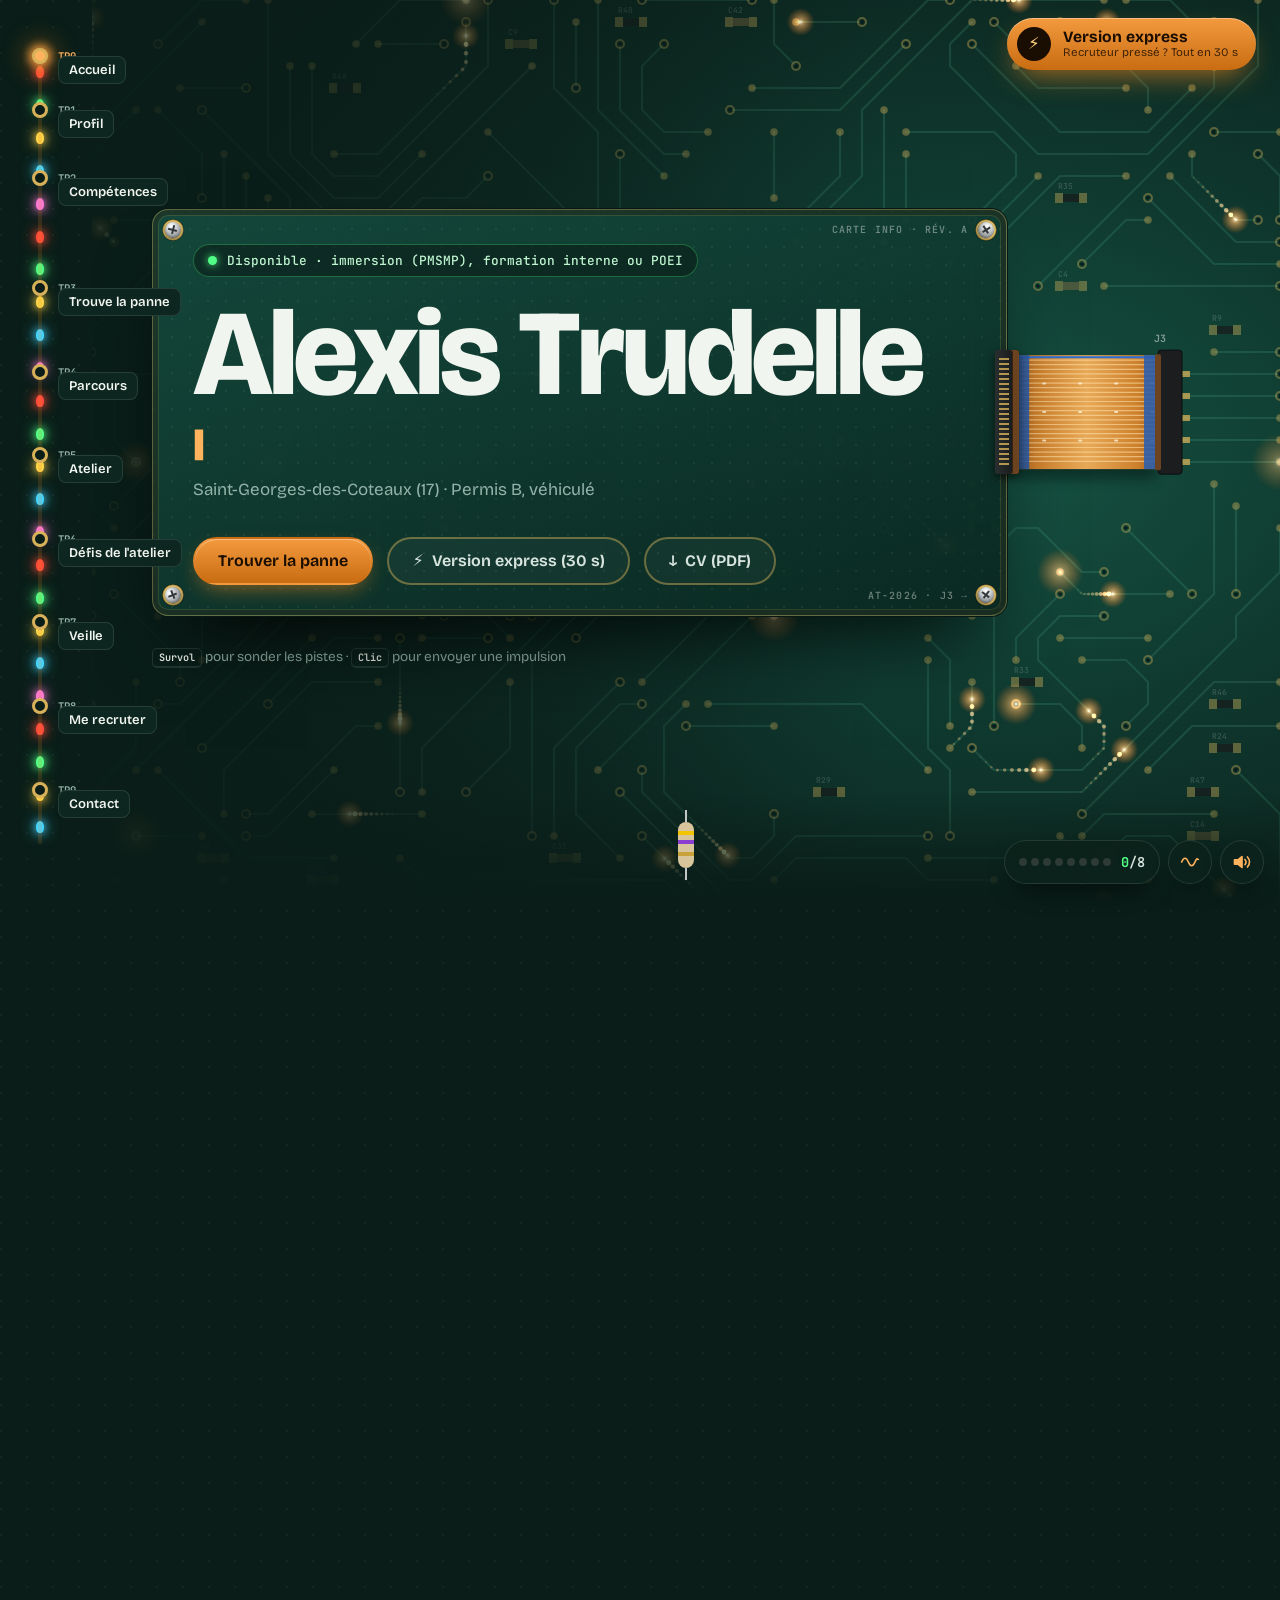
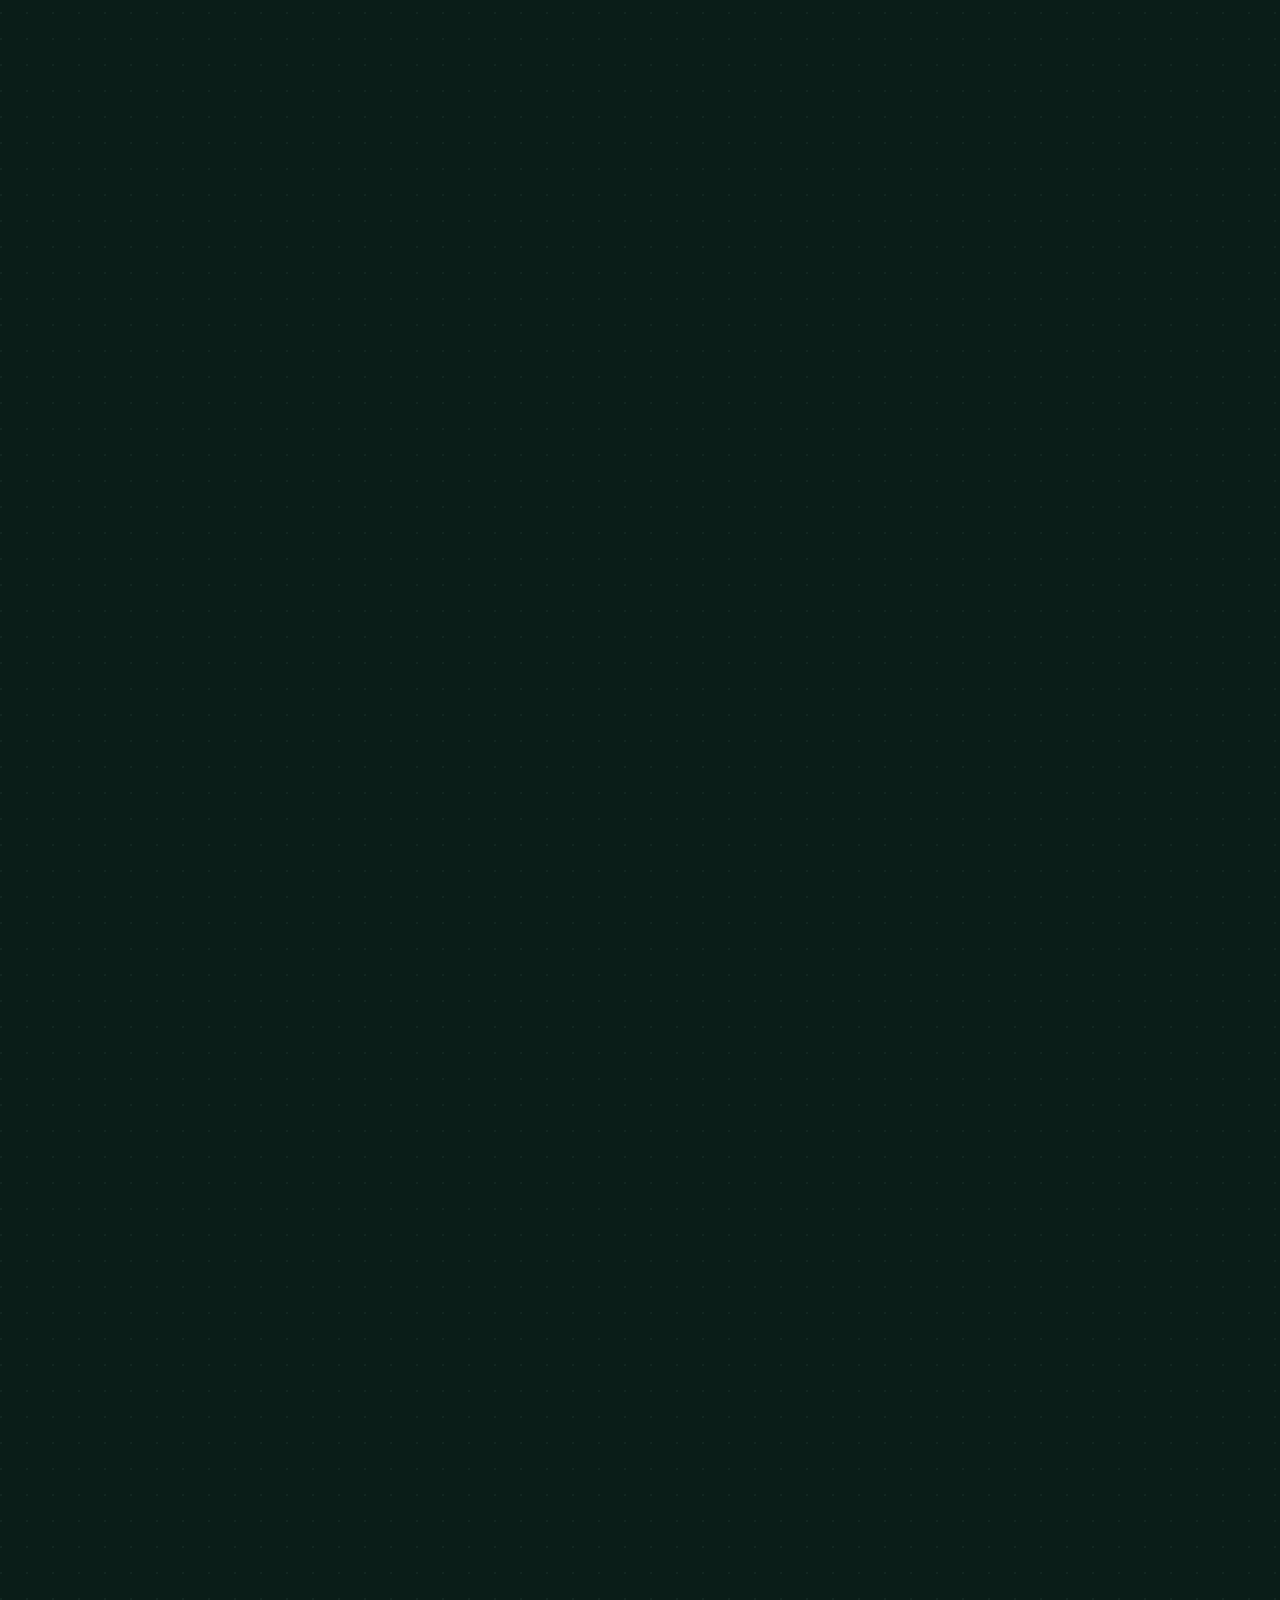
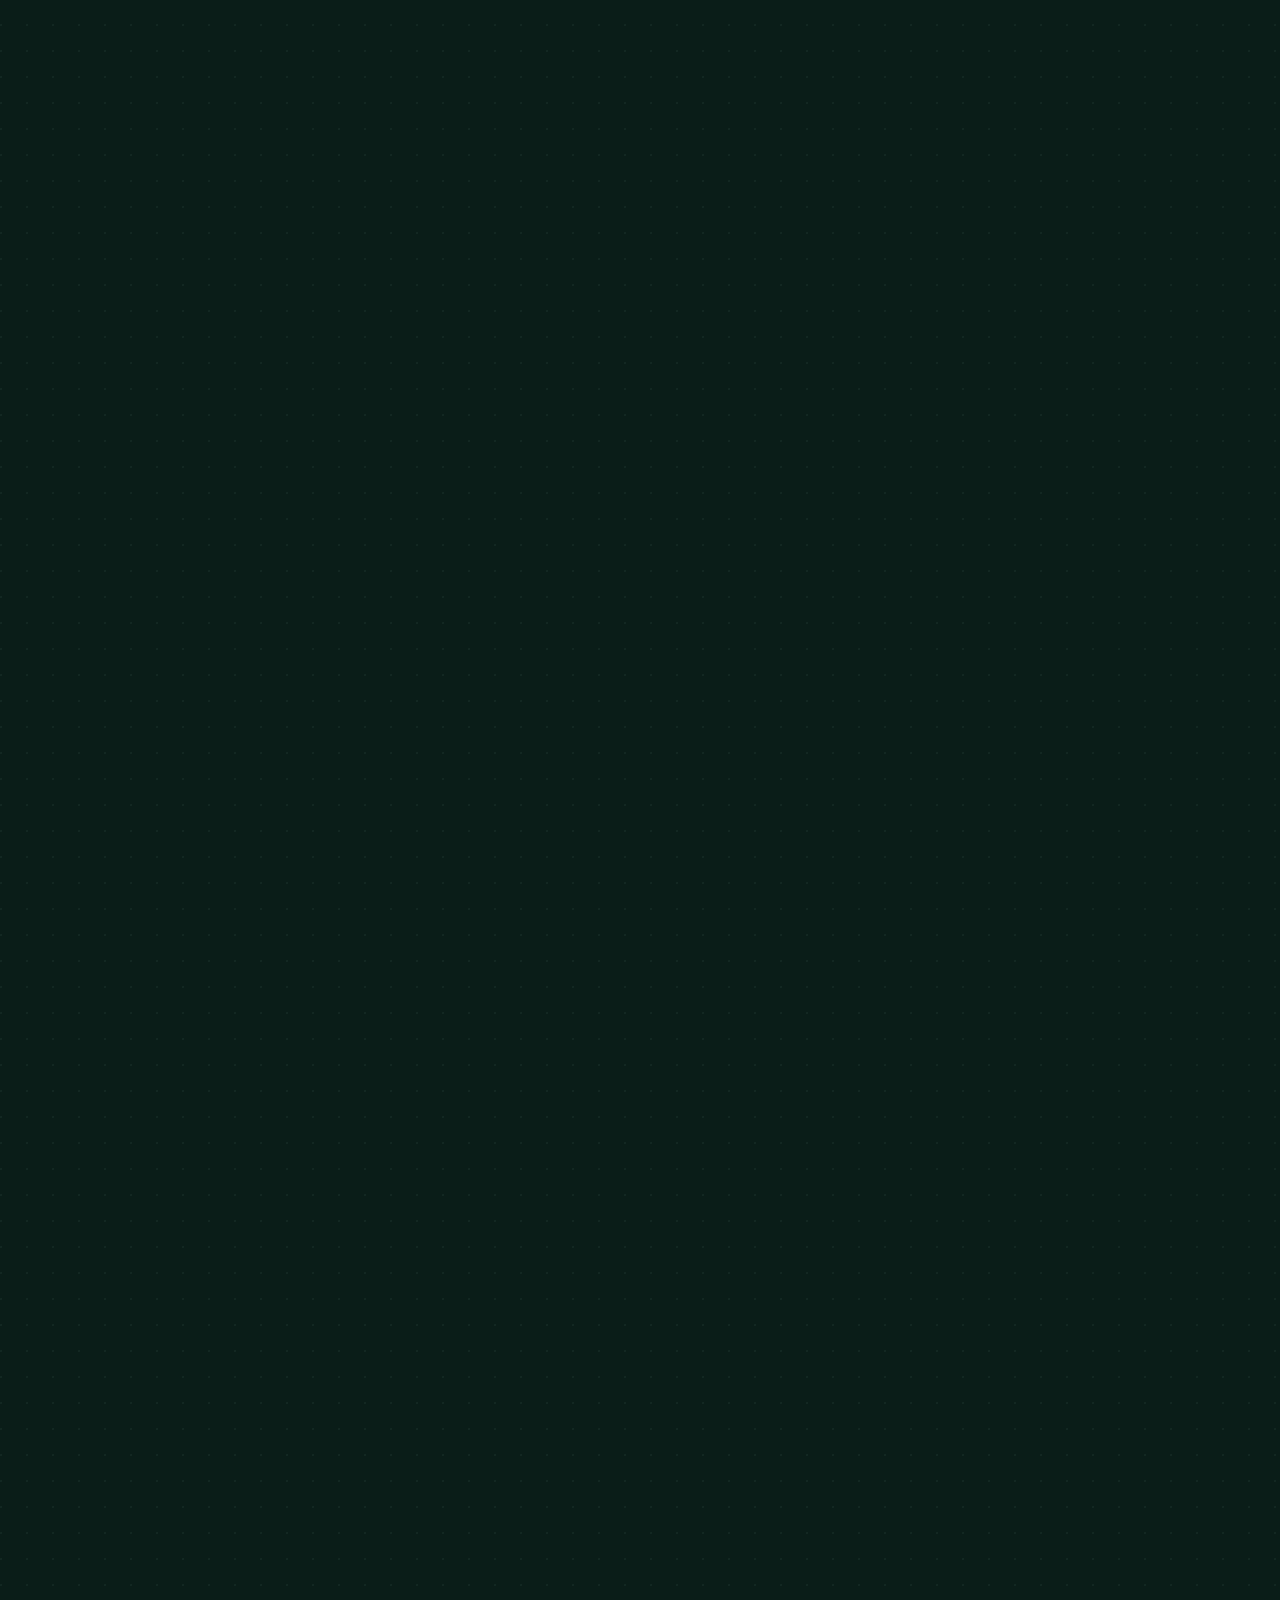
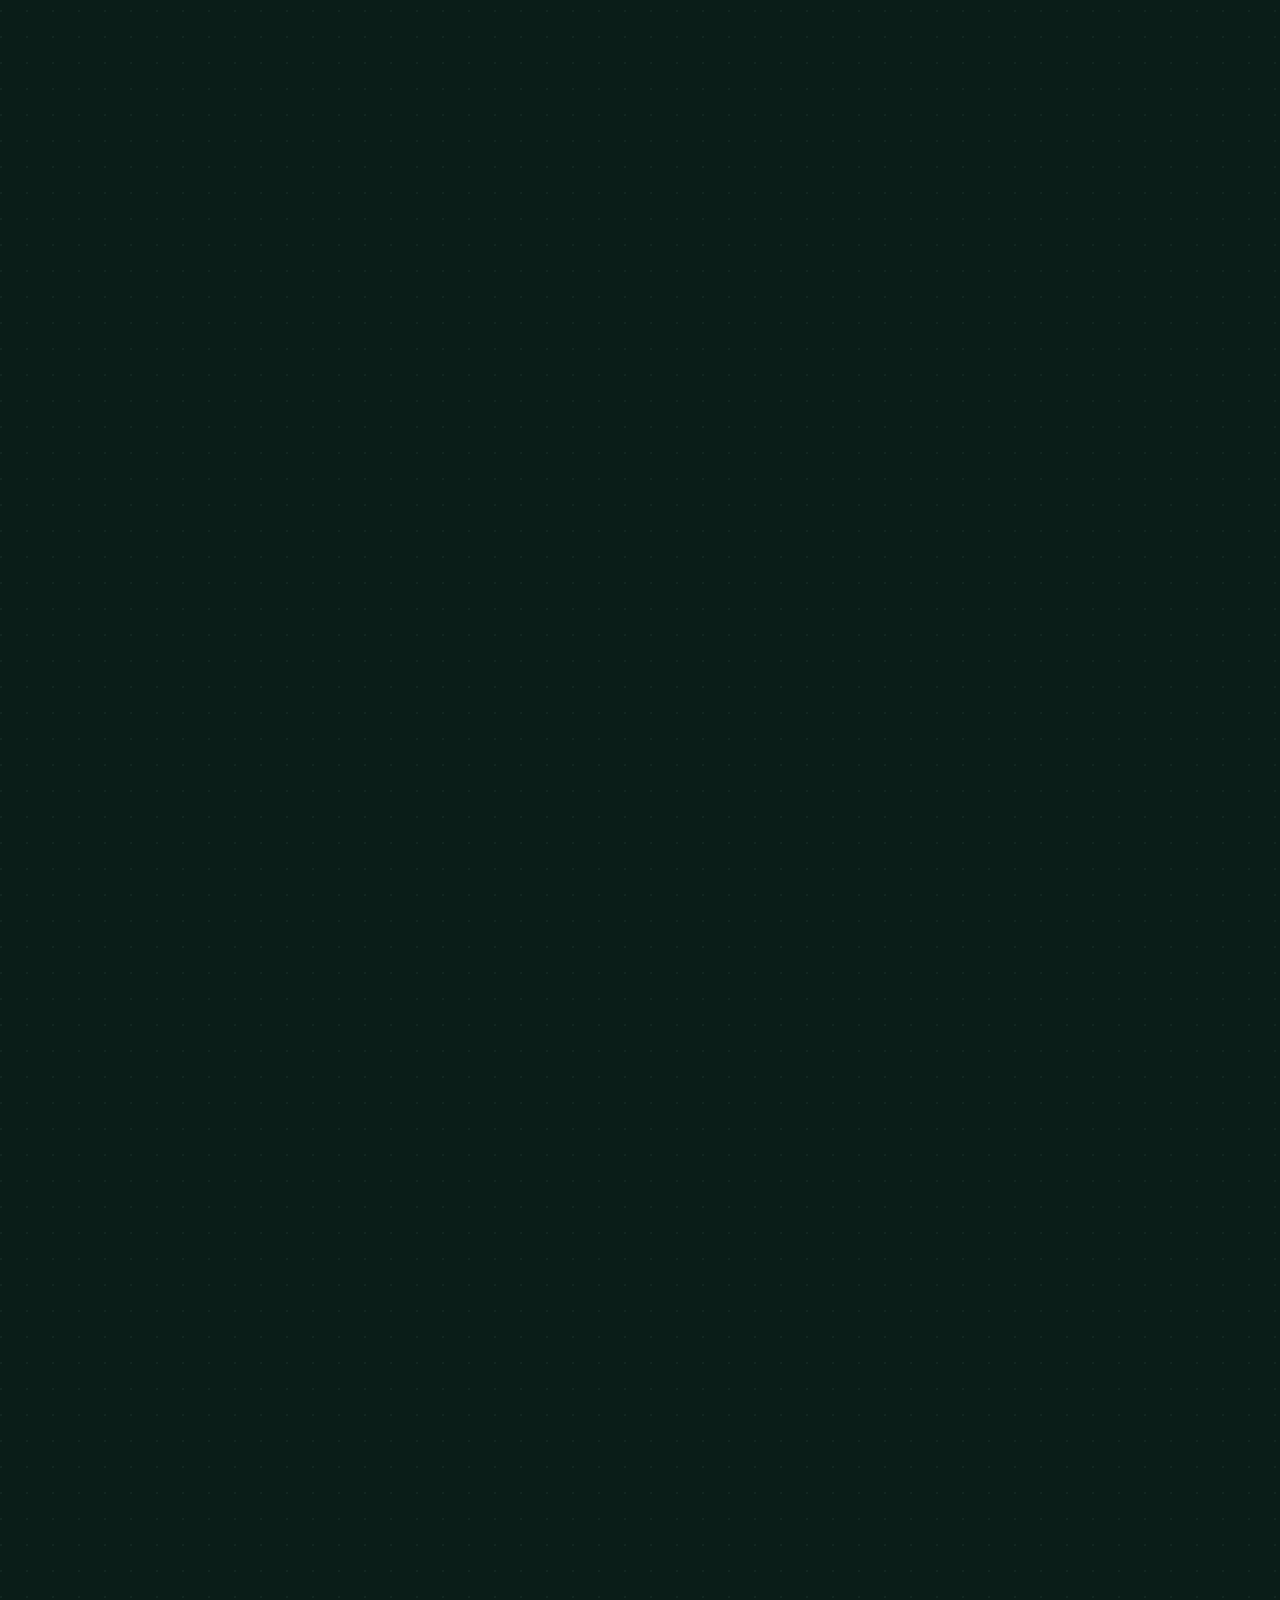
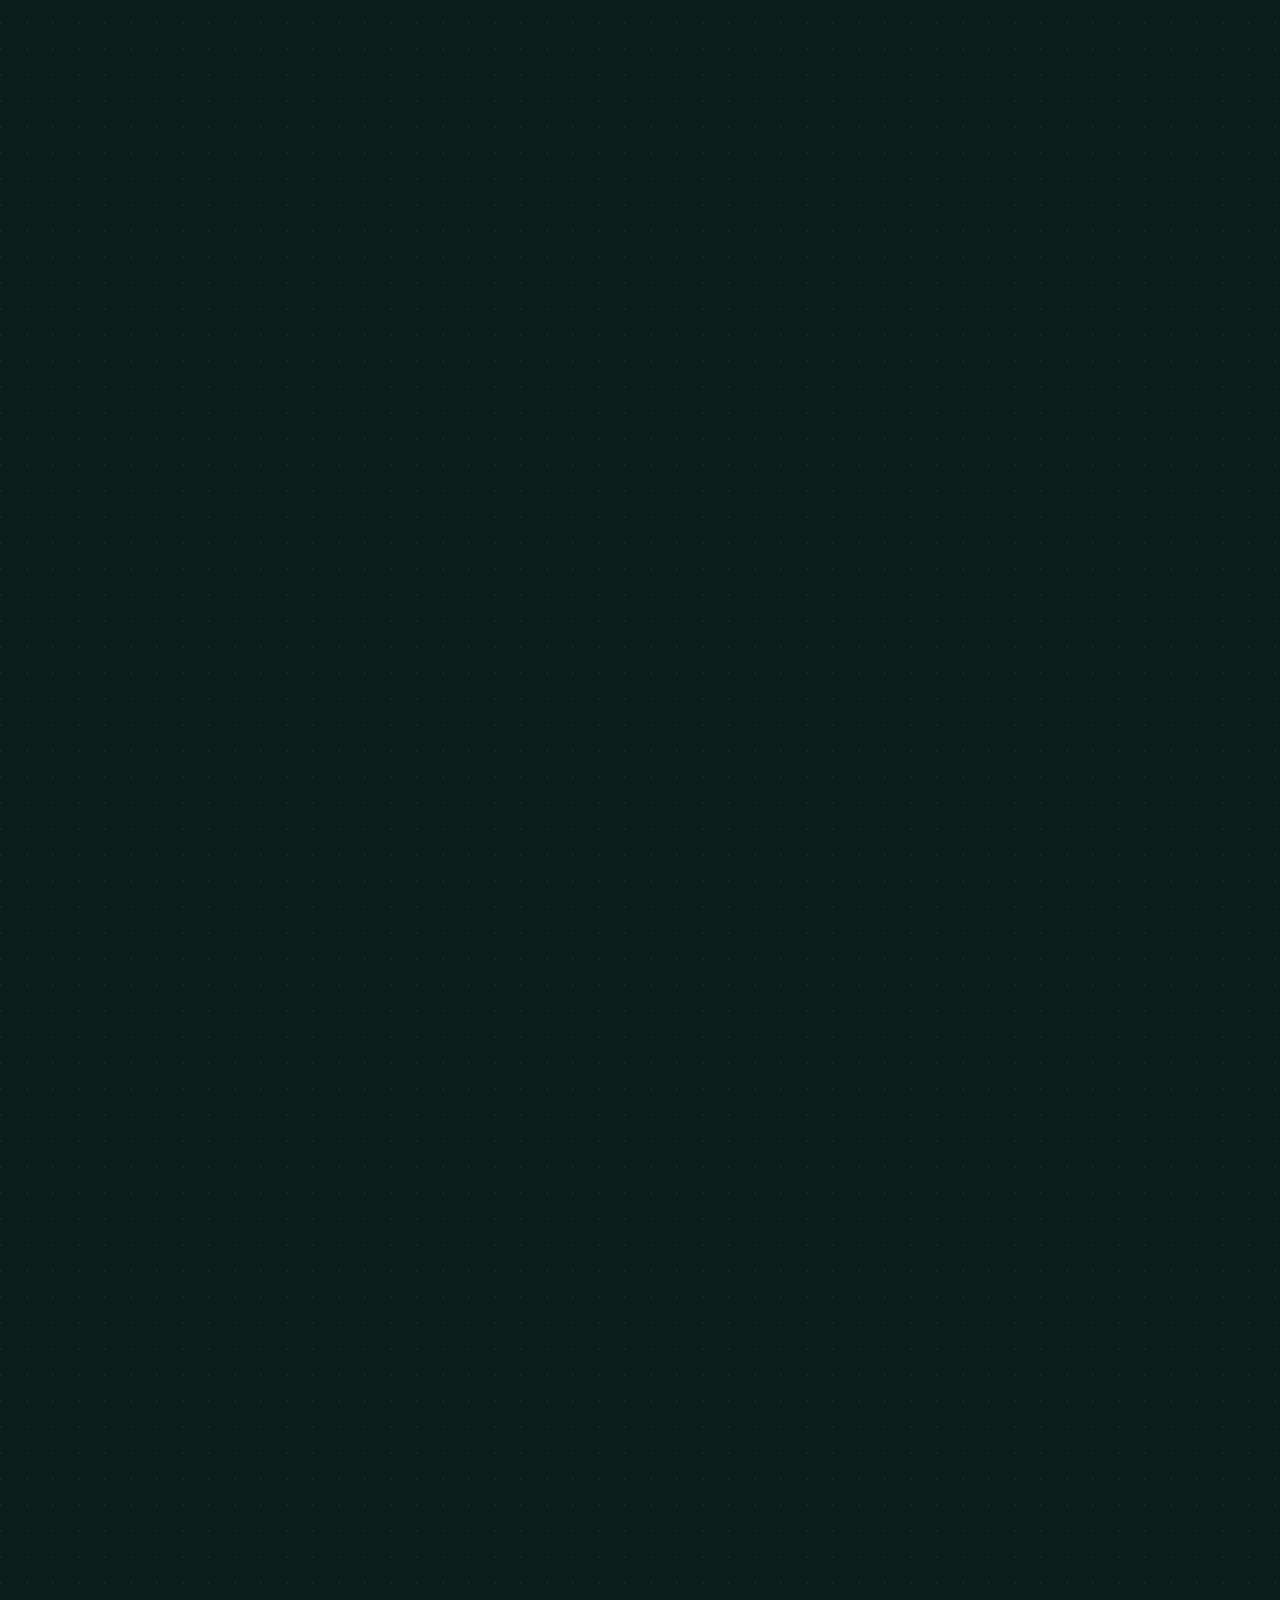
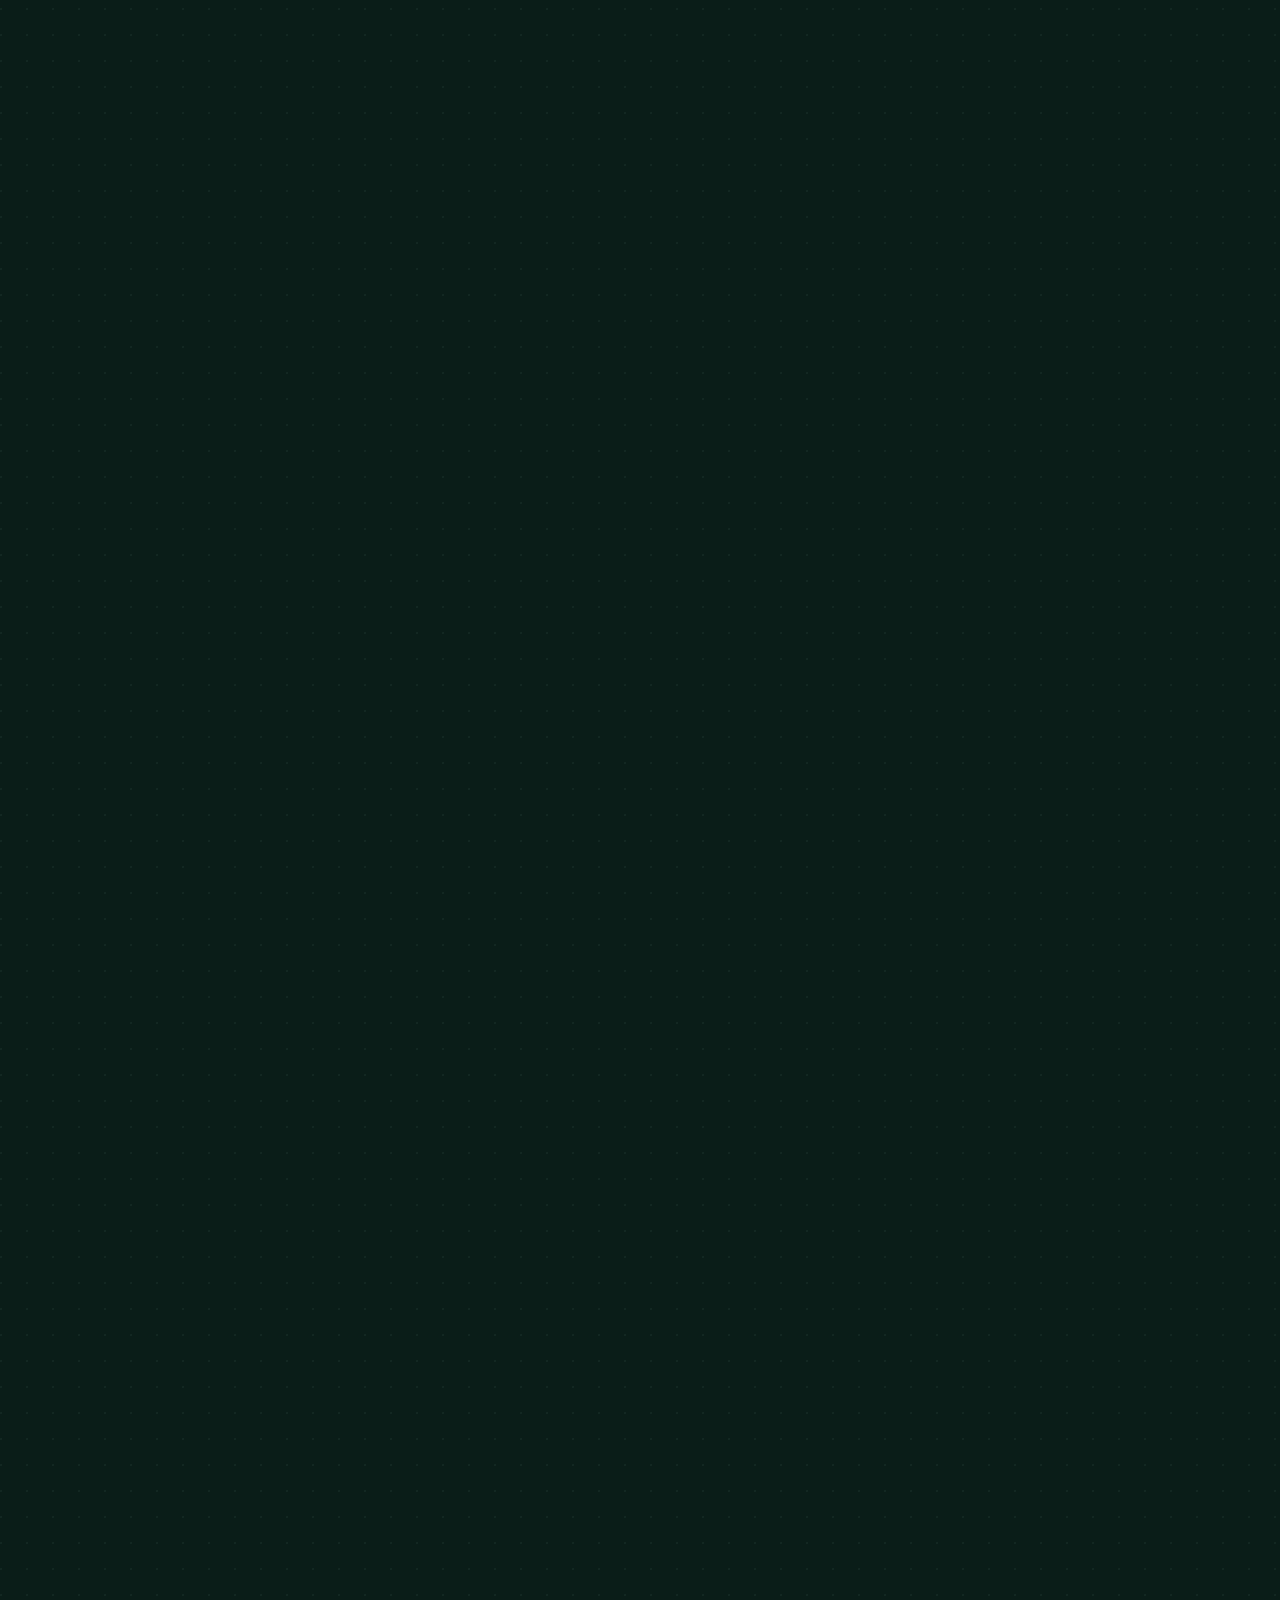
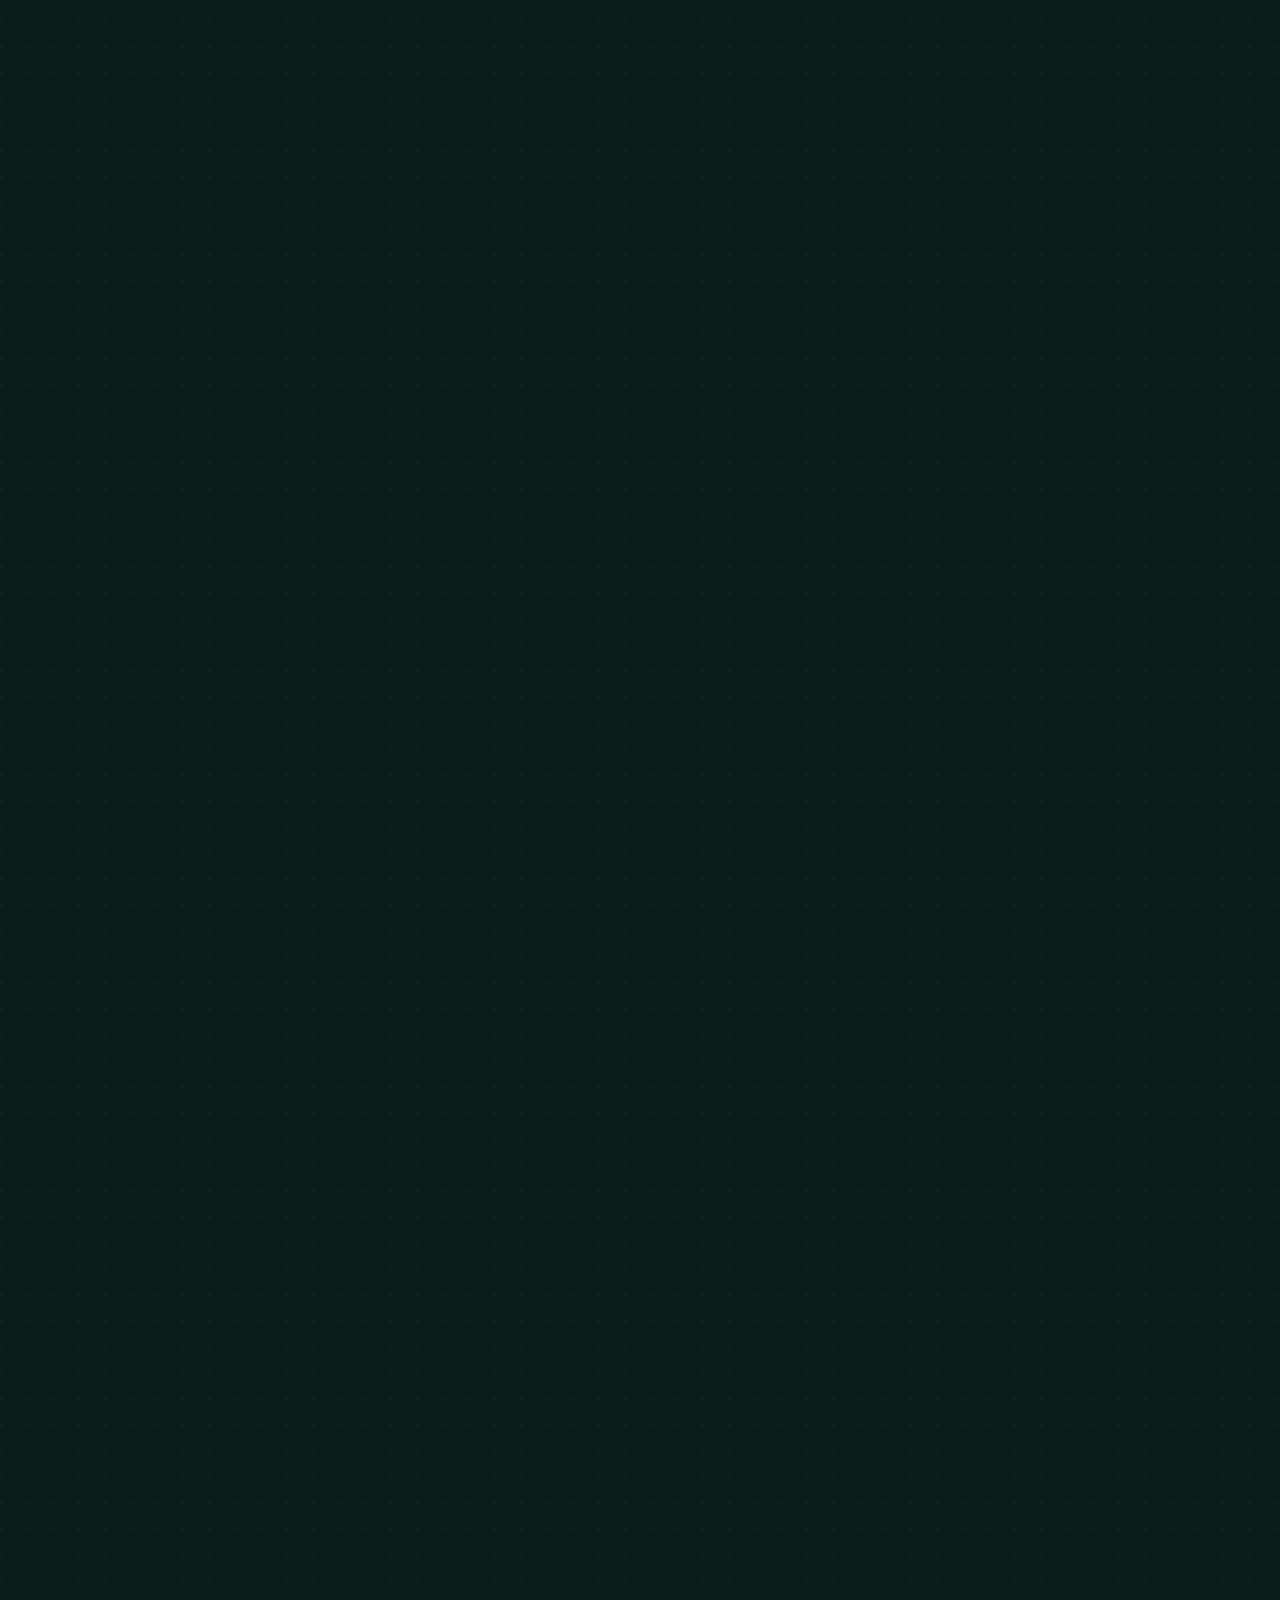
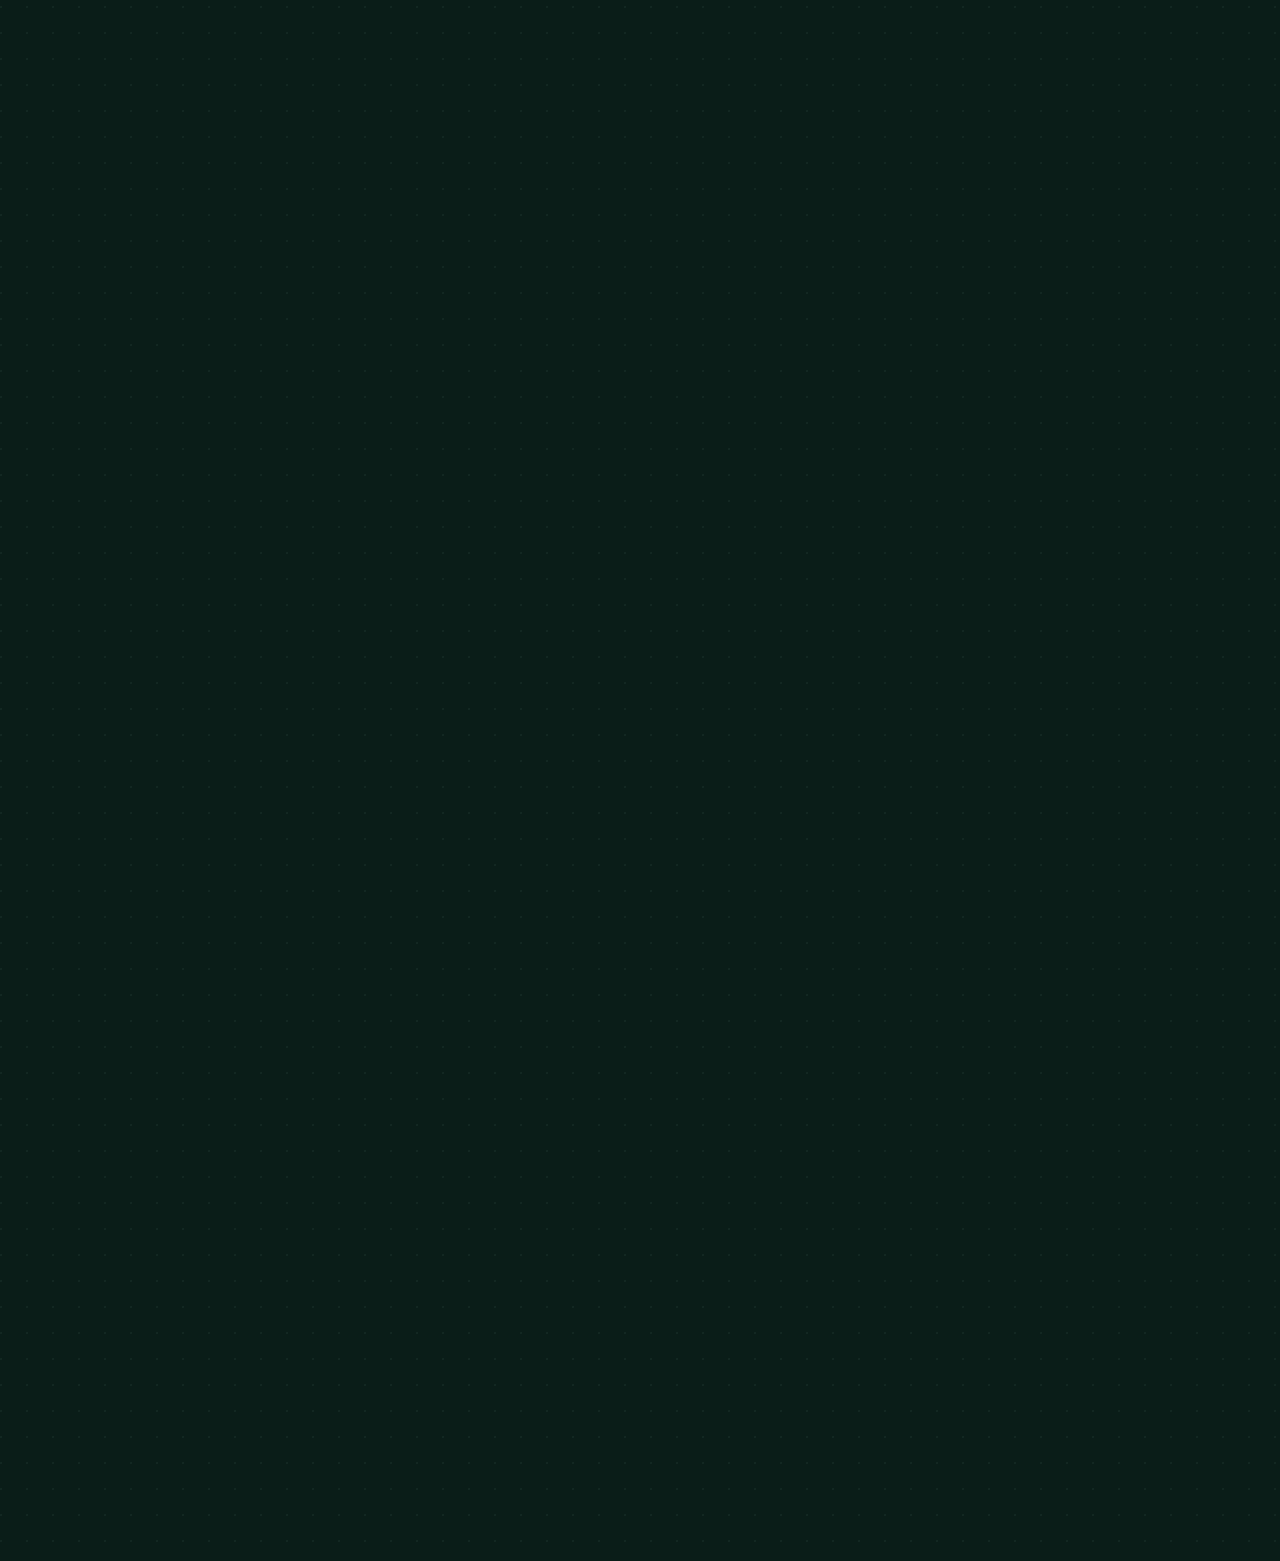
<file: site/index.html>
<!doctype html>
<html lang="fr">
<head>
  <meta charset="utf-8">
  <meta name="viewport" content="width=device-width, initial-scale=1">
  <!-- Politique de sécurité : seules les ressources de ce site peuvent être chargées. -->
  <meta http-equiv="Content-Security-Policy" content="default-src 'none'; script-src 'self'; style-src 'self'; img-src 'self' data:; font-src 'self'; connect-src 'self'; manifest-src 'self'; base-uri 'none'; form-action 'none'; upgrade-insecure-requests">
  <meta name="referrer" content="strict-origin-when-cross-origin">
  <title>Alexis Trudelle — Technicien réparateur en électronique</title>
  <meta name="description" content="Portfolio d'Alexis Trudelle, technicien réparateur en électronique en reconversion : diagnostic de pannes, mesures au multimètre, montage et reconditionnement de PC. Charente-Maritime (17).">
  <meta name="author" content="Alexis Trudelle">
  <meta name="theme-color" content="#0a1d18">
  <meta property="og:type" content="website">
  <meta property="og:locale" content="fr_FR">
  <meta property="og:title" content="Portfolio de Alexis Trudelle">
  <meta property="og:description" content="Un portfolio à dépanner : trouvez la panne au multimètre, ouvrez le boîtier, soudez pour obtenir mes coordonnées.">
  <meta property="og:url" content="https://nameho.github.io/">
  <meta property="og:image" content="https://nameho.github.io/assets/og-image.png">
  <meta property="og:image:width" content="1200">
  <meta property="og:image:height" content="630">
  <meta property="og:image:alt" content="Portfolio d'Alexis Trudelle, technicien réparateur en électronique : une carte électronique avec une LED allumée">
  <meta name="twitter:card" content="summary_large_image">
  <link rel="canonical" href="https://nameho.github.io/">
  <link rel="icon" href="assets/favicon.svg" type="image/svg+xml">
  <link rel="preload" href="assets/fonts/bricolage-grotesque-latin.woff2" as="font" type="font/woff2" crossorigin>
  <link rel="preload" href="assets/fonts/jetbrains-mono-latin.woff2" as="font" type="font/woff2" crossorigin>
  <link rel="stylesheet" href="assets/css/style.css">
  <script src="assets/js/boot.js"></script>
  <script type="module" src="assets/js/main.js"></script>
  <!-- Préchargement : le navigateur télécharge tous les modules en parallèle au lieu de les découvrir en cascade -->
  <link rel="modulepreload" href="assets/js/util.js">
  <link rel="modulepreload" href="assets/js/audio.js">
  <link rel="modulepreload" href="assets/js/hud.js">
  <link rel="modulepreload" href="assets/js/info.js">
  <link rel="modulepreload" href="assets/js/info-data.js">
  <link rel="modulepreload" href="assets/js/nav.js">
  <link rel="modulepreload" href="assets/js/express.js">
  <link rel="modulepreload" href="assets/js/contact-data.js">
  <link rel="modulepreload" href="assets/js/cv.js">
  <link rel="modulepreload" href="assets/js/cv-key.js">
  <link rel="modulepreload" href="assets/js/hero.js">
  <link rel="modulepreload" href="assets/js/profile.js">
  <link rel="modulepreload" href="assets/js/skills.js">
  <link rel="modulepreload" href="assets/js/diag.js">
  <link rel="modulepreload" href="assets/js/rework.js">
  <link rel="modulepreload" href="assets/js/scope.js">
  <link rel="modulepreload" href="assets/js/workshop.js">
  <link rel="modulepreload" href="assets/js/defis.js">
  <link rel="modulepreload" href="assets/js/bios.js">
  <link rel="modulepreload" href="assets/js/colors.js">
  <link rel="modulepreload" href="assets/js/teardown.js">
  <link rel="modulepreload" href="assets/js/veille.js">
  <link rel="modulepreload" href="assets/js/recruit.js">
  <link rel="modulepreload" href="assets/js/contact.js">
  <link rel="modulepreload" href="assets/js/secrets.js">
  <link rel="modulepreload" href="assets/js/console.js">
  <link rel="modulepreload" href="assets/js/seasons.js">
  <!-- Données structurées : aident Google à comprendre qui vous êtes (sans e-mail ni téléphone) -->
  <!-- Données structurées pour les moteurs de recherche : nom du site + fiche « Personne » -->
  <script type="application/ld+json">
  {
    "@context": "https://schema.org",
    "@type": "WebSite",
    "name": "Portfolio de Alexis Trudelle",
    "alternateName": ["Alexis Trudelle", "nameho.github.io"],
    "url": "https://nameho.github.io/"
  }
  </script>
  <script type="application/ld+json">
  {
    "@context": "https://schema.org",
    "@type": "ProfilePage",
    "url": "https://nameho.github.io/",
    "inLanguage": "fr-FR",
    "dateModified": "2026-10-06",
    "mainEntity": {
      "@type": "Person",
      "name": "Alexis Trudelle",
      "jobTitle": "Technicien réparateur en électronique (en reconversion)",
      "description": "Technicien en reconversion vers la réparation électronique : diagnostic de pannes, mesures au multimètre, montage et reconditionnement de PC. Ouvert à une immersion (PMSMP), une formation interne ou une POEI.",
      "url": "https://nameho.github.io/",
      "address": {
        "@type": "PostalAddress",
        "addressLocality": "Saint-Georges-des-Coteaux",
        "addressRegion": "Charente-Maritime",
        "addressCountry": "FR"
      },
      "knowsLanguage": ["fr", "en"],
      "knowsAbout": ["Réparation électronique", "Diagnostic de pannes", "Multimètre", "Soudure", "Montage de PC", "Reconditionnement informatique", "Réparation de PC portables", "Remplacement d'écran de PC portable", "Protection antistatique (ESD)", "Dépannage informatique"],
      "hasCredential": [
        { "@type": "EducationalOccupationalCredential", "name": "Titre professionnel Concepteur Développeur d'Applications", "credentialCategory": "Titre professionnel" },
        { "@type": "EducationalOccupationalCredential", "name": "Titre professionnel Développeur Web et Web Mobile", "credentialCategory": "Titre professionnel" },
        { "@type": "EducationalOccupationalCredential", "name": "Titre professionnel Technicien d'assistance en informatique", "credentialCategory": "Titre professionnel" },
        { "@type": "EducationalOccupationalCredential", "name": "Titre professionnel Conducteur de pelle hydraulique et de chargeuse pelleteuse", "credentialCategory": "Titre professionnel" },
        { "@type": "EducationalOccupationalCredential", "name": "Bac Pro Maintenance des véhicules et matériels", "credentialCategory": "Diplôme" }
      ],
      "sameAs": ["https://github.com/Nameho"]
    }
  }
  </script>
</head>
<body>
  <a class="skip" href="#profil">Aller au contenu</a>

  <!-- ============ Barre du haut (mobile / tablette) ============ -->
  <header class="topbar">
    <a class="topbar-logo" href="#accueil" aria-label="AT, retour en haut de page">
      <span class="chip-logo" aria-hidden="true">AT</span>
    </a>
    <p class="topbar-current" aria-hidden="true">Accueil</p>
    <button class="topbar-express" type="button" data-express><span aria-hidden="true">⚡</span> Express</button>
    <button class="topbar-menu" type="button" aria-expanded="false" aria-controls="menu-panel">
      <span class="sr-only">Menu</span><span class="burger" aria-hidden="true"><i></i><i></i><i></i></span>
    </button>
    <span class="topbar-progress" aria-hidden="true"></span>
  </header>

  <!-- ============ Navigation : une piste avec des points de test ============ -->
  <nav class="trace-nav" id="menu-panel" aria-label="Sections du portfolio">
    <span class="trace-rail" aria-hidden="true"><span class="trace-fill"></span><span class="trace-spark"></span></span>
    <ol>
      <li><a href="#accueil"><span class="tp" aria-hidden="true"></span><span class="tp-code" aria-hidden="true">TP0</span><span class="tp-label">Accueil</span></a></li>
      <li><a href="#profil"><span class="tp" aria-hidden="true"></span><span class="tp-code" aria-hidden="true">TP1</span><span class="tp-label">Profil</span></a></li>
      <li><a href="#competences"><span class="tp" aria-hidden="true"></span><span class="tp-code" aria-hidden="true">TP2</span><span class="tp-label">Compétences</span></a></li>
      <li><a href="#diagnostic"><span class="tp" aria-hidden="true"></span><span class="tp-code" aria-hidden="true">TP3</span><span class="tp-label">Trouve la panne</span></a></li>
      <li><a href="#parcours"><span class="tp" aria-hidden="true"></span><span class="tp-code" aria-hidden="true">TP4</span><span class="tp-label">Parcours</span></a></li>
      <li><a href="#atelier"><span class="tp" aria-hidden="true"></span><span class="tp-code" aria-hidden="true">TP5</span><span class="tp-label">Atelier</span></a></li>
      <li><a href="#defis"><span class="tp" aria-hidden="true"></span><span class="tp-code" aria-hidden="true">TP6</span><span class="tp-label">Défis de l'atelier</span></a></li>
      <li><a href="#veille"><span class="tp" aria-hidden="true"></span><span class="tp-code" aria-hidden="true">TP7</span><span class="tp-label">Veille</span></a></li>
      <li><a href="#recruter"><span class="tp" aria-hidden="true"></span><span class="tp-code" aria-hidden="true">TP8</span><span class="tp-label">Me recruter</span></a></li>
      <li><a href="#contact"><span class="tp" aria-hidden="true"></span><span class="tp-code" aria-hidden="true">TP9</span><span class="tp-label">Contact</span></a></li>
    </ol>
  </nav>

  <!-- Accès rapide pour les recruteurs pressés (grand écran ; sur mobile, il est dans la barre du haut) -->
  <button class="express-fab" type="button" data-express>
    <span class="xf-bolt" aria-hidden="true">⚡</span>
    <span class="xf-text"><b>Version express</b><small>Recruteur pressé ? Tout en 30 s</small></span>
  </button>

  <main>
    <!-- ============ TP0 · Accueil ============ -->
    <section id="accueil" class="hero">
      <canvas class="hero-canvas" aria-hidden="true"></canvas>
      <div class="hero-veil" aria-hidden="true"></div>
      <svg class="hero-ribbon" aria-hidden="true"></svg>
      <div class="wrap hero-inner">
        <!-- Carte fille : le bloc d'infos, vissé sur entretoises et relié au circuit du fond par une nappe -->
        <div class="info-board">
          <span class="ib-hole ib-tl" aria-hidden="true"></span>
          <span class="ib-hole ib-tr" aria-hidden="true"></span>
          <span class="ib-hole ib-bl" aria-hidden="true"></span>
          <span class="ib-hole ib-br" aria-hidden="true"></span>
          <span class="ib-silk ib-silk-top" aria-hidden="true">CARTE INFO · RÉV. A</span>
          <span class="ib-silk ib-silk-bottom" aria-hidden="true">AT-2026 · J3 →</span>
          <span class="ib-conn" aria-hidden="true"><i></i></span>
        <p class="hero-status"><span class="led led-green" aria-hidden="true"></span>Disponible · immersion (PMSMP), formation interne ou POEI</p>
        <h1 class="hero-name">
          <span class="sr-only">Alexis Trudelle</span>
          <span class="hero-name-fx" aria-hidden="true">Alexis Trudelle</span>
        </h1>
        <p class="hero-role">
          <span class="sr-only">Technicien réparateur en électronique, en reconversion</span>
          <span class="hero-role-fx" aria-hidden="true">Technicien réparateur en électronique</span>
          <span class="role-tag" aria-hidden="true">en reconversion</span>
        </p>
        <p class="hero-meta">Saint-Georges-des-Coteaux (17) · Permis B, véhiculé</p>
        <div class="hero-cta">
          <a class="btn btn-copper" href="#diagnostic">Trouver la panne</a>
          <button class="btn btn-ghost" type="button" data-express><span aria-hidden="true">⚡</span> Version express (30 s)</button>
          <button class="btn btn-ghost" type="button" data-cv><span aria-hidden="true">↓</span> CV (PDF)</button>
        </div>
        </div>
        <p class="hero-hint" aria-hidden="true"><span class="kbd">Survol</span> pour sonder les pistes · <span class="kbd">Clic</span> pour envoyer une impulsion</p>
      </div>
      <a class="hero-scroll" href="#profil"><span class="sr-only">Descendre vers le profil</span><span class="scroll-res" aria-hidden="true"><i></i><i></i><i></i></span></a>
    </section>

    <!-- ============ TP1 · Profil ============ -->
    <section id="profil" class="section">
      <div class="wrap">
        <header class="sec-head" data-reveal>
          <span class="sec-tp">TP1</span>
          <h2>Profil</h2>
          <span class="sec-trace" aria-hidden="true"></span>
        </header>

        <article class="datasheet" data-reveal>
          <header class="ds-head">
            <p class="ds-ref">AT-2026</p>
            <p class="ds-title">Technicien réparateur en électronique<br><span>Fiche technique · Rév. 10/2026</span></p>
            <p class="ds-state"><span class="led led-green" aria-hidden="true"></span>En recherche active</p>
          </header>

          <div class="ds-grid">
            <div class="ds-desc">
              <h3>Description générale</h3>
              <p>Bac Pro mécanique, puis trois titres professionnels en informatique (assistance et développement)&nbsp;: mon parcours a un fil conducteur, comprendre comment fonctionne un appareil pour le remettre en état. En septembre 2026, une semaine en atelier de reconditionnement a été le déclic&nbsp;: démonter, diagnostiquer, remplacer la pièce fautive et voir le PC redémarrer. C'est ce métier que je veux exercer.</p>
              <p>Minutieux, calme et rigoureux, je cherche un poste en atelier pour diagnostiquer et réparer tout type d'appareil électronique. Ouvert à une immersion (PMSMP), une formation interne ou une POEI.</p>

              <h3>Caractéristiques</h3>
              <table class="ds-table">
                <thead>
                  <tr><th scope="col">Paramètre</th><th scope="col">Valeur</th><th scope="col">Conditions</th></tr>
                </thead>
                <tbody>
                  <tr><th scope="row">Formation</th><td>4 titres pro + Bac Pro</td><td>Informatique, engins, mécanique</td></tr>
                  <tr><th scope="row">Méthode</th><td>Mesurer → isoler → réparer</td><td>Multimètre en main</td></tr>
                  <tr><th scope="row">Mobilité</th><td>Permis B, véhiculé</td><td>Charente-Maritime (17)</td></tr>
                  <tr><th scope="row">Langues</th><td>Français · Anglais</td><td>Langue maternelle · niveau B1</td></tr>
                  <tr><th scope="row">Centres d'intérêt</th><td>Électronique, dépannage</td><td>Assemblage de PC, bricolage de précision</td></tr>
                </tbody>
              </table>
            </div>

            <figure class="ds-pinout">
              <figcaption>Brochage <span>(vue de dessus)</span></figcaption>
              <div class="dip8">
                <div class="dip8-col dip8-left">
                  <button class="pin" type="button" data-desc="Minutie : chaque vis, chaque nappe, chaque soudure à sa place."><span class="pin-num">1</span><span class="pin-name">MIN</span></button>
                  <button class="pin" type="button" data-desc="Calme : une panne se règle à tête reposée, pas dans la précipitation."><span class="pin-num">2</span><span class="pin-name">CLM</span></button>
                  <button class="pin" type="button" data-desc="Rigueur : procédures et consignes de sécurité respectées à la lettre."><span class="pin-num">3</span><span class="pin-name">RIG</span></button>
                  <button class="pin" type="button" data-desc="GND : les pieds sur terre. Je mesure avant de conclure."><span class="pin-num">4</span><span class="pin-name">GND</span></button>
                </div>
                <div class="dip8-body" aria-hidden="true">
                  <span class="dip8-notch"></span>
                  <span class="dip8-text">AT-2026<br><small>REPAIR</small></span>
                  <span class="dip8-dot"></span>
                </div>
                <div class="dip8-col dip8-right">
                  <button class="pin" type="button" data-desc="VCC : la motivation qui alimente toute la reconversion."><span class="pin-num">8</span><span class="pin-name">VCC</span></button>
                  <button class="pin" type="button" data-desc="CLK : ponctualité. L'horloge interne ne dérive pas."><span class="pin-num">7</span><span class="pin-name">CLK</span></button>
                  <button class="pin" type="button" data-desc="Travail en équipe : de jour comme de nuit, j'ai appris à compter sur les autres et à être fiable."><span class="pin-num">6</span><span class="pin-name">EQP</span></button>
                  <button class="pin" type="button" data-desc="Autonomie : je sais avancer seul sur un diagnostic, et demander quand il le faut."><span class="pin-num">5</span><span class="pin-name">AUT</span></button>
                </div>
              </div>
              <p class="pin-caption" aria-live="polite">Survolez ou touchez une broche.</p>
            </figure>
          </div>
        </article>
      </div>
    </section>

    <!-- ============ TP2 · Compétences ============ -->
    <section id="competences" class="section">
      <div class="wrap">
        <header class="sec-head" data-reveal>
          <span class="sec-tp">TP2</span>
          <h2>Compétences</h2>
          <span class="sec-trace" aria-hidden="true"></span>
        </header>
        <p class="sec-intro" data-reveal>Mes compétences sont rangées dans ce boîtier. Dévissez-le pour inspecter la carte&nbsp;: chaque composant correspond à une compétence.</p>

        <div class="skills" data-reveal>
          <div class="skills-stage">
            <div class="case" data-state="closed">
              <div class="case-board">
                  <svg class="board-svg" viewBox="0 0 900 520" role="img" aria-labelledby="board-title">
                    <title id="board-title">Carte électronique : chaque composant représente une compétence</title>
                    <defs>
                      <linearGradient id="g-chip" x1="0" y1="0" x2="1" y2="1"><stop offset="0" stop-color="#3a3f42"/><stop offset=".5" stop-color="#1c1f21"/><stop offset="1" stop-color="#0e1011"/></linearGradient>
                      <linearGradient id="g-can" x1="0" y1="0" x2="0" y2="1"><stop offset="0" stop-color="#f3f4f0"/><stop offset=".45" stop-color="#b7bab5"/><stop offset="1" stop-color="#6d716e"/></linearGradient>
                      <radialGradient id="g-cap" cx=".4" cy=".35" r=".75"><stop offset="0" stop-color="#4f80e8"/><stop offset=".7" stop-color="#2a4fb0"/><stop offset="1" stop-color="#132a63"/></radialGradient>
                      <radialGradient id="g-captop" cx=".38" cy=".32" r=".8"><stop offset="0" stop-color="#fafbfb"/><stop offset=".55" stop-color="#c5cbcf"/><stop offset="1" stop-color="#858d92"/></radialGradient>
                      <linearGradient id="g-smd" x1="0" y1="0" x2="0" y2="1"><stop offset="0" stop-color="#3a3d3f"/><stop offset="1" stop-color="#0d0e0f"/></linearGradient>
                      <linearGradient id="g-mlcc" x1="0" y1="0" x2="0" y2="1"><stop offset="0" stop-color="#d4b083"/><stop offset="1" stop-color="#8a6a43"/></linearGradient>
                    </defs>
                  
                    <!-- Carte : vernis épargne, trame de la fibre de verre, pistes, reflet -->
                    <rect x="6" y="6" width="888" height="508" rx="18" fill="url(#hd-mask)" stroke="#0a2a20" stroke-width="2"/>
                    <rect x="6" y="6" width="888" height="508" rx="18" fill="url(#hd-weave)"/>
                    <g class="b-traces-edge" fill="none" stroke-linecap="round" stroke-linejoin="round" aria-hidden="true">
                      <path class="trc-edge trc-edge-power" d="M64 90 H80"/>
                      <path class="trc-edge trc-edge-power" d="M220 90 H262 L300 128 V204 H326"/>
                      <path class="trc-edge" d="M180 190 H326"/>
                      <path class="trc-edge" d="M172 290 H326"/>
                      <path class="trc-edge" d="M250 228 H326"/>
                      <path class="trc-edge" d="M250 240 H326"/>
                      <path class="trc-edge" d="M250 252 H326"/>
                      <path class="trc-edge" d="M504 192 H528 L548 172 H600"/>
                      <path class="trc-edge" d="M504 204 H528 L548 184 H600"/>
                      <path class="trc-edge" d="M504 216 H528 L548 196 H600"/>
                      <path class="trc-edge" d="M504 228 H528 L548 208 H600"/>
                      <path class="trc-edge" d="M504 240 H528 L548 220 H600"/>
                      <path class="trc-edge" d="M504 252 H528 L548 232 H600"/>
                      <path class="trc-edge" d="M504 276 H520 L540 296 H650"/>
                      <path class="trc-edge" d="M504 288 H520 L540 308 H650"/>
                      <path class="trc-edge" d="M504 300 H520 L540 320 H650"/>
                      <path class="trc-edge" d="M400 166 V104"/>
                      <path class="trc-edge" d="M436 166 V104"/>
                      <path class="trc-edge" d="M472 166 V104"/>
                      <path class="trc-edge" d="M376 344 V395"/>
                      <path class="trc-edge" d="M424 344 V395"/>
                      <path class="trc-edge" d="M484 344 V364 L525 405 H700"/>
                      <path class="trc-edge" d="M472 344 V366 L521 415 H700"/>
                      <path class="trc-edge" d="M460 344 V368 L517 425 H700"/>
                    </g>
                    <g class="b-traces" fill="none" stroke-linecap="round" stroke-linejoin="round">
                      <path class="trc trc-power" pathLength="1" d="M64 90 H80"/>
                      <path class="trc trc-power" pathLength="1" d="M220 90 H262 L300 128 V204 H326"/>
                      <path class="trc" pathLength="1" d="M180 190 H326"/>
                      <path class="trc" pathLength="1" d="M172 290 H326"/>
                      <path class="trc" pathLength="1" d="M250 228 H326"/>
                      <path class="trc" pathLength="1" d="M250 240 H326"/>
                      <path class="trc" pathLength="1" d="M250 252 H326"/>
                      <path class="trc" pathLength="1" d="M504 192 H528 L548 172 H600"/>
                      <path class="trc" pathLength="1" d="M504 204 H528 L548 184 H600"/>
                      <path class="trc" pathLength="1" d="M504 216 H528 L548 196 H600"/>
                      <path class="trc" pathLength="1" d="M504 228 H528 L548 208 H600"/>
                      <path class="trc" pathLength="1" d="M504 240 H528 L548 220 H600"/>
                      <path class="trc" pathLength="1" d="M504 252 H528 L548 232 H600"/>
                      <path class="trc" pathLength="1" d="M504 276 H520 L540 296 H650"/>
                      <path class="trc" pathLength="1" d="M504 288 H520 L540 308 H650"/>
                      <path class="trc" pathLength="1" d="M504 300 H520 L540 320 H650"/>
                      <path class="trc" pathLength="1" d="M400 166 V104"/>
                      <path class="trc" pathLength="1" d="M436 166 V104"/>
                      <path class="trc" pathLength="1" d="M472 166 V104"/>
                      <path class="trc" pathLength="1" d="M376 344 V395"/>
                      <path class="trc" pathLength="1" d="M424 344 V395"/>
                      <path class="trc" pathLength="1" d="M484 344 V364 L525 405 H700"/>
                      <path class="trc" pathLength="1" d="M472 344 V366 L521 415 H700"/>
                      <path class="trc" pathLength="1" d="M460 344 V368 L517 425 H700"/>
                    </g>
                    <g class="b-flow" fill="none" stroke-linecap="round">
                      <path class="trc-flow" pathLength="1" d="M64 90 H80 M220 90 H262 L300 128 V204 H326"/>
                      <path class="trc-flow" pathLength="1" d="M504 204 H528 L548 184 H600"/>
                      <path class="trc-flow" pathLength="1" d="M504 288 H520 L540 308 H650"/>
                      <path class="trc-flow" pathLength="1" d="M472 344 V366 L521 415 H700"/>
                    </g>
                    <rect x="6" y="6" width="888" height="508" rx="18" fill="url(#hd-sheen)"/>
                    <rect x="9.5" y="9.5" width="881" height="501" rx="15" fill="none" stroke="#6fe0b0" stroke-opacity=".12"/>
                  
                    <!-- Trous de fixation, vias, mires -->
                    <g class="b-holes" aria-hidden="true">
                      <circle cx="40" cy="40" r="16" fill="url(#hd-gold)"/><circle cx="40" cy="40" r="9.5" fill="#04100c"/>
                      <circle cx="860" cy="40" r="16" fill="url(#hd-gold)"/><circle cx="860" cy="40" r="9.5" fill="#04100c"/>
                      <circle cx="40" cy="480" r="16" fill="url(#hd-gold)"/><circle cx="40" cy="480" r="9.5" fill="#04100c"/>
                      <circle cx="860" cy="480" r="16" fill="url(#hd-gold)"/><circle cx="860" cy="480" r="9.5" fill="#04100c"/>
                      <circle cx="300" cy="128" r="4.2" fill="url(#hd-gold)"/><circle cx="300" cy="128" r="1.8" fill="#04100c"/>
                      <circle cx="548" cy="172" r="4.2" fill="url(#hd-gold)"/><circle cx="548" cy="172" r="1.8" fill="#04100c"/>
                      <circle cx="540" cy="296" r="4.2" fill="url(#hd-gold)"/><circle cx="540" cy="296" r="1.8" fill="#04100c"/>
                      <circle cx="525" cy="405" r="4.2" fill="url(#hd-gold)"/><circle cx="525" cy="405" r="1.8" fill="#04100c"/>
                      <circle cx="262" cy="90" r="4.2" fill="url(#hd-gold)"/><circle cx="262" cy="90" r="1.8" fill="#04100c"/>
                      <circle cx="528" cy="192" r="4.2" fill="url(#hd-gold)"/><circle cx="528" cy="192" r="1.8" fill="#04100c"/>
                      <circle cx="84" cy="40" r="7" fill="#0c3427"/><circle cx="84" cy="40" r="3" fill="url(#hd-gold-r)"/>
                      <circle cx="816" cy="480" r="7" fill="#0c3427"/><circle cx="816" cy="480" r="3" fill="url(#hd-gold-r)"/>
                    </g>
                  
                    <!-- Passifs décoratifs -->
                    <g class="b-passives">
                      <g filter="url(#hd-shadow)"><rect x="12" y="72" width="52" height="36" rx="4" fill="url(#hd-plastic)"/></g>
                      <circle cx="35" cy="90" r="11" fill="#050707" stroke="url(#hd-metal-x)" stroke-width="3"/>
                      <circle cx="35" cy="90" r="3.2" fill="url(#hd-alu)"/>
                      <text class="silk silk-sm" x="16" y="126">J0 · 12V</text>
                      <g filter="url(#hd-shadow-lg)"><circle cx="150" cy="190" r="30" fill="url(#g-cap)" stroke="#0d1f45" stroke-width="1.5"/></g>
                      <path d="M150 163 A27 27 0 0 1 150 217" fill="none" stroke="#dbe4f4" stroke-width="6" opacity=".85"/>
                      <circle cx="150" cy="190" r="24" fill="url(#g-captop)" stroke="#6d757a" stroke-width="1"/>
                      <path d="M136.8 190 H163.2 M150 176.8 V203.2" stroke="#7b8388" stroke-width="1.6" stroke-linecap="round"/>
                      <circle cx="150" cy="190" r="24" fill="url(#hd-sheen)"/>
                      <text class="silk silk-sm" x="118" y="238">C1</text>
                      <g filter="url(#hd-shadow-lg)"><circle cx="150" cy="290" r="22" fill="url(#g-cap)" stroke="#0d1f45" stroke-width="1.5"/></g>
                      <path d="M150 271 A19 19 0 0 1 150 309" fill="none" stroke="#dbe4f4" stroke-width="4.5" opacity=".85"/>
                      <circle cx="150" cy="290" r="16" fill="url(#g-captop)" stroke="#6d757a" stroke-width="1"/>
                      <path d="M141.2 290 H158.8 M150 281.2 V298.8" stroke="#7b8388" stroke-width="1.6" stroke-linecap="round"/>
                      <circle cx="150" cy="290" r="16" fill="url(#hd-sheen)"/>
                      <text class="silk silk-sm" x="124" y="330">C2</text>
                      <rect x="215" y="223" width="10" height="10" fill="url(#hd-gold)"/><rect x="241" y="223" width="10" height="10" fill="url(#hd-gold)"/>
                      <rect x="219" y="224" width="28" height="8" rx="1" fill="url(#hd-metal-x)"/>
                      <rect x="224" y="224" width="18" height="8" fill="url(#g-smd)"/>
                      <text class="smd-txt" x="233" y="230" text-anchor="middle">471</text>
                      <rect x="215" y="235" width="10" height="10" fill="url(#hd-gold)"/><rect x="241" y="235" width="10" height="10" fill="url(#hd-gold)"/>
                      <rect x="219" y="236" width="28" height="8" rx="1" fill="url(#hd-metal-x)"/>
                      <rect x="224" y="236" width="18" height="8" fill="url(#g-smd)"/>
                      <text class="smd-txt" x="233" y="242" text-anchor="middle">471</text>
                      <rect x="215" y="247" width="10" height="10" fill="url(#hd-gold)"/><rect x="241" y="247" width="10" height="10" fill="url(#hd-gold)"/>
                      <rect x="219" y="248" width="28" height="8" rx="1" fill="url(#hd-metal-x)"/>
                      <rect x="224" y="248" width="18" height="8" fill="url(#g-smd)"/>
                      <text class="smd-txt" x="233" y="254" text-anchor="middle">471</text>
                      <text class="silk silk-sm" x="214" y="214">R1–R3</text>
                      <rect x="366" y="434" width="8" height="10" fill="url(#hd-gold)"/><rect x="382" y="434" width="8" height="10" fill="url(#hd-gold)"/>
                      <rect x="369" y="435" width="18" height="8" rx="1" fill="url(#hd-metal-x)"/>
                      <rect x="373" y="435" width="10" height="8" fill="url(#g-mlcc)"/>
                      <rect x="414" y="434" width="8" height="10" fill="url(#hd-gold)"/><rect x="430" y="434" width="8" height="10" fill="url(#hd-gold)"/>
                      <rect x="417" y="435" width="18" height="8" rx="1" fill="url(#hd-metal-x)"/>
                      <rect x="421" y="435" width="10" height="8" fill="url(#g-mlcc)"/>
                      <text class="silk silk-sm" x="370" y="462">C7  C8</text>
                      <g class="b-leds">
                        <rect class="bled-case" x="389" y="89" width="22" height="16" rx="2"/>
                        <rect class="bled bled-1" x="392" y="92" width="16" height="10" rx="2"/>
                        <rect class="bled-case" x="425" y="89" width="22" height="16" rx="2"/>
                        <rect class="bled bled-2" x="428" y="92" width="16" height="10" rx="2"/>
                        <rect class="bled-case" x="461" y="89" width="22" height="16" rx="2"/>
                        <rect class="bled bled-3" x="464" y="92" width="16" height="10" rx="2"/>
                        <text class="silk silk-sm" x="388" y="82">PWR</text>
                        <text class="silk silk-sm" x="422" y="82">DIAG</text>
                        <text class="silk silk-sm" x="466" y="82">OK</text>
                      </g>
                      <text class="silk" x="60" y="478">AT-2026 · CARTE COMPÉTENCES · RÉV. A</text>
                      <text class="silk silk-sm" x="60" y="496">Assemblée à la main en Charente-Maritime</text>
                    </g>
                  
                    <!-- TH1 : petite thermistance… (secret) -->
                    <g class="th1" data-secret="thermal" aria-hidden="true">
                      <title>TH1 · thermistance NTC : elle sent la chaleur… et si on regardait la carte en infrarouge ?</title>
                      <!-- Repères en sérigraphie : symbole normalisé de la thermistance (−t°) et thermomètre -->
                      <g class="th1-silk">
                        <rect x="574" y="446" width="20" height="8" rx="1"/>
                        <path d="M568 450 H574 M594 450 H600 M572 461 L577 461 L593 440"/>
                        <text x="597" y="466">−t°</text>
                        <circle cx="616" cy="468" r="4.2"/>
                        <path d="M613.8 465 V444 a2.2 2.2 0 0 1 4.4 0 V465 M619.5 449 h3 M619.5 454 h3 M619.5 459 h3"/>
                        <text x="572" y="482">NTC 10k</text>
                      </g>
                      <circle class="th1-heat" cx="540" cy="450" r="16"/>
                      <rect class="comp-hit" x="512" y="430" width="56" height="48" rx="8"/>
                      <rect x="521" y="460" width="10" height="11" fill="url(#hd-gold)"/><rect x="549" y="460" width="10" height="11" fill="url(#hd-gold)"/>
                      <path d="M526 464 L536 452 M554 464 L544 452" stroke="#c3c6c2" stroke-width="2" stroke-linecap="round"/>
                      <circle cx="526" cy="465" r="3.2" fill="url(#hd-solder)"/><circle cx="554" cy="465" r="3.2" fill="url(#hd-solder)"/>
                      <g filter="url(#hd-shadow)"><ellipse class="th1-bead" cx="540" cy="450" rx="9" ry="7"/></g>
                      <ellipse cx="537" cy="447" rx="3.5" ry="2" fill="#ffffff" opacity=".45" pointer-events="none"/>
                      <text class="silk silk-sm" x="527" y="441">TH1</text>
                    </g>
                  
                    <!-- Composants = compétences -->
                    <g class="comp" data-skill="qualite" tabindex="-1" aria-hidden="true">
                      <rect class="comp-hit" x="72" y="56" width="160" height="70" rx="8"/>
                      <g filter="url(#hd-shadow)">
                        <rect x="78" y="72" width="26" height="36" rx="3" fill="url(#hd-metal-x)"/>
                        <rect x="196" y="72" width="26" height="36" rx="3" fill="url(#hd-metal-x)"/>
                        <rect x="94" y="77" width="18" height="26" rx="3" fill="url(#hd-metal-x)"/>
                        <rect x="188" y="77" width="18" height="26" rx="3" fill="url(#hd-metal-x)"/>
                        <rect x="111" y="79" width="78" height="22" fill="#cfeef3" fill-opacity=".16"/>
                        <path d="M111 90 C133 81, 167 99, 189 90" fill="none" stroke="#f3e2c0" stroke-width="1.8"/>
                        <rect x="111" y="79" width="78" height="22" fill="url(#hd-glass)"/>
                        <path d="M114 83.5 H186" stroke="#ffffff" stroke-opacity=".75" stroke-width="1.6" stroke-linecap="round"/>
                      </g>
                      <text class="silk" x="80" y="68">F1 · FUSIBLE</text>
                    </g>
                  
                    <g class="comp" data-skill="diagnostic" tabindex="-1" aria-hidden="true">
                      <rect class="comp-hit" x="316" y="156" width="198" height="198" rx="10"/>
                      <path d="M348.5 163 h7 v20 h-7z M348.5 327 h7 v20 h-7z M360.5 163 h7 v20 h-7z M360.5 327 h7 v20 h-7z M372.5 163 h7 v20 h-7z M372.5 327 h7 v20 h-7z M384.5 163 h7 v20 h-7z M384.5 327 h7 v20 h-7z M396.5 163 h7 v20 h-7z M396.5 327 h7 v20 h-7z M408.5 163 h7 v20 h-7z M408.5 327 h7 v20 h-7z M420.5 163 h7 v20 h-7z M420.5 327 h7 v20 h-7z M432.5 163 h7 v20 h-7z M432.5 327 h7 v20 h-7z M444.5 163 h7 v20 h-7z M444.5 327 h7 v20 h-7z M456.5 163 h7 v20 h-7z M456.5 327 h7 v20 h-7z M468.5 163 h7 v20 h-7z M468.5 327 h7 v20 h-7z M480.5 163 h7 v20 h-7z M480.5 327 h7 v20 h-7z M323 188.5 h20 v7 h-20z M487 188.5 h20 v7 h-20z M323 200.5 h20 v7 h-20z M487 200.5 h20 v7 h-20z M323 212.5 h20 v7 h-20z M487 212.5 h20 v7 h-20z M323 224.5 h20 v7 h-20z M487 224.5 h20 v7 h-20z M323 236.5 h20 v7 h-20z M487 236.5 h20 v7 h-20z M323 248.5 h20 v7 h-20z M487 248.5 h20 v7 h-20z M323 260.5 h20 v7 h-20z M487 260.5 h20 v7 h-20z M323 272.5 h20 v7 h-20z M487 272.5 h20 v7 h-20z M323 284.5 h20 v7 h-20z M487 284.5 h20 v7 h-20z M323 296.5 h20 v7 h-20z M487 296.5 h20 v7 h-20z M323 308.5 h20 v7 h-20z M487 308.5 h20 v7 h-20z M323 320.5 h20 v7 h-20z M487 320.5 h20 v7 h-20z" fill="url(#hd-gold)"/>
                      <g class="qfp-pins">
                        <path d="M349.5 166 h5 v14 h-5z M349.5 330 h5 v14 h-5z M361.5 166 h5 v14 h-5z M361.5 330 h5 v14 h-5z M373.5 166 h5 v14 h-5z M373.5 330 h5 v14 h-5z M385.5 166 h5 v14 h-5z M385.5 330 h5 v14 h-5z M397.5 166 h5 v14 h-5z M397.5 330 h5 v14 h-5z M409.5 166 h5 v14 h-5z M409.5 330 h5 v14 h-5z M421.5 166 h5 v14 h-5z M421.5 330 h5 v14 h-5z M433.5 166 h5 v14 h-5z M433.5 330 h5 v14 h-5z M445.5 166 h5 v14 h-5z M445.5 330 h5 v14 h-5z M457.5 166 h5 v14 h-5z M457.5 330 h5 v14 h-5z M469.5 166 h5 v14 h-5z M469.5 330 h5 v14 h-5z M481.5 166 h5 v14 h-5z M481.5 330 h5 v14 h-5z M326 189.5 h14 v5 h-14z M490 189.5 h14 v5 h-14z M326 201.5 h14 v5 h-14z M490 201.5 h14 v5 h-14z M326 213.5 h14 v5 h-14z M490 213.5 h14 v5 h-14z M326 225.5 h14 v5 h-14z M490 225.5 h14 v5 h-14z M326 237.5 h14 v5 h-14z M490 237.5 h14 v5 h-14z M326 249.5 h14 v5 h-14z M490 249.5 h14 v5 h-14z M326 261.5 h14 v5 h-14z M490 261.5 h14 v5 h-14z M326 273.5 h14 v5 h-14z M490 273.5 h14 v5 h-14z M326 285.5 h14 v5 h-14z M490 285.5 h14 v5 h-14z M326 297.5 h14 v5 h-14z M490 297.5 h14 v5 h-14z M326 309.5 h14 v5 h-14z M490 309.5 h14 v5 h-14z M326 321.5 h14 v5 h-14z M490 321.5 h14 v5 h-14z" fill="#b9c0c4"/>
                        <path d="M350.5 167 h1.4 v12 h-1.4z M350.5 331 h1.4 v12 h-1.4z M362.5 167 h1.4 v12 h-1.4z M362.5 331 h1.4 v12 h-1.4z M374.5 167 h1.4 v12 h-1.4z M374.5 331 h1.4 v12 h-1.4z M386.5 167 h1.4 v12 h-1.4z M386.5 331 h1.4 v12 h-1.4z M398.5 167 h1.4 v12 h-1.4z M398.5 331 h1.4 v12 h-1.4z M410.5 167 h1.4 v12 h-1.4z M410.5 331 h1.4 v12 h-1.4z M422.5 167 h1.4 v12 h-1.4z M422.5 331 h1.4 v12 h-1.4z M434.5 167 h1.4 v12 h-1.4z M434.5 331 h1.4 v12 h-1.4z M446.5 167 h1.4 v12 h-1.4z M446.5 331 h1.4 v12 h-1.4z M458.5 167 h1.4 v12 h-1.4z M458.5 331 h1.4 v12 h-1.4z M470.5 167 h1.4 v12 h-1.4z M470.5 331 h1.4 v12 h-1.4z M482.5 167 h1.4 v12 h-1.4z M482.5 331 h1.4 v12 h-1.4z M327 190.5 h12 v1.4 h-12z M491 190.5 h12 v1.4 h-12z M327 202.5 h12 v1.4 h-12z M491 202.5 h12 v1.4 h-12z M327 214.5 h12 v1.4 h-12z M491 214.5 h12 v1.4 h-12z M327 226.5 h12 v1.4 h-12z M491 226.5 h12 v1.4 h-12z M327 238.5 h12 v1.4 h-12z M491 238.5 h12 v1.4 h-12z M327 250.5 h12 v1.4 h-12z M491 250.5 h12 v1.4 h-12z M327 262.5 h12 v1.4 h-12z M491 262.5 h12 v1.4 h-12z M327 274.5 h12 v1.4 h-12z M491 274.5 h12 v1.4 h-12z M327 286.5 h12 v1.4 h-12z M491 286.5 h12 v1.4 h-12z M327 298.5 h12 v1.4 h-12z M491 298.5 h12 v1.4 h-12z M327 310.5 h12 v1.4 h-12z M491 310.5 h12 v1.4 h-12z M327 322.5 h12 v1.4 h-12z M491 322.5 h12 v1.4 h-12z" fill="#f4f6f7"/>
                      </g>
                      <g filter="url(#hd-shadow-lg)">
                        <rect class="u1-body" x="340" y="180" width="150" height="150" rx="6" fill="url(#g-chip)"/>
                      </g>
                      <rect x="343" y="183" width="144" height="144" rx="5" fill="none" stroke="#ffffff" stroke-opacity=".07" stroke-width="2"/>
                      <circle cx="356" cy="196" r="5" fill="#0a0b0c" stroke="#3a3f3f"/>
                      <text class="chip-txt" x="415" y="248" text-anchor="middle">DIAG-01</text>
                      <text class="chip-txt chip-txt-sm" x="415" y="268" text-anchor="middle">MESURER · ISOLER</text>
                      <text class="chip-txt chip-txt-sm" x="415" y="284" text-anchor="middle">RÉPARER</text>
                      <text class="chip-txt chip-txt-sm" x="415" y="314" text-anchor="middle">AT · 2617 · FR</text>
                      <text class="silk" x="316" y="150">U1</text>
                    </g>
                  
                    <g class="comp" data-skill="materiel" tabindex="-1" aria-hidden="true">
                      <rect class="comp-hit" x="588" y="40" width="102" height="322" rx="8"/>
                      <rect x="600" y="50" width="26" height="300" rx="3" fill="url(#hd-plastic-y)"/>
                      <rect x="650" y="50" width="26" height="300" rx="3" fill="url(#hd-plastic-y)"/>
                      <g filter="url(#hd-shadow)"><rect x="604" y="60" width="18" height="280" rx="2" fill="url(#hd-mask)"/></g>
                      <rect x="604" y="60" width="18" height="280" rx="2" fill="url(#hd-weave)"/>
                      <path d="M605 68 V332" stroke="#d9a441" stroke-width="2" stroke-dasharray="1.4 1.6"/>
                      <g fill="url(#g-chip)"><rect x="607" y="72" width="14" height="26" rx="1"/><rect x="607" y="106" width="14" height="26" rx="1"/><rect x="607" y="140" width="14" height="26" rx="1"/><rect x="607" y="174" width="14" height="26" rx="1"/><rect x="607" y="234" width="14" height="26" rx="1"/><rect x="607" y="268" width="14" height="26" rx="1"/><rect x="607" y="302" width="14" height="26" rx="1"/></g>
                      <rect x="607" y="204" width="14" height="24" rx="1" fill="#eceee9"/>
                      <g filter="url(#hd-shadow)"><rect x="654" y="60" width="18" height="280" rx="2" fill="url(#hd-mask)"/></g>
                      <rect x="654" y="60" width="18" height="280" rx="2" fill="url(#hd-weave)"/>
                      <path d="M655 68 V332" stroke="#d9a441" stroke-width="2" stroke-dasharray="1.4 1.6"/>
                      <g fill="url(#g-chip)"><rect x="657" y="72" width="14" height="26" rx="1"/><rect x="657" y="106" width="14" height="26" rx="1"/><rect x="657" y="140" width="14" height="26" rx="1"/><rect x="657" y="174" width="14" height="26" rx="1"/><rect x="657" y="234" width="14" height="26" rx="1"/><rect x="657" y="268" width="14" height="26" rx="1"/><rect x="657" y="302" width="14" height="26" rx="1"/></g>
                      <rect x="657" y="204" width="14" height="24" rx="1" fill="#eceee9"/>
                      <g fill="url(#hd-ivory)"><rect x="598" y="44" width="30" height="8" rx="2"/><rect x="598" y="348" width="30" height="8" rx="2"/><rect x="648" y="44" width="30" height="8" rx="2"/><rect x="648" y="348" width="30" height="8" rx="2"/></g>
                      <text class="silk" x="700" y="200">J2 · DIMM</text>
                    </g>
                  
                    <g class="comp" data-skill="outillage" tabindex="-1" aria-hidden="true">
                      <rect class="comp-hit" x="690" y="372" width="150" height="76" rx="8"/>
                      <g filter="url(#hd-shadow)"><rect x="700" y="393" width="128" height="44" rx="3" fill="url(#hd-plastic)"/></g>
                      <rect x="705" y="398" width="118" height="34" rx="2" fill="#070808"/>
                      <rect x="752" y="432" width="24" height="5" fill="#070808"/>
                      <g fill="url(#hd-gold)"><rect x="709" y="401" width="8" height="8" rx="1"/><rect x="729" y="401" width="8" height="8" rx="1"/><rect x="749" y="401" width="8" height="8" rx="1"/><rect x="769" y="401" width="8" height="8" rx="1"/><rect x="789" y="401" width="8" height="8" rx="1"/><rect x="809" y="401" width="8" height="8" rx="1"/><rect x="709" y="421" width="8" height="8" rx="1"/><rect x="729" y="421" width="8" height="8" rx="1"/><rect x="749" y="421" width="8" height="8" rx="1"/><rect x="769" y="421" width="8" height="8" rx="1"/><rect x="789" y="421" width="8" height="8" rx="1"/><rect x="809" y="421" width="8" height="8" rx="1"/></g>
                      <path d="M710 402 h2.5 v6 h-2.5z M730 402 h2.5 v6 h-2.5z M750 402 h2.5 v6 h-2.5z M770 402 h2.5 v6 h-2.5z M790 402 h2.5 v6 h-2.5z M810 402 h2.5 v6 h-2.5z M710 422 h2.5 v6 h-2.5z M730 422 h2.5 v6 h-2.5z M750 422 h2.5 v6 h-2.5z M770 422 h2.5 v6 h-2.5z M790 422 h2.5 v6 h-2.5z M810 422 h2.5 v6 h-2.5z" fill="#fff6d0" opacity=".7"/>
                      <path d="M703 396 l6 0 l-6 6 z" fill="#e8efe9" opacity=".8"/>
                      <text class="silk" x="700" y="388">J1 · OUTILS</text>
                    </g>
                  
                    <g class="comp" data-skill="savoir" tabindex="-1" aria-hidden="true">
                      <rect class="comp-hit" x="350" y="380" width="100" height="56" rx="8"/>
                      <g filter="url(#hd-shadow)"><rect x="360" y="395" width="80" height="28" rx="14" fill="url(#g-can)" stroke="#5c605d"/></g>
                      <rect x="368" y="400" width="64" height="18" rx="9" fill="none" stroke="#ffffff" stroke-opacity=".45"/>
                      <rect x="360" y="395" width="80" height="28" rx="14" fill="url(#hd-cyl-x)" opacity=".6"/>
                      <text class="can-txt" x="400" y="413" text-anchor="middle">32.768</text>
                      <text class="silk" x="300" y="414">X1</text>
                    </g>
                  </svg>
              </div>

              <div class="case-cover">
                <span class="cover-vents" aria-hidden="true"></span>
                <div class="cover-label" aria-hidden="true">
                  <p class="cl-brand">AT-2026</p>
                  <p class="cl-model">Technicien réparateur · Modèle 17</p>
                  <p class="cl-barcode"></p>
                  <p class="cl-sn">S/N 17-2026-FR · Fabriqué en Charente-Maritime</p>
                </div>
                <p class="cover-warn" aria-hidden="true">⚠ Aucune pièce réparable par l'utilisateur à l'intérieur.<br>Confier l'ouverture à un technicien… ou à vous.</p>
                <p class="cover-hint">↺ Tournez autour d'une vis (sens inverse des aiguilles d'une montre) ou cliquez dessus.</p>
                <span class="screw-hole" data-hole="0" aria-hidden="true"></span>
                <span class="screw-hole" data-hole="1" aria-hidden="true"></span>
                <span class="screw-hole" data-hole="2" aria-hidden="true"></span>
                <span class="screw-hole" data-hole="3" aria-hidden="true"></span>
                <button class="screw" type="button" data-screw="0" aria-label="Dévisser la vis en haut à gauche"><span class="screw-head"></span></button>
                <button class="screw" type="button" data-screw="1" aria-label="Dévisser la vis en haut à droite"><span class="screw-head"></span></button>
                <button class="screw" type="button" data-screw="2" aria-label="Dévisser la vis en bas à gauche"><span class="screw-head"></span></button>
                <button class="screw" type="button" data-screw="3" aria-label="Dévisser la vis en bas à droite"><span class="screw-head"></span></button>
              </div>
            </div>

            <div class="case-tools">
              <div class="tray" aria-hidden="true">
                <span class="tray-label">Bac magnétique</span>
                <span class="tray-slot"></span><span class="tray-slot"></span><span class="tray-slot"></span><span class="tray-slot"></span>
              </div>
              <button class="btn btn-ghost btn-sm" type="button" data-case-open>Ouvrir sans tournevis</button>
              <button class="btn btn-ghost btn-sm" type="button" data-case-close hidden>Refermer le boîtier</button>
            </div>
          </div>

          <div class="inspector">
            <p class="insp-head"><span class="insp-lens" aria-hidden="true"></span>Inspection des composants</p>
            <div class="insp-tabs" role="tablist" aria-label="Composants de la carte">
              <button type="button" role="tab" id="tab-diagnostic" aria-controls="skill-diagnostic" data-skill="diagnostic">U1</button>
              <button type="button" role="tab" id="tab-materiel" aria-controls="skill-materiel" data-skill="materiel">J2</button>
              <button type="button" role="tab" id="tab-outillage" aria-controls="skill-outillage" data-skill="outillage">J1</button>
              <button type="button" role="tab" id="tab-qualite" aria-controls="skill-qualite" data-skill="qualite">F1</button>
              <button type="button" role="tab" id="tab-savoir" aria-controls="skill-savoir" data-skill="savoir">X1</button>
            </div>

            <div class="skill" id="skill-diagnostic" role="tabpanel" aria-labelledby="tab-diagnostic">
              <p class="skill-ref">U1 · Processeur</p>
              <h3>Diagnostic</h3>
              <p class="skill-why">Le cerveau de la carte : mesurer, comparer, isoler la panne.</p>
              <ul>
                <li>Recherche de panne méthodique</li>
                <li>Mesures au multimètre</li>
                <li>Dépannage logiciel</li>
              </ul>
              <p class="skill-fact"><b>Le saviez-vous ?</b> Un processeur actuel contient des milliards de transistors, gravés à l'échelle de quelques nanomètres.</p>
            </div>
            <div class="skill" id="skill-materiel" role="tabpanel" aria-labelledby="tab-materiel">
              <p class="skill-ref">J2 · Barrettes mémoire</p>
              <h3>Matériel informatique</h3>
              <p class="skill-why">Une barrette, ça se démonte et se remonte. Le reste du PC aussi.</p>
              <ul>
                <li>Démontage et montage de PC fixes et portables</li>
                <li>Remplacement de dalle d'écran, clavier, carte fille</li>
                <li>Récupération et tri de pièces détachées</li>
              </ul>
              <p class="skill-fact"><b>Le saviez-vous ?</b> DIMM signifie « Dual Inline Memory Module » : les contacts des deux faces de la barrette sont indépendants, contrairement aux anciennes barrettes SIMM.</p>
            </div>
            <div class="skill" id="skill-outillage" role="tabpanel" aria-labelledby="tab-outillage">
              <p class="skill-ref">J1 · Connecteur de test</p>
              <h3>Outillage</h3>
              <p class="skill-why">Le connecteur où viennent se brancher les outils de l'atelier.</p>
              <ul>
                <li>Multimètre (continuité, tension)</li>
                <li>Fer à souder (bases)</li>
                <li>Tournevis de précision, spudger (ouverture des coques)</li>
              </ul>
              <p class="skill-fact"><b>Le saviez-vous ?</b> Beaucoup de cartes ont un connecteur de test (souvent JTAG) qui permet aux techniciens de dialoguer directement avec les puces.</p>
            </div>
            <div class="skill" id="skill-qualite" role="tabpanel" aria-labelledby="tab-qualite">
              <p class="skill-ref">F1 · Fusible</p>
              <h3>Qualité et sécurité</h3>
              <p class="skill-why">Il protège tout le circuit : la sécurité passe avant tout.</p>
              <ul>
                <li>Gestes précis</li>
                <li>Protection antistatique (bracelet ESD)</li>
                <li>Contrôle visuel</li>
                <li>Respect des procédures et des consignes</li>
              </ul>
              <p class="skill-fact"><b>Le saviez-vous ?</b> Un fusible est un point faible volontaire : un fil calibré qui fond en cas de surintensité, pour protéger tout le reste.</p>
            </div>
            <div class="skill" id="skill-savoir" role="tabpanel" aria-labelledby="tab-savoir">
              <p class="skill-ref">X1 · Quartz</p>
              <h3>Savoir-être</h3>
              <p class="skill-why">Le quartz donne le rythme : régulier, fiable, ponctuel.</p>
              <ul>
                <li>Patience et concentration</li>
                <li>Autonomie</li>
                <li>Travail en équipe</li>
                <li>Ponctualité</li>
              </ul>
              <p class="skill-fact"><b>Le saviez-vous ?</b> Pourquoi 32 768 Hz ? C'est 2<sup>15</sup> : en divisant 15 fois par deux, on obtient exactement une impulsion par seconde. C'est le cœur de presque toutes les montres.</p>
            </div>
          </div>
        </div>
      </div>
    </section>

    <!-- ============ TP3 · Trouve la panne ============ -->
    <section id="diagnostic" class="section section-bench">
      <div class="wrap">
        <header class="sec-head" data-reveal>
          <span class="sec-tp">TP3</span>
          <h2>Trouve la panne</h2>
          <span class="sec-trace" aria-hidden="true"></span>
        </header>
        <p class="sec-intro" data-reveal>Ma méthode de dépannage, en version jeu. La LED <strong>D1</strong> devrait s'allumer… mais elle reste éteinte. Branche les pointes du multimètre, mesure, trouve le composant défectueux… puis remplace-le au poste de soudure&nbsp;: flux, tresse, fer, étain, comme en atelier. C'est comme ça que j'ai trouvé la pompe HS d'un spa&nbsp;: mesurer, isoler, remplacer.</p>
        <p class="learn" data-reveal><button class="info-btn" type="button" data-info="multimetre"><span aria-hidden="true">ⓘ</span> Le saviez-vous&nbsp;? Le multimètre et la loi d'Ohm</button> <button class="info-btn" type="button" data-info="rework"><span aria-hidden="true">ⓘ</span> Souder et dessouder comme un pro</button></p>

        <div class="bench" data-reveal>
          <div class="bench-board">
            <svg class="diag-svg" viewBox="0 0 620 390" role="group" aria-label="Circuit à dépanner : pile, condensateur, interrupteur, fusible, résistance, LED et strap">
              <defs>
                <radialGradient id="g-led" cx=".5" cy=".5" r=".5">
                  <stop offset="0" stop-color="#ff5a3c" stop-opacity=".95"/><stop offset=".4" stop-color="#ff3a22" stop-opacity=".45"/><stop offset="1" stop-color="#ff2a10" stop-opacity="0"/>
                </radialGradient>
                <!-- Pistes (dessinées deux fois : bord sombre puis cuivre sous le vernis) -->
                <g id="d-tr">
                  <path d="M75 122 V80 H150"/><path d="M112 80 V54"/>
                  <path d="M210 80 H270"/><path d="M240 80 V54"/>
                  <path d="M350 80 H400"/><path d="M375 80 V54"/>
                  <path d="M480 80 H545 V170"/><path d="M545 120 H570"/>
                  <path d="M545 230 V320 H360"/><path d="M455 320 V346"/>
                  <path d="M300 320 H75 V278"/><path d="M190 320 V346"/>
                  <path d="M135 80 V150"/><path d="M135 250 V320"/>
                </g>
                <clipPath id="d-r1-clip"><path d="M420 70 C415 70 413 74 413 80 C413 86 415 90 420 90 C424 90 425 88 428 88 H452 C455 88 456 90 460 90 C465 90 467 86 467 80 C467 74 465 70 460 70 C456 70 455 72 452 72 H428 C425 72 424 70 420 70 Z"/></clipPath>
              </defs>

              <!-- Carte : vernis épargne, trame de la fibre de verre, pistes, reflet -->
              <rect x="4" y="4" width="612" height="382" rx="16" fill="url(#hd-mask)" stroke="#0a2a20" stroke-width="2"/>
              <rect x="4" y="4" width="612" height="382" rx="16" fill="url(#hd-weave)"/>
              <use href="#d-tr" class="d-tr-edge"/>
              <use href="#d-tr" class="d-tr"/>
              <path class="d-flow" d="M75 122 V80 H150 M210 80 H270 M350 80 H400 M480 80 H545 V170 M545 230 V320 H360 M300 320 H75 V278" fill="none"/>
              <rect x="4" y="4" width="612" height="382" rx="16" fill="url(#hd-sheen)"/>
              <rect x="7.5" y="7.5" width="605" height="375" rx="13" fill="none" stroke="#6fe0b0" stroke-opacity=".12"/>
              <g class="hd-holes" aria-hidden="true">
                <circle cx="22" cy="22" r="8.5" fill="url(#hd-gold)"/><circle cx="22" cy="22" r="5" fill="#04100c"/>
                <circle cx="598" cy="22" r="8.5" fill="url(#hd-gold)"/><circle cx="598" cy="22" r="5" fill="#04100c"/>
                <circle cx="22" cy="368" r="8.5" fill="url(#hd-gold)"/><circle cx="22" cy="368" r="5" fill="#04100c"/>
                <circle cx="598" cy="368" r="8.5" fill="url(#hd-gold)"/><circle cx="598" cy="368" r="5" fill="#04100c"/>
                <circle cx="50" cy="22" r="5.5" fill="#0c3427"/><circle cx="50" cy="22" r="2.3" fill="url(#hd-gold-r)"/>
                <circle cx="570" cy="368" r="5.5" fill="#0c3427"/><circle cx="570" cy="368" r="2.3" fill="url(#hd-gold-r)"/>
              </g>
              <text class="silk silk-sm" x="246" y="378">BANC DE TEST AT-17 · RÉV. B</text>

              <!-- BAT1 : pile 9 V et son coupleur à pression (fil rouge vers +, noir vers −) -->
              <g class="part" data-part="BAT1" tabindex="0" role="button" aria-label="BAT1, pile 9 volts">
                <rect class="part-hit" x="30" y="108" width="90" height="184" rx="10"/>
                <path class="wire wire-black" d="M86 135 C88 128, 100 128, 108 134 C113 138, 113 146, 113 156 V258 C113 270, 100 276, 81 276"/>
                <path class="wire-hi" d="M86 134 C88 127, 100 127, 107.5 133 C112 137, 112 146, 112 156 V258"/>
                <path class="wire wire-red" d="M64 135 C64 129, 69 126, 73 125"/>
                <g filter="url(#hd-shadow)">
                  <rect x="44" y="150" width="62" height="118" rx="5" fill="url(#hd-plastic-y)"/>
                  <rect x="44" y="180" width="62" height="58" fill="url(#hd-orange)"/>
                  <rect x="46" y="263" width="58" height="7" rx="2.5" fill="url(#hd-metal-y)"/>
                  <rect x="46" y="147" width="58" height="7" rx="2.5" fill="url(#hd-metal-y)"/>
                  <rect x="50" y="133" width="50" height="17" rx="4" fill="url(#hd-plastic)"/>
                  <rect x="55" y="138" width="40" height="2.5" rx="1.2" fill="#000000" opacity=".45"/>
                </g>
                <text class="bat-txt" x="75" y="214" text-anchor="middle">9V</text>
                <text class="bat-sub" x="75" y="229" text-anchor="middle">ALKALINE</text>
                <text class="silk silk-plus" x="86" y="120">+</text>
                <text class="silk silk-plus" x="88" y="296">−</text>
                <text class="silk" x="28" y="306">BAT1</text>
              </g>

              <!-- C1 : condensateur chimique axial (les flèches de la bande montrent la patte −) -->
              <g class="part part-cap" data-part="C1" tabindex="0" role="button" aria-label="C1, condensateur 470 microfarads">
                <rect class="part-hit" x="118" y="140" width="66" height="122" rx="8"/>
                <rect class="silk-line" x="117" y="155" width="36" height="88" rx="4"/>
                <rect x="133.6" y="150" width="2.8" height="12" fill="url(#hd-metal-y)"/>
                <rect x="133.6" y="236" width="2.8" height="14" fill="url(#hd-metal-y)"/>
                <g filter="url(#hd-shadow)">
                  <rect x="121" y="160" width="28" height="78" rx="6" fill="url(#hd-cap-blue)"/>
                  <rect x="140.5" y="160" width="7.5" height="78" fill="#dbe4f4" opacity=".92"/>
                  <path d="M144.3 179 l-2.4 -3.6 h4.8 z M144.3 201 l-2.4 -3.6 h4.8 z M144.3 223 l-2.4 -3.6 h4.8 z" fill="#2a4fb0"/>
                  <path d="M122 169 H148" stroke="#0c1b40" stroke-width="1.6" opacity=".75"/>
                  <rect x="121" y="160" width="28" height="78" rx="6" fill="url(#hd-cyl-y)"/>
                  <rect x="123.5" y="233" width="23" height="5" rx="2" fill="url(#hd-alu)"/>
                </g>
                <path class="cap-top-ok" d="M124.5 161.6 H145.5" stroke="#8d969e" stroke-width="3" stroke-linecap="round"/>
                <path class="cap-top-bulged" d="M121 166 Q135 140 149 166 Z" fill="url(#hd-alu)" stroke="#6f7780"/>
                <path class="cap-top-bulged" d="M128 158 q2 6 0 10 M141 156 q-1 5 1 9" stroke="#7a4a1f" stroke-width="2.5" fill="none" stroke-linecap="round"/>
                <text class="silk silk-sm" x="145" y="152">+</text>
                <text class="silk" x="158" y="198">C1</text>
                <text class="silk silk-sm" x="158" y="212">470 µF</text>
              </g>

              <!-- SW1 : interrupteur à glissière (boîtier métal, curseur en plastique) -->
              <g class="part part-switch is-on" data-part="SW1" tabindex="0" role="switch" aria-checked="true" aria-label="SW1, interrupteur d'alimentation">
                <rect class="part-hit" x="146" y="58" width="68" height="46" rx="8"/>
                <rect class="silk-line" x="152" y="62" width="56" height="36" rx="3"/>
                <rect x="150" y="78.6" width="8" height="2.8" fill="url(#hd-metal-x)"/>
                <rect x="202" y="78.6" width="8" height="2.8" fill="url(#hd-metal-x)"/>
                <g filter="url(#hd-shadow)">
                  <rect x="156" y="66" width="48" height="28" rx="3" fill="url(#hd-metal-x)"/>
                  <rect x="159" y="69" width="42" height="22" rx="2" fill="#121516" stroke="#000000" stroke-opacity=".5"/>
                </g>
                <g class="sw-knob">
                  <rect x="161" y="71" width="16" height="18" rx="2.5" fill="url(#hd-ivory)"/>
                  <path d="M165 74 V86 M169 74 V86 M173 74 V86" stroke="#9a9d97" stroke-width="1"/>
                </g>
                <text class="silk" x="160" y="118">SW1</text>
                <text class="silk silk-sm sw-state" x="188" y="118">ON</text>
              </g>

              <!-- F1 : fusible en verre 5×20 dans son porte-fusible à clips -->
              <g class="part" data-part="F1" tabindex="0" role="button" aria-label="F1, fusible 500 milliampères">
                <rect class="part-hit" x="258" y="60" width="104" height="40" rx="8"/>
                <g filter="url(#hd-shadow)">
                  <rect x="262" y="67" width="16" height="26" rx="2" fill="url(#hd-metal-x)"/>
                  <rect x="342" y="67" width="16" height="26" rx="2" fill="url(#hd-metal-x)"/>
                  <rect x="274" y="71" width="15" height="18" rx="2" fill="url(#hd-metal-x)"/>
                  <rect x="331" y="71" width="15" height="18" rx="2" fill="url(#hd-metal-x)"/>
                  <rect x="288" y="72.5" width="44" height="15" fill="#cfeef3" fill-opacity=".16"/>
                  <path class="fuse-wire" d="M288 80 C300 74, 320 86, 332 80" fill="none" stroke="#efdcb5" stroke-width="1.3"/>
                  <rect x="288" y="72.5" width="44" height="15" fill="url(#hd-glass)"/>
                  <path d="M290 75.6 H330" stroke="#ffffff" stroke-opacity=".75" stroke-width="1.2" stroke-linecap="round"/>
                </g>
                <text class="silk" x="276" y="118">F1 · 500 mA</text>
              </g>

              <!-- R1 : résistance carbone 470 Ω (jaune, violet, marron, or) -->
              <g class="part" data-part="R1" tabindex="0" role="button" aria-label="R1, résistance 470 ohms">
                <rect class="part-hit" x="394" y="60" width="92" height="40" rx="8"/>
                <rect class="silk-line" x="408" y="65" width="64" height="30" rx="4"/>
                <rect x="400" y="78.6" width="15" height="2.8" fill="url(#hd-metal-x)"/>
                <rect x="465" y="78.6" width="15" height="2.8" fill="url(#hd-metal-x)"/>
                <g filter="url(#hd-shadow)">
                  <path d="M420 70 C415 70 413 74 413 80 C413 86 415 90 420 90 C424 90 425 88 428 88 H452 C455 88 456 90 460 90 C465 90 467 86 467 80 C467 74 465 70 460 70 C456 70 455 72 452 72 H428 C425 72 424 70 420 70 Z" fill="url(#hd-res)"/>
                  <g clip-path="url(#d-r1-clip)">
                    <rect x="420" y="68" width="5" height="24" fill="#f2c400"/>
                    <rect x="432" y="68" width="4.5" height="24" fill="#8b3fd1"/>
                    <rect x="442" y="68" width="4.5" height="24" fill="#7a4a1f"/>
                    <rect x="456" y="68" width="4.5" height="24" fill="url(#hd-gold)"/>
                    <rect x="410" y="68" width="60" height="24" fill="url(#hd-cyl-x)"/>
                  </g>
                </g>
                <text class="silk" x="408" y="118">R1 · 470 Ω</text>
              </g>

              <!-- D1 : LED rouge 5 mm vue de dessus (méplat = cathode, la grosse « enclume » interne aussi) -->
              <g class="part part-led" data-part="D1" tabindex="0" role="button" aria-label="D1, LED rouge">
                <rect class="part-hit" x="515" y="164" width="60" height="72" rx="8"/>
                <circle class="led-glow" cx="545" cy="200" r="46" fill="url(#g-led)"/>
                <rect x="543.6" y="170" width="2.8" height="14" fill="url(#hd-metal-y)"/>
                <rect x="543.6" y="216" width="2.8" height="14" fill="url(#hd-metal-y)"/>
                <path class="silk-line led-flat-ok" d="M528 213.6 A21.5 21.5 0 1 1 562 213.6 Z"/>
                <path class="silk-line led-flat-rev" d="M528 186.4 A21.5 21.5 0 1 0 562 186.4 Z"/>
                <g filter="url(#hd-shadow)">
                  <path class="led-rim led-flat-ok" d="M530.27 212 A19 19 0 1 1 559.73 212 Z"/>
                  <path class="led-rim led-flat-rev" d="M530.27 188 A19 19 0 1 0 559.73 188 Z"/>
                  <circle class="led-body" cx="545" cy="200" r="15.5"/>
                </g>
                <path class="led-inner led-flat-ok" d="M537.5 203.5 h15 v4.5 h-15 z M543 191 h4 v5.5 h-4 z"/>
                <path class="led-inner led-flat-rev" d="M537.5 192 h15 v4.5 h-15 z M543 203.5 h4 v5.5 h-4 z"/>
                <ellipse class="led-spec" cx="539" cy="193" rx="5" ry="3" transform="rotate(-35 539 193)"/>
                <text class="silk" x="490" y="196">D1</text>
                <text class="silk silk-sm" x="555" y="166">+</text>
              </g>

              <!-- W1 : strap (fil étamé) -->
              <g class="part" data-part="W1" tabindex="0" role="button" aria-label="W1, strap soudé">
                <rect class="part-hit" x="290" y="282" width="80" height="54" rx="8"/>
                <g filter="url(#hd-shadow)">
                  <path d="M300 320 C310 294, 350 294, 360 320" fill="none" stroke="#7b8388" stroke-width="4.6" stroke-linecap="round"/>
                  <path d="M301 318 C311 293.5, 349 293.5, 359 318" fill="none" stroke="#f3f5f6" stroke-width="1.4" stroke-linecap="round" opacity=".85"/>
                </g>
                <text class="silk" x="318" y="286">W1</text>
              </g>

              <!-- Soudures et points de test (là où se posent les pointes) -->
              <g class="pads">
                <circle class="pad" data-snap="bat+" data-node="A" cx="75" cy="124" r="6"/>
                <circle class="pad" data-snap="sw1-1" data-node="A" cx="150" cy="80" r="6"/>
                <circle class="pad" data-snap="sw1-2" data-node="B" cx="210" cy="80" r="6"/>
                <circle class="pad" data-snap="f1-1" data-node="B" cx="270" cy="80" r="6"/>
                <circle class="pad" data-snap="f1-2" data-node="C" cx="350" cy="80" r="6"/>
                <circle class="pad" data-snap="r1-1" data-node="C" cx="400" cy="80" r="6"/>
                <circle class="pad" data-snap="r1-2" data-node="D" cx="480" cy="80" r="6"/>
                <circle class="pad" data-snap="d1-a" data-node="D" cx="545" cy="170" r="6"/>
                <circle class="pad" data-snap="d1-k" data-node="E" cx="545" cy="230" r="6"/>
                <circle class="pad" data-snap="w1-2" data-node="E" cx="360" cy="320" r="6"/>
                <circle class="pad" data-snap="w1-1" data-node="F" cx="300" cy="320" r="6"/>
                <circle class="pad" data-snap="bat-" data-node="F" cx="75" cy="276" r="6"/>
                <circle class="pad" data-snap="c1+" data-node="A" cx="135" cy="150" r="6"/>
                <circle class="pad" data-snap="c1-" data-node="F" cx="135" cy="250" r="6"/>
              </g>
              <g class="tps">
                <circle class="tp-pad" data-snap="tp1" data-node="A" cx="112" cy="46" r="9"/>
                <circle class="tp-pad" data-snap="tp2" data-node="B" cx="240" cy="46" r="9"/>
                <circle class="tp-pad" data-snap="tp3" data-node="C" cx="375" cy="46" r="9"/>
                <circle class="tp-pad" data-snap="tp4" data-node="D" cx="578" cy="120" r="9"/>
                <circle class="tp-pad" data-snap="tp5" data-node="E" cx="455" cy="354" r="9"/>
                <circle class="tp-pad" data-snap="tp6" data-node="F" cx="190" cy="354" r="9"/>
                <text class="silk silk-sm" x="126" y="40">TP1</text>
                <text class="silk silk-sm" x="254" y="40">TP2</text>
                <text class="silk silk-sm" x="389" y="40">TP3</text>
                <text class="silk silk-sm" x="566" y="146">TP4</text>
                <text class="silk silk-sm" x="469" y="372">TP5</text>
                <text class="silk silk-sm" x="204" y="372">TP6</text>
              </g>
            </svg>

            <div class="replace-pop" role="dialog" aria-modal="false" aria-labelledby="replace-title" hidden>
              <p class="rp-title" id="replace-title"></p>
              <p class="rp-text"></p>
              <div class="rp-actions">
                <button class="btn btn-copper btn-sm" type="button" data-rp="ok">Remplacer</button>
                <button class="btn btn-ghost btn-sm" type="button" data-rp="cancel">Annuler</button>
              </div>
            </div>
          </div>

          <div class="meter">
            <div class="meter-body">
              <div class="meter-top">
                <span class="meter-brand">AT-17</span>
                <span class="meter-model">Multimètre · True RMS</span>
                <button class="meter-light" type="button" aria-pressed="false" aria-label="Rétroéclairage de l'écran">✺</button>
              </div>
              <div class="lcd">
                <svg class="lcd-svg" viewBox="0 0 230 88" aria-hidden="true"></svg>
              </div>
              <div class="dial">
                <div class="dial-knob" aria-hidden="true"><span class="dial-grip"></span><span class="dial-pointer"></span></div>
                <fieldset class="dial-modes">
                  <legend class="sr-only">Calibre du multimètre</legend>
                  <label class="mode m-off"><input type="radio" name="meter-mode" value="off"><span>OFF</span></label>
                  <label class="mode m-v"><input type="radio" name="meter-mode" value="v" checked><span>V<small>DC</small></span></label>
                  <label class="mode m-ohm"><input type="radio" name="meter-mode" value="ohm"><span>Ω</span></label>
                  <label class="mode m-cont"><input type="radio" name="meter-mode" value="cont"><span aria-hidden="true">•)))</span><span class="sr-only">Continuité</span></label>
                  <label class="mode m-diode"><input type="radio" name="meter-mode" value="diode"><span aria-hidden="true">▶|</span><span class="sr-only">Test diode</span></label>
                </fieldset>
              </div>
              <div class="jacks" aria-hidden="true">
                <span class="jack jack-com"><i></i>COM</span>
                <span class="jack jack-v"><i></i>VΩ</span>
              </div>
              <div class="probe-dock" aria-hidden="true"><span class="dock dock-black"></span><span class="dock dock-red"></span></div>
            </div>
            <div class="probe-select">
              <label>Pointe rouge
                <select data-probe="red">
                  <option value="">Au repos</option>
                  <option value="tp1">TP1</option><option value="tp2">TP2</option><option value="tp3">TP3</option>
                  <option value="tp4">TP4</option><option value="tp5">TP5</option><option value="tp6">TP6</option>
                </select>
              </label>
              <label>Pointe noire
                <select data-probe="black">
                  <option value="">Au repos</option>
                  <option value="tp1">TP1</option><option value="tp2">TP2</option><option value="tp3">TP3</option>
                  <option value="tp4">TP4</option><option value="tp5">TP5</option><option value="tp6">TP6</option>
                </select>
              </label>
            </div>
            <p class="sr-only" aria-live="polite" data-meter-live></p>
          </div>

          <svg class="bench-overlay" aria-hidden="true"></svg>

          <div class="bench-success" role="status" hidden>
            <p class="bs-badge">Réparé ✔</p>
            <p class="bs-title"></p>
            <p class="bs-stats"></p>
            <p class="bs-tip"></p>
            <button class="btn btn-copper btn-sm" type="button" data-new>Nouvelle panne</button>
          </div>
        </div>

        <div class="bench-bar">
          <p class="bench-stats">
            <span>Mesures <b data-stat="measures">0</b></span>
            <span>Chrono <b data-stat="time">0:00</b></span>
            <span>Pièces gaspillées <b data-stat="wasted">0</b></span>
          </p>
          <p class="bench-msg" aria-live="polite">Glisse les pointes rouge et noire sur les pastilles dorées.</p>
          <div class="bench-actions">
            <button class="btn btn-ghost btn-sm" type="button" data-hint>Indice</button>
            <button class="btn btn-ghost btn-sm" type="button" data-new>Nouvelle panne</button>
          </div>
        </div>

        <details class="bench-help">
          <summary>Comment jouer&nbsp;?</summary>
          <ol>
            <li>Le multimètre est sur <strong>V</strong> (tension). Pose la pointe <strong>rouge</strong> côté + et la <strong>noire</strong> côté − d'un composant.</li>
            <li>Dans un circuit en série coupé quelque part, presque toute la tension se retrouve aux bornes de l'élément ouvert.</li>
            <li>Pour vérifier un composant sans tension, coupe l'alimentation avec <strong>SW1</strong> puis passe en <strong>Ω</strong>, <strong>continuité</strong> ou <strong>test diode</strong>.</li>
            <li>Clique sur un composant pour le remplacer (alimentation coupée&nbsp;!)&nbsp;: les pièces soudées passent au poste de soudure. Dessoude (flux, tresse et fer), pose la pièce neuve dans le bon sens, soude-la (le fer d'abord, puis l'étain), coupe les pattes, nettoie le flux.</li>
            <li>Remets sous tension pour vérifier. Une soudure ratée ou une pièce à l'envers&nbsp;? Le multimètre te le dira.</li>
          </ol>
        </details>
      </div>
    </section>

    <!-- ============ TP4 · Parcours ============ -->
    <section id="parcours" class="section">
      <div class="wrap">
        <header class="sec-head" data-reveal>
          <span class="sec-tp">TP4</span>
          <h2>Parcours</h2>
          <span class="sec-trace" aria-hidden="true"></span>
        </header>
        <p class="sec-intro" data-reveal>Mon parcours sur deux voies, comme sur un oscilloscope&nbsp;: <span class="ch1-txt">CH1</span> pour l'expérience, <span class="ch2-txt">CH2</span> pour la formation. Cliquez sur une impulsion pour la mesurer, tournez le bouton TIME/DIV pour zoomer.</p>
        <p class="learn" data-reveal><button class="info-btn" type="button" data-info="oscilloscope"><span aria-hidden="true">ⓘ</span> Le saviez-vous&nbsp;? À quoi sert un oscilloscope</button></p>

        <div class="scope" data-reveal>
          <div class="scope-screen">
            <svg class="scope-svg" aria-hidden="true"></svg>
            <div class="scope-readout" aria-live="polite"></div>
          </div>
          <div class="scope-controls">
            <p class="scope-brand">AT-SCOPE <span>2 CH · 100 MHz</span></p>
            <div class="scope-ch">
              <button class="ch-btn" type="button" data-ch="1" aria-pressed="true"><span class="ch-led"></span>CH1 · Expériences</button>
              <button class="ch-btn" type="button" data-ch="2" aria-pressed="true"><span class="ch-led"></span>CH2 · Formations</button>
            </div>
            <div class="scope-time">
              <button class="knob" type="button" data-knob><span class="knob-mark"></span><span class="sr-only">Changer la base de temps</span></button>
              <p class="knob-label">TIME/DIV<b data-timediv>2 ans</b></p>
            </div>
            <div class="scope-nav">
              <button class="btn btn-ghost btn-sm" type="button" data-step="-1" aria-label="Mesure précédente">◀</button>
              <button class="btn btn-ghost btn-sm" type="button" data-step="1" aria-label="Mesure suivante">▶</button>
            </div>
          </div>
        </div>

        <div class="tl" data-reveal>
          <div class="tl-col">
            <h3 class="tl-head" data-ch="1">CH1 · Expériences</h3>
            <ol class="tl-list">
              <li class="tl-item" data-ch="1" data-span="2026.67-2026.69" data-label="Sept. 2026 · 1 semaine">
                <p class="tl-date">Sept. 2026 · 1 semaine</p>
                <h4><button class="tl-btn" type="button">Immersion professionnelle – Pôle informatique</button></h4>
                <p class="tl-org">Les Ateliers du Bocage, La Boujalière (Le Pin)</p>
                <ul>
                  <li>Démontage de 7 à 8 PC portables professionnels (Dell Latitude, HP EliteBook) pour récupérer les pièces réutilisables</li>
                  <li>Réparations par échange de pièces : dalle d'écran hors service, carte fille et clavier défectueux remplacés par des pièces saines</li>
                  <li>Ouverture des coques au spudger, bracelet antistatique au démontage comme au remontage</li>
                  <li>Retour positif des responsables de l'atelier</li>
                </ul>
              </li>
              <li class="tl-item" data-ch="1" data-continuous="true" data-label="En continu">
                <p class="tl-date">En continu</p>
                <h4><button class="tl-btn" type="button">Projets personnels – dépannage et informatique</button></h4>
                <ul>
                  <li>Dépannage d'un spa au multimètre (continuité, tension) : pompe hors service identifiée et remplacée</li>
                  <li>Montage de PC personnels et dépannage logiciel</li>
                </ul>
              </li>
              <li class="tl-item" data-ch="1" data-start="2022-10" data-end="2022-12" data-label="Oct. – déc. 2022">
                <p class="tl-date">Oct. – déc. 2022</p>
                <h4><button class="tl-btn" type="button">Développeur web (stage)</button></h4>
                <p class="tl-org">Code-Expérience</p>
                <ul><li>Mise à jour d'un site vitrine, participation à un site communautaire</li></ul>
              </li>
              <li class="tl-item" data-ch="1" data-start="2012-04" data-end="2016-08" data-label="Avr. 2012 – août 2016">
                <p class="tl-date">Avr. 2012 – août 2016</p>
                <h4><button class="tl-btn" type="button">Porteur funéraire</button></h4>
                <p class="tl-org">Entreprise Lotte-Baudouin</p>
                <ul><li>Travail en équipe, de jour comme de nuit : rigueur, discrétion, respect strict des procédures</li></ul>
              </li>
            </ol>
          </div>
          <div class="tl-col">
            <h3 class="tl-head" data-ch="2">CH2 · Formations</h3>
            <ol class="tl-list">
              <li class="tl-item" data-ch="2" data-span="2023.3-2023.95" data-label="AFPA · 2023">
                <p class="tl-date">AFPA · 2023</p>
                <h4><button class="tl-btn" type="button">Titre pro Concepteur Développeur d'Applications</button></h4>
              </li>
              <li class="tl-item" data-ch="2" data-span="2022.4-2023.25" data-label="AFPA · 2022-2023">
                <p class="tl-date">AFPA · 2022-2023</p>
                <h4><button class="tl-btn" type="button">Titre pro Développeur Web et Web Mobile</button></h4>
              </li>
              <li class="tl-item" data-ch="2" data-span="2020.2-2020.7" data-label="AFPA · 2020">
                <p class="tl-date">AFPA · 2020</p>
                <h4><button class="tl-btn" type="button">Titre pro Technicien d'assistance en informatique (Helpdesk)</button></h4>
                <ul><li>Recherche de pannes simulées</li></ul>
              </li>
              <li class="tl-item" data-ch="2" data-span="2018.2-2018.6" data-label="AFPA · 2018">
                <p class="tl-date">AFPA · 2018</p>
                <h4><button class="tl-btn" type="button">Titre pro Conducteur de pelle hydraulique et de chargeuse pelleteuse</button></h4>
              </li>
              <li class="tl-item" data-ch="2" data-span="2011.2-2011.6" data-label="Pons · 2011">
                <p class="tl-date">Pons · 2011</p>
                <h4><button class="tl-btn" type="button">Bac Pro Maintenance des véhicules et matériels</button></h4>
              </li>
            </ol>
          </div>
        </div>
      </div>
    </section>

    <!-- ============ TP5 · Atelier ============ -->
    <section id="atelier" class="section">
      <div class="wrap">
        <header class="sec-head" data-reveal>
          <span class="sec-tp">TP5</span>
          <h2>Atelier</h2>
          <span class="sec-trace" aria-hidden="true"></span>
        </header>
        <p class="sec-intro" data-reveal>Quelques bons d'intervention, pour du concret.</p>
        <p class="learn" data-reveal><button class="info-btn" type="button" data-info="esd"><span aria-hidden="true">ⓘ</span> Le saviez-vous&nbsp;? Démonter un portable sans l'abîmer</button></p>

        <div class="tickets">
          <article class="ticket" data-reveal>
            <header class="t-head"><span class="t-no">Bon n° 0001</span><span class="t-tag">Électrique</span></header>
            <h3>Dépannage d'un spa</h3>
            <dl class="t-fields">
              <div><dt>Outil</dt><dd>Multimètre : continuité et tension</dd></div>
              <div><dt>Diagnostic</dt><dd>Pompe hors service, identifiée par les mesures</dd></div>
              <div><dt>Intervention</dt><dd>Remplacement de la pompe</dd></div>
            </dl>
            <p class="t-stamp"><span class="sr-only">Statut : </span>Réparé</p>
          </article>
          <article class="ticket" data-reveal>
            <header class="t-head"><span class="t-no">Bon n° 0002</span><span class="t-tag">Reconditionnement</span></header>
            <h3>PC portables reconditionnés&nbsp;· Les Ateliers du Bocage</h3>
            <dl class="t-fields">
              <div><dt>Démontage</dt><dd>7 à 8 PC portables pro (Dell Latitude, HP EliteBook), tri des pièces réutilisables</dd></div>
              <div><dt>Réparations</dt><dd>Dalle d'écran HS, carte fille et clavier défectueux remplacés par des pièces saines</dd></div>
              <div><dt>Méthode</dt><dd>Ouverture au spudger, bracelet antistatique, remontage puis test</dd></div>
            </dl>
            <p class="t-stamp"><span class="sr-only">Statut : </span>Validé</p>
          </article>
          <article class="ticket" data-reveal>
            <header class="t-head"><span class="t-no">Bon n° 0003</span><span class="t-tag">Informatique</span></header>
            <h3>Montage &amp; dépannage de PC</h3>
            <dl class="t-fields">
              <div><dt>Matériel</dt><dd>Montage de PC personnels, remplacement de composants</dd></div>
              <div><dt>Logiciel</dt><dd>Dépannage et remise en état</dd></div>
              <div><dt>Base</dt><dd>Titre pro Technicien d'assistance en informatique (Helpdesk) : recherche de pannes simulées</dd></div>
            </dl>
            <p class="t-stamp"><span class="sr-only">Statut : terminé</span><span aria-hidden="true">OK</span></p>
          </article>
        </div>

        <div class="report" data-reveal>
          <header class="rp-head">
            <p class="rp-tag">Rapport d'évaluation · Immersion 2026</p>
            <p class="rp-org">Les Ateliers du Bocage · Pôle informatique</p>
          </header>
          <blockquote class="rp-quote">
            <p>« Nous avons pu constater une personne <mark>très motivée</mark> par cette immersion, il a de <mark>vraies compétences</mark> et une <mark>réelle appétence</mark> pour cette activité. Nous avons pu lui proposer des activités diverses dans le contenu et aussi dans la complexité sans aucun souci bloquant. Il est <mark>sérieux, ordonné et rigoureux</mark>. Aucun souci de communication, globalement son immersion s'est très bien passée pour lui et pour nous. »</p>
          </blockquote>
          <p class="rp-from">Les responsables de l'atelier · Les Ateliers du Bocage, La Boujalière (Le Pin)</p>
          <ul class="rp-checks" aria-label="Points relevés">
            <li>Motivation</li>
            <li>Compétences</li>
            <li>Rigueur</li>
            <li>Communication</li>
          </ul>
          <p class="rp-stamp" aria-hidden="true">Conforme</p>
        </div>
      </div>
    </section>

    <!-- ============ TP6 · Défis de l'atelier ============ -->
    <section id="defis" class="section">
      <div class="wrap">
        <header class="sec-head" data-reveal>
          <span class="sec-tp">TP6</span>
          <h2>Défis de l'atelier</h2>
          <span class="sec-trace" aria-hidden="true"></span>
        </header>
        <p class="sec-intro" data-reveal>Trois défis&nbsp;: diagnostiquer un PC qui refuse de démarrer, lire le code couleur des résistances contre la montre, puis démonter un PC portable en toute sécurité, comme pendant mon immersion en atelier.</p>

        <div class="defis" data-reveal>
          <div class="defis-tabs" role="tablist" aria-label="Choisir un défi">
            <button type="button" role="tab" id="tab-bios" aria-controls="panel-bios" aria-selected="true"><span aria-hidden="true">🖥</span> Bips du BIOS</button>
            <button type="button" role="tab" id="tab-colors" aria-controls="panel-colors" aria-selected="false" tabindex="-1"><span aria-hidden="true">🎨</span> Code couleur</button>
            <button type="button" role="tab" id="tab-laptop" aria-controls="panel-laptop" aria-selected="false" tabindex="-1"><span aria-hidden="true">💻</span> Démontage portable</button>
          </div>

          <!-- Défi 1 : PC qui ne démarre pas -->
          <div class="defi defi-bios" id="panel-bios" role="tabpanel" aria-labelledby="tab-bios">
            <div class="pc-board">
              <svg class="pc-svg" viewBox="0 0 520 400" role="group" aria-label="Carte mère sur banc de test : cliquez sur le composant à remplacer">
                <defs>
                  <linearGradient id="g-ihs" x1="0" y1="0" x2="1" y2="1"><stop offset="0" stop-color="#eef1f2"/><stop offset=".45" stop-color="#c3c8cb"/><stop offset=".55" stop-color="#d7dbdd"/><stop offset="1" stop-color="#9aa1a5"/></linearGradient>
                  <linearGradient id="g-choke" x1="0" y1="0" x2="0" y2="1"><stop offset="0" stop-color="#727a7e"/><stop offset="1" stop-color="#3b4145"/></linearGradient>
                  <linearGradient id="g-blade" x1="0" y1="0" x2="1" y2="1"><stop offset="0" stop-color="#7d868a"/><stop offset="1" stop-color="#3f4649"/></linearGradient>
                  <linearGradient id="g-shroud" x1="0" y1="0" x2="0" y2="1"><stop offset="0" stop-color="#3b4246"/><stop offset=".5" stop-color="#22272a"/><stop offset="1" stop-color="#15181a"/></linearGradient>
                  <linearGradient id="pc-chip" x1="0" y1="0" x2="1" y2="1"><stop offset="0" stop-color="#2e3336"/><stop offset="1" stop-color="#0f1112"/></linearGradient>
                  <!-- Pale de ventilateur (réutilisée avec rotation) -->
                  <path id="pc-blade" d="M350 110 C351 99 357 86 368 78 C373 88 371 100 360 108 Z"/>
                  <path id="gpu-blade" d="M0 0 C1 -8 5 -17 13 -21 C16 -14 14 -6 6 -1 Z"/>
                </defs>

                <!-- Carte mère : vernis noir mat, trame, reflet, trous de fixation -->
                <rect x="6" y="6" width="508" height="388" rx="12" fill="url(#hd-mask-black)" stroke="#0a0d0e" stroke-width="2"/>
                <rect x="6" y="6" width="508" height="388" rx="12" fill="url(#hd-weave)"/>
                <rect x="6" y="6" width="508" height="388" rx="12" fill="url(#hd-sheen)"/>
                <g aria-hidden="true">
                  <circle cx="22" cy="22" r="7.5" fill="url(#hd-gold)"/><circle cx="22" cy="22" r="4.2" fill="#050607"/>
                  <circle cx="500" cy="22" r="7.5" fill="url(#hd-gold)"/><circle cx="500" cy="22" r="4.2" fill="#050607"/>
                  <circle cx="22" cy="378" r="7.5" fill="url(#hd-gold)"/><circle cx="22" cy="378" r="4.2" fill="#050607"/>
                  <circle cx="394" cy="382" r="7.5" fill="url(#hd-gold)"/><circle cx="394" cy="382" r="4.2" fill="#050607"/>
                </g>
                <text class="silk silk-sm" x="150" y="30">AT-17 PRO · ATX · RÉV. 1.02</text>

                <!-- Pistes : chaque ligne relie deux composants -->
                <g class="pc-traces" fill="none">
                  <!-- Bus mémoire : processeur → slots DIMM (avec méandres d'égalisation de longueur) -->
                  <path d="M266 166 H424"/>
                  <path d="M266 171 H330 v-3 h4 v6 h4 v-6 h4 v6 h4 v-3 H424"/>
                  <path d="M266 176 H424"/>
                  <path d="M266 181 H360 v-3 h4 v6 h4 v-6 h4 v6 h4 v-3 H424"/>
                  <path d="M266 186 H424"/>
                  <!-- Lignes PCIe : processeur → slot de la carte graphique -->
                  <path d="M190 188 V244 L172 262 V292"/>
                  <path d="M196 188 V246 L178 264 V292"/>
                  <path d="M202 188 V248 L184 266 V292"/>
                  <path d="M208 188 V250 L190 268 V292"/>
                  <path d="M214 188 V252 L196 270 V292"/>
                  <!-- Liaison processeur → chipset -->
                  <path d="M244 188 V198 L262 216 H300"/>
                  <path d="M250 188 V196 L264 210 H300"/>
                  <path d="M256 188 V194 L266 204 H300"/>
                  <!-- Alimentation du processeur (étage VRM) -->
                  <path d="M137 78 H146 M137 102 H146 M137 126 H146 M137 150 H146 M137 174 H146"/>
                  <!-- Voyants de diagnostic → chipset -->
                  <path d="M56 164 H96 V234 L118 256 H292 L300 248"/>
                </g>

                <!-- Étage d'alimentation du processeur : condensateurs, bobines, transistors -->
                <g aria-hidden="true">
                  <g filter="url(#hd-shadow)">
                    <rect x="106" y="69" width="18" height="18" rx="2" fill="url(#g-choke)"/>
                    <rect x="106" y="93" width="18" height="18" rx="2" fill="url(#g-choke)"/>
                    <rect x="106" y="117" width="18" height="18" rx="2" fill="url(#g-choke)"/>
                    <rect x="106" y="141" width="18" height="18" rx="2" fill="url(#g-choke)"/>
                    <rect x="106" y="165" width="18" height="18" rx="2" fill="url(#g-choke)"/>
                  </g>
                  <g fill="none" stroke="#262b2e" stroke-width="1"><rect x="110" y="73" width="10" height="10"/><rect x="110" y="97" width="10" height="10"/><rect x="110" y="121" width="10" height="10"/><rect x="110" y="145" width="10" height="10"/><rect x="110" y="169" width="10" height="10"/></g>
                  <g fill="url(#pc-chip)"><rect x="127" y="74" width="10" height="8" rx="1"/><rect x="127" y="98" width="10" height="8" rx="1"/><rect x="127" y="122" width="10" height="8" rx="1"/><rect x="127" y="146" width="10" height="8" rx="1"/><rect x="127" y="170" width="10" height="8" rx="1"/></g>
                  <g filter="url(#hd-shadow)">
                    <circle cx="94" cy="132" r="6.5" fill="url(#hd-alu)"/><circle cx="94" cy="156" r="6.5" fill="url(#hd-alu)"/><circle cx="94" cy="180" r="6.5" fill="url(#hd-alu)"/>
                  </g>
                  <g fill="#3b2a5c"><circle cx="94" cy="132" r="4.6"/><circle cx="94" cy="156" r="4.6"/><circle cx="94" cy="180" r="4.6"/></g>
                  <path d="M91 132 h6 M94 129 v6 M91 156 h6 M94 153 v6 M91 180 h6 M94 177 v6" stroke="#9c8fc0" stroke-width=".8"/>
                </g>

                <!-- Pile du BIOS (CMOS) et chipset sous son radiateur -->
                <g aria-hidden="true">
                  <circle cx="132" cy="236" r="16" fill="url(#hd-plastic)"/>
                  <circle cx="132" cy="236" r="12.5" fill="url(#g-coin)" stroke="#5b5f5c"/>
                  <text class="pc-tiny" x="132" y="238" text-anchor="middle">CR2032</text>
                  <text class="silk silk-sm" x="114" y="266">BAT</text>
                  <g filter="url(#hd-shadow)"><rect x="300" y="200" width="74" height="60" rx="4" fill="url(#hd-metal-x)"/></g>
                  <path d="M306 204 V256 M313 204 V256 M320 204 V256 M327 204 V256 M334 204 V256 M341 204 V256 M348 204 V256 M355 204 V256 M362 204 V256 M369 204 V256" stroke="#5e6468" stroke-width="2" opacity=".7"/>
                  <rect x="324" y="220" width="26" height="20" rx="2" fill="#1c2023"/>
                  <text class="pc-tiny pc-tiny-light" x="337" y="233" text-anchor="middle">AT-17</text>
                  <text class="silk silk-sm" x="352" y="276">PCH</text>
                </g>

                <g class="pc-part" data-pc="CPU" tabindex="0" role="button" aria-label="Processeur (CPU)">
                  <rect class="part-hit" x="140" y="62" width="132" height="132" rx="10"/>
                  <g filter="url(#hd-shadow)">
                    <rect x="146" y="68" width="120" height="120" rx="5" fill="#16191b" stroke="#40474b"/>
                  </g>
                  <rect x="151" y="73" width="110" height="110" rx="3" fill="none" stroke="url(#hd-metal-x)" stroke-width="3"/>
                  <path d="M266 80 V178 M266 80 h5 v6" stroke="url(#hd-metal-y)" stroke-width="3" fill="none" stroke-linecap="round"/>
                  <g filter="url(#hd-shadow)">
                    <rect x="162" y="84" width="88" height="88" rx="5" fill="url(#g-ihs)"/>
                  </g>
                  <path d="M165 88 l7 0 l-7 7 z" fill="url(#hd-gold)"/>
                  <text class="pc-chip-txt" x="206" y="124" text-anchor="middle">AT-17</text>
                  <text class="pc-chip-txt pc-chip-sm" x="206" y="140" text-anchor="middle">4 GHz</text>
                  <text class="pc-tiny" x="206" y="160" text-anchor="middle">LOT 2026-17 · 65 W</text>
                  <text class="silk" x="150" y="58">CPU</text>
                </g>

                <g class="pc-part" data-pc="FAN" tabindex="0" role="button" aria-label="Ventilateur du processeur">
                  <rect class="part-hit" x="296" y="56" width="108" height="108" rx="10"/>
                  <!-- câble du ventilateur vers son connecteur CPU_FAN (entre le socket et le ventilateur) -->
                  <path d="M303 128 C296 130, 294 138, 290 141" stroke="#111314" stroke-width="2.4" fill="none"/>
                  <path d="M303 131 C297 134, 295 141, 290 144" stroke="#c8231b" stroke-width="1.4" fill="none"/>
                  <path d="M303 125 C295 126, 293 134, 290 138" stroke="#e6c229" stroke-width="1.4" fill="none"/>
                  <rect x="276" y="134" width="14" height="16" rx="1.5" fill="url(#hd-ivory)"/>
                  <g filter="url(#hd-shadow-lg)">
                    <rect x="302" y="62" width="96" height="96" rx="9" fill="url(#hd-plastic)"/>
                  </g>
                  <circle cx="350" cy="110" r="44" fill="#08090a"/>
                  <g fill="#050607"><circle cx="311" cy="71" r="3.5"/><circle cx="389" cy="71" r="3.5"/><circle cx="311" cy="149" r="3.5"/><circle cx="389" cy="149" r="3.5"/></g>
                  <g class="fan-rotor">
                    <circle cx="350" cy="110" r="41" fill="none"/>
                    <use href="#pc-blade" fill="url(#g-blade)"/>
                    <use href="#pc-blade" fill="url(#g-blade)" transform="rotate(51.43 350 110)"/>
                    <use href="#pc-blade" fill="url(#g-blade)" transform="rotate(102.86 350 110)"/>
                    <use href="#pc-blade" fill="url(#g-blade)" transform="rotate(154.29 350 110)"/>
                    <use href="#pc-blade" fill="url(#g-blade)" transform="rotate(205.71 350 110)"/>
                    <use href="#pc-blade" fill="url(#g-blade)" transform="rotate(257.14 350 110)"/>
                    <use href="#pc-blade" fill="url(#g-blade)" transform="rotate(308.57 350 110)"/>
                    <circle cx="350" cy="110" r="12" fill="#e0821f"/>
                    <circle cx="350" cy="110" r="12" fill="url(#hd-sheen)"/>
                    <text class="pc-tiny" x="350" y="112.5" text-anchor="middle">AT</text>
                  </g>
                  <path d="M350 66 V76 M350 144 V154 M306 110 H316 M384 110 H394" stroke="#2a2f32" stroke-width="3"/>
                  <text class="silk silk-sm" x="330" y="55">CPU_FAN</text>
                </g>

                <g class="pc-part" data-pc="RAM" tabindex="0" role="button" aria-label="Barrettes de mémoire (RAM)">
                  <rect class="part-hit" x="416" y="34" width="66" height="226" rx="8"/>
                  <!-- deux slots DIMM avec leurs loquets ; une barrette dans A1, B1 vide -->
                  <rect x="424" y="42" width="20" height="210" rx="2" fill="url(#hd-plastic-y)"/>
                  <rect x="454" y="42" width="20" height="210" rx="2" fill="url(#hd-plastic-y)"/>
                  <rect x="461" y="50" width="6" height="194" rx="1" fill="#050607"/>
                  <path d="M464 52 V242" stroke="#d9a441" stroke-width="2" stroke-dasharray="1.2 2.2"/>
                  <g fill="url(#hd-ivory)"><rect x="421" y="36" width="26" height="9" rx="2"/><rect x="421" y="249" width="26" height="9" rx="2"/><rect x="451" y="36" width="26" height="9" rx="2"/><rect x="451" y="249" width="26" height="9" rx="2"/></g>
                  <g filter="url(#hd-shadow)">
                    <rect x="426.5" y="47" width="15" height="200" rx="1.5" fill="url(#hd-mask)"/>
                  </g>
                  <g fill="url(#pc-chip)">
                    <rect x="428.5" y="56" width="11" height="22" rx="1"/><rect x="428.5" y="86" width="11" height="22" rx="1"/><rect x="428.5" y="116" width="11" height="22" rx="1"/><rect x="428.5" y="156" width="11" height="22" rx="1"/><rect x="428.5" y="186" width="11" height="22" rx="1"/><rect x="428.5" y="216" width="11" height="22" rx="1"/>
                  </g>
                  <rect x="429" y="141" width="10" height="11" rx="1" fill="#e9ebe6"/>
                  <text class="silk silk-sm" x="420" y="272">DIMM_A1 · B1</text>
                </g>

                <!-- Slot PCIe x16 (sur la carte mère) -->
                <rect x="56" y="345" width="250" height="8" rx="1.5" fill="#0c0e0f" aria-hidden="true"/>
                <rect x="306" y="343" width="12" height="12" rx="2" fill="url(#hd-ivory)" aria-hidden="true"/>

                <g class="pc-part" data-pc="GPU" tabindex="0" role="button" aria-label="Carte graphique (GPU)">
                  <rect class="part-hit" x="40" y="280" width="350" height="74" rx="10"/>
                  <rect x="64" y="344" width="200" height="5" fill="url(#hd-gold)"/>
                  <rect x="40" y="284" width="8" height="66" rx="1" fill="url(#hd-metal-y)"/>
                  <g filter="url(#hd-shadow-lg)">
                    <path d="M56 290 H370 L382 302 V336 L372 346 H56 L48 338 V298 Z" fill="url(#g-shroud)" stroke="#475055"/>
                  </g>
                  <path d="M60 296 H180 L188 302 M250 302 L258 296 H366" stroke="#e0821f" stroke-width="1.6" fill="none" opacity=".8"/>
                  <circle cx="140" cy="318" r="24" fill="#08090a" stroke="#3a4246"/>
                  <circle cx="230" cy="318" r="24" fill="#08090a" stroke="#3a4246"/>
                  <g fill="url(#g-blade)">
                    <use href="#gpu-blade" transform="translate(140 318)"/><use href="#gpu-blade" transform="translate(140 318) rotate(40)"/><use href="#gpu-blade" transform="translate(140 318) rotate(80)"/><use href="#gpu-blade" transform="translate(140 318) rotate(120)"/><use href="#gpu-blade" transform="translate(140 318) rotate(160)"/><use href="#gpu-blade" transform="translate(140 318) rotate(200)"/><use href="#gpu-blade" transform="translate(140 318) rotate(240)"/><use href="#gpu-blade" transform="translate(140 318) rotate(280)"/><use href="#gpu-blade" transform="translate(140 318) rotate(320)"/>
                    <use href="#gpu-blade" transform="translate(230 318)"/><use href="#gpu-blade" transform="translate(230 318) rotate(40)"/><use href="#gpu-blade" transform="translate(230 318) rotate(80)"/><use href="#gpu-blade" transform="translate(230 318) rotate(120)"/><use href="#gpu-blade" transform="translate(230 318) rotate(160)"/><use href="#gpu-blade" transform="translate(230 318) rotate(200)"/><use href="#gpu-blade" transform="translate(230 318) rotate(240)"/><use href="#gpu-blade" transform="translate(230 318) rotate(280)"/><use href="#gpu-blade" transform="translate(230 318) rotate(320)"/>
                  </g>
                  <circle cx="140" cy="318" r="6" fill="#e0821f"/><circle cx="230" cy="318" r="6" fill="#e0821f"/>
                  <rect x="290" y="306" width="74" height="24" rx="3" fill="#0b0d0e" stroke="#3a4246"/>
                  <text class="pc-chip-txt pc-chip-sm" x="327" y="322" text-anchor="middle">GPU</text>
                  <rect x="352" y="291" width="16" height="7" rx="1" fill="#0b0d0e" stroke="#555d61" stroke-width=".8"/>
                  <text class="silk silk-sm" x="48" y="372">PCIE_1 · CARTE GRAPHIQUE</text>
                </g>

                <g class="pc-part" data-pc="PSU" tabindex="0" role="button" aria-label="Alimentation (ATX 24 broches)">
                  <rect class="part-hit" x="404" y="276" width="104" height="100" rx="8"/>
                  <!-- faisceau de fils de l'alimentation vers le connecteur ATX 24 broches -->
                  <g fill="none" stroke-width="2.2" stroke-linecap="round">
                    <path d="M434 302 C434 318, 452 322, 452 340" stroke="#e6c229"/>
                    <path d="M441 302 C441 318, 455 322, 455 340" stroke="#111314"/>
                    <path d="M448 302 C448 318, 458 322, 458 340" stroke="#c8231b"/>
                    <path d="M455 302 C455 318, 461 322, 461 340" stroke="#111314"/>
                    <path d="M462 302 C462 318, 464 322, 464 340" stroke="#e08a1f"/>
                    <path d="M469 302 C469 318, 467 322, 467 340" stroke="#111314"/>
                    <path d="M476 302 C476 318, 470 322, 470 340" stroke="#e6c229"/>
                    <path d="M483 302 C483 318, 473 322, 473 340" stroke="#2f9d4a"/>
                  </g>
                  <g filter="url(#hd-shadow)"><rect x="428" y="280" width="60" height="22" rx="2" fill="url(#hd-ivory)"/></g>
                  <path d="M431.5 285 H485 M431.5 293 H485" stroke="#5d625e" stroke-width="4.5" stroke-dasharray="3.2 1.8"/>
                  <g filter="url(#hd-shadow-lg)"><rect x="418" y="338" width="88" height="36" rx="4" fill="url(#hd-metal-x)"/></g>
                  <rect x="418" y="338" width="88" height="36" rx="4" fill="#20262a" opacity=".55"/>
                  <rect x="424" y="344" width="76" height="24" rx="3" fill="#15191b" stroke="#4d5558"/>
                  <text class="pc-chip-txt pc-chip-sm" x="462" y="360" text-anchor="middle">ALIM 550 W</text>
                </g>

                <!-- Buzzer et voyants de diagnostic (comme sur les cartes mères récentes) -->
                <g class="pc-spk">
                  <g filter="url(#hd-shadow)"><circle cx="58" cy="74" r="17" fill="url(#hd-plastic)"/></g>
                  <circle cx="58" cy="74" r="10" fill="#0b0d0e"/>
                  <circle cx="58" cy="74" r="3" fill="#2c3235"/>
                  <text class="pc-tiny pc-tiny-light" x="68" y="62">+</text>
                  <circle class="spk-wave" cx="58" cy="74" r="24"/>
                  <text class="silk silk-sm" x="44" y="106">SPK1</text>
                </g>
                <g class="qled">
                  <text class="silk silk-sm" x="40" y="150">DEBUG</text>
                  <g><rect class="ql-case" x="38" y="158" width="18" height="12" rx="1.5"/><rect class="ql" data-ql="CPU" x="40" y="160" width="14" height="8" rx="2"/><text class="silk silk-sm" x="62" y="168">CPU</text></g>
                  <g><rect class="ql-case" x="38" y="176" width="18" height="12" rx="1.5"/><rect class="ql" data-ql="DRAM" x="40" y="178" width="14" height="8" rx="2"/><text class="silk silk-sm" x="62" y="186">DRAM</text></g>
                  <g><rect class="ql-case" x="38" y="194" width="18" height="12" rx="1.5"/><rect class="ql" data-ql="VGA" x="40" y="196" width="14" height="8" rx="2"/><text class="silk silk-sm" x="62" y="204">VGA</text></g>
                  <g><rect class="ql-case" x="38" y="212" width="18" height="12" rx="1.5"/><rect class="ql" data-ql="BOOT" x="40" y="214" width="14" height="8" rx="2"/><text class="silk silk-sm" x="62" y="222">BOOT</text></g>
                  <g><rect class="ql-case" x="38" y="238" width="18" height="12" rx="1.5"/><rect class="ql ql-pwr" x="40" y="240" width="14" height="8" rx="2"/><text class="silk silk-sm" x="62" y="248">PWR</text></g>
                </g>
              </svg>
              <div class="pc-pop" role="dialog" aria-labelledby="pc-pop-title" hidden>
                <p class="rp-title" id="pc-pop-title"></p>
                <div class="rp-actions">
                  <button class="btn btn-copper btn-sm" type="button" data-pc-ok>Remplacer</button>
                  <button class="btn btn-ghost btn-sm" type="button" data-pc-cancel>Annuler</button>
                </div>
              </div>
            </div>

            <div class="pc-side">
              <div class="monitor" aria-live="polite">
                <div class="monitor-screen"><pre class="monitor-text"></pre></div>
                <span class="monitor-led" aria-hidden="true"></span>
              </div>
              <div class="pc-controls">
                <button class="btn btn-copper" type="button" data-pc-power><span aria-hidden="true">⏻</span> Allumer le PC</button>
                <button class="btn btn-ghost btn-sm" type="button" data-pc-replay disabled>Réécouter</button>
              </div>
              <p class="beep-tape" aria-live="polite"><span class="bt-label">Signal&nbsp;:</span> <span class="bt-signal">—</span></p>
              <details class="manual" open>
                <summary>Manuel de la carte mère AT-17 · codes de démarrage</summary>
                <table>
                  <thead><tr><th scope="col">Signal</th><th scope="col">Voyant</th><th scope="col">Signification</th></tr></thead>
                  <tbody>
                    <tr><td>1 bip court</td><td>—</td><td>Démarrage normal</td></tr>
                    <tr><td>Bips longs répétés</td><td>DRAM</td><td>Mémoire vive absente ou défectueuse</td></tr>
                    <tr><td>1 long + 2 courts</td><td>VGA</td><td>Carte graphique non détectée</td></tr>
                    <tr><td>Aucun bip</td><td>CPU</td><td>Processeur défectueux</td></tr>
                    <tr><td>Sirène + « CPU Fan Error »</td><td>—</td><td>Ventilateur du processeur à l'arrêt</td></tr>
                    <tr><td>Rien du tout (ni voyant ni ventilateur)</td><td>—</td><td>Pas d'alimentation</td></tr>
                  </tbody>
                </table>
                <p class="manual-note">Les codes varient selon les fabricants : on vérifie toujours le manuel de la carte.</p>
              </details>
              <p class="learn"><button class="info-btn" type="button" data-info="post"><span aria-hidden="true">ⓘ</span> Le saviez-vous&nbsp;? Le POST, l'autotest du démarrage</button></p>
              <p class="pc-msg" aria-live="polite">Appuie sur le bouton d'alimentation, écoute… et observe.</p>
              <p class="pc-stats">Pannes trouvées <b data-pc-stat="ok">0</b> · Pièces gaspillées <b data-pc-stat="wasted">0</b> <button class="btn btn-ghost btn-sm" type="button" data-pc-new>Nouvelle panne</button></p>
            </div>
          </div>

          <!-- Défi 2 : code couleur des résistances -->
          <div class="defi defi-colors" id="panel-colors" role="tabpanel" aria-labelledby="tab-colors" hidden>
            <div class="cq">
              <div class="cq-head">
                <p class="cq-round">Question <b data-cq="round">1</b>/10</p>
                <p class="cq-score">Score <b data-cq="score">0</b></p>
                <p class="cq-time"><span aria-hidden="true">⏱</span> <b data-cq="time">0,0</b> s</p>
              </div>
              <div class="cq-timer" aria-hidden="true"><span></span></div>
              <svg class="cq-res" viewBox="0 0 420 120" role="img" aria-labelledby="cq-res-desc">
                <desc id="cq-res-desc">Résistance</desc>
                <path d="M10 60 H110 M310 60 H410" stroke="#c3c6c2" stroke-width="6" stroke-linecap="round"/>
                <path d="M110 30 Q110 18 128 18 H150 Q160 30 175 30 H245 Q260 30 270 18 H292 Q310 18 310 30 V90 Q310 102 292 102 H270 Q260 90 245 90 H175 Q160 90 150 102 H128 Q110 102 110 90 Z" fill="#d8c59c" stroke="#b9a476" stroke-width="2"/>
                <rect class="cq-band" x="132" y="18" width="16" height="84"/>
                <rect class="cq-band" x="172" y="30" width="14" height="60"/>
                <rect class="cq-band" x="204" y="30" width="14" height="60"/>
                <rect class="cq-band" x="272" y="18" width="14" height="84"/>
                <path d="M118 36 Q200 26 300 36" stroke="#fff" stroke-opacity=".35" stroke-width="4" fill="none"/>
              </svg>
              <p class="cq-question">Quelle est la valeur de cette résistance&nbsp;?</p>
              <div class="cq-answers"></div>
              <p class="cq-feedback" aria-live="polite"></p>
              <div class="cq-end" hidden>
                <p class="cq-end-title"></p>
                <p class="cq-end-best"></p>
                <button class="btn btn-copper" type="button" data-cq-restart>Rejouer</button>
              </div>
              <button class="btn btn-copper cq-start" type="button" data-cq-start>Lancer le quiz (10 questions)</button>
              <div class="cq-pause" hidden>
                <p class="cq-pause-title">⏸ Quiz en pause</p>
                <p class="cq-pause-text">Le chrono est arrêté.</p>
                <button class="btn btn-copper" type="button" data-cq-resume>▶ Reprendre</button>
              </div>
            </div>

            <aside class="memo" aria-labelledby="memo-title">
              <h3 id="memo-title">Mémo · code couleur</h3>
              <p class="memo-mnemo">« <b>N</b>e <b>M</b>angez <b>R</b>ien <b>O</b>u <b>J</b>e <b>V</b>ous <b>B</b>rûle <b>V</b>otre <b>G</b>rande <b>B</b>arbe »</p>
              <table class="memo-table">
                <thead><tr><th scope="col">Couleur</th><th scope="col">Chiffre</th><th scope="col">Multiplicateur</th></tr></thead>
                <tbody>
                  <tr><td><i class="sw-c c-noir"></i>Noir</td><td>0</td><td>× 1</td></tr>
                  <tr><td><i class="sw-c c-marron"></i>Marron</td><td>1</td><td>× 10</td></tr>
                  <tr><td><i class="sw-c c-rouge"></i>Rouge</td><td>2</td><td>× 100</td></tr>
                  <tr><td><i class="sw-c c-orange"></i>Orange</td><td>3</td><td>× 1 k</td></tr>
                  <tr><td><i class="sw-c c-jaune"></i>Jaune</td><td>4</td><td>× 10 k</td></tr>
                  <tr><td><i class="sw-c c-vert"></i>Vert</td><td>5</td><td>× 100 k</td></tr>
                  <tr><td><i class="sw-c c-bleu"></i>Bleu</td><td>6</td><td>× 1 M</td></tr>
                  <tr><td><i class="sw-c c-violet"></i>Violet</td><td>7</td><td>—</td></tr>
                  <tr><td><i class="sw-c c-gris"></i>Gris</td><td>8</td><td>—</td></tr>
                  <tr><td><i class="sw-c c-blanc"></i>Blanc</td><td>9</td><td>—</td></tr>
                </tbody>
              </table>
              <p class="memo-how"><b>Lecture :</b> 1<sup>er</sup> anneau = 1<sup>er</sup> chiffre, 2<sup>e</sup> = 2<sup>e</sup> chiffre, 3<sup>e</sup> = multiplicateur. Le 4<sup>e</sup> anneau, souvent <span class="t-or">or</span> (±5 %) ou <span class="t-argent">argent</span> (±10 %), indique la tolérance et se place à droite.</p>
              <p class="memo-ex"><b>Exemple :</b> jaune · violet · marron · or = 47 × 10 = <b>470 Ω</b> ±5 %</p>
              <p class="learn"><button class="info-btn info-btn-light" type="button" data-info="couleurs"><span aria-hidden="true">ⓘ</span> Pourquoi des couleurs&nbsp;?</button></p>
            </aside>
          </div>

          <!-- Défi 3 : démonter un PC portable, comme en atelier de reconditionnement -->
          <div class="defi defi-laptop" id="panel-laptop" role="tabpanel" aria-labelledby="tab-laptop" hidden>
            <div class="lt-bench" role="group" aria-label="Établi">
              <button class="lt-wrist" type="button" data-lt-wrist aria-pressed="false">Bracelet antistatique</button>
              <div class="lt-tools" role="group" aria-label="Outils"></div>
            </div>

            <div class="lt-main">
              <div class="lt-scene">
                <div class="lt-view">
                  <div class="lt-flip">
                    <svg class="lt-face lt-top" viewBox="-48 0 736 420" role="group" aria-label="PC portable fermé, vu de dessus, chargeur branché"></svg>
                    <svg class="lt-face lt-bottom" viewBox="-48 0 736 420" role="group" aria-label="PC portable retourné, vu de dessous"></svg>
                  </div>
                </div>
                <p class="lt-esd-badge" aria-hidden="true">⏚ Bracelet relié à la terre</p>
                <div class="lt-end" role="status" hidden>
                  <p class="lt-end-title">PC démonté jusqu’au repose-poignets&nbsp;!</p>
                  <p class="lt-end-stats"></p>
                  <p class="lt-end-tip">Au remontage&nbsp;: ordre inverse, chaque vis à sa place (merci le bac), nappes enfoncées bien droites avant de rabattre les loquets, câble blanc sur MAIN, pâte thermique neuve.</p>
                  <button class="btn btn-copper btn-sm" type="button" data-lt-reset>Recommencer</button>
                </div>
              </div>
              <p class="lt-msg" aria-live="polite"></p>
              <div class="lt-bar">
                <button class="btn btn-copper btn-sm" type="button" data-lt-flip>↻ Retourner le PC</button>
                <button class="btn btn-ghost btn-sm" type="button" data-lt-hint>Indice</button>
                <button class="btn btn-ghost btn-sm" type="button" data-lt-zoom aria-pressed="false"><span aria-hidden="true">🔍</span> Loupe ×2</button>
                <button class="btn btn-ghost btn-sm" type="button" data-lt-reset>Recommencer</button>
                <p class="lt-stats"><span aria-hidden="true">⏱</span> <b data-lt="time">0:00</b> · Erreurs <b data-lt="errors">0</b> · Vis <b data-lt="screws">0</b></p>
              </div>
            </div>

            <!-- Fiche de la dernière pièce déposée (les pièces de la liste la rouvrent) -->
            <section class="lt-card" aria-labelledby="lt-card-title">
              <div class="lt-card-pic" aria-hidden="true"></div>
              <div class="lt-card-body">
                <p class="lt-card-kicker">Fiche pièce</p>
                <h3 class="lt-card-title" id="lt-card-title">Chaque pièce a son rôle</h3>
                <p class="lt-card-intro">À chaque pièce déposée, sa fiche s’affiche ici&nbsp;: à quoi elle sert, ce qu’on vérifie en atelier, et un détail à retenir. Les pièces de la liste «&nbsp;Pièces déposées&nbsp;» rouvrent leur fiche.</p>
                <dl class="lt-card-facts" hidden></dl>
              </div>
            </section>

            <aside class="lt-side" aria-label="Bac à vis et pièces déposées">
              <p class="lt-side-title">Bac magnétique <small>(rangement automatique)</small></p>
              <ul class="lt-tray"></ul>
              <p class="lt-side-title">Pièces déposées <b data-lt="parts">0</b>/<span data-lt="total">14</span></p>
              <ol class="lt-parts"></ol>
              <p class="learn"><button class="info-btn" type="button" data-info="teardown"><span aria-hidden="true">ⓘ</span> Démonter un portable en sécurité</button></p>
            </aside>
          </div>
        </div>
      </div>
    </section>

    <!-- ============ TP7 · Veille ============ -->
    <section id="veille" class="section">
      <div class="wrap">
        <header class="sec-head" data-reveal>
          <span class="sec-tp">TP7</span>
          <h2>Veille technologique</h2>
          <span class="sec-trace" aria-hidden="true"></span>
        </header>
        <p class="sec-intro" data-reveal>Ce que je lis et regarde pour progresser&nbsp;: réparation, droit à la réparation et électronique. Mise à jour automatique chaque matin.</p>
        <p class="learn" data-reveal><button class="info-btn" type="button" data-info="reparation"><span aria-hidden="true">ⓘ</span> Le saviez-vous&nbsp;? Le droit à la réparation</button></p>

        <div class="ticker" data-reveal aria-hidden="true"><canvas class="ticker-canvas"></canvas></div>

        <div class="veille-bar" data-reveal>
          <fieldset class="dip" hidden>
            <legend>Sources <span>(interrupteurs DIP)</span></legend>
            <div class="dip-body">
              <span class="dip-on" aria-hidden="true">ON ▲</span>
              <div class="dip-switches"></div>
            </div>
          </fieldset>
          <p class="veille-meta" aria-live="polite">Chargement du flux…</p>
        </div>

        <ul class="veille-grid"></ul>
        <p class="veille-more-wrap"><button class="btn btn-ghost" type="button" data-more hidden>Afficher plus d'articles</button></p>

        <noscript>
          <p class="noscript">Activez JavaScript pour voir les derniers articles. Mes sources&nbsp;:
            <a href="https://www.ifixit.com/News" rel="noopener noreferrer">iFixit</a>,
            <a href="https://www.halteobsolescence.org/" rel="noopener noreferrer">HOP</a>,
            <a href="https://www.youtube.com/@LearnElectronicsRepair" rel="noopener noreferrer">Learn Electronics Repair</a>,
            <a href="https://www.youtube.com/@Electro-Bidouilleur" rel="noopener noreferrer">Électro-Bidouilleur</a>,
            <a href="https://hackaday.com/" rel="noopener noreferrer">Hackaday</a>,
            <a href="https://www.framboise314.fr/" rel="noopener noreferrer">Framboise314</a>.
          </p>
        </noscript>
      </div>
    </section>

    <!-- ============ TP8 · Me recruter ============ -->
    <section id="recruter" class="section">
      <div class="wrap">
        <header class="sec-head" data-reveal>
          <span class="sec-tp">TP8</span>
          <h2>Me recruter</h2>
          <span class="sec-trace" aria-hidden="true"></span>
        </header>
        <p class="sec-intro" data-reveal>PMSMP, POEI… des sigles qui font peur, mais qui simplifient beaucoup une embauche. Choisissez une formule&nbsp;: voici le devis.</p>

        <div class="hire" data-reveal>
          <div class="hire-plans" role="tablist" aria-label="Formules de recrutement">
            <button type="button" role="tab" id="plan-pmsmp" aria-controls="devis" aria-selected="true" data-plan="pmsmp"><b>Immersion</b><small>PMSMP · 0 €</small></button>
            <button type="button" role="tab" id="plan-poei" aria-controls="devis" aria-selected="false" tabindex="-1" data-plan="poei"><b>Formation avant embauche</b><small>POEI · formation financée</small></button>
            <button type="button" role="tab" id="plan-interne" aria-controls="devis" aria-selected="false" tabindex="-1" data-plan="interne"><b>Embauche directe</b><small>+ formation interne</small></button>
          </div>

          <div class="printer">
            <div class="printer-head" aria-hidden="true"><span class="printer-led"></span><span class="printer-slot"></span></div>
            <div class="printer-out">
          <div class="devis" id="devis" role="tabpanel" aria-labelledby="plan-pmsmp" aria-live="polite">
            <header class="dv-head"><span>Devis n° 2026-17</span><span>Recrutement · technicien réparateur</span></header>
            <h3 class="dv-title">Immersion professionnelle (PMSMP)</h3>
            <p class="dv-desc">Vous me prenez à l'essai dans votre atelier, sans engagement.</p>
            <table class="dv-lines">
              <tbody>
                <tr><th scope="row">Durée</th><td>Jusqu'à 1 mois (renouvelable sous conditions)</td></tr>
                <tr><th scope="row">Rémunération</th><td>Aucune : je garde mon statut et mes allocations</td></tr>
                <tr><th scope="row">Accident du travail</th><td>Je reste couvert</td></tr>
                <tr><th scope="row">Formalités</th><td>Convention en ligne avec France Travail (« Immersion facilitée »)</td></tr>
              </tbody>
            </table>
            <p class="dv-total"><span>Coût pour vous</span><b class="dv-amount">0 €</b></p>
            <p class="dv-ideal"><b>Idéal pour :</b> me voir à l'œuvre avant de décider.</p>
          </div>
            </div>
          </div>

          <aside class="hire-steps">
            <h3>Comment faire&nbsp;?</h3>
            <ol>
              <li>Contactez-moi, ou votre conseiller entreprise France Travail.</li>
              <li>On choisit ensemble la formule la plus simple pour vous.</li>
              <li>France Travail prépare la convention&nbsp;: il ne reste qu'à signer.</li>
            </ol>
            <a class="btn btn-copper" href="#contact">Me contacter</a>
            <p class="hire-src">Informations indicatives, d'après France Travail (2026)&nbsp;: <a href="https://www.francetravail.fr/employeur/solution-recrutement/immersion-professionnelle.html" target="_blank" rel="noopener noreferrer external">immersion professionnelle</a> · <a href="https://www.francetravail.fr/employeur/aides-aux-recrutements/les-aides-a-la-formation/la-preparation-operationnelle-a.html" target="_blank" rel="noopener noreferrer external">POEI</a>.</p>
          </aside>
        </div>
      </div>
    </section>

    <!-- ============ TP9 · Contact ============ -->
    <section id="contact" class="section">
      <div class="wrap">
        <header class="sec-head" data-reveal>
          <span class="sec-tp">TP9</span>
          <h2>Contact</h2>
          <span class="sec-trace" aria-hidden="true"></span>
        </header>
        <p class="sec-intro" data-reveal>Mes coordonnées sont protégées contre les robots. Il manque une soudure sur chacun des 3 composants&nbsp;: soudez-les pour fermer le circuit et allumer l'écran. Maintenez le fer sur la pastille, relâchez quand la jauge est dans le <span class="good-txt">vert</span>.</p>

        <div class="solder" data-reveal>
          <div class="solder-board">
            <svg class="solder-svg" viewBox="0 0 760 270" role="group" aria-label="Circuit de contact à souder">
              <defs>
                <radialGradient id="g-coin" cx=".38" cy=".32" r=".8">
                  <stop offset="0" stop-color="#fbfbf8"/><stop offset=".5" stop-color="#b9bcb8"/><stop offset="1" stop-color="#70746f"/>
                </radialGradient>
                <radialGradient id="g-solder" cx=".35" cy=".3" r=".75">
                  <stop offset="0" stop-color="#ffffff"/><stop offset=".35" stop-color="#d7dbd8"/><stop offset="1" stop-color="#7d8380"/>
                </radialGradient>
                <linearGradient id="g-1n4148" x1="0" y1="0" x2="0" y2="1">
                  <stop offset="0" stop-color="#ffc58a"/><stop offset=".3" stop-color="#f08a3a"/><stop offset=".7" stop-color="#c4501a"/><stop offset="1" stop-color="#8a300c"/>
                </linearGradient>
                <linearGradient id="g-oled-glass" x1="0" y1="0" x2="1" y2="1">
                  <stop offset="0" stop-color="#ffffff" stop-opacity=".1"/><stop offset=".28" stop-color="#ffffff" stop-opacity=".04"/><stop offset=".3" stop-color="#ffffff" stop-opacity="0"/><stop offset="1" stop-color="#ffffff" stop-opacity="0"/>
                </linearGradient>
                <g id="s-tr">
                  <path d="M126 120 H160"/><path d="M250 120 H290"/><path d="M380 120 H420"/><path d="M490 120 H522"/>
                  <path d="M522 196 H476 V236 H80 V170"/>
                </g>
                <clipPath id="s-r1-clip"><path d="M187 109 C183 109 181 113 181 120 C181 127 183 131 187 131 C190 131 191 129 194 129 H216 C219 129 220 131 223 131 C227 131 229 127 229 120 C229 113 227 109 223 109 C220 109 219 111 216 111 H194 C191 111 190 109 187 109 Z"/></clipPath>
              </defs>

              <!-- Carte : vernis épargne, pistes, reflet, trous de fixation -->
              <rect x="4" y="4" width="752" height="262" rx="16" fill="url(#hd-mask)" stroke="#0a2a20" stroke-width="2"/>
              <rect x="4" y="4" width="752" height="262" rx="16" fill="url(#hd-weave)"/>
              <use href="#s-tr" class="d-tr-edge"/>
              <use href="#s-tr" class="d-tr"/>
              <path class="s-flow" d="M126 120 H160 M250 120 H290 M380 120 H420 M490 120 H522 M522 196 H476 V236 H80 V170" fill="none"/>
              <rect x="4" y="4" width="752" height="262" rx="16" fill="url(#hd-sheen)"/>
              <rect x="7.5" y="7.5" width="745" height="255" rx="13" fill="none" stroke="#6fe0b0" stroke-opacity=".12"/>
              <g aria-hidden="true">
                <circle cx="22" cy="22" r="8.5" fill="url(#hd-gold)"/><circle cx="22" cy="22" r="5" fill="#04100c"/>
                <circle cx="22" cy="248" r="8.5" fill="url(#hd-gold)"/><circle cx="22" cy="248" r="5" fill="#04100c"/>
                <circle cx="496" cy="250" r="5.5" fill="#0c3427"/><circle cx="496" cy="250" r="2.3" fill="url(#hd-gold-r)"/>
              </g>
              <text class="silk silk-sm" x="180" y="258">MODULE CONTACT · AT-17 · RÉV. A</text>

              <!-- Pile bouton CR2032 dans son support (la languette touche le +) -->
              <g class="coin">
                <g filter="url(#hd-shadow)">
                  <circle cx="80" cy="120" r="54" fill="url(#hd-plastic)"/>
                  <circle cx="80" cy="120" r="47" fill="url(#g-coin)" stroke="#5b5f5c" stroke-width="1.5"/>
                </g>
                <circle cx="80" cy="120" r="41" fill="none" stroke="#ffffff" stroke-opacity=".35"/>
                <circle cx="80" cy="120" r="43.5" fill="none" stroke="#000000" stroke-opacity=".12"/>
                <text class="coin-txt" x="72" y="116" text-anchor="middle">CR2032</text>
                <text class="coin-txt coin-txt-sm" x="72" y="134" text-anchor="middle">3V +</text>
                <g filter="url(#hd-shadow)">
                  <path d="M100 109 H124 Q132 109 132 116 V124 Q132 131 124 131 H100 Q95 131 95 126 V114 Q95 109 100 109 Z" fill="url(#hd-metal-x)"/>
                </g>
                <path d="M101 112.5 H125" stroke="#ffffff" stroke-opacity=".7" stroke-width="1.2" stroke-linecap="round"/>
              </g>

              <!-- Composants traversants : une patte déjà soudée, l'autre à souder -->
              <g class="th-part">
                <rect x="160" y="118.6" width="23" height="2.8" fill="url(#hd-metal-x)"/>
                <rect x="227" y="118.6" width="23" height="2.8" fill="url(#hd-metal-x)"/>
                <g filter="url(#hd-shadow)">
                  <path d="M187 109 C183 109 181 113 181 120 C181 127 183 131 187 131 C190 131 191 129 194 129 H216 C219 129 220 131 223 131 C227 131 229 127 229 120 C229 113 227 109 223 109 C220 109 219 111 216 111 H194 C191 111 190 109 187 109 Z" fill="url(#hd-res)"/>
                  <g clip-path="url(#s-r1-clip)">
                    <rect x="188" y="107" width="5" height="26" fill="#d9342b"/>
                    <rect x="198" y="107" width="4.5" height="26" fill="#d9342b"/>
                    <rect x="207" y="107" width="4.5" height="26" fill="#7a4a1f"/>
                    <rect x="220" y="107" width="4.5" height="26" fill="url(#hd-gold)"/>
                    <rect x="178" y="107" width="56" height="26" fill="url(#hd-cyl-x)"/>
                  </g>
                </g>
                <circle cx="160" cy="120" r="12" fill="url(#hd-gold)"/>
                <circle class="solder-done" cx="160" cy="120" r="9.5"/>
                <text class="silk" x="182" y="98">R1</text>
                <text class="silk silk-sm" x="204" y="98">220 Ω</text>
              </g>
              <!-- D1 : diode 1N4148 en verre ambré, bague noire = cathode -->
              <g class="th-part">
                <rect x="290" y="118.6" width="24" height="2.8" fill="url(#hd-metal-x)"/>
                <rect x="356" y="118.6" width="24" height="2.8" fill="url(#hd-metal-x)"/>
                <g filter="url(#hd-shadow)">
                  <rect x="312" y="111" width="46" height="18" rx="7" fill="url(#g-1n4148)" opacity=".95"/>
                  <rect x="318" y="119" width="34" height="2" fill="#7a4a1f" opacity=".7"/>
                  <rect x="331" y="116.5" width="7" height="7" rx="1" fill="#2b1a10" opacity=".8"/>
                  <rect x="346" y="111" width="6" height="18" fill="#151617"/>
                  <rect x="312" y="111" width="46" height="18" rx="7" fill="url(#hd-cyl-x)" opacity=".8"/>
                </g>
                <circle cx="290" cy="120" r="12" fill="url(#hd-gold)"/>
                <circle class="solder-done" cx="290" cy="120" r="9.5"/>
                <text class="silk" x="312" y="98">D1</text>
                <text class="silk silk-sm" x="334" y="98">1N4148</text>
              </g>
              <!-- D2 : LED rouge vue de dessus (méplat à droite = cathode) -->
              <g class="th-part s-led">
                <circle class="led-glow" cx="455" cy="120" r="46" fill="url(#g-led)"/>
                <rect x="420" y="118.6" width="18" height="2.8" fill="url(#hd-metal-x)"/>
                <rect x="472" y="118.6" width="18" height="2.8" fill="url(#hd-metal-x)"/>
                <g filter="url(#hd-shadow)">
                  <path class="led-rim" d="M467 105.27 A19 19 0 1 0 467 134.73 Z"/>
                  <circle class="led-body" cx="455" cy="120" r="15.5"/>
                </g>
                <path class="led-inner" d="M458 112.5 h4.5 v15 h-4.5 z M446 118 h5.5 v4 h-5.5 z"/>
                <ellipse class="led-spec" cx="449" cy="113" rx="5" ry="3" transform="rotate(-35 449 113)"/>
                <circle cx="420" cy="120" r="12" fill="url(#hd-gold)"/>
                <circle class="solder-done" cx="420" cy="120" r="9.5"/>
                <text class="silk" x="430" y="94">D2</text>
                <text class="silk silk-sm" x="452" y="94">LED</text>
              </g>

              <g class="joint" data-joint="0" data-name="la patte de R1" tabindex="0" role="button" aria-label="Patte droite de la résistance R1 : maintenir pour souder">
                <rect class="joint-hit" x="216" y="86" width="68" height="68" rx="12"/>
                <circle class="pad-ring" cx="250" cy="120" r="10"/>
                <circle class="pad-hole" cx="250" cy="120" r="4.5"/>
                <circle class="lead" cx="250" cy="120" r="2.6"/>
                <circle class="blob" cx="250" cy="120" r="11"/>
                <path class="gauge-bg" pathLength="100" d="M278 120 A28 28 0 1 1 222 120 A28 28 0 1 1 278 120"/>
                <path class="gauge-cold" pathLength="100" d="M278 120 A28 28 0 1 1 222 120 A28 28 0 1 1 278 120"/>
                <path class="gauge-good" pathLength="100" d="M278 120 A28 28 0 1 1 222 120 A28 28 0 1 1 278 120"/>
                <path class="gauge-hot" pathLength="100" d="M278 120 A28 28 0 1 1 222 120 A28 28 0 1 1 278 120"/>
                <path class="gauge-val" pathLength="100" d="M273 120 A23 23 0 1 1 227 120 A23 23 0 1 1 273 120"/>
              </g>
              <g class="joint" data-joint="1" data-name="la patte de D1" tabindex="0" role="button" aria-label="Patte droite de la diode D1 : maintenir pour souder">
                <rect class="joint-hit" x="346" y="86" width="68" height="68" rx="12"/>
                <circle class="pad-ring" cx="380" cy="120" r="10"/>
                <circle class="pad-hole" cx="380" cy="120" r="4.5"/>
                <circle class="lead" cx="380" cy="120" r="2.6"/>
                <circle class="blob" cx="380" cy="120" r="11"/>
                <path class="gauge-bg" pathLength="100" d="M408 120 A28 28 0 1 1 352 120 A28 28 0 1 1 408 120"/>
                <path class="gauge-cold" pathLength="100" d="M408 120 A28 28 0 1 1 352 120 A28 28 0 1 1 408 120"/>
                <path class="gauge-good" pathLength="100" d="M408 120 A28 28 0 1 1 352 120 A28 28 0 1 1 408 120"/>
                <path class="gauge-hot" pathLength="100" d="M408 120 A28 28 0 1 1 352 120 A28 28 0 1 1 408 120"/>
                <path class="gauge-val" pathLength="100" d="M403 120 A23 23 0 1 1 357 120 A23 23 0 1 1 403 120"/>
              </g>
              <g class="joint" data-joint="2" data-name="la patte de la LED D2" tabindex="0" role="button" aria-label="Patte droite de la LED D2 : maintenir pour souder">
                <rect class="joint-hit" x="456" y="86" width="68" height="68" rx="12"/>
                <circle class="pad-ring" cx="490" cy="120" r="10"/>
                <circle class="pad-hole" cx="490" cy="120" r="4.5"/>
                <circle class="lead" cx="490" cy="120" r="2.6"/>
                <circle class="blob" cx="490" cy="120" r="11"/>
                <path class="gauge-bg" pathLength="100" d="M518 120 A28 28 0 1 1 462 120 A28 28 0 1 1 518 120"/>
                <path class="gauge-cold" pathLength="100" d="M518 120 A28 28 0 1 1 462 120 A28 28 0 1 1 518 120"/>
                <path class="gauge-good" pathLength="100" d="M518 120 A28 28 0 1 1 462 120 A28 28 0 1 1 518 120"/>
                <path class="gauge-hot" pathLength="100" d="M518 120 A28 28 0 1 1 462 120 A28 28 0 1 1 518 120"/>
                <path class="gauge-val" pathLength="100" d="M513 120 A23 23 0 1 1 467 120 A23 23 0 1 1 513 120"/>
              </g>

              <!-- Module OLED 128×64 : circuit bleu, dalle de verre, connecteur 4 broches, nappe souple -->
              <g class="oled">
                <g filter="url(#hd-shadow-lg)">
                  <rect x="516" y="28" width="220" height="214" rx="8" fill="url(#hd-mask-blue)" stroke="#0a2550" stroke-width="1.5"/>
                </g>
                <rect x="516" y="28" width="220" height="214" rx="8" fill="url(#hd-weave)"/>
                <circle cx="530" cy="42" r="5.5" fill="url(#hd-gold)"/><circle cx="530" cy="42" r="3" fill="#06142c"/>
                <circle cx="722" cy="42" r="5.5" fill="url(#hd-gold)"/><circle cx="722" cy="42" r="3" fill="#06142c"/>
                <circle cx="530" cy="228" r="5.5" fill="url(#hd-gold)"/><circle cx="530" cy="228" r="3" fill="#06142c"/>
                <circle cx="722" cy="228" r="5.5" fill="url(#hd-gold)"/><circle cx="722" cy="228" r="3" fill="#06142c"/>
                <!-- Connecteur : broches GND, VCC, SCL, SDA -->
                <g aria-hidden="true">
                  <rect x="518" y="114" width="9" height="12" rx="1.5" fill="url(#hd-gold)"/><circle cx="522.5" cy="120" r="3" fill="url(#hd-solder)"/>
                  <rect x="518" y="139" width="9" height="12" rx="1.5" fill="url(#hd-gold)"/><circle cx="522.5" cy="145" r="3" fill="url(#hd-solder)"/>
                  <rect x="518" y="164" width="9" height="12" rx="1.5" fill="url(#hd-gold)"/><circle cx="522.5" cy="170" r="3" fill="url(#hd-solder)"/>
                  <rect x="518" y="190" width="9" height="12" rx="1.5" fill="url(#hd-gold)"/><circle cx="522.5" cy="196" r="3" fill="url(#hd-solder)"/>
                </g>
                <g filter="url(#hd-shadow)">
                  <rect x="526" y="52" width="200" height="162" rx="5" fill="#07090c" stroke="#2a3346" stroke-width="1"/>
                </g>
                <rect class="oled-glass" x="530" y="58" width="192" height="150" rx="4"/>
                <g class="oled-text"></g>
                <rect x="526" y="52" width="200" height="162" rx="5" fill="url(#g-oled-glass)" pointer-events="none"/>
                <rect x="662" y="214" width="44" height="12" fill="#c98a2b" opacity=".9"/>
                <path d="M666 214 V226 M672 214 V226 M678 214 V226 M684 214 V226 M690 214 V226 M696 214 V226 M702 214 V226" stroke="#7a4a12" stroke-width=".8" opacity=".8"/>
                <text class="silk silk-sm" x="546" y="227">OLED · 128×64</text>
              </g>
              <g class="smoke"></g>
            </svg>
            <div class="iron" aria-hidden="true">
              <svg viewBox="0 0 120 120" width="120" height="120">
                <path class="iron-tip" d="M4 116 L18 96 L26 104 Z"/>
                <path d="M18 96 L40 74 L48 82 L26 104 Z" fill="#b8bcb8"/>
                <path d="M40 74 L52 62 L60 70 L48 82 Z" fill="#6c706d"/>
                <path d="M52 62 L92 22 Q100 16 106 22 Q112 28 104 36 L60 70 Z" fill="#e0821f"/>
                <path d="M62 56 L90 28 M68 62 L96 34" stroke="#9c5510" stroke-width="3"/>
                <path d="M104 22 L118 8" stroke="#2a2d2d" stroke-width="7" stroke-linecap="round"/>
              </svg>
            </div>
          </div>

          <div class="solder-side">
            <p class="solder-status" aria-live="polite">Soudures : <b data-solder-count>0</b> / 3</p>
            <p class="solder-temp" aria-hidden="true"><span>Pastille</span><b data-solder-temp>25 °C</b></p>
            <ul class="solder-legend">
              <li><span class="sw sw-cold"></span><span><b>Trop tôt · sous 250 °C</b>Soudure froide : l'étain n'a pas bien « mouillé » la pastille. Aspect mat et granuleux, contact fragile.</span></li>
              <li><span class="sw sw-good"></span><span><b>Parfait · 250 à 320 °C</b>2 à 3 secondes : l'étain coule autour de la patte. Aspect brillant, en petit cône.</span></li>
              <li><span class="sw sw-hot"></span><span><b>Trop chaud · au-delà de 320 °C</b>Le flux brûle, la pastille peut se décoller et le composant chauffer.</span></li>
            </ul>
            <p class="solder-memo"><b>Mémo :</b> fer réglé vers 330-350 °C. L'étain sans plomb fond vers 217 °C, l'étain-plomb vers 183 °C.</p>
            <p class="learn"><button class="info-btn" type="button" data-info="soudure"><span aria-hidden="true">ⓘ</span> Souder avec ou sans plomb&nbsp;?</button></p>
            <p class="solder-msg" aria-live="polite"></p>
            <button class="btn btn-ghost btn-sm" type="button" data-solder-skip>Pas de fer à souder&nbsp;? Afficher directement</button>
          </div>
        </div>

        <div class="contact-card" hidden>
          <p class="cc-title"><span class="led led-green" aria-hidden="true"></span>Circuit fermé : coordonnées déverrouillées</p>
          <ul class="cc-list">
            <li>
              <span class="cc-label">E-mail</span>
              <button class="cc-value" type="button" data-copy="email" title="Cliquer pour copier l'adresse">…</button>
              <a class="btn btn-ghost btn-sm" data-contact="email" href="#contact">Écrire</a>
            </li>
            <li>
              <span class="cc-label">Téléphone</span>
              <button class="cc-value" type="button" data-copy="phone" title="Cliquer pour copier le numéro">…</button>
              <a class="btn btn-ghost btn-sm" data-contact="phone" href="#contact">Appeler</a>
            </li>
          </ul>
          <p class="cc-hint">Astuce : cliquez sur l'adresse ou sur le numéro (ici ou sur l'écran) pour les copier.</p>
        </div>

        <ul class="contact-facts" data-reveal>
          <li><span class="cf-k">Secteur</span>Saint-Georges-des-Coteaux (17) et alentours</li>
          <li><span class="cf-k">Mobilité</span>Permis B, véhiculé</li>
          <li><span class="cf-k">Recherche</span>Poste en atelier · PMSMP · formation interne · POEI</li>
          <li><span class="cf-k">CV</span><button class="link-btn" type="button" data-cv>Télécharger mon CV (PDF)</button></li>
          <li><span class="cf-k">GitHub</span><a href="https://github.com/Nameho" rel="noopener noreferrer me">github.com/Nameho</a></li>
        </ul>
        <noscript><p class="noscript">Mes coordonnées s'affichent avec JavaScript (protection contre les robots). Vous pouvez aussi me retrouver sur <a href="https://github.com/Nameho">GitHub</a>.</p></noscript>
      </div>
    </section>
  </main>

  <footer class="footer">
    <div class="wrap">
      <div class="colophon">
        <p class="colophon-title"><span class="led" aria-hidden="true"></span>Coulisses du site</p>
        <p>Ce portfolio a été codé par <strong>Claude</strong>, une intelligence artificielle d’Anthropic, à partir de mes idées et de mes demandes. De mon côté, j’ai imaginé l’univers «&nbsp;atelier&nbsp;», choisi les mini-jeux et les secrets, fourni tout le contenu (parcours, compétences, témoignage), puis testé et fait retoucher chaque détail, comme un montage qu’on peaufine le week-end.</p>
        <p>Je l’ai fait pour le plaisir, et je préfère être transparent là-dessus.</p>
      </div>
    </div>
    <div class="wrap footer-inner">
      <p>© 2026 Alexis Trudelle · Codé avec l’IA Claude</p>
      <p class="footer-sec"><span class="led led-green" aria-hidden="true"></span>Aucun cookie, aucun traceur, aucune ressource externe.</p>
      <p class="footer-links"><button class="link-btn" type="button" data-express>Version express</button> · <button class="link-btn" type="button" data-cv>CV (PDF)</button> · <a href="mentions-legales.html">Mentions légales</a> · <a href="https://github.com/Nameho/nameho.github.io" rel="noopener noreferrer">Code source</a> · <span class="silk-txt rev-tag">RÉV. 2026.10</span></p>
    </div>
  </footer>

  <!-- ============ Banc de test (succès + secrets) + réglages ============ -->
  <aside class="hud" aria-label="Banc de test">
    <div class="hud-panel" id="hud-panel" hidden>
      <p class="hud-title">Banc de test · contrôle qualité</p>
      <ol class="hud-list">
        <li data-ach="case"><span class="led"></span><a href="#competences">Ouvrir le boîtier</a></li>
        <li data-ach="repair"><span class="led"></span><a href="#diagnostic">Réparer la panne</a></li>
        <li data-ach="scope"><span class="led"></span><a href="#parcours">Mesurer 3 impulsions</a></li>
        <li data-ach="bios"><span class="led"></span><a href="#defis">Faire redémarrer le PC</a></li>
        <li data-ach="colors"><span class="led"></span><a href="#defis">7/10 au code couleur</a></li>
        <li data-ach="teardown"><span class="led"></span><a href="#defis">Démonter le PC portable</a></li>
        <li data-ach="dip"><span class="led"></span><a href="#veille">Basculer un interrupteur DIP</a></li>
        <li data-ach="solder"><span class="led"></span><a href="#contact">Réussir les 3 soudures</a></li>
      </ol>
      <p class="hud-title hud-secrets-title">Secrets <b data-secret-count>0</b>/7</p>
      <ol class="hud-list hud-secrets">
        <li data-secret="trace"><span class="led"></span><span>Une piste est coupée sur l'accueil… seule la sonde la révèle.</span></li>
        <li data-secret="thermal"><span class="led"></span><span>Un capteur de température dort sur une carte ouverte.</span></li>
        <li data-secret="blueprint"><span class="led"></span><span>Les vieux joueurs connaissent un code… ↑ ↑ ↓ ↓</span></li>
        <li data-secret="cordons"><span class="led"></span><span>Avant de mesurer, un bon technicien vérifie ses cordons.</span></li>
        <li data-secret="fuse"><span class="led"></span><span>Un fusible n'aime pas qu'on s'acharne sur lui.</span></li>
        <li data-secret="console"><span class="led"></span><span>Les développeurs curieux ouvrent la console (F12).</span></li>
        <li data-secret="page404"><span class="led"></span><span>Même une page introuvable peut se réparer.</span></li>
      </ol>
    </div>
    <div class="hud-row">
      <button class="hud-toggle" type="button" aria-expanded="false" aria-controls="hud-panel">
        <span class="hud-leds" aria-hidden="true"><i></i><i></i><i></i><i></i><i></i><i></i><i></i><i></i></span>
        <span class="hud-count"><b>0</b>/8<span class="sr-only"> tests réussis, afficher la liste</span></span>
      </button>
      <button class="motion-toggle" type="button" aria-pressed="true"><span class="sr-only">Animations complètes</span><span class="snd-icon" aria-hidden="true"><svg viewBox="0 0 24 24"><path d="M2 12c2.5-6 5.5-6 8 0s5.5 6 8 0 3-3 4-3"/><path class="snd-off" d="M4 4l16 16"/></svg></span></button>
      <button class="sound-toggle" type="button" aria-pressed="true"><span class="sr-only">Son</span><span class="snd-icon" aria-hidden="true"><svg viewBox="0 0 24 24"><path class="snd-body" d="M3 9.5h4l5-4v13l-5-4H3z"/><path class="snd-on" d="M15.5 9a4 4 0 0 1 0 6M18.5 6a8.5 8.5 0 0 1 0 12"/><path class="snd-off" d="M16 9.5l5 5M21 9.5l-5 5"/></svg></span></button>
    </div>
  </aside>
  <div class="toasts" aria-live="polite"></div>

  <!-- ============ Version express (recruteurs pressés) ============ -->
  <!-- ============ Poste de soudure (rework), ouvert depuis « Trouve la panne » ============ -->
  <dialog class="rework" id="rework" aria-labelledby="rw-title">
    <div class="rw-sheet">
      <header class="rw-head">
        <div>
          <p class="rw-kicker">Poste de soudure · vue en coupe</p>
          <h3 id="rw-title">Remplacer un composant</h3>
        </div>
        <button class="dlg-close" type="button" data-rw-close aria-label="Fermer le poste de soudure (le remplacement est annulé)">×</button>
      </header>
      <div class="rw-main">
        <div class="rw-view">
          <svg class="rw-svg" viewBox="140 46 360 236" role="group" aria-label="Vue en coupe : le composant au-dessus de la carte, ses deux soudures en dessous"></svg>
          <p class="rw-temp" aria-hidden="true" hidden></p>
        </div>
        <div class="rw-side">
          <p class="rw-side-title">Étapes</p>
          <ol class="rw-steps"></ol>
          <div class="rw-part" hidden>
            <p class="rw-side-title">Pièce neuve</p>
            <svg class="rw-part-svg" viewBox="236 40 168 172" aria-hidden="true"></svg>
            <p class="rw-part-help"></p>
            <div class="rw-part-actions">
              <button class="btn btn-ghost btn-sm" type="button" data-rw-rotate>↻ Tourner</button>
              <button class="btn btn-copper btn-sm" type="button" data-rw-insert>Insérer</button>
            </div>
          </div>
        </div>
      </div>
      <div class="rw-tools" role="group" aria-label="Outils du poste de soudure"></div>
      <p class="rw-msg" aria-live="polite"></p>
      <div class="rw-report" hidden>
        <p class="rw-side-title">Contrôle qualité</p>
        <ul class="rw-checks"></ul>
        <div class="rw-part-actions">
          <button class="btn btn-copper btn-sm" type="button" data-rw-bench>Remettre la carte sur le banc</button>
          <button class="btn btn-ghost btn-sm" type="button" data-rw-back>Reprendre le travail</button>
          <button class="btn btn-copper btn-sm" type="button" data-rw-restart hidden>Recommencer</button>
        </div>
      </div>
      <div class="rw-foot">
        <button class="link-btn" type="button" data-rw-quick>Remplacement rapide (sans le geste)</button>
        <button class="btn btn-copper btn-sm" type="button" data-rw-finish>Terminer : contrôle qualité</button>
      </div>
    </div>
  </dialog>

  <dialog class="express" id="express" aria-labelledby="xp-title">
    <div class="xp-sheet">
      <header class="xp-head">
        <div>
          <p class="xp-kicker">Version express · lecture 30 s</p>
          <h2 id="xp-title">Alexis Trudelle</h2>
          <p class="xp-role">Technicien réparateur en électronique · en reconversion</p>
          <p class="xp-meta">Saint-Georges-des-Coteaux (17) · Permis B, véhiculé · Français, anglais B1</p>
        </div>
        <button class="dlg-close" type="button" data-dlg-close aria-label="Fermer la version express">×</button>
      </header>

      <p class="xp-avail"><span class="led led-green" aria-hidden="true"></span><b>Disponible</b> pour un poste en atelier, une immersion (PMSMP), une POEI ou une formation interne.</p>

      <div class="xp-grid">
        <section class="xp-block">
          <h3>En bref</h3>
          <ul>
            <li>4 titres pro AFPA (dont 3 en informatique) + Bac Pro maintenance</li>
            <li>Immersion réussie en atelier de reconditionnement (sept. 2026) : 7 à 8 PC portables démontés, écran, clavier et carte fille remplacés</li>
            <li>Méthode : mesurer → isoler → réparer (multimètre, soudure : bases)</li>
            <li>Minutieux, calme, rigoureux, ponctuel</li>
          </ul>
        </section>
        <section class="xp-block">
          <h3>Compétences</h3>
          <ul>
            <li><b>Diagnostic :</b> recherche de panne méthodique, mesures au multimètre, dépannage logiciel</li>
            <li><b>Matériel :</b> démontage et montage de PC fixes et portables, remplacement de dalle d'écran, clavier, carte fille</li>
            <li><b>Outillage :</b> multimètre, fer à souder (bases), tournevis de précision, spudger</li>
            <li><b>Qualité :</b> gestes précis, protection antistatique (bracelet ESD), contrôle visuel, respect des procédures</li>
          </ul>
        </section>
        <section class="xp-block">
          <h3>Expériences</h3>
          <ul class="xp-dated">
            <li><span>2026</span>Immersion · pôle informatique, Les Ateliers du Bocage</li>
            <li><span>En continu</span>Projets perso : dépannage d'un spa, montage de PC</li>
            <li><span>2022</span>Développeur web (stage), Code-Expérience</li>
            <li><span>2012-2016</span>Porteur funéraire, Lotte-Baudouin</li>
          </ul>
        </section>
        <section class="xp-block">
          <h3>Formations</h3>
          <ul class="xp-dated">
            <li><span>2023</span>Titre pro Concepteur Développeur d'Applications</li>
            <li><span>2022-23</span>Titre pro Développeur Web et Web Mobile</li>
            <li><span>2020</span>Titre pro Technicien d'assistance en informatique (Helpdesk)</li>
            <li><span>2018</span>Titre pro Conducteur de pelle hydraulique et de chargeuse pelleteuse</li>
            <li><span>2011</span>Bac Pro Maintenance des véhicules et matériels</li>
          </ul>
        </section>
      </div>

      <blockquote class="xp-quote">
        <p>« Il est sérieux, ordonné et rigoureux. […] Son immersion s'est très bien passée pour lui et pour nous. »</p>
        <footer>Les responsables de l'atelier, Les Ateliers du Bocage</footer>
      </blockquote>

      <section class="xp-block xp-hire">
        <h3>Me recruter simplement</h3>
        <ul>
          <li><b>PMSMP :</b> immersion jusqu'à 1 mois, 0 € pour vous.</li>
          <li><b>POEI :</b> formation avant embauche financée par France Travail.</li>
          <li><b>Formation interne :</b> je me forme à vos méthodes et à vos appareils.</li>
        </ul>
      </section>

      <div class="xp-contact">
        <h3 class="xp-print">Contact</h3>
        <div class="xp-coords" hidden>
          <button class="cc-value" type="button" data-xp-copy="email"></button>
          <button class="cc-value" type="button" data-xp-copy="phone"></button>
        </div>
        <p class="xp-print-only">Coordonnées : sur le CV ou via le site</p>
        <!-- Version imprimée : lien et QR code vers le portfolio interactif -->
        <p class="xp-print xp-site">nameho.github.io</p>
        <figure class="xp-print xp-qr">
          <svg viewBox="0 0 25 25" shape-rendering="crispEdges" aria-hidden="true" focusable="false"><path stroke="#0f3a30" d="M0 0.5h7m4 0h2m1 0h1m1 0h1m1 0h7M0 1.5h1m5 0h1m7 0h3m1 0h1m5 0h1M0 2.5h1m1 0h3m1 0h1m1 0h1m2 0h1m3 0h1m2 0h1m1 0h3m1 0h1M0 3.5h1m1 0h3m1 0h1m1 0h4m1 0h2m3 0h1m1 0h3m1 0h1M0 4.5h1m1 0h3m1 0h1m1 0h3m1 0h2m2 0h1m1 0h1m1 0h3m1 0h1M0 5.5h1m5 0h1m1 0h4m3 0h2m1 0h1m5 0h1M0 6.5h7m1 0h1m1 0h1m1 0h1m1 0h1m1 0h1m1 0h7M8 7.5h2m1 0h1m4 0h1M0 8.5h1m1 0h5m4 0h5m2 0h5M0 9.5h2m1 0h2m2 0h2m1 0h1m3 0h1m1 0h1m2 0h1m3 0h1M0 10.5h1m4 0h2m1 0h3m3 0h2m2 0h1m1 0h2m1 0h2M0 11.5h2m1 0h3m2 0h2m2 0h1m1 0h1m1 0h5m3 0h1M0 12.5h2m4 0h1m4 0h1m1 0h2m2 0h2m1 0h1m1 0h3M0 13.5h2m2 0h1m3 0h2m2 0h1m6 0h1m1 0h1m1 0h1M0 14.5h1m2 0h1m2 0h2m2 0h1m2 0h1m1 0h3m1 0h3m1 0h2M0 15.5h1m1 0h1m2 0h1m2 0h1m1 0h1m1 0h1m3 0h5m3 0h1M0 16.5h1m2 0h1m2 0h1m3 0h1m1 0h2m2 0h5m1 0h1M8 17.5h3m2 0h1m1 0h2m3 0h2M0 18.5h7m3 0h5m1 0h1m1 0h1m1 0h1m1 0h3M0 19.5h1m5 0h1m1 0h4m4 0h1m3 0h2m2 0h1M0 20.5h1m1 0h3m1 0h1m1 0h1m2 0h10m1 0h1M0 21.5h1m1 0h3m1 0h1m1 0h1m3 0h2m1 0h1m1 0h2m1 0h5M0 22.5h1m1 0h3m1 0h1m1 0h2m5 0h2m4 0h2m1 0h1M0 23.5h1m5 0h1m2 0h3m2 0h8m2 0h1M0 24.5h7m1 0h7m2 0h8"/></svg>
          <figcaption>Le portfolio interactif : diagnostics, soudure, démontage de PC portable</figcaption>
        </figure>
        <div class="xp-actions">
          <button class="btn btn-copper" type="button" data-xp-reveal>Afficher mes coordonnées</button>
          <button class="btn btn-ghost" type="button" data-cv><span aria-hidden="true">↓</span> CV (PDF)</button>
          <button class="btn btn-ghost" type="button" data-xp-print><span aria-hidden="true">⎙</span> Imprimer</button>
          <button class="btn btn-ghost" type="button" data-dlg-close>Voir le site complet</button>
        </div>
      </div>
      <p class="xp-print xp-foot">Alexis Trudelle · Technicien réparateur en électronique · nameho.github.io</p>
    </div>
  </dialog>

  <!-- ============ CV : test anti-robot ============ -->
  <dialog class="cv-gate" aria-labelledby="cvg-title">
    <button class="dlg-close" type="button" data-dlg-close aria-label="Fermer">×</button>
    <h2 id="cvg-title">Télécharger mon CV</h2>
    <p class="cvg-intro">Petit contrôle anti-robot&nbsp;: <b>branchez la fiche dans la prise</b> pour alimenter le téléchargement.</p>
    <div class="plug-track">
      <span class="plug-cable" aria-hidden="true"></span>
      <span class="plug" role="slider" tabindex="0" aria-label="Fiche électrique : faites-la glisser vers la prise (ou flèche droite)" aria-valuemin="0" aria-valuemax="100" aria-valuenow="0">
        <i></i><i></i>
      </span>
      <!-- Prise murale vue de côté : les broches s'enfoncent dans la cavité -->
      <span class="socket" aria-hidden="true"><span class="socket-hole"></span><span class="socket-led"></span></span>
    </div>
    <p class="cvg-status" aria-live="polite"></p>
    <div class="cvg-after" hidden>
      <a class="btn btn-ghost btn-sm" data-cv-open href="#" target="_blank" rel="noopener">Ouvrir le PDF</a>
      <button class="btn btn-ghost btn-sm" type="button" data-cv-retry>Retélécharger</button>
    </div>
    <p class="cvg-note">Le fichier est chiffré sur le serveur&nbsp;: les robots et les moteurs de recherche ne peuvent pas le lire.</p>
  </dialog>

  <!-- ============ Caméra thermique (secret) ============ -->
  <div class="thermal-ui" hidden>
    <div class="th-frame" aria-hidden="true"><i></i><i></i><i></i><i></i></div>
    <div class="th-reticle" aria-hidden="true"><span class="th-temp">--,- °C</span></div>
    <div class="th-bar">
      <span class="th-brand">AT-IR17 · Caméra thermique</span>
      <span class="th-scale" aria-hidden="true"><b>20 °C</b><i></i><b>90 °C</b></span>
      <button class="btn btn-ghost btn-sm" type="button" data-thermal-off>Quitter (Échap)</button>
    </div>
  </div>
  <div class="blueprint-grid" aria-hidden="true"></div>

  <!-- Filtres graphiques (caméra thermique, mode schéma) -->
  <svg class="fx-defs" aria-hidden="true" focusable="false">
    <!-- Matières « HD » partagées par toutes les cartes électroniques du site -->
    <linearGradient id="hd-mask" x1="0" y1="0" x2="1" y2="1"><stop offset="0" stop-color="#1e6c50"/><stop offset=".55" stop-color="#175a42"/><stop offset="1" stop-color="#104533"/></linearGradient>
    <linearGradient id="hd-mask-black" x1="0" y1="0" x2="1" y2="1"><stop offset="0" stop-color="#2a3134"/><stop offset=".6" stop-color="#1c2124"/><stop offset="1" stop-color="#141819"/></linearGradient>
    <linearGradient id="hd-mask-blue" x1="0" y1="0" x2="1" y2="1"><stop offset="0" stop-color="#1d4f9c"/><stop offset="1" stop-color="#123a78"/></linearGradient>
    <pattern id="hd-weave" width="5" height="5" patternUnits="userSpaceOnUse"><path d="M0 2.5 H5 M2.5 0 V5" stroke="#ffffff" stroke-opacity=".03" stroke-width=".8"/></pattern>
    <radialGradient id="hd-sheen" cx=".22" cy=".12" r=".95"><stop offset="0" stop-color="#ffffff" stop-opacity=".1"/><stop offset=".5" stop-color="#ffffff" stop-opacity=".02"/><stop offset="1" stop-color="#000000" stop-opacity=".12"/></radialGradient>
    <linearGradient id="hd-gold" x1="0" y1="0" x2="1" y2="1"><stop offset="0" stop-color="#fff0b8"/><stop offset=".35" stop-color="#e2b34f"/><stop offset=".7" stop-color="#b07d22"/><stop offset="1" stop-color="#e9c66a"/></linearGradient>
    <radialGradient id="hd-gold-r" cx=".35" cy=".3" r=".8"><stop offset="0" stop-color="#fff3c4"/><stop offset=".45" stop-color="#e0ad48"/><stop offset="1" stop-color="#9c6b1f"/></radialGradient>
    <radialGradient id="hd-solder" cx=".36" cy=".3" r=".75"><stop offset="0" stop-color="#ffffff"/><stop offset=".3" stop-color="#e1e5e7"/><stop offset=".75" stop-color="#9aa3a8"/><stop offset="1" stop-color="#6d767b"/></radialGradient>
    <linearGradient id="hd-metal-x" x1="0" y1="0" x2="0" y2="1"><stop offset="0" stop-color="#6f7579"/><stop offset=".3" stop-color="#f2f4f4"/><stop offset=".55" stop-color="#b9bfc2"/><stop offset="1" stop-color="#5e6468"/></linearGradient>
    <linearGradient id="hd-metal-y" x1="0" y1="0" x2="1" y2="0"><stop offset="0" stop-color="#6f7579"/><stop offset=".3" stop-color="#f2f4f4"/><stop offset=".55" stop-color="#b9bfc2"/><stop offset="1" stop-color="#5e6468"/></linearGradient>
    <linearGradient id="hd-cyl-x" x1="0" y1="0" x2="0" y2="1"><stop offset="0" stop-color="#000000" stop-opacity=".35"/><stop offset=".26" stop-color="#ffffff" stop-opacity=".45"/><stop offset=".5" stop-color="#ffffff" stop-opacity="0"/><stop offset="1" stop-color="#000000" stop-opacity=".45"/></linearGradient>
    <linearGradient id="hd-cyl-y" x1="0" y1="0" x2="1" y2="0"><stop offset="0" stop-color="#000000" stop-opacity=".35"/><stop offset=".26" stop-color="#ffffff" stop-opacity=".45"/><stop offset=".5" stop-color="#ffffff" stop-opacity="0"/><stop offset="1" stop-color="#000000" stop-opacity=".45"/></linearGradient>
    <linearGradient id="hd-res" x1="0" y1="0" x2="0" y2="1"><stop offset="0" stop-color="#9c8a63"/><stop offset=".32" stop-color="#f3e6c4"/><stop offset=".6" stop-color="#d9c59a"/><stop offset="1" stop-color="#8b7853"/></linearGradient>
    <linearGradient id="hd-cap-blue" x1="0" y1="0" x2="1" y2="0"><stop offset="0" stop-color="#132a63"/><stop offset=".3" stop-color="#4170e6"/><stop offset=".62" stop-color="#2a4fb0"/><stop offset="1" stop-color="#0f214c"/></linearGradient>
    <radialGradient id="hd-alu" cx=".4" cy=".35" r=".7"><stop offset="0" stop-color="#f4f6f7"/><stop offset=".6" stop-color="#b5bcc1"/><stop offset="1" stop-color="#7f878c"/></radialGradient>
    <linearGradient id="hd-glass" x1="0" y1="0" x2="0" y2="1"><stop offset="0" stop-color="#e8fbff" stop-opacity=".6"/><stop offset=".35" stop-color="#bfe9f0" stop-opacity=".16"/><stop offset=".7" stop-color="#8fcad6" stop-opacity=".22"/><stop offset="1" stop-color="#e8fbff" stop-opacity=".45"/></linearGradient>
    <radialGradient id="hd-led-red" cx=".38" cy=".32" r=".78"><stop offset="0" stop-color="#ff9c88"/><stop offset=".35" stop-color="#d8352a"/><stop offset=".8" stop-color="#8e160f"/><stop offset="1" stop-color="#4d0805"/></radialGradient>
    <radialGradient id="hd-led-red-on" cx=".4" cy=".35" r=".75"><stop offset="0" stop-color="#fff3e0"/><stop offset=".3" stop-color="#ff7a5a"/><stop offset=".72" stop-color="#ec3420"/><stop offset="1" stop-color="#a51b10"/></radialGradient>
    <linearGradient id="hd-plastic" x1="0" y1="0" x2="0" y2="1"><stop offset="0" stop-color="#454b4e"/><stop offset=".45" stop-color="#202426"/><stop offset="1" stop-color="#0e1011"/></linearGradient>
    <linearGradient id="hd-plastic-y" x1="0" y1="0" x2="1" y2="0"><stop offset="0" stop-color="#0e1011"/><stop offset=".3" stop-color="#3f4548"/><stop offset=".6" stop-color="#202426"/><stop offset="1" stop-color="#0b0c0d"/></linearGradient>
    <linearGradient id="hd-ivory" x1="0" y1="0" x2="0" y2="1"><stop offset="0" stop-color="#ffffff"/><stop offset=".5" stop-color="#e6e7e2"/><stop offset="1" stop-color="#a9aca6"/></linearGradient>
    <linearGradient id="hd-orange" x1="0" y1="0" x2="1" y2="0"><stop offset="0" stop-color="#8a470b"/><stop offset=".3" stop-color="#f6a447"/><stop offset=".62" stop-color="#e0821f"/><stop offset="1" stop-color="#7c3f09"/></linearGradient>
    <filter id="hd-shadow" x="-25%" y="-25%" width="150%" height="170%"><feDropShadow dx="0" dy="2" stdDeviation="1.6" flood-color="#000000" flood-opacity=".55"/></filter>
    <filter id="hd-shadow-lg" x="-20%" y="-20%" width="140%" height="160%"><feDropShadow dx="1" dy="5" stdDeviation="4" flood-color="#000000" flood-opacity=".5"/></filter>
    <!-- Contour vert / rouge qui épouse la silhouette (démontage du portable) -->
    <filter id="hd-glow-ok" x="-50%" y="-50%" width="200%" height="200%"><feMorphology in="SourceAlpha" operator="dilate" radius="2.2" result="d"/><feFlood flood-color="#52ff86"/><feComposite in2="d" operator="in" result="o"/><feGaussianBlur in="o" stdDeviation="2.4" result="g"/><feMerge><feMergeNode in="g"/><feMergeNode in="o"/><feMergeNode in="SourceGraphic"/></feMerge></filter>
    <filter id="hd-glow-no" x="-50%" y="-50%" width="200%" height="200%"><feMorphology in="SourceAlpha" operator="dilate" radius="2.2" result="d"/><feFlood flood-color="#ff4b3e"/><feComposite in2="d" operator="in" result="o"/><feGaussianBlur in="o" stdDeviation="2.4" result="g"/><feMerge><feMergeNode in="g"/><feMergeNode in="o"/><feMergeNode in="SourceGraphic"/></feMerge></filter>
    <filter id="f-thermal" color-interpolation-filters="sRGB">
      <feColorMatrix type="matrix" values="0.30 0.55 0.15 0 0  0.30 0.55 0.15 0 0  0.30 0.55 0.15 0 0  0 0 0 1 0"/>
      <feComponentTransfer>
        <feFuncR type="table" tableValues="0.02 0.22 0.55 0.88 1 1 1"/>
        <feFuncG type="table" tableValues="0 0 0.04 0.22 0.55 0.85 1"/>
        <feFuncB type="table" tableValues="0.12 0.42 0.55 0.32 0.08 0.25 0.92"/>
      </feComponentTransfer>
    </filter>
  </svg>
</body>
</html>
</file>
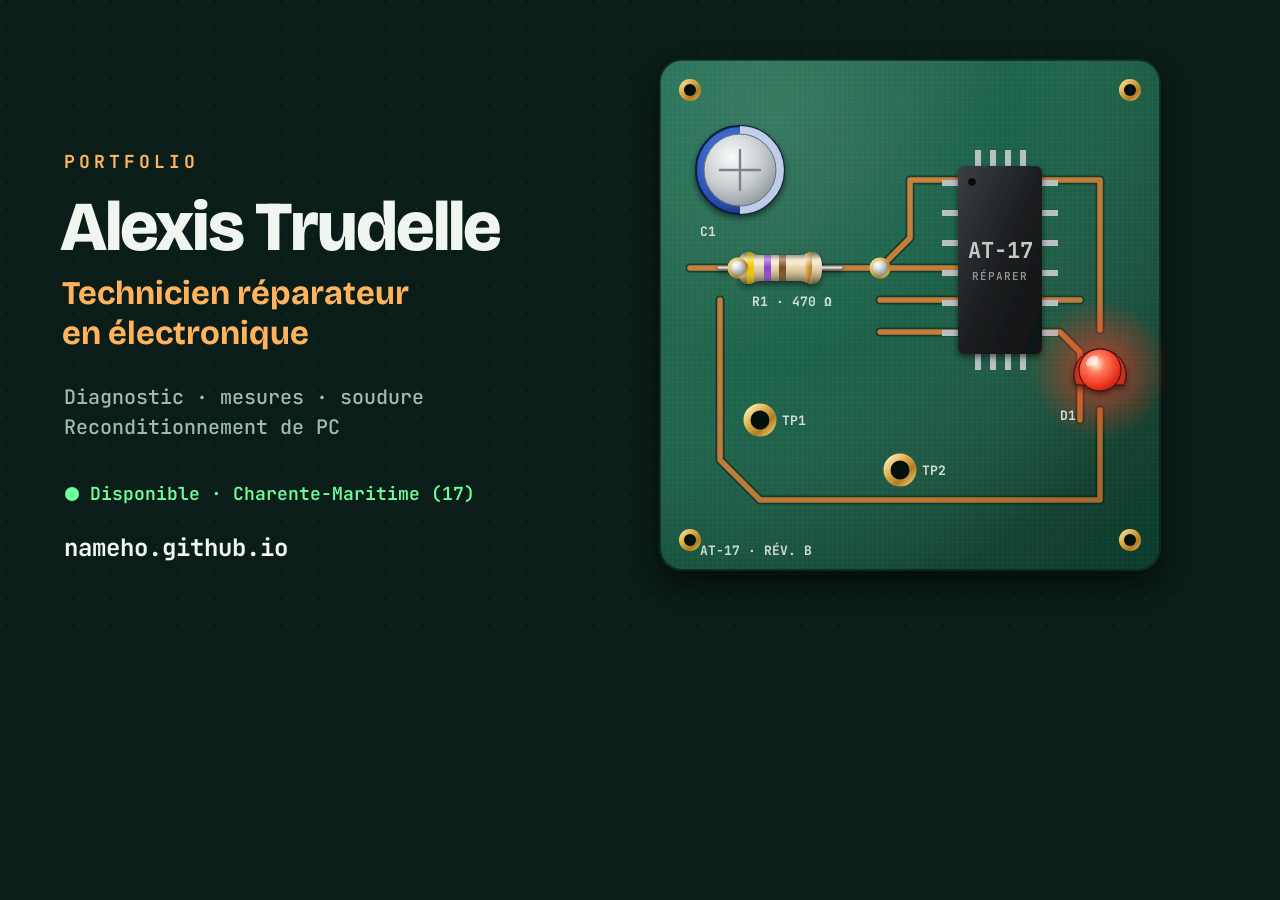
<file: scripts/og-image.html>
<!doctype html>
<!-- Image d'aperçu des liens (Open Graph, 1200×630).
     Pour la régénérer : node scripts/og-image.mjs  (→ site/assets/og-image.png) -->
<html lang="fr">
<head>
<meta charset="utf-8">
<title>Image d'aperçu</title>
<style>
  @font-face { font-family: "Bricolage"; src: url("../site/assets/fonts/bricolage-grotesque-latin.woff2") format("woff2"); font-weight: 200 800; }
  @font-face { font-family: "JBMono"; src: url("../site/assets/fonts/jetbrains-mono-latin.woff2") format("woff2"); font-weight: 100 800; }
  html, body { margin: 0; width: 1200px; height: 630px; overflow: hidden; background: #0a1d18; }
  svg { display: block; }
  .name { font: 800 70px "Bricolage", sans-serif; fill: #f1f5ef; letter-spacing: -0.03em; }
  .role { font: 700 33px "Bricolage", sans-serif; fill: #ffb35c; }
  .kick { font: 700 18px "JBMono", monospace; fill: #ffb35c; letter-spacing: 0.22em; }
  .tag { font: 500 20px "JBMono", monospace; fill: #9fbcb0; }
  .url { font: 700 24px "JBMono", monospace; fill: #f1f5ef; }
  .avail { font: 600 18px "JBMono", monospace; fill: #6dff9b; }
  .silk { font: 700 13px "JBMono", monospace; fill: rgba(241, 245, 239, 0.85); }
  .chip { font: 700 22px "JBMono", monospace; fill: #c5cac6; }
  .chip-sm { font: 600 11px "JBMono", monospace; fill: #8f9692; letter-spacing: 0.1em; }
</style>
</head>
<body>
<svg width="1200" height="630" viewBox="0 0 1200 630" xmlns="http://www.w3.org/2000/svg">
  <defs>
    <pattern id="dots" width="26" height="26" patternUnits="userSpaceOnUse"><circle cx="1" cy="1" r="1" fill="#bee6d6" fill-opacity=".07"/></pattern>
    <linearGradient id="mask" x1="0" y1="0" x2="1" y2="1"><stop offset="0" stop-color="#1e6c50"/><stop offset=".55" stop-color="#175a42"/><stop offset="1" stop-color="#104533"/></linearGradient>
    <pattern id="weave" width="5" height="5" patternUnits="userSpaceOnUse"><path d="M0 2.5 H5 M2.5 0 V5" stroke="#fff" stroke-opacity=".035" stroke-width=".8"/></pattern>
    <radialGradient id="sheen" cx=".22" cy=".12" r=".95"><stop offset="0" stop-color="#fff" stop-opacity=".12"/><stop offset=".5" stop-color="#fff" stop-opacity=".02"/><stop offset="1" stop-color="#000" stop-opacity=".15"/></radialGradient>
    <linearGradient id="gold" x1="0" y1="0" x2="1" y2="1"><stop offset="0" stop-color="#fff0b8"/><stop offset=".35" stop-color="#e2b34f"/><stop offset=".7" stop-color="#b07d22"/><stop offset="1" stop-color="#e9c66a"/></linearGradient>
    <radialGradient id="solder" cx=".36" cy=".3" r=".75"><stop offset="0" stop-color="#fff"/><stop offset=".3" stop-color="#e1e5e7"/><stop offset=".75" stop-color="#9aa3a8"/><stop offset="1" stop-color="#6d767b"/></radialGradient>
    <linearGradient id="metal" x1="0" y1="0" x2="0" y2="1"><stop offset="0" stop-color="#6f7579"/><stop offset=".3" stop-color="#f2f4f4"/><stop offset=".55" stop-color="#b9bfc2"/><stop offset="1" stop-color="#5e6468"/></linearGradient>
    <linearGradient id="cylx" x1="0" y1="0" x2="0" y2="1"><stop offset="0" stop-color="#000" stop-opacity=".35"/><stop offset=".26" stop-color="#fff" stop-opacity=".45"/><stop offset=".5" stop-color="#fff" stop-opacity="0"/><stop offset="1" stop-color="#000" stop-opacity=".45"/></linearGradient>
    <linearGradient id="res" x1="0" y1="0" x2="0" y2="1"><stop offset="0" stop-color="#9c8a63"/><stop offset=".32" stop-color="#f3e6c4"/><stop offset=".6" stop-color="#d9c59a"/><stop offset="1" stop-color="#8b7853"/></linearGradient>
    <linearGradient id="chipg" x1="0" y1="0" x2="1" y2="1"><stop offset="0" stop-color="#3a3f42"/><stop offset=".5" stop-color="#1c1f21"/><stop offset="1" stop-color="#0e1011"/></linearGradient>
    <radialGradient id="ledon" cx=".4" cy=".35" r=".75"><stop offset="0" stop-color="#fff3e0"/><stop offset=".3" stop-color="#ff7a5a"/><stop offset=".72" stop-color="#ec3420"/><stop offset="1" stop-color="#a51b10"/></radialGradient>
    <radialGradient id="glow" cx=".5" cy=".5" r=".5"><stop offset="0" stop-color="#ff5a3c" stop-opacity=".9"/><stop offset=".4" stop-color="#ff3a22" stop-opacity=".4"/><stop offset="1" stop-color="#ff2a10" stop-opacity="0"/></radialGradient>
    <radialGradient id="capblue" cx=".4" cy=".35" r=".75"><stop offset="0" stop-color="#4f80e8"/><stop offset=".7" stop-color="#2a4fb0"/><stop offset="1" stop-color="#132a63"/></radialGradient>
    <radialGradient id="captop" cx=".38" cy=".32" r=".8"><stop offset="0" stop-color="#fafbfb"/><stop offset=".55" stop-color="#c5cbcf"/><stop offset="1" stop-color="#858d92"/></radialGradient>
    <filter id="sh" x="-30%" y="-30%" width="160%" height="180%"><feDropShadow dx="0" dy="3" stdDeviation="3" flood-opacity=".55"/></filter>
    <filter id="shlg" x="-10%" y="-10%" width="120%" height="130%"><feDropShadow dx="0" dy="14" stdDeviation="16" flood-opacity=".6"/></filter>
    <clipPath id="rclip"><path d="M748 252 C741 252 738 258 738 268 C738 278 741 284 748 284 C753 284 754 281 759 281 H801 C806 281 807 284 812 284 C819 284 822 278 822 268 C822 258 819 252 812 252 C807 252 806 255 801 255 H759 C754 255 753 252 748 252 Z"/></clipPath>
  </defs>

  <rect width="1200" height="630" fill="#0a1d18"/>
  <rect width="1200" height="630" fill="url(#dots)"/>

  <!-- Carte électronique -->
  <g filter="url(#shlg)"><rect x="660" y="60" width="500" height="510" rx="22" fill="url(#mask)" stroke="#0a2a20" stroke-width="2"/></g>
  <rect x="660" y="60" width="500" height="510" rx="22" fill="url(#weave)"/>
  <g fill="none" stroke-linecap="round" stroke-linejoin="round">
    <g stroke="#0b3527" stroke-width="9">
      <path d="M690 268 H738 M822 268 H880 L910 238 V180 H960"/><path d="M1040 180 H1100 V330"/><path d="M1100 410 V500 H760 L720 460 V300"/>
      <path d="M880 268 H960 M880 300 H960 M880 332 H960"/><path d="M1040 300 H1080 M1040 332 H1060 L1080 352 V420"/>
    </g>
    <g stroke="#c27a32" stroke-width="5.5">
      <path d="M690 268 H738 M822 268 H880 L910 238 V180 H960"/><path d="M1040 180 H1100 V330"/><path d="M1100 410 V500 H760 L720 460 V300"/>
      <path d="M880 268 H960 M880 300 H960 M880 332 H960"/><path d="M1040 300 H1080 M1040 332 H1060 L1080 352 V420"/>
    </g>
  </g>
  <rect x="660" y="60" width="500" height="510" rx="22" fill="url(#sheen)"/>
  <g><circle cx="690" cy="90" r="11" fill="url(#gold)"/><circle cx="690" cy="90" r="6" fill="#04100c"/>
     <circle cx="1130" cy="90" r="11" fill="url(#gold)"/><circle cx="1130" cy="90" r="6" fill="#04100c"/>
     <circle cx="690" cy="540" r="11" fill="url(#gold)"/><circle cx="690" cy="540" r="6" fill="#04100c"/>
     <circle cx="1130" cy="540" r="11" fill="url(#gold)"/><circle cx="1130" cy="540" r="6" fill="#04100c"/></g>

  <!-- Condensateur vu de dessus -->
  <g filter="url(#sh)"><circle cx="740" cy="170" r="44" fill="url(#capblue)" stroke="#0d1f45" stroke-width="2"/></g>
  <path d="M740 130 A40 40 0 0 1 740 210" fill="none" stroke="#dbe4f4" stroke-width="8" opacity=".85"/>
  <circle cx="740" cy="170" r="36" fill="url(#captop)" stroke="#6d757a"/>
  <path d="M720 170 H760 M740 150 V190" stroke="#7b8388" stroke-width="2.4" stroke-linecap="round"/>
  <text class="silk" x="700" y="236">C1</text>

  <!-- Résistance 470 Ω -->
  <g filter="url(#sh)">
    <rect x="718" y="266" width="24" height="4" fill="url(#metal)"/><rect x="818" y="266" width="24" height="4" fill="url(#metal)"/>
    <path d="M748 252 C741 252 738 258 738 268 C738 278 741 284 748 284 C753 284 754 281 759 281 H801 C806 281 807 284 812 284 C819 284 822 278 822 268 C822 258 819 252 812 252 C807 252 806 255 801 255 H759 C754 255 753 252 748 252 Z" fill="url(#res)"/>
  </g>
  <g clip-path="url(#rclip)">
    <rect x="747" y="250" width="7" height="36" fill="#f2c400"/><rect x="764" y="250" width="7" height="36" fill="#8b3fd1"/>
    <rect x="779" y="250" width="7" height="36" fill="#7a4a1f"/><rect x="805" y="250" width="7" height="36" fill="url(#gold)"/>
    <rect x="735" y="250" width="90" height="36" fill="url(#cylx)"/>
  </g>
  <circle cx="738" cy="268" r="9" fill="url(#solder)" stroke="url(#gold)" stroke-width="3"/>
  <circle cx="880" cy="268" r="9" fill="url(#solder)" stroke="url(#gold)" stroke-width="3"/>
  <text class="silk" x="752" y="306">R1 · 470 Ω</text>

  <!-- Puce QFP -->
  <g fill="#b9c0c4">
    <rect x="975" y="150" width="6" height="18"/><rect x="990" y="150" width="6" height="18"/><rect x="1005" y="150" width="6" height="18"/><rect x="1020" y="150" width="6" height="18"/>
    <rect x="975" y="352" width="6" height="18"/><rect x="990" y="352" width="6" height="18"/><rect x="1005" y="352" width="6" height="18"/><rect x="1020" y="352" width="6" height="18"/>
    <rect x="942" y="180" width="18" height="6"/><rect x="942" y="210" width="18" height="6"/><rect x="942" y="240" width="18" height="6"/><rect x="942" y="270" width="18" height="6"/><rect x="942" y="300" width="18" height="6"/><rect x="942" y="330" width="18" height="6"/>
    <rect x="1040" y="180" width="18" height="6"/><rect x="1040" y="210" width="18" height="6"/><rect x="1040" y="240" width="18" height="6"/><rect x="1040" y="270" width="18" height="6"/><rect x="1040" y="300" width="18" height="6"/><rect x="1040" y="330" width="18" height="6"/>
  </g>
  <g filter="url(#sh)"><rect x="958" y="166" width="84" height="188" rx="6" fill="url(#chipg)"/></g>
  <circle cx="972" cy="182" r="4.5" fill="#0a0b0c" stroke="#3a3f3f"/>
  <text class="chip" x="1000" y="258" text-anchor="middle">AT-17</text>
  <text class="chip-sm" x="1000" y="280" text-anchor="middle">RÉPARER</text>

  <!-- LED allumée -->
  <circle cx="1100" cy="370" r="70" fill="url(#glow)"/>
  <g filter="url(#sh)"><path d="M1076 385 A26 26 0 1 1 1124 385 Z" fill="#c4321f" stroke="#3a0d09"/><circle cx="1100" cy="370" r="21" fill="url(#ledon)" stroke="#3a0d09"/></g>
  <ellipse cx="1092" cy="361" rx="7" ry="4" transform="rotate(-35 1092 361)" fill="#fff" opacity=".6"/>
  <text class="silk" x="1060" y="420">D1</text>

  <!-- Points de test -->
  <circle cx="760" cy="420" r="13" fill="#04100c" stroke="url(#gold)" stroke-width="7"/><text class="silk" x="782" y="425">TP1</text>
  <circle cx="900" cy="470" r="13" fill="#04100c" stroke="url(#gold)" stroke-width="7"/><text class="silk" x="922" y="475">TP2</text>
  <text class="silk" x="700" y="555">AT-17 · RÉV. B</text>

  <!-- Texte -->
  <text class="kick" x="64" y="168">PORTFOLIO</text>
  <text class="name" x="60" y="250">Alexis Trudelle</text>
  <text class="role" x="62" y="304">Technicien réparateur</text>
  <text class="role" x="62" y="344">en électronique</text>
  <text class="tag" x="64" y="404">Diagnostic · mesures · soudure</text>
  <text class="tag" x="64" y="434">Reconditionnement de PC</text>
  <circle cx="72" cy="494" r="7" fill="#6dff9b"/>
  <text class="avail" x="90" y="500">Disponible · Charente-Maritime (17)</text>
  <text class="url" x="64" y="556">nameho.github.io</text>
</svg>
</body>
</html>
</file>
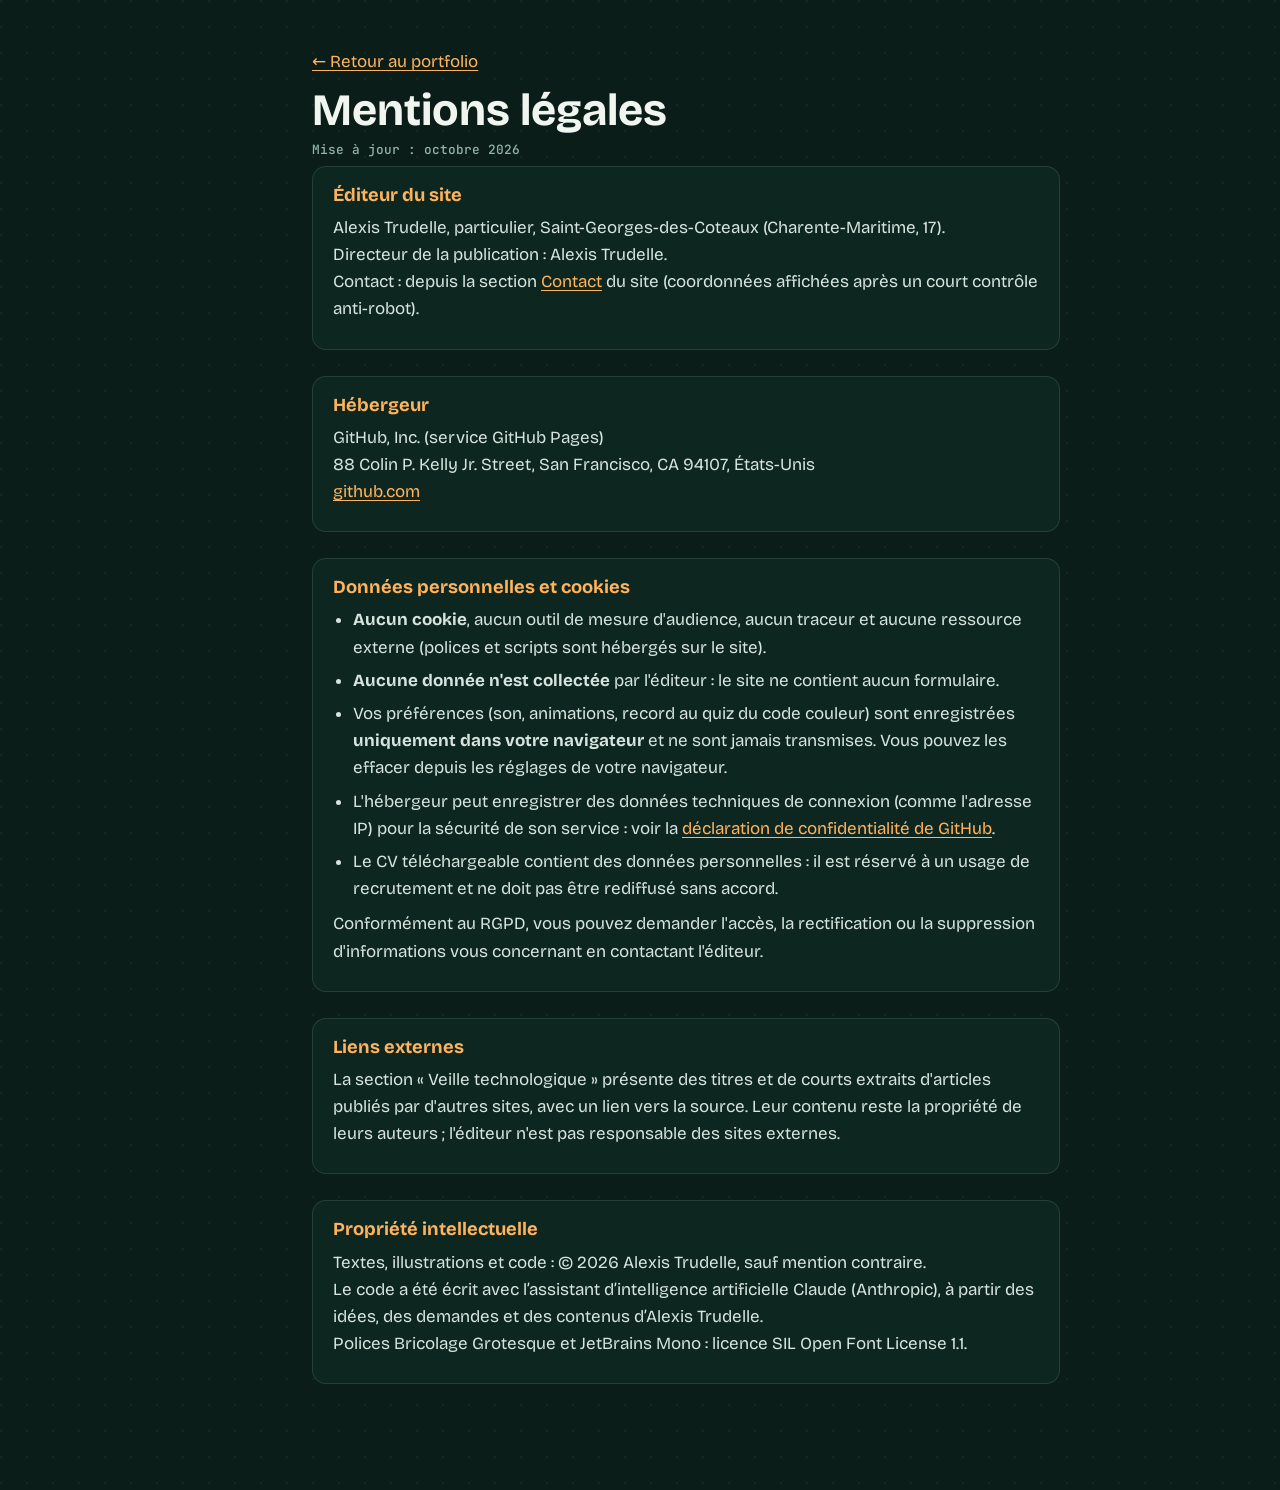
<file: site/mentions-legales.html>
<!doctype html>
<html lang="fr">
<head>
  <meta charset="utf-8">
  <meta name="viewport" content="width=device-width, initial-scale=1">
  <meta http-equiv="Content-Security-Policy" content="default-src 'none'; style-src 'self'; img-src 'self' data:; font-src 'self'; connect-src 'self'; base-uri 'none'; form-action 'none'">
  <meta name="referrer" content="strict-origin-when-cross-origin">
  <title>Mentions légales — Alexis Trudelle</title>
  <meta name="description" content="Mentions légales et informations sur les données personnelles du portfolio d'Alexis Trudelle.">
  <link rel="icon" href="assets/favicon.svg" type="image/svg+xml">
  <link rel="stylesheet" href="assets/css/style.css">
</head>
<body>
  <main class="legal wrap">
    <p class="legal-back"><a href="./">← Retour au portfolio</a></p>
    <h1>Mentions légales</h1>
    <p class="legal-date">Mise à jour : octobre 2026</p>

    <section>
      <h2>Éditeur du site</h2>
      <p>Alexis Trudelle, particulier, Saint-Georges-des-Coteaux (Charente-Maritime, 17).<br>
        Directeur de la publication : Alexis Trudelle.<br>
        Contact : depuis la section <a href="./#contact">Contact</a> du site (coordonnées affichées après un court contrôle anti-robot).</p>
    </section>

    <section>
      <h2>Hébergeur</h2>
      <p>GitHub, Inc. (service GitHub Pages)<br>
        88 Colin P. Kelly Jr. Street, San Francisco, CA 94107, États-Unis<br>
        <a href="https://github.com" rel="noopener noreferrer">github.com</a></p>
    </section>

    <section>
      <h2>Données personnelles et cookies</h2>
      <ul>
        <li><strong>Aucun cookie</strong>, aucun outil de mesure d'audience, aucun traceur et aucune ressource externe (polices et scripts sont hébergés sur le site).</li>
        <li><strong>Aucune donnée n'est collectée</strong> par l'éditeur : le site ne contient aucun formulaire.</li>
        <li>Vos préférences (son, animations, record au quiz du code couleur) sont enregistrées <strong>uniquement dans votre navigateur</strong> et ne sont jamais transmises. Vous pouvez les effacer depuis les réglages de votre navigateur.</li>
        <li>L'hébergeur peut enregistrer des données techniques de connexion (comme l'adresse IP) pour la sécurité de son service : voir la <a href="https://docs.github.com/fr/site-policy/privacy-policies/github-general-privacy-statement" rel="noopener noreferrer">déclaration de confidentialité de GitHub</a>.</li>
        <li>Le CV téléchargeable contient des données personnelles : il est réservé à un usage de recrutement et ne doit pas être rediffusé sans accord.</li>
      </ul>
      <p>Conformément au RGPD, vous pouvez demander l'accès, la rectification ou la suppression d'informations vous concernant en contactant l'éditeur.</p>
    </section>

    <section>
      <h2>Liens externes</h2>
      <p>La section « Veille technologique » présente des titres et de courts extraits d'articles publiés par d'autres sites, avec un lien vers la source. Leur contenu reste la propriété de leurs auteurs ; l'éditeur n'est pas responsable des sites externes.</p>
    </section>

    <section>
      <h2>Propriété intellectuelle</h2>
      <p>Textes, illustrations et code : © 2026 Alexis Trudelle, sauf mention contraire.<br>
        Le code a été écrit avec l’assistant d’intelligence artificielle Claude (Anthropic), à partir des idées, des demandes et des contenus d’Alexis Trudelle.<br>
        Polices Bricolage Grotesque et JetBrains Mono : licence SIL Open Font License 1.1.</p>
    </section>
  </main>
</body>
</html>
</file>
<file: site/assets/css/style.css>
/* ==========================================================================
   Portfolio d'Alexis Trudelle — thème « circuit imprimé »
   Couleurs reprises du CV : vert PCB + cuivre.
   ========================================================================== */

@font-face {
  font-family: "Bricolage Grotesque";
  src: url("../fonts/bricolage-grotesque-latin.woff2") format("woff2");
  font-weight: 300 800;
  font-display: swap;
}
@font-face {
  font-family: "JetBrains Mono";
  src: url("../fonts/jetbrains-mono-latin.woff2") format("woff2");
  font-weight: 400 700;
  font-display: swap;
}

@property --ang {
  syntax: "<angle>";
  inherits: false;
  initial-value: 0deg;
}

:root {
  --bg: #0a1d18;
  --bg-2: #0e2620;
  --bg-3: #12302a;
  --mask: #17594a;
  --copper: #e0821f;
  --copper-hi: #ffb35c;
  --gold: #d8b25a;
  --silk: #f1f5ef;
  --text: #d6e4dd;
  --muted: #93b3a8;
  --line: rgba(173, 214, 199, 0.14);
  --led-red: #ff4b3a;
  --led-green: #52ff86;
  --ch1: #ffd74a;
  --ch2: #45d6ff;
  --lcd: #b6c4a1;
  --lcd-ink: #172015;
  --mat: #1d2a31;
  --radius: 16px;
  --font: "Bricolage Grotesque", system-ui, -apple-system, "Segoe UI", Roboto, sans-serif;
  --mono: "JetBrains Mono", ui-monospace, "Cascadia Mono", Consolas, monospace;
  --wrap: 1140px;
  --spring: cubic-bezier(0.34, 1.56, 0.64, 1);
  --out: cubic-bezier(0.2, 0.8, 0.2, 1);
  --nav-w: 0px;
  --cur-arrow: auto;
  --cur-hand: pointer;
  --cur-driver: crosshair;
  --cur-spudger: crosshair;
  --cur-grab: pointer;
  color-scheme: dark;
}

/* Curseurs aux couleurs du site (souris uniquement) : flèche cuivre,
   et flèche + LED verte sur ce qui est cliquable. */
@media (pointer: fine) {
  :root {
    --cur-arrow: url("data:image/svg+xml,%3Csvg xmlns='http://www.w3.org/2000/svg' width='26' height='26' viewBox='0 0 26 26'%3E%3Cpath d='M3 2 L3 19.5 L7.6 15.2 L10.8 22 L14 20.5 L10.9 13.9 L17.2 13.7 Z' fill='%23ffb35c' stroke='%230a1d18' stroke-width='1.6' stroke-linejoin='round'/%3E%3C/svg%3E") 3 2, auto;
    --cur-hand: url("data:image/svg+xml,%3Csvg xmlns='http://www.w3.org/2000/svg' width='26' height='26' viewBox='0 0 26 26'%3E%3Cpath d='M3 2 L3 19.5 L7.6 15.2 L10.8 22 L14 20.5 L10.9 13.9 L17.2 13.7 Z' fill='%23ffb35c' stroke='%230a1d18' stroke-width='1.6' stroke-linejoin='round'/%3E%3Ccircle cx='20' cy='6' r='4.6' fill='%2352ff86' stroke='%230a1d18' stroke-width='1.5'/%3E%3Ccircle cx='18.8' cy='4.8' r='1.3' fill='%23eaffef'/%3E%3C/svg%3E") 3 2, pointer;
    --cur-driver: url("data:image/svg+xml,%3Csvg xmlns='http://www.w3.org/2000/svg' width='32' height='32' viewBox='0 0 32 32'%3E%3Cg stroke-linecap='round'%3E %3Cpath d='M3 3 L15 15' stroke='%230a1d18' stroke-width='4.2'/%3E %3Cpath d='M3 3 L15 15' stroke='%23e6eaeb' stroke-width='2'/%3E %3Cpath d='M15 15 L27 27' stroke='%230a1d18' stroke-width='10'/%3E %3Cpath d='M15 15 L19.5 19.5' stroke='%23e0821f' stroke-width='7.6'/%3E %3Cpath d='M20 20 L27 27' stroke='%231b1e20' stroke-width='7.6'/%3E %3Cpath d='M21 19 L25.5 23.5' stroke='%235c6468' stroke-width='1'/%3E %3C/g%3E%3C/svg%3E") 3 3, crosshair;
    --cur-spudger: url("data:image/svg+xml,%3Csvg xmlns='http://www.w3.org/2000/svg' width='32' height='32' viewBox='0 0 32 32'%3E%3Cpath d='M2 2 L9.5 5 L28 23.5 L23.5 28 L5 9.5 Z' fill='%231b1e20' stroke='%23e9ecec' stroke-width='1.3' stroke-linejoin='round'/%3E %3Cpath d='M8 7 L25.5 24.5' stroke='%235c6468' stroke-width='1'/%3E%3C/svg%3E") 2 2, crosshair;
    --cur-grab: url("data:image/svg+xml,%3Csvg xmlns='http://www.w3.org/2000/svg' width='32' height='32' viewBox='0 0 32 32'%3E%3Cg fill='%23f2c3a0' stroke='%230a1d18' stroke-width='2.2'%3E%3Crect x='9.5' y='1.5' width='5.4' height='15' rx='2.7'/%3E%3Crect x='14.6' y='8.6' width='5' height='10' rx='2.5'/%3E%3Crect x='19.3' y='9.8' width='4.8' height='9.5' rx='2.4'/%3E%3Crect x='23.8' y='11.6' width='4.2' height='8.5' rx='2.1'/%3E%3Crect x='9.5' y='13' width='18.5' height='15' rx='5'/%3E%3Crect x='3' y='13.5' width='10' height='5.2' rx='2.6' transform='rotate(38 8 16)'/%3E%3C/g%3E%3Cg fill='%23f2c3a0'%3E%3Crect x='9.5' y='1.5' width='5.4' height='15' rx='2.7'/%3E%3Crect x='14.6' y='8.6' width='5' height='10' rx='2.5'/%3E%3Crect x='19.3' y='9.8' width='4.8' height='9.5' rx='2.4'/%3E%3Crect x='23.8' y='11.6' width='4.2' height='8.5' rx='2.1'/%3E%3Crect x='9.5' y='13' width='18.5' height='15' rx='5'/%3E%3Crect x='3' y='13.5' width='10' height='5.2' rx='2.6' transform='rotate(38 8 16)'/%3E%3C/g%3E %3Cpath d='M14.6 14.5 V17.5 M19.3 15.5 V18 M23.8 16.6 V18.6' stroke='%23a0674a' stroke-width='.9' stroke-linecap='round'/%3E%3C/svg%3E") 12 2, pointer;
  }
}
html { cursor: var(--cur-arrow); }
a, button, summary, label, select, [role="button"], [role="tab"], [role="switch"] { cursor: var(--cur-hand); }

/* ---------- Base ---------- */
*,
*::before,
*::after { box-sizing: border-box; }

[hidden] { display: none !important; }
.is-framed body { display: none !important; }

html {
  scroll-behavior: smooth;
  scroll-padding-top: 72px;
  -webkit-text-size-adjust: 100%;
}

body {
  margin: 0;
  min-height: 100vh;
  background-color: var(--bg);
  background-image:
    radial-gradient(circle at 1px 1px, rgba(190, 230, 214, 0.05) 1px, transparent 1.6px);
  background-size: 26px 26px;
  color: var(--text);
  font: 400 1.0625rem/1.6 var(--font);
  font-optical-sizing: auto;
  overflow-x: hidden;
  padding-left: var(--nav-w);
}

img, svg, canvas { max-width: 100%; }
a { color: var(--copper-hi); text-underline-offset: 3px; }
a:hover { color: #ffd29a; }
h1, h2, h3, h4 { color: var(--silk); line-height: 1.15; text-wrap: balance; }
p { text-wrap: pretty; }
button, input, select { font: inherit; color: inherit; }
::selection { background: var(--copper); color: #160b02; }

:focus-visible {
  outline: 2px solid var(--copper-hi);
  outline-offset: 3px;
  border-radius: 4px;
}

.sr-only {
  position: absolute !important;
  width: 1px; height: 1px;
  padding: 0; margin: -1px;
  overflow: hidden; clip: rect(0 0 0 0);
  white-space: nowrap; border: 0;
}

.skip {
  position: fixed;
  left: 16px; top: -60px;
  z-index: 200;
  padding: 10px 16px;
  border-radius: 10px;
  background: var(--copper);
  color: #160b02;
  font-weight: 700;
  text-decoration: none;
  transition: top 0.2s;
}
.skip:focus { top: 12px; }

.wrap {
  width: 100%;
  max-width: var(--wrap);
  margin-inline: auto;
  padding-inline: clamp(16px, 4vw, 36px);
}

.led {
  display: inline-block;
  flex: none;
  width: 9px; height: 9px;
  border-radius: 50%;
  background: #2e3b37;
}
.led-green {
  background: var(--led-green);
  box-shadow: 0 0 8px var(--led-green);
  animation: led-blink 2.6s ease-in-out infinite;
}
@keyframes led-blink {
  0%, 100% { opacity: 1; }
  50% { opacity: 0.45; }
}

.kbd {
  font: 600 0.75em var(--mono);
  padding: 2px 6px;
  border: 1px solid var(--line);
  border-bottom-width: 2px;
  border-radius: 5px;
  color: var(--silk);
}

/* ---------- Boutons ---------- */
.btn {
  display: inline-flex;
  align-items: center;
  justify-content: center;
  gap: 0.5em;
  padding: 0.85em 1.45em;
  border: 2px solid transparent;
  border-radius: 999px;
  font: 650 1rem/1 var(--font);
  text-decoration: none;
  cursor: var(--cur-hand);
  transition: transform 0.25s var(--spring), box-shadow 0.25s, background-color 0.25s, border-color 0.25s, color 0.25s;
}
.btn:active { transform: translateY(1px) scale(0.98); }
.btn-copper {
  background: linear-gradient(180deg, #f39a3e, #c96c12);
  color: #1a0d02;
  box-shadow: inset 0 1px 0 rgba(255, 255, 255, 0.35), 0 8px 22px -8px rgba(224, 130, 31, 0.75);
}
.btn-copper:hover {
  color: #1a0d02;
  transform: translateY(-2px);
  box-shadow: inset 0 1px 0 rgba(255, 255, 255, 0.35), 0 12px 30px -8px rgba(255, 150, 40, 0.95);
}
.btn-ghost {
  background: rgba(255, 255, 255, 0.03);
  color: var(--text);
  border-color: rgba(216, 178, 90, 0.45);
}
.btn-ghost:hover {
  color: var(--silk);
  border-color: var(--gold);
  background: rgba(216, 178, 90, 0.1);
}
.btn-sm { padding: 0.55em 1.05em; font-size: 0.88rem; }
.btn[disabled] { opacity: 0.5; cursor: not-allowed; }

/* ==========================================================================
   Navigation
   ========================================================================== */
.topbar {
  position: fixed;
  inset: 0 0 auto 0;
  z-index: 50;
  display: flex;
  align-items: center;
  gap: 14px;
  height: 58px;
  padding: 0 16px;
  background: rgba(10, 29, 24, 0.82);
  -webkit-backdrop-filter: blur(12px);
  backdrop-filter: blur(12px);
  border-bottom: 1px solid var(--line);
}
.topbar-logo { text-decoration: none; }
.chip-logo {
  position: relative;
  display: grid;
  place-items: center;
  width: 38px; height: 38px;
  border-radius: 6px;
  background: linear-gradient(180deg, #2a2e2e, #121414);
  color: var(--silk);
  font: 700 0.85rem var(--mono);
  box-shadow: 0 0 0 1px #000, 0 4px 10px rgba(0, 0, 0, 0.5);
}
.chip-logo::before,
.chip-logo::after {
  content: "";
  position: absolute;
  top: 6px; bottom: 6px;
  width: 4px;
  background: repeating-linear-gradient(180deg, #cfd2cf 0 3px, transparent 3px 6px);
}
.chip-logo::before { left: -5px; }
.chip-logo::after { right: -5px; }
.topbar-current {
  flex: 1;
  margin: 0;
  font: 600 0.8rem var(--mono);
  color: var(--muted);
  text-transform: uppercase;
  letter-spacing: 0.1em;
}
.topbar-menu {
  width: 44px; height: 44px;
  border: 1px solid var(--line);
  border-radius: 12px;
  background: rgba(255, 255, 255, 0.03);
  cursor: var(--cur-hand);
}
.burger { display: grid; gap: 5px; justify-items: center; }
.burger i {
  display: block;
  width: 20px; height: 2px;
  border-radius: 2px;
  background: var(--copper-hi);
  transition: transform 0.3s var(--spring), opacity 0.2s;
}
.topbar-menu[aria-expanded="true"] .burger i:nth-child(1) { transform: translateY(7px) rotate(45deg); }
.topbar-menu[aria-expanded="true"] .burger i:nth-child(2) { opacity: 0; }
.topbar-menu[aria-expanded="true"] .burger i:nth-child(3) { transform: translateY(-7px) rotate(-45deg); }
.topbar-progress {
  position: absolute;
  left: 0; bottom: -1px;
  width: 100%; height: 2px;
  transform-origin: left;
  transform: scaleX(var(--progress, 0));
  background: linear-gradient(90deg, var(--copper), var(--copper-hi));
  box-shadow: 0 0 8px var(--copper);
}

/* Menu déroulant (mobile) */
.trace-nav {
  position: fixed;
  inset: 58px 0 auto 0;
  z-index: 49;
  max-height: calc(100vh - 58px);
  overflow: auto;
  padding: 10px 16px 18px;
  background: rgba(10, 29, 24, 0.97);
  border-bottom: 1px solid var(--line);
  transform: translateY(-110%);
  visibility: hidden;
  transition: transform 0.35s var(--out), visibility 0s 0.35s;
}
.trace-nav.is-open {
  transform: none;
  visibility: visible;
  transition: transform 0.35s var(--out);
}
.trace-rail { display: none; }
.trace-nav ol { list-style: none; margin: 0; padding: 0; }
.trace-nav a {
  display: flex;
  align-items: center;
  gap: 12px;
  padding: 11px 6px;
  color: var(--text);
  text-decoration: none;
  border-bottom: 1px dashed var(--line);
}
.tp {
  flex: none;
  width: 16px; height: 16px;
  border-radius: 50%;
  border: 3px solid var(--gold);
  background: var(--bg);
  transition: background 0.3s, box-shadow 0.3s, transform 0.3s var(--spring);
}
.tp-code { font: 600 0.72rem var(--mono); color: var(--muted); width: 2.4em; }
.trace-nav a[aria-current="true"] .tp {
  background: var(--copper-hi);
  box-shadow: 0 0 12px var(--copper);
}
.trace-nav a[aria-current="true"] .tp-code { color: var(--copper-hi); }

/* Piste verticale (grand écran) */
@media (min-width: 1240px) {
  :root { --nav-w: 92px; }
  html { scroll-padding-top: 24px; }
  .topbar { display: none; }
  .trace-nav {
    inset: 0 auto 0 0;
    width: 92px;
    max-height: none;
    overflow: visible;
    padding: 0;
    background: none;
    border: 0;
    transform: none;
    visibility: visible;
    transition: none;
  }
  .trace-rail {
    display: block;
    position: absolute;
    left: 38px; top: 56px; bottom: 56px;
    width: 4px;
    border-radius: 2px;
    background: rgba(224, 130, 31, 0.16);
  }
  .trace-fill {
    position: absolute;
    inset: 0;
    border-radius: 2px;
    transform-origin: top;
    transform: scaleY(var(--progress, 0));
    background: linear-gradient(180deg, var(--copper), var(--copper-hi));
    box-shadow: 0 0 10px rgba(224, 130, 31, 0.8);
  }
  .trace-spark {
    position: absolute;
    left: 50%;
    top: calc(var(--progress, 0) * 100%);
    width: 12px; height: 12px;
    margin: -6px 0 0 -6px;
    border-radius: 50%;
    background: #fff4dc;
    box-shadow: 0 0 10px 4px rgba(255, 179, 92, 0.85), 0 0 26px 8px rgba(224, 130, 31, 0.45);
  }
  .trace-nav ol {
    position: absolute;
    left: 0; right: 0; top: 56px; bottom: 56px;
  }
  .trace-nav li {
    position: absolute;
    left: 0;
    top: calc(var(--pos, 0) * 100%);
    transform: translateY(-50%);
  }
  .trace-nav a {
    position: relative;
    gap: 8px;
    padding: 6px 0 6px 32px;
    border: 0;
  }
  .trace-nav .tp-code {
    position: absolute;
    left: 58px;
    font-size: 0.66rem;
  }
  .tp-label {
    position: absolute;
    left: 58px;
    top: 50%;
    transform: translate(-6px, -50%);
    padding: 5px 10px;
    border: 1px solid var(--line);
    border-radius: 8px;
    background: var(--bg-2);
    color: var(--silk);
    font: 600 0.82rem var(--font);
    white-space: nowrap;
    opacity: 0;
    pointer-events: none;
    transition: opacity 0.2s, transform 0.25s var(--out);
  }
  .trace-nav a:hover .tp-label,
  .trace-nav a:focus-visible .tp-label { opacity: 1; transform: translate(0, -50%); }
  .trace-nav a:hover .tp,
  .trace-nav a:focus-visible .tp { transform: scale(1.25); }
  .trace-nav a:hover .tp-code,
  .trace-nav a:focus-visible .tp-code { opacity: 0; }
}

/* ==========================================================================
   TP0 · Accueil
   ========================================================================== */
.hero {
  position: relative;
  display: grid;
  align-items: center;
  min-height: 100vh;
  min-height: 100svh;
  overflow: hidden;
  background: radial-gradient(ellipse 80% 70% at 74% 50%, #165444 0%, #0f382e 45%, var(--bg) 100%);
  cursor: crosshair;
}
.hero-canvas {
  position: absolute;
  inset: 0;
  width: 100%;
  height: 100%;
  display: block;
}
.hero-veil {
  position: absolute;
  inset: 0;
  pointer-events: none;
  background:
    linear-gradient(90deg, rgba(10, 29, 24, 0.9) 0%, rgba(10, 29, 24, 0.55) 38%, rgba(10, 29, 24, 0) 66%),
    linear-gradient(0deg, var(--bg) 0%, rgba(10, 29, 24, 0) 12%);
}
.hero-inner {
  position: relative;
  z-index: 2;
  padding-block: 96px 120px;
  pointer-events: none; /* le circuit du fond reste sondable autour de la carte */
}
.hero-inner .info-board,
.hero-inner a,
.hero-inner button { pointer-events: auto; }

/* Carte fille : le bloc d'infos */
.info-board {
  position: relative;
  width: fit-content;
  max-width: 100%;
  padding: 34px 44px 30px 40px;
  border: 1px solid rgba(216, 178, 90, 0.4);
  border-radius: 16px;
  background:
    radial-gradient(circle at 1px 1px, rgba(190, 230, 214, 0.07) 1px, transparent 1.6px) 0 0 / 18px 18px,
    linear-gradient(160deg, rgba(21, 74, 61, 0.95), rgba(10, 40, 33, 0.97));
  box-shadow:
    inset 0 0 0 5px rgba(10, 29, 24, 0.55),
    inset 0 0 0 6px rgba(216, 178, 90, 0.16),
    0 0 0 1px #071814,
    0 46px 80px -34px rgba(0, 0, 0, 0.9);
  cursor: var(--cur-arrow);
}
/* Trous de fixation : pastille dorée + vis cruciforme (décoratives, non cliquables) */
.ib-hole {
  position: absolute;
  width: 22px; height: 22px;
  border-radius: 50%;
  background: radial-gradient(circle, #e3c46e 0 60%, #a8863a 64%, rgba(0, 0, 0, 0.35) 70%, transparent 74%);
  pointer-events: none;
}
.ib-hole::after {
  content: "";
  position: absolute;
  inset: 3px;
  border-radius: 50%;
  background:
    linear-gradient(#34383a, #34383a) center / 58% 15% no-repeat,
    linear-gradient(#34383a, #34383a) center / 15% 58% no-repeat,
    radial-gradient(circle at 34% 30%, #ffffff 0%, #d5d9db 28%, #8b9093 72%, #5d6265 100%);
  box-shadow: 0 1px 3px rgba(0, 0, 0, 0.65), inset 0 -1px 2px rgba(0, 0, 0, 0.3);
  transform: rotate(var(--r, 0deg));
}
.ib-tl { top: 9px; left: 9px; --r: 14deg; }
.ib-tr { top: 9px; right: 9px; --r: 58deg; }
.ib-bl { bottom: 9px; left: 9px; --r: -22deg; }
.ib-br { bottom: 9px; right: 9px; --r: 37deg; }
.ib-silk {
  position: absolute;
  font: 600 0.62rem var(--mono);
  letter-spacing: 0.12em;
  color: rgba(241, 245, 239, 0.42);
  white-space: nowrap;
  pointer-events: none;
}
.ib-silk-top { top: 13px; right: 38px; }
.ib-silk-bottom { bottom: 13px; right: 38px; }
/* Connecteur de nappe (type ZIF) sur le bord de la carte, avec son levier marron côté nappe */
.ib-conn {
  position: absolute;
  z-index: 1;
  right: -13px; top: 50%;
  width: 24px; height: 124px;
  margin-top: -62px;
  border-radius: 3px;
  background: linear-gradient(90deg, #2a2e2f, #141616);
  box-shadow: inset -6px 0 0 #6b4320, inset -7px 0 0 #3a230f, 0 4px 10px rgba(0, 0, 0, 0.6);
}
.ib-conn i {
  position: absolute;
  inset: 8px 10px 8px 4px;
  background: repeating-linear-gradient(180deg, rgba(216, 178, 90, 0.8) 0 2px, transparent 2px 5px);
}
/* Nappe plate (FFC) : film orange, conducteurs cuivre, renforts bleus */
.hero-ribbon { position: absolute; inset: 0; width: 100%; height: 100%; pointer-events: none; overflow: visible; }
.rb-shadow { fill: rgba(0, 0, 0, 0.35); filter: blur(6px); }
.rb-film { opacity: 0.94; }
.rb-wire { stroke: rgba(255, 222, 165, 0.6); stroke-width: 1.2; }
.rb-pin1 { stroke: #2b6fd6; stroke-width: 2; }
.rb-stiff { fill: rgba(43, 95, 176, 0.88); }
.rb-data { stroke: rgba(255, 248, 225, 0.75); stroke-width: 2; stroke-linecap: round; stroke-dasharray: 2 34; animation: rb-flow 1.2s linear infinite; }
.rb-conn { fill: #1b1d1e; stroke: #0b0c0c; }
.rb-latch { fill: #6b4320; }
.rb-label { fill: rgba(241, 245, 239, 0.5); font: 700 10px var(--mono); }
@keyframes rb-flow { to { stroke-dashoffset: -36; } }
@media (max-width: 760px) {
  /* Sur téléphone : pas de carte fille, le texte s'affiche directement comme avant */
  .info-board { width: auto; padding: 0; border: 0; background: none; box-shadow: none; }
  .ib-hole, .ib-silk, .ib-conn { display: none; }
}
/* Curseur « fer à souder » au-dessus de la piste coupée */
.hero.is-solder {
  cursor: url("data:image/svg+xml,%3Csvg xmlns='http://www.w3.org/2000/svg' width='32' height='32' viewBox='0 0 32 32'%3E%3Cpath d='M2 30 L6 24 L8 26 Z' fill='%23ff7a2a' stroke='%23fff3c4' stroke-width='.6'/%3E%3Cpath d='M6 24 L12 18 L14 20 L8 26 Z' fill='%23c3c6c2' stroke='%23111' stroke-width='.5'/%3E%3Cpath d='M12 18 L15 15 L17 17 L14 20 Z' fill='%236c706d'/%3E%3Cpath d='M15 15 L26 4 Q28 2 30 4 Q31 6 29 8 L17 17 Z' fill='%23e0821f' stroke='%231a0d02' stroke-width='.8'/%3E%3Cpath d='M17 14 L25 6 M19 16 L27 8' stroke='%239c5510' stroke-width='1.2'/%3E%3C/svg%3E") 2 30, pointer;
}
.hero-status {
  display: inline-flex;
  align-items: center;
  gap: 10px;
  margin: 0 0 22px;
  padding: 7px 14px;
  border: 1px solid rgba(82, 255, 134, 0.3);
  border-radius: 999px;
  background: rgba(10, 29, 24, 0.6);
  font: 500 0.8rem var(--mono);
  color: #bff5d0;
}
.hero-name {
  margin: 0;
  font-size: clamp(3.1rem, 10vw, 7.6rem);
  font-weight: 800;
  line-height: 0.92;
  letter-spacing: -0.035em;
}
.hero-name-fx { display: inline-block; }
.hero-name-fx .w { display: inline-block; white-space: nowrap; }
.hero-name-fx .ch { display: inline-block; }
.js .hero-name-fx .ch {
  animation: metal-cool 1.7s both;
  animation-delay: calc(var(--i) * 55ms + 150ms);
}
@keyframes metal-cool {
  0% { opacity: 0; transform: translateY(0.35em) scale(1.12); color: #fff; text-shadow: 0 0 18px #fff3c4, 0 0 42px #ffb35c; }
  22% { opacity: 1; color: #fff7da; text-shadow: 0 0 14px #ffd27a, 0 0 34px #ff8a1c; }
  55% { color: var(--copper-hi); text-shadow: 0 0 10px rgba(255, 140, 30, 0.55); transform: none; }
  100% { color: var(--silk); text-shadow: none; transform: none; }
}
.hero-role {
  margin: 18px 0 8px;
  min-height: 1.6em;
  font: 600 clamp(1.05rem, 2.3vw, 1.55rem) var(--mono);
  color: var(--copper-hi);
}
.role-tag {
  display: inline-block;
  margin-left: 12px;
  padding: 3px 10px;
  border: 1px solid rgba(255, 179, 92, 0.55);
  border-radius: 999px;
  font: 600 0.62em var(--mono);
  letter-spacing: 0.04em;
  vertical-align: 0.25em;
  color: var(--copper-hi);
  background: rgba(224, 130, 31, 0.1);
  white-space: nowrap;
}
/* Arrivée de « en reconversion » : étincelle, scintillement de mise sous tension, puis lueur */
.role-tag { position: relative; }
.js .role-tag:not(.is-on) { opacity: 0; }
.role-tag.is-on { animation: tag-power 1s ease-out both, tag-glow 2.2s ease-in-out 1s 2; }
.role-tag::before {
  content: "";
  position: absolute;
  left: -5px; top: 50%;
  width: 9px; height: 9px;
  margin-top: -4.5px;
  border-radius: 50%;
  background: #fff3c4;
  box-shadow: 0 0 10px 4px rgba(255, 179, 92, 0.9);
  opacity: 0;
  pointer-events: none;
}
.role-tag.is-on::before { animation: tag-spark 0.55s ease-out both; }
@keyframes tag-power {
  0% { opacity: 0; transform: translateX(-16px) scale(0.85); }
  18% { opacity: 1; transform: none; }
  28% { opacity: 0.2; }
  42% { opacity: 1; }
  52% { opacity: 0.45; }
  66% { opacity: 1; box-shadow: 0 0 16px rgba(255, 179, 92, 0.7); }
  100% { opacity: 1; transform: none; box-shadow: none; }
}
@keyframes tag-spark {
  0% { opacity: 1; transform: scale(0.4); }
  60% { opacity: 1; transform: scale(1.8); }
  100% { opacity: 0; transform: scale(2.6); }
}
@keyframes tag-glow { 50% { box-shadow: 0 0 14px rgba(255, 179, 92, 0.45); border-color: var(--copper-hi); } }
.hero-role-fx .rest { visibility: hidden; }
.hero-role-fx.is-typing::after { content: none; }
.hero-role-fx.is-typing .typed::after,
.hero-role-fx::after {
  content: "▍";
  margin-left: 2px;
  animation: caret 1s steps(1) infinite;
}
@keyframes caret { 50% { opacity: 0; } }
.hero-meta { margin: 0; color: var(--muted); }
.hero-cta { display: flex; flex-wrap: wrap; gap: 14px; margin-top: 34px; }
.hero-hint {
  margin: 30px 0 0;
  font-size: 0.85rem;
  color: var(--muted);
}
@media (hover: none) { .hero-hint { display: none; } }

.hero-scroll {
  position: absolute;
  left: 50%;
  bottom: 22px;
  z-index: 2;
  transform: translateX(-50%);
  padding: 10px;
}
.scroll-res {
  position: relative;
  display: block;
  width: 16px; height: 46px;
  border-radius: 8px;
  background: #d8c59c;
  animation: bob 2.2s ease-in-out infinite;
}
.scroll-res::before,
.scroll-res::after {
  content: "";
  position: absolute;
  left: 50%;
  width: 2px; height: 12px;
  margin-left: -1px;
  background: #c3c6c2;
}
.scroll-res::before { top: -12px; }
.scroll-res::after { bottom: -12px; }
.scroll-res i { position: absolute; left: 0; right: 0; height: 4px; }
.scroll-res i:nth-child(1) { top: 9px; background: #f2c400; }
.scroll-res i:nth-child(2) { top: 18px; background: #8b3fd1; }
.scroll-res i:nth-child(3) { top: 30px; background: #c9a23a; }
@keyframes bob { 50% { transform: translateY(6px); } }

/* ==========================================================================
   Sections communes
   ========================================================================== */
.section {
  position: relative;
  padding-block: clamp(76px, 10vw, 130px);
}
/* Allègement : une section loin de l'écran n'est ni mise en page ni dessinée tant qu'on ne
   s'en approche pas (gros gain sur téléphone : ~2 500 éléments et des dessins détaillés).
   « auto » fait mémoriser au navigateur la vraie hauteur une fois la section affichée. */
main > .section:not(#profil) {
  content-visibility: auto;
  contain-intrinsic-size: auto 1100px;
}
.sec-head {
  display: flex;
  align-items: center;
  gap: 14px;
  margin-bottom: 18px;
}
.sec-tp {
  flex: none;
  padding: 3px 8px;
  border-radius: 6px;
  background: var(--gold);
  color: #17140a;
  font: 700 0.78rem var(--mono);
}
.sec-head h2 {
  margin: 0;
  font-size: clamp(1.75rem, 4vw, 2.6rem);
  font-weight: 800;
  letter-spacing: -0.01em;
}
.sec-trace {
  position: relative;
  flex: 1;
  height: 2px;
  margin-right: 8px;
  background: linear-gradient(90deg, var(--copper), rgba(224, 130, 31, 0.08));
  transform-origin: left;
}
.sec-trace::after {
  content: "";
  position: absolute;
  right: -8px; top: 50%;
  width: 12px; height: 12px;
  border: 2px solid rgba(224, 130, 31, 0.6);
  border-radius: 50%;
  background: var(--bg);
  transform: translateY(-50%);
}
.js .sec-trace { transform: scaleX(0); transition: transform 1.3s var(--out) 0.25s; }
.js .is-in .sec-trace { transform: scaleX(1); }
.sec-intro {
  max-width: 72ch;
  margin: 0 0 40px;
  color: var(--muted);
  font-size: 1.08rem;
}
.sec-intro strong { color: var(--silk); }

.js [data-reveal] {
  opacity: 0;
  transform: translateY(26px);
  transition: opacity 0.8s ease, transform 0.9s var(--out);
}
.js [data-reveal].is-in { opacity: 1; transform: none; }

/* ==========================================================================
   TP1 · Profil (fiche technique)
   ========================================================================== */
.datasheet {
  overflow: hidden;
  border-radius: var(--radius);
  background: #eef2ed;
  color: #15231d;
  box-shadow: 0 34px 70px -34px rgba(0, 0, 0, 0.75);
}
.datasheet h3 { color: #17594a; }
.ds-head {
  display: grid;
  grid-template-columns: auto 1fr auto;
  align-items: center;
  gap: 20px;
  padding: 18px 26px;
  background: var(--mask);
  color: var(--silk);
  border-bottom: 4px solid var(--copper);
}
.ds-ref { margin: 0; font: 700 1.5rem var(--mono); letter-spacing: 0.02em; }
.ds-title { margin: 0; font-weight: 700; line-height: 1.3; }
.ds-title span { font: 400 0.78rem var(--mono); opacity: 0.8; }
.ds-state {
  display: flex;
  align-items: center;
  gap: 8px;
  margin: 0;
  font: 500 0.78rem var(--mono);
}
.ds-grid {
  display: grid;
  grid-template-columns: minmax(0, 1.55fr) minmax(0, 1fr);
  gap: 34px;
  padding: 28px 26px 30px;
}
.ds-desc h3,
.ds-pinout figcaption {
  margin: 0 0 12px;
  padding-bottom: 6px;
  border-bottom: 1px solid #c8d3cb;
  font: 700 0.76rem var(--mono);
  letter-spacing: 0.12em;
  text-transform: uppercase;
  color: #17594a;
}
.ds-desc h3:not(:first-child) { margin-top: 26px; }
.ds-desc p { margin: 0 0 12px; }
.ds-table { width: 100%; border-collapse: collapse; font-size: 0.93rem; }
.ds-table th,
.ds-table td {
  padding: 8px 10px;
  border-bottom: 1px solid #d3dcd6;
  text-align: left;
  vertical-align: top;
}
.ds-table thead th {
  background: #dde5df;
  font: 600 0.7rem var(--mono);
  letter-spacing: 0.06em;
  text-transform: uppercase;
  color: #48605a;
}
.ds-table tbody th { font-weight: 650; color: #17594a; white-space: nowrap; }
.ds-table td:last-child { color: #4d625b; }

.ds-pinout {
  margin: 0;
  padding: 20px 18px;
  border-radius: 14px;
  background: #e1e8e2;
  display: flex;
  flex-direction: column;
  align-items: center;
}
.ds-pinout figcaption { align-self: stretch; }
.ds-pinout figcaption span { text-transform: none; letter-spacing: 0; font-weight: 400; }
.dip8 {
  display: grid;
  grid-template-columns: minmax(0, 1fr) 104px minmax(0, 1fr);
  margin: 10px 0 14px;
}
.dip8-body {
  position: relative;
  display: grid;
  place-items: center;
  min-height: 236px;
  border-radius: 6px;
  background: linear-gradient(90deg, #151717, #2c3030 50%, #151717);
  color: #c4c9c5;
  font: 700 0.85rem/1.3 var(--mono);
  text-align: center;
  box-shadow: 0 10px 18px -8px rgba(0, 0, 0, 0.6);
  transition: box-shadow 0.3s;
}
.dip8-body small { font-size: 0.68rem; opacity: 0.7; letter-spacing: 0.2em; }
.dip8-notch {
  position: absolute;
  top: -1px; left: 50%;
  width: 26px; height: 13px;
  border-radius: 0 0 13px 13px;
  background: #e1e8e2;
  transform: translateX(-50%);
}
.dip8-dot {
  position: absolute;
  top: 16px; left: 14px;
  width: 9px; height: 9px;
  border-radius: 50%;
  background: #0a0b0b;
  box-shadow: inset 0 1px 1px rgba(255, 255, 255, 0.18);
}
.dip8.is-hot .dip8-body { box-shadow: 0 10px 18px -8px rgba(0, 0, 0, 0.6), 0 0 0 3px rgba(224, 130, 31, 0.35); }
.dip8-col {
  display: flex;
  flex-direction: column;
  justify-content: space-around;
  padding-block: 10px;
}
.pin {
  display: flex;
  align-items: center;
  gap: 7px;
  padding: 3px 0;
  border: 0;
  background: none;
  color: #15231d;
  font: 600 0.76rem var(--mono);
  cursor: var(--cur-hand);
}
.dip8-left .pin { justify-content: flex-end; }
.dip8-left .pin::after,
.dip8-right .pin::before {
  content: "";
  flex: none;
  width: 26px; height: 12px;
  border-radius: 2px;
  background: linear-gradient(180deg, #f2f4f1, #9ba09c);
  transition: background 0.25s, box-shadow 0.25s;
}
.pin-num { color: #7c8c85; font-weight: 400; }
.pin-name { min-width: 3ch; }
.pin:hover::after, .pin:hover::before,
.pin:focus-visible::after, .pin:focus-visible::before,
.pin.is-active::after, .pin.is-active::before {
  background: linear-gradient(180deg, #ffd29a, #e0821f);
  box-shadow: 0 0 10px rgba(224, 130, 31, 0.8);
}
.pin.is-active .pin-name { color: #b35e0c; }
.pin-caption {
  min-height: 3.2em;
  margin: 0;
  max-width: 34ch;
  text-align: center;
  font-size: 0.9rem;
  color: #3c5049;
}

/* ==========================================================================
   TP2 · Compétences (boîtier + carte)
   ========================================================================== */
.skills {
  display: grid;
  grid-template-columns: minmax(0, 1.75fr) minmax(270px, 1fr);
  gap: 30px;
  align-items: start;
}
.case {
  position: relative;
  aspect-ratio: 900 / 520;
  perspective: 1600px;
}
.case-board {
  position: absolute;
  inset: 0;
  border-radius: 18px;
  overflow: hidden;
  box-shadow: 0 30px 60px -30px rgba(0, 0, 0, 0.85);
}
.board-svg { display: block; width: 100%; height: 100%; }

.silk { fill: rgba(241, 245, 239, 0.85); font: 700 14px var(--mono); letter-spacing: 0.04em; }
.silk-sm { font-size: 10px; font-weight: 600; }
.silk-plus { font-size: 18px; }
.chip-txt { fill: #c5cac6; font: 700 18px var(--mono); }
.chip-txt-sm { font-size: 10px; font-weight: 600; fill: #8f9692; letter-spacing: 0.08em; }
.can-txt { fill: #3c403e; font: 700 10px var(--mono); }

/* Pistes sous le vernis (bord sombre + cuivre), qui passent au cuivre vif sous tension */
.trc-edge { stroke: #0b3527; stroke-width: 6.5; }
.trc-edge-power { stroke-width: 10.5; }
.trc { stroke: #2a8a60; stroke-width: 4; }
.trc-power { stroke-width: 8; }
.smd-txt { fill: #e9ebe6; font: 700 5.5px var(--mono); }
.bled-case { fill: #e6e9e5; stroke: #9aa09c; stroke-width: 0.6; }
.trc-flow {
  stroke: #ffd18e;
  stroke-width: 3;
  stroke-dasharray: 0.012 0.05;
  opacity: 0;
  transition: opacity 0.6s;
}
.case.is-powered .trc-flow {
  opacity: 1;
  animation: flow-dash 1.8s linear infinite;
}
@keyframes flow-dash { to { stroke-dashoffset: -0.062; } }
.case.is-powered .trc { stroke: #c27a32; transition: stroke 1.2s ease; }

.bled { fill: #2a2420; transition: fill 0.2s; }
.case.is-powered .bled-1 { animation: bled-on 0.2s 0.4s forwards; }
.case.is-powered .bled-2 { animation: bled-on 0.2s 0.9s forwards, bled-blink 1.1s 1.2s steps(2) infinite; }
.case.is-powered .bled-3 { animation: bled-on 0.2s 1.4s forwards; }
@keyframes bled-on { to { fill: #6dff9b; filter: drop-shadow(0 0 6px #52ff86); } }
@keyframes bled-blink { 50% { fill: #ffb35c; filter: drop-shadow(0 0 6px #ff9a2e); } }

.comp { cursor: var(--cur-hand); outline: none; }
.comp-hit {
  fill: transparent;
  stroke: transparent;
  stroke-width: 2.5;
  stroke-dasharray: 7 5;
  transition: fill 0.2s, stroke 0.2s;
}
.case:not(.is-powered) .comp { pointer-events: none; }
.comp:hover .comp-hit,
.comp:focus-visible .comp-hit,
.comp.is-selected .comp-hit {
  stroke: var(--copper-hi);
  fill: rgba(255, 179, 92, 0.08);
  animation: ants 0.9s linear infinite;
}
@keyframes ants { to { stroke-dashoffset: -24; } }
.u1-body { transition: filter 0.6s; }
.case.is-powered .u1-body { filter: drop-shadow(0 0 10px rgba(255, 120, 40, 0.35)); }

/* Couvercle */
.case-cover {
  position: absolute;
  inset: 0;
  z-index: 2;
  border-radius: 18px;
  background:
    repeating-linear-gradient(90deg, rgba(255, 255, 255, 0.06) 0 1px, rgba(0, 0, 0, 0.035) 1px 2px, transparent 2px 4px),
    linear-gradient(135deg, #c6cbcf 0%, #eceff1 28%, #aab0b4 55%, #dde1e4 78%, #9fa5a9 100%);
  box-shadow:
    0 22px 44px -14px rgba(0, 0, 0, 0.75),
    inset 0 2px 0 rgba(255, 255, 255, 0.7),
    inset 0 -3px 0 rgba(0, 0, 0, 0.22);
  transform-origin: 50% 0;
  transition: transform 1.1s cubic-bezier(0.55, 0, 0.25, 1), opacity 0.5s 0.6s, visibility 0s 1.2s;
}
:root:not(.js) .case-cover,
.case[data-state="open"] .case-cover {
  transform: translateY(-6%) rotateX(78deg);
  opacity: 0;
  visibility: hidden;
  pointer-events: none;
}
/* Fermeture : le capot réapparaît puis retombe (accélère jusqu'à l'impact) */
.case[data-state="closed"] .case-cover { transition: transform 0.85s cubic-bezier(0.55, 0, 0.8, 0.35), opacity 0.3s; }
.case.is-thump { animation: thump 0.3s ease; }
.cover-vents {
  position: absolute;
  right: 9%; top: 18%;
  width: 30%; height: 46%;
  border-radius: 8px;
  background: repeating-linear-gradient(180deg, #2a2f32 0 7px, transparent 7px 16px);
  -webkit-mask: linear-gradient(90deg, transparent 0 3%, #000 3% 97%, transparent 97%);
  mask: linear-gradient(90deg, transparent 0 3%, #000 3% 97%, transparent 97%);
  opacity: 0.85;
}
.cover-label {
  position: absolute;
  left: 9%; top: 17%;
  width: min(42%, 330px);
  padding: 14px 16px;
  border-radius: 6px;
  background: #f8f8f4;
  color: #141414;
  box-shadow: 0 2px 6px rgba(0, 0, 0, 0.25);
  transform: rotate(-1.2deg);
}
.cover-label p { margin: 0; }
.cl-brand { font: 800 clamp(1rem, 2.4vw, 1.6rem) var(--font); letter-spacing: 0.04em; }
.cl-model { font-size: clamp(0.66rem, 1.4vw, 0.85rem); }
.cl-barcode {
  height: clamp(18px, 3.4vw, 30px);
  margin: 8px 0 6px !important;
  background: repeating-linear-gradient(90deg, #111 0 2px, transparent 2px 3px, #111 3px 4px, transparent 4px 7px, #111 7px 10px, transparent 10px 11px, #111 11px 12px, transparent 12px 15px);
}
.cl-sn { font: 600 clamp(0.5rem, 1.1vw, 0.66rem) var(--mono); color: #444; }
.cover-warn {
  position: absolute;
  left: 9%; bottom: 17%;
  margin: 0;
  font: 600 clamp(0.55rem, 1.15vw, 0.72rem)/1.4 var(--mono);
  color: rgba(40, 46, 50, 0.6);
  text-shadow: 0 1px 0 rgba(255, 255, 255, 0.6);
}
.cover-hint {
  position: absolute;
  left: 50%; bottom: 4.5%;
  margin: 0;
  width: max-content;
  max-width: 80%;
  padding: 6px 12px;
  border-radius: 999px;
  background: rgba(20, 24, 26, 0.82);
  color: #fff;
  font: 600 clamp(0.62rem, 1.2vw, 0.8rem) var(--font);
  text-align: center;
  transform: translateX(-50%);
  animation: hint-pulse 2.4s ease-in-out infinite;
}
@keyframes hint-pulse { 50% { box-shadow: 0 0 0 6px rgba(224, 130, 31, 0.25); } }

.screw {
  position: absolute;
  z-index: 3;
  width: clamp(26px, 4.4vw, 42px);
  aspect-ratio: 1;
  padding: 0;
  border: 0;
  border-radius: 50%;
  background: none;
  transform: translate(-50%, -50%);
  touch-action: none;
  cursor: url("data:image/svg+xml,%3Csvg xmlns='http://www.w3.org/2000/svg' width='32' height='32' viewBox='0 0 32 32'%3E%3Cpath d='M3 29 L9 23' stroke='%23c9cdd0' stroke-width='3' stroke-linecap='round'/%3E%3Cpath d='M9 23 L13 19' stroke='%23888' stroke-width='3'/%3E%3Crect x='13' y='6' width='9' height='22' rx='3' transform='rotate(45 17 17)' fill='%23e0821f' stroke='%23000' stroke-width='1'/%3E%3C/svg%3E") 2 30, grab;
}
.screw[data-screw="0"], .screw-hole[data-hole="0"] { left: 4.444%; top: 7.692%; }
.screw[data-screw="1"], .screw-hole[data-hole="1"] { left: 95.556%; top: 7.692%; }
.screw[data-screw="2"], .screw-hole[data-hole="2"] { left: 4.444%; top: 92.308%; }
.screw[data-screw="3"], .screw-hole[data-hole="3"] { left: 95.556%; top: 92.308%; }
/* Trou fraisé de la plaque (visible quand la vis est retirée) */
.screw-hole {
  position: absolute;
  z-index: 2;
  width: clamp(26px, 4.4vw, 42px);
  aspect-ratio: 1;
  border-radius: 50%;
  background: radial-gradient(circle closest-side, #050606 0 34%, #2b2f31 39%, #6d7276 52%, #b9bec1 72%, #e4e7e9 86%, rgba(0, 0, 0, 0.18) 94%, transparent 100%);
  transform: translate(-50%, -50%);
  pointer-events: none;
}
.screw-head,
.tray-slot.has-screw,
.flying-screw {
  display: block;
  position: relative;
  border-radius: 50%;
  background: radial-gradient(circle at 34% 30%, #ffffff 0%, #d5d9db 28%, #8b9093 72%, #5d6265 100%);
  box-shadow: 0 2px 3px rgba(0, 0, 0, 0.5), inset 0 -2px 3px rgba(0, 0, 0, 0.28);
}
.screw-head {
  width: 100%; height: 100%;
  transform: rotate(var(--rot, 0deg)) scale(var(--lift, 1));
  filter: drop-shadow(0 calc((var(--lift, 1) - 1) * 40px) calc((var(--lift, 1) - 1) * 60px) rgba(0, 0, 0, 0.45));
}
.screw-head::before,
.screw-head::after,
.tray-slot.has-screw::before,
.tray-slot.has-screw::after,
.flying-screw::before,
.flying-screw::after {
  content: "";
  position: absolute;
  left: 50%; top: 50%;
  width: 56%; height: 14%;
  border-radius: 2px;
  background: #383c3f;
  box-shadow: inset 0 1px 1px rgba(0, 0, 0, 0.6);
  transform: translate(-50%, -50%);
}
.screw-head::after,
.tray-slot.has-screw::after,
.flying-screw::after { transform: translate(-50%, -50%) rotate(90deg); }
.screw:hover .screw-head { box-shadow: 0 2px 3px rgba(0, 0, 0, 0.5), 0 0 0 3px rgba(224, 130, 31, 0.6); }
.screw.is-out { visibility: hidden; }
.flying-screw { position: fixed; z-index: 120; pointer-events: none; }

.case-tools {
  display: flex;
  flex-wrap: wrap;
  align-items: center;
  gap: 14px;
  margin-top: 20px;
}
.tray {
  display: flex;
  align-items: center;
  gap: 8px;
  padding: 9px 16px;
  border-radius: 999px;
  background: radial-gradient(ellipse at 50% 20%, #3b4043, #1b1e20);
  box-shadow: inset 0 3px 8px rgba(0, 0, 0, 0.65), 0 1px 0 rgba(255, 255, 255, 0.07);
}
.tray-label { margin-right: 4px; font: 600 0.68rem var(--mono); color: #9aa39e; text-transform: uppercase; }
.tray-slot {
  width: 22px; height: 22px;
  border-radius: 50%;
  background: rgba(0, 0, 0, 0.35);
  box-shadow: inset 0 2px 4px rgba(0, 0, 0, 0.6);
}
.tray-slot.has-screw { animation: land 0.35s var(--spring); }
@keyframes land { from { transform: scale(1.5); } }

/* Inspecteur */
.inspector {
  position: sticky;
  top: 84px;
  padding: 20px 20px 24px;
  border: 1px solid var(--line);
  border-radius: var(--radius);
  background: var(--bg-2);
}
.insp-head {
  display: flex;
  align-items: center;
  gap: 10px;
  margin: 0 0 14px;
  font: 600 0.75rem var(--mono);
  letter-spacing: 0.1em;
  text-transform: uppercase;
  color: var(--muted);
}
.insp-lens {
  position: relative;
  width: 16px; height: 16px;
  border: 2px solid var(--copper-hi);
  border-radius: 50%;
}
.insp-lens::after {
  content: "";
  position: absolute;
  right: -6px; bottom: -4px;
  width: 7px; height: 2px;
  background: var(--copper-hi);
  transform: rotate(45deg);
}
.insp-tabs { display: none; flex-wrap: wrap; gap: 6px; margin-bottom: 18px; }
.js .insp-tabs { display: flex; }
.insp-tabs button {
  padding: 6px 12px;
  border: 1px solid var(--line);
  border-radius: 8px;
  background: rgba(255, 255, 255, 0.04);
  font: 700 0.8rem var(--mono);
  cursor: var(--cur-hand);
  transition: background 0.2s, color 0.2s, border-color 0.2s;
}
.insp-tabs button:hover { border-color: var(--gold); }
.insp-tabs button[aria-selected="true"] {
  border-color: var(--copper);
  background: var(--copper);
  color: #1a0d02;
}
.skill { position: relative; }
.skill + .skill { margin-top: 22px; }
.js .skill + .skill { margin-top: 0; }
.skill-ref { margin: 0; font: 600 0.78rem var(--mono); color: var(--copper-hi); }
.skill h3 { margin: 4px 0 6px; font-size: 1.5rem; }
.skill-why { margin: 0; color: var(--muted); }
.skill ul { display: grid; gap: 8px; margin: 16px 0 0; padding: 0; list-style: none; }
.skill li { position: relative; padding-left: 24px; }
.skill li::before {
  content: "";
  position: absolute;
  left: 2px; top: 0.5em;
  width: 11px; height: 11px;
  border: 2px solid var(--gold);
  border-radius: 50%;
}
.skill.is-scan::after {
  content: "";
  position: absolute;
  left: -20px; right: -20px;
  height: 36px;
  top: -10px;
  background: linear-gradient(180deg, transparent, rgba(255, 179, 92, 0.16), transparent);
  pointer-events: none;
  animation: scan 0.7s ease-out forwards;
}
@keyframes scan { to { transform: translateY(240px); opacity: 0; } }

/* ==========================================================================
   TP3 · Trouve la panne (banc + multimètre)
   ========================================================================== */
.bench {
  position: relative;
  display: grid;
  grid-template-columns: minmax(0, 1fr) 272px;
  gap: 26px;
  padding: 22px;
  border-radius: 22px;
  background-color: var(--mat);
  background-image:
    linear-gradient(rgba(255, 255, 255, 0.035) 1px, transparent 1px),
    linear-gradient(90deg, rgba(255, 255, 255, 0.035) 1px, transparent 1px);
  background-size: 24px 24px;
  border: 1px solid rgba(160, 190, 205, 0.16);
  box-shadow: inset 0 1px 0 rgba(255, 255, 255, 0.05), 0 30px 60px -36px rgba(0, 0, 0, 0.9);
}
.bench-board { position: relative; align-self: center; }
.diag-svg { display: block; width: 100%; height: auto; }
/* Pistes en cuivre sous le vernis : un bord sombre puis la piste, un peu plus claire que la carte */
.d-tr-edge { fill: none; stroke: #0b3527; stroke-width: 8; stroke-linecap: round; stroke-linejoin: round; }
.d-tr { fill: none; stroke: #2a8a60; stroke-width: 5.4; stroke-linecap: round; stroke-linejoin: round; }
.silk-line { fill: none; stroke: rgba(241, 245, 239, 0.7); stroke-width: 1.2; }
.wire { fill: none; stroke-width: 4.2; stroke-linecap: round; }
.wire-red { stroke: #b4231a; }
.wire-black { stroke: #17191a; }
.wire-hi { fill: none; stroke: rgba(255, 255, 255, 0.28); stroke-width: 1.1; stroke-linecap: round; }
.bat-sub { fill: #3a1e05; font: 700 6.5px var(--mono); letter-spacing: 0.12em; }
.d-flow {
  stroke: #ffe0ad;
  stroke-width: 3;
  stroke-linecap: round;
  stroke-dasharray: 1 15;
  opacity: 0;
  transition: opacity 0.4s;
}
.bench.is-live .d-flow { opacity: 0.95; animation: dash-run 0.7s linear infinite; }
@keyframes dash-run { to { stroke-dashoffset: -16; } }
.bat-txt { fill: #1a0d02; font: 800 22px var(--font); }

/* Soudure étamée sur sa pastille dorée ; points de test : anneau doré percé */
.pad { fill: url(#hd-solder); stroke: url(#hd-gold); stroke-width: 2.6; transition: filter 0.2s; }
.tp-pad { fill: #04100c; stroke: url(#hd-gold); stroke-width: 5; transition: filter 0.2s; }
.pad.is-target,
.tp-pad.is-target { filter: drop-shadow(0 0 5px #ffd27a) drop-shadow(0 0 10px #ff9a2e); }

.part { cursor: var(--cur-hand); outline: none; transform-box: fill-box; transform-origin: center; }
.part-hit {
  fill: transparent;
  stroke: transparent;
  stroke-width: 2;
  stroke-dasharray: 5 4;
  transition: fill 0.2s, stroke 0.2s;
}
.part:hover .part-hit,
.part:focus-visible .part-hit,
.part.is-picked .part-hit {
  stroke: var(--copper-hi);
  fill: rgba(255, 179, 92, 0.08);
}
/* Secret : fusible maltraité (parasites à l'écran) */
.part.is-blown { filter: brightness(0.35) sepia(1) saturate(3); }
.bench.is-glitch { animation: glitch 0.14s steps(2) infinite; }
.bench.is-glitch::after {
  content: "";
  position: absolute;
  inset: 0;
  z-index: 20;
  border-radius: inherit;
  background: repeating-linear-gradient(0deg, rgba(255, 255, 255, 0.07) 0 2px, transparent 2px 5px);
  mix-blend-mode: screen;
  pointer-events: none;
  animation: scan-move 0.25s linear infinite;
}
@keyframes glitch {
  0% { transform: translate(0, 0); filter: none; }
  25% { transform: translate(-3px, 1px); filter: hue-rotate(40deg) contrast(1.4); }
  50% { transform: translate(2px, -2px); filter: saturate(2) brightness(1.3); }
  75% { transform: translate(-1px, 2px); filter: hue-rotate(-30deg); }
  100% { transform: translate(0, 0); filter: none; }
}
@keyframes scan-move { to { background-position: 0 10px; } }
.cap-top-bulged { display: none; }
.part-cap.is-bulged .cap-top-bulged { display: inline; }
.part-cap.is-bulged .cap-top-ok { display: none; }
.led-flat-rev { display: none; }
.part-led.is-reversed .led-flat-rev { display: inline; }
.part-led.is-reversed .led-flat-ok { display: none; }
.sw-knob { transition: transform 0.3s var(--spring); }
.part-switch.is-on .sw-knob { transform: translateX(22px); }
.sw-state { fill: var(--led-green); }
.part-switch:not(.is-on) .sw-state { fill: #ff8a7a; }
/* LED 5 mm vue de dessus : dôme en époxy rouge, collerette avec méplat, intérieur, reflet */
.led-body { fill: url(#hd-led-red); stroke: #3a0d09; stroke-width: 1; transition: filter 0.2s; }
.led-rim { fill: #7a1810; stroke: #3a0d09; stroke-width: 1; }
.led-inner { fill: #3d0603; opacity: 0.5; pointer-events: none; }
.led-spec { fill: #ffffff; opacity: 0.55; pointer-events: none; }
.led-glow { opacity: 0; transition: opacity 0.3s; pointer-events: none; }
.part-led.is-lit .led-body { fill: url(#hd-led-red-on); }
.part-led.is-lit .led-rim { fill: #c4321f; }
.part-led.is-lit .led-inner { opacity: 0.25; }
.part-led.is-lit .led-glow { opacity: 1; animation: glow-pulse 2.2s ease-in-out infinite; }
.part-led.is-dim .led-body { filter: brightness(1.45); }
.part-led.is-dim .led-glow { opacity: 0.22; }
@keyframes glow-pulse { 50% { opacity: 0.75; } }
.part.is-desolder { animation: desolder 0.55s ease-in forwards; }
.part.is-new { animation: part-in 0.6s var(--spring); }
@keyframes desolder { to { transform: translateY(-26px) scale(0.9); opacity: 0; } }
@keyframes part-in { from { transform: translateY(-26px) scale(1.06); opacity: 0; } }

.replace-pop {
  position: absolute;
  z-index: 8;
  width: min(290px, 92%);
  padding: 14px 16px;
  border: 1px solid var(--gold);
  border-radius: 14px;
  background: #0d1a17;
  box-shadow: 0 18px 40px -10px rgba(0, 0, 0, 0.85);
  animation: pop-in 0.25s var(--spring);
}
@keyframes pop-in { from { transform: scale(0.9); opacity: 0; } }
.rp-title { margin: 0 0 4px; font-weight: 700; color: var(--silk); }
.rp-text { margin: 0 0 12px; font-size: 0.9rem; color: var(--muted); }
.rp-actions { display: flex; flex-wrap: wrap; gap: 8px; }

/* Multimètre */
.meter { display: flex; flex-direction: column; gap: 12px; min-width: 0; }
.meter-body {
  padding: 14px 14px 10px;
  border: 12px solid #dd7a1c;
  border-radius: 30px;
  background: linear-gradient(180deg, #2a2f31, #1b1f20);
  box-shadow:
    inset 0 0 0 1px rgba(0, 0, 0, 0.6),
    0 0 0 1px #9c520c,
    0 24px 40px -18px rgba(0, 0, 0, 0.85),
    inset 0 2px 0 rgba(255, 255, 255, 0.08);
}
.meter-top {
  display: flex;
  align-items: center;
  justify-content: space-between;
  gap: 6px;
  margin-bottom: 10px;
}
.meter-brand { font: 800 1.02rem var(--font); color: var(--silk); letter-spacing: 0.06em; }
.meter-model { flex: 1; font: 600 0.56rem var(--mono); color: #9aa39e; text-transform: uppercase; letter-spacing: 0.06em; }
.meter-light {
  width: 28px; height: 28px;
  border: 1px solid #4b5153;
  border-radius: 50%;
  background: #34393b;
  color: #d8ddd9;
  font-size: 0.9rem;
  line-height: 1;
  cursor: var(--cur-hand);
}
.meter-light[aria-pressed="true"] { background: #a6ffbe; color: #10301b; }
.lcd {
  padding: 6px 8px;
  border: 3px solid #0f1112;
  border-radius: 8px;
  background: var(--lcd);
  box-shadow: inset 0 3px 10px rgba(0, 0, 0, 0.45);
  transition: background 0.3s, box-shadow 0.3s;
}
.lcd.is-lit { background: #b9f5c8; box-shadow: inset 0 3px 10px rgba(0, 0, 0, 0.3), 0 0 22px rgba(160, 255, 190, 0.35); }
.lcd.is-off .seg.on,
.lcd.is-off .ann.on { opacity: 0.06; }
.lcd-svg { display: block; width: 100%; }
.seg { fill: var(--lcd-ink); opacity: 0.07; }
.seg.on { opacity: 0.92; }
.ann { fill: var(--lcd-ink); font: 700 9px var(--mono); opacity: 0.08; }
.ann.on { opacity: 0.9; }
.ann-big { font-size: 15px; }

.dial {
  --r: 92px;
  position: relative;
  width: 100%;
  aspect-ratio: 1.12;
  margin-top: 6px;
}
.dial-knob {
  position: absolute;
  left: 50%; top: 58%;
  width: 46%;
  aspect-ratio: 1;
  border-radius: 50%;
  background: radial-gradient(circle at 40% 34%, #4d5457, #1b1e1f 72%);
  box-shadow: 0 7px 12px rgba(0, 0, 0, 0.65), inset 0 2px 2px rgba(255, 255, 255, 0.14), 0 0 0 5px #15181a;
  transform: translate(-50%, -50%) rotate(var(--knob, -36deg));
  transition: transform 0.5s var(--spring);
}
.dial-grip {
  position: absolute;
  left: 50%; top: 5%; bottom: 5%;
  width: 24%;
  border-radius: 10px;
  background: linear-gradient(90deg, #262a2c, #5c6366, #262a2c);
  transform: translateX(-50%);
}
.dial-pointer {
  position: absolute;
  left: 50%; top: 7%;
  width: 6px; height: 20%;
  border-radius: 3px;
  background: #fff;
  box-shadow: 0 0 6px rgba(255, 255, 255, 0.6);
  transform: translateX(-50%);
}
.dial-modes { position: absolute; inset: 0; margin: 0; padding: 0; border: 0; }
.mode {
  position: absolute;
  left: 50%; top: 58%;
  transform: translate(-50%, -50%) rotate(var(--a)) translateY(calc(-1 * var(--r))) rotate(calc(-1 * var(--a)));
}
.m-off { --a: -72deg; }
.m-v { --a: -36deg; }
.m-ohm { --a: 0deg; }
.m-cont { --a: 36deg; }
.m-diode { --a: 72deg; }
.mode input { position: absolute; opacity: 0; width: 1px; height: 1px; }
.mode > span:not(.sr-only) {
  display: inline-block;
  padding: 3px 7px;
  border-radius: 6px;
  font: 700 0.8rem var(--mono);
  color: #d0d6d2;
  white-space: nowrap;
  cursor: var(--cur-hand);
  transition: background 0.2s, color 0.2s;
}
.mode small { font-size: 0.55rem; margin-left: 1px; }
.mode input:checked + span { background: var(--copper-hi); color: #1a0d02; }
.mode input:focus-visible + span { outline: 2px solid #fff; outline-offset: 2px; }
.mode:hover > span:not(.sr-only) { color: #fff; }
.m-off input:checked + span { background: #5d6467; color: #fff; }

.jacks { display: flex; justify-content: center; gap: 44px; margin-top: 4px; }
.jack {
  display: flex;
  flex-direction: column;
  align-items: center;
  gap: 5px;
  font: 700 0.62rem var(--mono);
  color: #9aa39e;
}
.jack i {
  width: 22px; height: 22px;
  border-radius: 50%;
  background: radial-gradient(circle, #040505 34%, #3b4042 40%, #202426 72%);
}
.jack-com i { box-shadow: 0 0 0 3px #0c0d0d; }
.jack-v i { box-shadow: 0 0 0 3px #b3261e; }
.probe-dock { display: flex; justify-content: center; gap: 42px; height: 124px; margin-top: 10px; }
.dock {
  width: 30px;
  border-radius: 15px;
  background: rgba(0, 0, 0, 0.28);
  box-shadow: inset 0 2px 7px rgba(0, 0, 0, 0.55);
}
.probe-select {
  display: grid;
  grid-template-columns: minmax(0, 1fr) minmax(0, 1fr);
  gap: 8px;
  min-width: 0;
  font: 600 0.72rem var(--mono);
  color: var(--muted);
}
.probe-select label { display: grid; gap: 4px; min-width: 0; }
.probe-select select {
  width: 100%;
  min-width: 0;
  text-overflow: ellipsis;
  padding: 6px 8px;
  border: 1px solid var(--line);
  border-radius: 8px;
  background: var(--bg-2);
  color: var(--text);
}

/* Sondes (calque SVG au-dessus du banc) */
.bench-overlay {
  position: absolute;
  inset: 0;
  z-index: 6;
  width: 100%; height: 100%;
  overflow: visible;
  pointer-events: none;
}
.probe { pointer-events: auto; cursor: grab; touch-action: none; }
.probe.is-drag { cursor: grabbing; }
.probe-grab { fill: transparent; }
.cable { fill: none; stroke-linecap: round; }
.cable-red { stroke: #c4241b; }
.cable-black { stroke: #141616; }
.cable-shine { fill: none; stroke: rgba(255, 255, 255, 0.18); stroke-width: 1.4; stroke-linecap: round; }
.snap-ring { fill: none; stroke: #ffd27a; stroke-width: 2; opacity: 0; }
.snap-ring.is-on { opacity: 1; animation: ring 0.8s ease-out infinite; transform-box: fill-box; transform-origin: center; }
@keyframes ring { from { transform: scale(0.6); opacity: 1; } to { transform: scale(1.6); opacity: 0; } }
.spark { fill: #fff3c4; transform-box: fill-box; transform-origin: center; animation: spark 0.45s ease-out forwards; }
@keyframes spark { from { transform: scale(0.3); opacity: 1; } to { transform: scale(2.2); opacity: 0; } }

.bench-success {
  position: absolute;
  inset: 0;
  z-index: 9;
  display: grid;
  place-content: center;
  justify-items: center;
  gap: 8px;
  padding: 24px;
  border-radius: 22px;
  background: rgba(8, 20, 16, 0.88);
  -webkit-backdrop-filter: blur(4px);
  backdrop-filter: blur(4px);
  text-align: center;
  animation: fade-in 0.4s ease;
}
@keyframes fade-in { from { opacity: 0; } }
.bs-badge {
  margin: 0 0 6px;
  padding: 6px 18px;
  border: 3px solid var(--led-green);
  border-radius: 10px;
  color: var(--led-green);
  font: 800 1.6rem var(--font);
  text-transform: uppercase;
  letter-spacing: 0.08em;
  transform: rotate(-6deg);
  animation: stamp 0.5s cubic-bezier(0.2, 1.4, 0.4, 1) both;
}
.bs-title { margin: 0; max-width: 46ch; font-size: 1.2rem; font-weight: 700; color: var(--silk); }
.bs-stats { margin: 0; font: 600 0.85rem var(--mono); color: var(--copper-hi); }
.bs-tip { margin: 4px 0 12px; max-width: 56ch; color: var(--muted); }

.bench-bar {
  display: flex;
  flex-wrap: wrap;
  align-items: center;
  gap: 12px 22px;
  margin-top: 16px;
}
.bench-stats { display: flex; flex-wrap: wrap; gap: 8px 18px; margin: 0; font: 500 0.78rem var(--mono); color: var(--muted); }
.bench-stats b { margin-left: 6px; color: var(--silk); }
.bench-msg { flex: 1 1 260px; margin: 0; font-size: 0.95rem; color: var(--text); }
.bench-msg.is-warn { color: #ffb19f; }
.bench-msg.is-good { color: var(--led-green); }
.bench-actions { display: flex; gap: 8px; }
.bench-help {
  margin-top: 18px;
  padding: 12px 16px;
  border: 1px dashed var(--line);
  border-radius: 12px;
  color: var(--muted);
}
.bench-help summary { cursor: var(--cur-hand); font-weight: 650; color: var(--text); }
.bench-help ol { margin: 10px 0 0; padding-left: 20px; display: grid; gap: 6px; }

/* ==========================================================================
   TP4 · Parcours (oscilloscope)
   ========================================================================== */
.ch1-txt { color: var(--ch1); font-weight: 700; }
.ch2-txt { color: var(--ch2); font-weight: 700; }
.scope {
  display: grid;
  grid-template-columns: minmax(0, 1fr) 210px;
  gap: 0 18px;
  padding: 16px;
  border-radius: 24px;
  background: linear-gradient(180deg, #dfe2de, #a8aca8);
  box-shadow: inset 0 2px 0 rgba(255, 255, 255, 0.7), inset 0 -3px 0 rgba(0, 0, 0, 0.2), 0 30px 60px -30px rgba(0, 0, 0, 0.9);
}
.scope-screen {
  position: relative;
  overflow: hidden;
  border-radius: 12px;
  background: radial-gradient(ellipse at 50% 40%, #07130f, #030806);
  box-shadow: inset 0 0 0 3px #1a1d1c, inset 0 0 50px rgba(80, 255, 190, 0.05);
}
.scope-svg { display: block; width: 100%; }
.grat line { stroke: rgba(160, 205, 188, 0.13); stroke-width: 1; }
.grat .axis { stroke: rgba(160, 205, 188, 0.3); }
.grat .tick { stroke: rgba(160, 205, 188, 0.35); }
.axis-label { fill: rgba(205, 228, 219, 0.55); font: 600 10px var(--mono); }
.ch-mark { font: 700 11px var(--mono); }
.trace-glow { fill: none; stroke-width: 7; opacity: 0.32; }
.trace-line { fill: none; stroke-width: 2; stroke-linejoin: round; }
.ch1 .trace-glow, .ch1 .trace-line, .ch1 .ch-mark { stroke: var(--ch1); fill: none; }
.ch2 .trace-glow, .ch2 .trace-line, .ch2 .ch-mark { stroke: var(--ch2); fill: none; }
.ch1 text.ch-mark { fill: var(--ch1); stroke: none; }
.ch2 text.ch-mark { fill: var(--ch2); stroke: none; }
.scope-ch-g { transition: opacity 0.4s; }
.scope-ch-g.is-off { opacity: 0; }
.ev-hit { fill: transparent; cursor: var(--cur-hand); }
.ev-tag { font: 700 10px var(--mono); pointer-events: none; }
.ch1 .ev-tag { fill: var(--ch1); }
.ch2 .ev-tag { fill: var(--ch2); }
.cursor-line { stroke: #ff7ad9; stroke-width: 1.3; stroke-dasharray: 4 4; }
.cursor-band { fill: rgba(255, 122, 217, 0.07); }
.cursor-label { fill: #ff7ad9; font: 700 11px var(--mono); }
.beam { fill: #ffffff; }
.scope-readout {
  display: flex;
  flex-wrap: wrap;
  align-items: baseline;
  gap: 4px 16px;
  min-height: 58px;
  padding: 10px 14px;
  border-top: 1px solid rgba(160, 205, 188, 0.18);
  background: rgba(3, 9, 7, 0.9);
  font: 500 0.74rem/1.5 var(--mono);
  color: #b9cbc3;
}
.ro-ch { font-weight: 700; }
.ro-ch.c1 { color: var(--ch1); }
.ro-ch.c2 { color: var(--ch2); }
.ro-title { flex: 1 1 260px; font: 700 0.95rem/1.3 var(--font); color: #fff; }
.ro-dt { color: #ff9be3; font-weight: 700; }
.scope-controls {
  display: flex;
  flex-direction: column;
  gap: 18px;
  padding: 6px 2px;
  color: #1d2220;
}
.scope-brand { margin: 0; font: 800 1rem var(--font); color: #1b1f1d; }
.scope-brand span { display: block; font: 600 0.62rem var(--mono); color: #525754; }
.scope-ch { display: grid; gap: 8px; }
.ch-btn {
  display: flex;
  align-items: center;
  gap: 8px;
  padding: 8px 10px;
  border: 1px solid #8a8e8a;
  border-radius: 8px;
  background: linear-gradient(180deg, #f3f4f1, #cdd0cc);
  box-shadow: 0 2px 0 #7a7e7a;
  font: 700 0.74rem var(--mono);
  color: #1d2220;
  text-align: left;
  cursor: var(--cur-hand);
  transition: transform 0.1s, box-shadow 0.1s;
}
.ch-btn:active { transform: translateY(2px); box-shadow: none; }
.ch-led { flex: none; width: 10px; height: 10px; border-radius: 50%; background: #5a5f5c; }
.ch-btn[data-ch="1"][aria-pressed="true"] .ch-led { background: var(--ch1); box-shadow: 0 0 8px var(--ch1); }
.ch-btn[data-ch="2"][aria-pressed="true"] .ch-led { background: var(--ch2); box-shadow: 0 0 8px var(--ch2); }
.scope-time { display: flex; align-items: center; gap: 14px; }
.knob {
  position: relative;
  flex: none;
  width: 64px; height: 64px;
  border: 0;
  border-radius: 50%;
  background:
    repeating-conic-gradient(from 0deg, rgba(255, 255, 255, 0.08) 0 6deg, transparent 6deg 12deg),
    radial-gradient(circle at 40% 34%, #5a6164, #202426 72%);
  box-shadow: 0 6px 10px rgba(0, 0, 0, 0.35), 0 0 0 4px #33383a;
  transform: rotate(var(--knob, -45deg));
  transition: transform 0.45s var(--spring);
  cursor: var(--cur-hand);
}
.knob-mark {
  position: absolute;
  left: 50%; top: 5px;
  width: 4px; height: 15px;
  margin-left: -2px;
  border-radius: 2px;
  background: #fff;
}
.knob-label { margin: 0; font: 600 0.66rem var(--mono); color: #3d423f; }
.knob-label b { display: block; font-size: 1rem; color: #121514; }
.scope-nav { display: flex; gap: 8px; }
.scope-nav .btn { color: #1d2220; border-color: #7a7e7a; background: rgba(255, 255, 255, 0.4); }

.tl {
  display: grid;
  grid-template-columns: 1fr 1fr;
  gap: 28px;
  margin-top: 34px;
}
.tl-head {
  display: flex;
  align-items: center;
  gap: 10px;
  margin: 0 0 14px;
  font: 700 0.78rem var(--mono);
  letter-spacing: 0.1em;
  text-transform: uppercase;
}
.tl-head::before { content: ""; width: 22px; height: 3px; border-radius: 2px; background: var(--ch); }
.tl-head[data-ch="1"], .tl-item[data-ch="1"] { --ch: var(--ch1); }
.tl-head[data-ch="2"], .tl-item[data-ch="2"] { --ch: var(--ch2); }
.tl-list { display: grid; gap: 12px; margin: 0; padding: 0; list-style: none; }
.tl-item {
  position: relative;
  padding: 14px 16px 14px 20px;
  border: 1px solid var(--line);
  border-radius: 12px;
  background: rgba(255, 255, 255, 0.025);
  transition: border-color 0.3s, background-color 0.3s, transform 0.3s var(--out), opacity 0.3s;
}
.tl-item::before {
  content: "";
  position: absolute;
  left: 0; top: 14px; bottom: 14px;
  width: 3px;
  border-radius: 0 2px 2px 0;
  background: var(--ch);
}
.tl-item:hover { transform: translateX(3px); border-color: rgba(255, 255, 255, 0.22); }
.tl-item.is-selected {
  border-color: var(--ch);
  background: color-mix(in srgb, var(--ch) 8%, transparent);
}
.tl-item.is-muted { opacity: 0.45; }
.tl-date { margin: 0 0 3px; font: 500 0.76rem var(--mono); color: var(--muted); }
.tl-item h4 { margin: 0; font-size: 1.04rem; }
.tl-btn {
  padding: 0;
  border: 0;
  background: none;
  font: inherit;
  font-weight: 700;
  color: var(--silk);
  text-align: left;
  cursor: var(--cur-hand);
}
.tl-btn::after { content: ""; position: absolute; inset: 0; border-radius: 12px; }
.tl-btn:focus-visible { outline: none; }
.tl-btn:focus-visible::after { outline: 2px solid var(--copper-hi); outline-offset: 2px; }
.tl-org { margin: 3px 0 0; color: var(--copper-hi); font-size: 0.93rem; }
.tl-item ul { margin: 8px 0 0; padding-left: 18px; font-size: 0.93rem; }

/* ==========================================================================
   TP5 · Atelier (bons d'intervention)
   ========================================================================== */
.tickets {
  display: grid;
  grid-template-columns: repeat(3, minmax(0, 1fr));
  gap: 28px;
  perspective: 1100px;
}
.ticket {
  --tilt: 0deg;
  position: relative;
  padding: 24px 20px 70px;
  border-radius: 4px 4px 8px 8px;
  background-color: #f4efe0;
  background-image: repeating-linear-gradient(180deg, transparent 0 27px, rgba(70, 110, 170, 0.16) 27px 28px);
  color: #2a2419;
  box-shadow: 0 22px 34px -20px rgba(0, 0, 0, 0.9);
  transform: rotate(var(--tilt)) rotateX(var(--rx, 0deg)) rotateY(var(--ry, 0deg));
  transition: transform 0.45s var(--out);
}
.ticket:nth-child(1) { --tilt: -1.3deg; }
.ticket:nth-child(2) { --tilt: 0.9deg; }
.ticket:nth-child(3) { --tilt: -0.6deg; }
.ticket::before {
  content: "";
  position: absolute;
  left: 0; right: 0; top: -6px;
  height: 12px;
  background: radial-gradient(circle at 7px 6px, var(--bg) 4px, transparent 4.6px) 0 0 / 14px 12px repeat-x;
}
.ticket h3 { margin: 0 0 14px; font-size: 1.22rem; color: #1d1912; }
.t-head {
  display: flex;
  justify-content: space-between;
  gap: 8px;
  margin-bottom: 14px;
  padding-bottom: 8px;
  border-bottom: 2px dashed #cbbf9f;
  font: 600 0.7rem var(--mono);
  text-transform: uppercase;
  color: #6c604a;
}
.t-tag { padding: 1px 6px; border-radius: 3px; background: #2a2419; color: #f4efe0; }
.t-fields { display: grid; gap: 10px; margin: 0; }
.t-fields dt { font: 700 0.68rem var(--mono); text-transform: uppercase; color: #8c7d5b; }
.t-fields dd { margin: 1px 0 0; font-size: 0.95rem; line-height: 1.45; }
.t-stamp {
  position: absolute;
  right: 16px; bottom: 16px;
  margin: 0;
  padding: 4px 14px;
  border: 3px solid currentColor;
  border-radius: 8px;
  color: #c2261d;
  font: 800 1.3rem var(--font);
  letter-spacing: 0.1em;
  text-transform: uppercase;
  mix-blend-mode: multiply;
  cursor: var(--cur-hand);
  -webkit-mask-image: url("data:image/svg+xml,%3Csvg xmlns='http://www.w3.org/2000/svg' width='160' height='60'%3E%3Cfilter id='n'%3E%3CfeTurbulence type='fractalNoise' baseFrequency='0.9' numOctaves='2' seed='4'/%3E%3CfeColorMatrix values='0 0 0 0 0 0 0 0 0 0 0 0 0 0 0 0 3.2 0 0 -0.55'/%3E%3C/filter%3E%3Crect width='160' height='60' filter='url(%23n)'/%3E%3C/svg%3E");
  mask-image: url("data:image/svg+xml,%3Csvg xmlns='http://www.w3.org/2000/svg' width='160' height='60'%3E%3Cfilter id='n'%3E%3CfeTurbulence type='fractalNoise' baseFrequency='0.9' numOctaves='2' seed='4'/%3E%3CfeColorMatrix values='0 0 0 0 0 0 0 0 0 0 0 0 0 0 0 0 3.2 0 0 -0.55'/%3E%3C/filter%3E%3Crect width='160' height='60' filter='url(%23n)'/%3E%3C/svg%3E");
  transform: rotate(-12deg);
}
.ticket:nth-child(2) .t-stamp { color: #1f5fbf; }
.ticket:nth-child(3) .t-stamp { color: #1d7a3e; }
.js .t-stamp { opacity: 0; }
.js .ticket.is-stamped .t-stamp { animation: stamp 0.5s cubic-bezier(0.2, 1.4, 0.4, 1) forwards; }
.js .ticket.is-stamped { animation: thump 0.35s 0.18s ease; }
@keyframes stamp {
  0% { opacity: 0; transform: rotate(-12deg) scale(2.6); }
  60% { opacity: 0.95; transform: rotate(-12deg) scale(0.92); }
  100% { opacity: 0.88; transform: rotate(-12deg) scale(1); }
}
@keyframes thump { 40% { translate: 0 4px; } }

/* ==========================================================================
   TP6 · Veille
   ========================================================================== */
.ticker {
  margin-bottom: 24px;
  padding: 10px 12px;
  border: 1px solid #2c1410;
  border-radius: 12px;
  background: #110706;
  box-shadow: inset 0 0 0 2px #000, inset 0 0 30px rgba(255, 60, 20, 0.08), 0 14px 30px -18px rgba(0, 0, 0, 0.9);
}
.ticker-canvas { display: block; width: 100%; height: 60px; }
.veille-bar {
  display: flex;
  flex-wrap: wrap;
  align-items: flex-end;
  justify-content: space-between;
  gap: 18px 30px;
  margin-bottom: 24px;
}
.dip { margin: 0; padding: 0; border: 0; min-width: 0; }
.dip legend {
  margin-bottom: 10px;
  padding: 0;
  font: 600 0.72rem var(--mono);
  letter-spacing: 0.08em;
  text-transform: uppercase;
  color: var(--muted);
}
.dip legend span { text-transform: none; letter-spacing: 0; }
.dip-body {
  display: inline-flex;
  align-items: stretch;
  gap: 10px;
  padding: 10px 14px 8px 10px;
  border-radius: 6px;
  background: linear-gradient(180deg, #c42a20, #9c1b13);
  box-shadow: inset 0 -3px 0 rgba(0, 0, 0, 0.25), inset 0 1px 0 rgba(255, 255, 255, 0.25), 0 8px 16px -8px rgba(0, 0, 0, 0.8);
}
.dip-on {
  writing-mode: vertical-rl;
  transform: rotate(180deg);
  font: 700 0.6rem var(--mono);
  color: #fff;
  text-align: center;
}
.dip-switches { display: flex; gap: 7px; }
.dip-sw {
  position: relative;
  display: flex;
  flex-direction: column;
  align-items: center;
  gap: 4px;
  cursor: var(--cur-hand);
}
.dip-sw input { position: absolute; opacity: 0; width: 1px; height: 1px; }
.dip-track {
  position: relative;
  width: 22px; height: 40px;
  border-radius: 3px;
  background: #f2f2ec;
  box-shadow: inset 0 2px 4px rgba(0, 0, 0, 0.4);
}
.dip-lever {
  position: absolute;
  left: 3px; right: 3px;
  top: 21px;
  height: 16px;
  border-radius: 2px;
  background: linear-gradient(180deg, #ffffff, #c9ccc8);
  box-shadow: 0 2px 2px rgba(0, 0, 0, 0.45);
  transition: top 0.25s var(--spring);
}
.dip-sw input:checked + .dip-track .dip-lever { top: 3px; }
.dip-sw input:focus-visible + .dip-track { outline: 2px solid #fff; outline-offset: 2px; }
.dip-num { font: 700 0.62rem var(--mono); color: #fff; }
.dip-legend {
  display: flex;
  flex-wrap: wrap;
  gap: 6px 14px;
  margin: 10px 0 0;
  padding: 0;
  list-style: none;
  font: 500 0.76rem var(--mono);
}
.dip-legend label { display: inline-flex; align-items: center; gap: 6px; cursor: var(--cur-hand); color: var(--text); }
.dip-legend label.is-off { color: var(--muted); text-decoration: line-through; }
.dip-legend b { color: var(--src); }
.veille-meta { margin: 0; font: 500 0.76rem var(--mono); color: var(--muted); }

.src-0 { --src: #ffb35c; }
.src-1 { --src: #52ff86; }
.src-2 { --src: #45d6ff; }
.src-3 { --src: #ff7ad9; }
.src-4 { --src: #ffd74a; }
.src-5 { --src: #b69cff; }

.veille-grid {
  display: grid;
  grid-template-columns: repeat(auto-fill, minmax(262px, 1fr));
  gap: 16px;
  margin: 0;
  padding: 0;
  list-style: none;
}
.v-card {
  position: relative;
  display: flex;
  flex-direction: column;
  gap: 8px;
  padding: 16px 16px 18px;
  border: 1px solid var(--line);
  border-radius: 14px;
  background: var(--bg-2);
  transition: border-color 0.3s, background-color 0.3s;
}
.v-card::after {
  content: "";
  position: absolute;
  inset: -1px;
  padding: 1.5px;
  border-radius: inherit;
  background: conic-gradient(from var(--ang), transparent 0 62%, var(--src) 82%, transparent 100%);
  -webkit-mask: linear-gradient(#000 0 0) content-box, linear-gradient(#000 0 0);
  -webkit-mask-composite: xor;
  mask: linear-gradient(#000 0 0) content-box exclude, linear-gradient(#000 0 0);
  opacity: 0;
  pointer-events: none;
  transition: opacity 0.3s;
}
.v-card:hover { background-color: var(--bg-3); }
.v-card:hover::after,
.v-card:focus-within::after { opacity: 1; animation: spin-ang 2.2s linear infinite; }
@keyframes spin-ang { to { --ang: 360deg; } }
.v-meta {
  display: flex;
  flex-wrap: wrap;
  align-items: center;
  gap: 6px 10px;
  margin: 0;
  font: 500 0.7rem var(--mono);
  color: var(--muted);
}
.v-src { font-weight: 700; color: var(--src); }
.v-lang { padding: 0 5px; border: 1px solid var(--line); border-radius: 4px; }
.v-video { color: #ff9a8a; }
.v-card h3 { margin: 0; font-size: 1.02rem; line-height: 1.32; }
.v-card h3 a { color: var(--silk); text-decoration: none; }
.v-card h3 a::after { content: ""; position: absolute; inset: 0; border-radius: 14px; }
.v-card h3 a:hover { color: var(--copper-hi); }
.v-card h3 a:focus-visible { outline: none; }
.v-card h3 a:focus-visible::after { outline: 2px solid var(--copper-hi); outline-offset: 2px; }
.v-excerpt {
  display: -webkit-box;
  margin: 0;
  overflow: hidden;
  font-size: 0.88rem;
  color: var(--muted);
  -webkit-line-clamp: 3;
  -webkit-box-orient: vertical;
}
.v-card.is-entering { animation: card-in 0.5s var(--out) both; animation-delay: calc(var(--d, 0) * 40ms); }
@keyframes card-in { from { opacity: 0; transform: translateY(14px) scale(0.98); } }
.veille-empty { grid-column: 1 / -1; padding: 24px; border: 1px dashed var(--line); border-radius: 14px; color: var(--muted); text-align: center; }
.veille-more-wrap { margin: 26px 0 0; text-align: center; }
.noscript { color: var(--muted); }

/* ==========================================================================
   TP7 · Contact (soudure)
   ========================================================================== */
.good-txt { color: var(--led-green); font-weight: 700; }
.solder {
  display: grid;
  grid-template-columns: minmax(0, 1fr) 270px;
  gap: 26px;
  align-items: center;
}
.solder-board {
  position: relative;
  padding: 12px;
  border-radius: 20px;
  background-color: var(--mat);
  background-image:
    linear-gradient(rgba(255, 255, 255, 0.035) 1px, transparent 1px),
    linear-gradient(90deg, rgba(255, 255, 255, 0.035) 1px, transparent 1px);
  background-size: 24px 24px;
  border: 1px solid rgba(160, 190, 205, 0.16);
  overflow: hidden;
  touch-action: manipulation;
}
@media (hover: hover) and (pointer: fine) {
  .solder-board,
  .solder-board .joint { cursor: none; }
}
.solder-svg { display: block; width: 100%; height: auto; }
.s-flow { stroke: #ffe0ad; stroke-width: 3; stroke-linecap: round; stroke-dasharray: 1 15; opacity: 0; }
.solder.is-live .s-flow { opacity: 0.95; animation: dash-run 0.6s linear infinite; }
.coin-txt { fill: #3a3e3c; font: 700 11px var(--mono); }
.coin-txt-sm { font-size: 10px; }
.solder-done { fill: url(#hd-solder); }
.pad-ring { fill: url(#hd-gold); transition: filter 0.2s; }
.pad-hole { fill: #04100c; }
.lead { fill: url(#hd-metal-y); }
.joint { outline: none; }
.joint:hover .pad-ring,
.joint:focus-visible .pad-ring { filter: drop-shadow(0 0 5px #ffd27a); }
.solder.is-live .s-led .led-body { fill: url(#hd-led-red-on); }
.solder.is-live .s-led .led-rim { fill: #c4321f; }
.solder.is-live .s-led .led-inner { opacity: 0.25; }
.solder.is-live .s-led .led-glow { opacity: 1; animation: glow-pulse 2.2s ease-in-out infinite; }
.joint-hit { fill: transparent; }
.joint:focus-visible .joint-hit { stroke: #fff; stroke-width: 2; stroke-dasharray: 4 4; }
.blob {
  fill: #e6eae8;
  opacity: 0;
  transform-box: fill-box;
  transform-origin: center;
  transform: scale(var(--grow, 0.3));
}
.joint.is-heating .blob { opacity: var(--melt, 0); }
.joint.is-good .blob { opacity: 1; fill: url(#hd-solder); transform: scale(1); animation: shine 0.6s ease; }
.joint.is-cold .blob { opacity: 1; fill: #858b88; stroke: #5d6360; stroke-width: 2; stroke-dasharray: 2 3; transform: scale(0.82); }
.joint.is-burnt .blob { opacity: 1; fill: #4a3424; stroke: #2a1c12; stroke-width: 2; transform: scale(0.9); }
.joint.is-good { pointer-events: none; }
@keyframes shine { 0% { filter: brightness(2); } 100% { filter: none; } }
.gauge-bg, .gauge-cold, .gauge-good, .gauge-hot, .gauge-val {
  fill: none;
  transform-box: fill-box;
  transform-origin: center;
  transform: rotate(-90deg);
  opacity: 0;
  transition: opacity 0.2s;
  pointer-events: none;
}
.gauge-bg { stroke: rgba(0, 0, 0, 0.45); stroke-width: 9; }
.gauge-cold { stroke: #4aa3ff; stroke-width: 7; stroke-dasharray: 55 45; }
.gauge-good { stroke: #52ff86; stroke-width: 7; stroke-dasharray: 0 55 27 18; }
.gauge-hot { stroke: #ff4b3a; stroke-width: 7; stroke-dasharray: 0 82 18 0; }
.gauge-val { stroke: #fff; stroke-width: 3; stroke-dasharray: var(--p, 0) 100; }
.joint.is-heating :is(.gauge-bg, .gauge-cold, .gauge-good, .gauge-hot, .gauge-val) { opacity: 1; }
.joint.is-heating :is(.gauge-cold, .gauge-good, .gauge-hot) { opacity: 0.7; }
.puff {
  fill: rgba(225, 232, 228, 0.4);
  transform-box: fill-box;
  transform-origin: center;
  animation: puff 1.4s ease-out forwards;
  pointer-events: none;
}
.puff-dark { fill: rgba(70, 60, 55, 0.6); }
@keyframes puff { to { transform: translate(var(--dx, 0px), -70px) scale(3.2); opacity: 0; } }
.oled-glass { fill: #03060b; transition: fill 0.6s; }
.solder.is-live .oled-glass { fill: #061020; }
.oled-text text { fill: #8ef0ff; font: 600 11px var(--mono); }
.oled-text .o-big { font-size: 15px; font-weight: 700; fill: #d4fbff; }
.oled-text .o-dim { fill: #4fa9bd; }
.oled-text .o-sm { font-size: 9.6px; }
.oled-text .o-frame { fill: none; stroke: #4fa9bd; stroke-width: 1.2; }
.oled-text .o-bar { stroke: #8ef0ff; stroke-width: 8; stroke-dasharray: 6 2; }
.solder.is-live .oled-text { filter: drop-shadow(0 0 3px rgba(120, 230, 255, 0.7)); }

.iron {
  position: absolute;
  left: 0; top: 0;
  z-index: 4;
  width: 120px; height: 120px;
  pointer-events: none;
  opacity: 0;
  transition: opacity 0.2s;
}
.iron svg { display: block; }
.solder-board.has-iron .iron { opacity: 1; }
.iron-tip { fill: #8f9492; transition: fill 0.3s; }
.iron.is-hot .iron-tip { fill: #ff8a3a; filter: drop-shadow(0 0 6px #ff6a00); }

.solder-side { display: grid; gap: 14px; justify-items: start; }
.solder-status { margin: 0; font: 600 1rem var(--mono); }
.solder-status b { color: var(--led-green); font-size: 1.3rem; }
.solder-legend { display: grid; gap: 8px; margin: 0; padding: 0; list-style: none; font-size: 0.9rem; color: var(--muted); }
.solder-legend li { display: flex; align-items: center; gap: 10px; }
.sw { flex: none; width: 14px; height: 14px; border-radius: 50%; }
.sw-cold { background: #4aa3ff; }
.sw-good { background: #52ff86; }
.sw-hot { background: #ff4b3a; }
.solder-msg { min-height: 3em; margin: 0; font-weight: 600; color: var(--text); }
.solder-msg.is-good { color: var(--led-green); }
.solder-msg.is-bad { color: #ffb19f; }

.contact-card {
  margin-top: 26px;
  padding: 22px;
  border: 1px solid rgba(82, 255, 134, 0.35);
  border-radius: 18px;
  background: linear-gradient(135deg, rgba(82, 255, 134, 0.06), rgba(10, 29, 24, 0.4));
  animation: card-in 0.6s var(--out);
}
.cc-title { display: flex; align-items: center; gap: 10px; margin: 0; font-weight: 700; color: var(--silk); }
.cc-list { display: grid; gap: 12px; margin: 16px 0 0; padding: 0; list-style: none; }
.cc-list li {
  display: grid;
  grid-template-columns: 110px minmax(0, 1fr) auto;
  align-items: center;
  gap: 12px;
}
.cc-label { font: 600 0.72rem var(--mono); text-transform: uppercase; color: var(--muted); }
.cc-value {
  justify-self: start;
  padding: 2px 0;
  border: 0;
  border-bottom: 1px dashed rgba(255, 179, 92, 0.6);
  background: none;
  font: 600 1.06rem var(--mono);
  color: var(--silk);
  text-align: left;
  overflow-wrap: anywhere;
  cursor: var(--cur-hand);
  transition: color 0.2s;
}
.cc-value:hover { color: var(--copper-hi); }
.cc-value::after {
  content: "⧉ copier";
  margin-left: 10px;
  padding: 1px 6px;
  border-radius: 999px;
  font: 600 0.68rem var(--mono);
  color: var(--muted);
  white-space: nowrap;
}
.cc-value.is-copied::after { content: "✔ copié"; color: #062a12; background: var(--led-green); }
.cc-hint { margin: 14px 0 0; font-size: 0.85rem; color: var(--muted); }
.oled-text .o-link { cursor: var(--cur-hand); outline: none; }
.oled-text .o-link:hover,
.oled-text .o-link:focus-visible { fill: #ffffff; text-decoration: underline; }
.oled-text .o-link.is-copied { fill: var(--led-green); }
.contact-facts {
  display: grid;
  grid-template-columns: repeat(auto-fit, minmax(220px, 1fr));
  gap: 12px;
  margin: 28px 0 0;
  padding: 0;
  list-style: none;
}
.contact-facts li {
  padding: 12px 14px;
  border: 1px solid var(--line);
  border-radius: 12px;
  background: rgba(255, 255, 255, 0.02);
}
.cf-k { display: block; margin-bottom: 3px; font: 600 0.68rem var(--mono); text-transform: uppercase; color: var(--copper-hi); }

/* ==========================================================================
   Pied de page, banc de test, notifications
   ========================================================================== */
.footer {
  padding-block: 34px 110px;
  border-top: 1px solid var(--line);
  font-size: 0.88rem;
  color: var(--muted);
}
.footer-inner { display: flex; flex-wrap: wrap; justify-content: space-between; gap: 10px 24px; }
.footer p { display: flex; align-items: center; gap: 8px; margin: 0; }

/* Encart « Coulisses du site » : transparence sur la fabrication */
.colophon {
  max-width: 760px;
  margin-bottom: 26px;
  padding: 14px 18px 16px;
  border: 1px dashed rgba(255, 179, 92, 0.4);
  border-radius: 10px;
  background: rgba(255, 179, 92, 0.04);
  line-height: 1.6;
}
.footer .colophon p { display: block; }
.footer .colophon p + p { margin-top: 8px; }
.footer .colophon .colophon-title {
  display: flex;
  margin-bottom: 8px;
  font: 600 0.72rem var(--mono);
  letter-spacing: 0.08em;
  text-transform: uppercase;
  color: var(--copper-hi);
}
.colophon-title .led { background: var(--copper-hi); box-shadow: 0 0 8px rgba(255, 179, 92, 0.7); }
.colophon strong { color: var(--silk); }
.silk-txt { font: 600 0.75rem var(--mono); }

.hud {
  position: fixed;
  right: 16px; bottom: 16px;
  z-index: 60;
  display: flex;
  flex-direction: column;
  align-items: flex-end;
  gap: 10px;
}
.hud-row { display: flex; gap: 8px; }
.hud-toggle,
.sound-toggle,
.motion-toggle {
  display: flex;
  align-items: center;
  gap: 10px;
  height: 44px;
  padding: 0 14px;
  border: 1px solid var(--line);
  border-radius: 999px;
  background: rgba(12, 34, 28, 0.92);
  -webkit-backdrop-filter: blur(8px);
  backdrop-filter: blur(8px);
  color: var(--text);
  font: 600 0.85rem var(--mono);
  box-shadow: 0 12px 26px -12px rgba(0, 0, 0, 0.85);
  cursor: var(--cur-hand);
}
.hud-toggle:hover, .sound-toggle:hover, .motion-toggle:hover { border-color: var(--gold); }
.sound-toggle, .motion-toggle { justify-content: center; width: 44px; padding: 0; }
.motion-toggle[aria-pressed="true"] .snd-off { display: none; }
.snd-icon svg { display: block; width: 20px; height: 20px; fill: none; stroke: var(--copper-hi); stroke-width: 2; stroke-linecap: round; stroke-linejoin: round; }
.snd-icon .snd-body { fill: var(--copper-hi); }
.sound-toggle[aria-pressed="true"] .snd-off,
.sound-toggle[aria-pressed="false"] .snd-on { display: none; }
.hud-leds { display: flex; gap: 4px; }
.hud-leds i { width: 8px; height: 8px; border-radius: 50%; background: #2d3a36; transition: background 0.3s, box-shadow 0.3s; }
.hud-leds i.on { background: var(--led-green); box-shadow: 0 0 8px var(--led-green); }
.hud-count b { color: var(--led-green); }
.hud.is-bump .hud-toggle { animation: bump 0.5s var(--spring); }
@keyframes bump { 40% { transform: scale(1.12); } }
.hud-panel {
  width: min(300px, calc(100vw - 32px));
  padding: 14px 16px;
  border: 1px solid var(--line);
  border-radius: 16px;
  background: rgba(10, 29, 24, 0.97);
  box-shadow: 0 20px 40px -16px rgba(0, 0, 0, 0.9);
  animation: pop-in 0.25s var(--spring);
}
.hud-title { margin: 0; font: 700 0.72rem var(--mono); text-transform: uppercase; letter-spacing: 0.08em; color: var(--muted); }
.hud-list { display: grid; gap: 8px; margin: 12px 0 0; padding: 0; list-style: none; font-size: 0.92rem; }
.hud-list li { display: flex; align-items: center; gap: 10px; }
.hud-list a { color: var(--text); text-decoration: none; }
.hud-list a:hover { color: var(--copper-hi); }
.hud-list li.done .led { background: var(--led-green); box-shadow: 0 0 8px var(--led-green); }
.hud-list li.done a { color: var(--led-green); }

.toasts {
  position: fixed;
  left: 50%; top: 74px;
  z-index: 70;
  display: flex;
  flex-direction: column;
  align-items: center;
  gap: 8px;
  transform: translateX(-50%);
  pointer-events: none;
}
.toast {
  display: flex;
  align-items: center;
  gap: 10px;
  max-width: calc(100vw - 32px);
  padding: 10px 18px;
  border: 1px solid rgba(82, 255, 134, 0.5);
  border-radius: 999px;
  background: rgba(12, 34, 28, 0.96);
  color: var(--silk);
  font-weight: 600;
  font-size: 0.92rem;
  box-shadow: 0 14px 30px -12px rgba(0, 0, 0, 0.9);
  animation: toast-in 0.45s var(--spring), toast-out 0.4s 3.4s forwards;
}
@keyframes toast-in { from { transform: translateY(-16px) scale(0.9); opacity: 0; } }
@keyframes toast-out { to { transform: translateY(-10px); opacity: 0; } }
.confetti { position: fixed; inset: 0; z-index: 110; pointer-events: none; }

/* ==========================================================================
   Page 404
   ========================================================================== */
.e404 {
  display: grid;
  place-items: center;
  min-height: 100vh;
  padding: 24px;
  text-align: center;
}
.e404 svg { width: min(560px, 100%); height: auto; }
.e404-led { fill: url(#e-led-off); stroke: #0b2018; stroke-width: 1; transition: fill 0.3s; }
.e404-glow { opacity: 0; transition: opacity 0.4s; }
.e404-fixed .e404-led { fill: #52ff86; }
.e404-fixed .e404-glow { opacity: 1; }
.e404-flow path { opacity: 0; }
.e404-fixed .e404-flow path { opacity: 1; animation: dash-run 0.6s linear infinite; }
.e404-ring { fill: none; stroke: #ffd27a; stroke-width: 2; opacity: 0.8; transform-box: fill-box; transform-origin: center; animation: ring 1.4s ease-out infinite; }
.e404-fixed .e404-ring { display: none; }
.e404-svg.is-near .e404-target { filter: drop-shadow(0 0 6px #ffd27a); }
.e404-tip { cursor: grab; touch-action: none; outline: none; }
.e404-tip.is-drag { cursor: grabbing; }
.e404-tip:focus-visible rect { stroke: #fff; stroke-width: 2; }
.e404-grab { fill: transparent; }
.e404-lcd { fill: #172015; font: 700 20px var(--mono); }
.e404-skip { font-size: 0.9rem; color: var(--muted); }
.e404 h1 { margin: 18px 0 8px; font-size: clamp(2rem, 6vw, 3.4rem); }
.e404 p { margin: 0 0 24px; color: var(--muted); }

/* ==========================================================================
   v2 · Accès recruteurs : bouton express, liens, fenêtres
   ========================================================================== */
.link-btn {
  padding: 0;
  border: 0;
  background: none;
  color: var(--copper-hi);
  font: inherit;
  text-decoration: underline;
  text-underline-offset: 3px;
  cursor: var(--cur-hand);
}
.link-btn:hover { color: #ffd29a; }
.footer-links { flex-wrap: wrap; }
.rev-tag { cursor: var(--cur-arrow); user-select: none; }

.topbar-express {
  flex: none;
  height: 36px;
  padding: 0 12px;
  border: 0;
  border-radius: 999px;
  background: linear-gradient(180deg, #f39a3e, #c96c12);
  color: #1a0d02;
  font: 700 0.82rem var(--font);
  box-shadow: 0 6px 16px -8px rgba(224, 130, 31, 0.9);
}
.express-fab { display: none; }
@media (min-width: 1240px) {
  .express-fab {
    position: fixed;
    top: 18px; right: 24px;
    z-index: 55;
    display: flex;
    align-items: center;
    gap: 12px;
    padding: 9px 18px 9px 10px;
    border: 0;
    border-radius: 999px;
    background: linear-gradient(180deg, #f39a3e, #c96c12);
    color: #1a0d02;
    text-align: left;
    box-shadow: inset 0 1px 0 rgba(255, 255, 255, 0.35), 0 12px 30px -10px rgba(224, 130, 31, 0.85);
    transition: transform 0.25s var(--spring), box-shadow 0.25s;
  }
  .express-fab:hover { transform: translateY(-2px); box-shadow: inset 0 1px 0 rgba(255, 255, 255, 0.35), 0 16px 36px -10px rgba(255, 150, 40, 1); }
  .xf-bolt {
    display: grid;
    place-items: center;
    width: 34px; height: 34px;
    border-radius: 50%;
    background: #1a0d02;
    color: #ffd27a;
    font-size: 1.05rem;
    animation: bolt 2.4s ease-in-out infinite;
  }
  .xf-text { display: grid; line-height: 1.15; }
  .xf-text b { font-size: 0.98rem; }
  .xf-text small { font-size: 0.72rem; opacity: 0.8; }
}
@keyframes bolt { 0%, 80%, 100% { box-shadow: 0 0 0 0 rgba(26, 13, 2, 0.5); } 90% { box-shadow: 0 0 0 7px rgba(26, 13, 2, 0); } }

html.has-dialog { overflow: hidden; }
dialog {
  padding: 0;
  border: 1px solid rgba(216, 178, 90, 0.35);
  border-radius: 20px;
  background: var(--bg-2);
  color: var(--text);
  box-shadow: 0 40px 90px -30px rgba(0, 0, 0, 0.9);
}
dialog::backdrop {
  background: rgba(4, 12, 10, 0.72);
  -webkit-backdrop-filter: blur(6px);
  backdrop-filter: blur(6px);
}
dialog[open] { animation: dlg-in 0.35s var(--out); }
@keyframes dlg-in { from { opacity: 0; transform: translateY(18px) scale(0.98); } }
.dlg-close {
  flex: none;
  width: 40px; height: 40px;
  border: 1px solid var(--line);
  border-radius: 50%;
  background: rgba(255, 255, 255, 0.04);
  color: var(--silk);
  font-size: 1.4rem;
  line-height: 1;
}
.dlg-close:hover { border-color: var(--gold); }

/* Version express */
dialog.express { width: min(980px, calc(100vw - 24px)); max-height: calc(100dvh - 24px); overflow: auto; }
.xp-sheet { padding: clamp(18px, 3vw, 32px); }
.xp-head { display: flex; justify-content: space-between; gap: 16px; align-items: flex-start; }
.xp-kicker { margin: 0; font: 600 0.72rem var(--mono); text-transform: uppercase; letter-spacing: 0.1em; color: var(--copper-hi); }
.xp-head h2 { margin: 4px 0 2px; font-size: clamp(1.8rem, 4vw, 2.6rem); }
.xp-role { margin: 0; font: 600 1rem var(--mono); color: var(--copper-hi); }
.xp-meta { margin: 6px 0 0; color: var(--muted); font-size: 0.95rem; }
.xp-avail {
  display: flex;
  align-items: center;
  gap: 10px;
  margin: 18px 0;
  padding: 12px 16px;
  border: 1px solid rgba(82, 255, 134, 0.3);
  border-radius: 12px;
  background: rgba(82, 255, 134, 0.05);
}
.xp-grid { display: grid; grid-template-columns: repeat(2, minmax(0, 1fr)); gap: 14px 28px; }
.xp-block h3 {
  margin: 0 0 8px;
  padding-bottom: 6px;
  border-bottom: 1px solid var(--line);
  font: 700 0.75rem var(--mono);
  letter-spacing: 0.1em;
  text-transform: uppercase;
  color: var(--copper-hi);
}
.xp-block ul { display: grid; gap: 5px; margin: 0; padding-left: 18px; font-size: 0.95rem; }
.xp-dated { list-style: none; padding-left: 0 !important; }
.xp-dated span { display: inline-block; min-width: 6.5em; font: 600 0.78rem var(--mono); color: var(--muted); }
.xp-quote {
  margin: 20px 0;
  padding: 14px 18px;
  border-left: 3px solid var(--copper);
  border-radius: 0 12px 12px 0;
  background: rgba(224, 130, 31, 0.06);
}
.xp-quote p { margin: 0; font-size: 1.05rem; font-style: italic; color: var(--silk); }
.xp-quote footer { margin-top: 6px; font: 500 0.78rem var(--mono); color: var(--muted); }
.xp-hire { margin-bottom: 18px; }
.xp-contact { display: grid; gap: 14px; padding-top: 16px; border-top: 1px dashed var(--line); }
.xp-coords { display: flex; flex-wrap: wrap; gap: 10px 26px; }
.xp-actions { display: flex; flex-wrap: wrap; gap: 10px; }
.xp-print-only,
.xp-print { display: none; }

/* CV : test anti-robot (brancher la fiche) */
dialog.cv-gate { width: min(520px, calc(100vw - 24px)); padding: 24px 24px 20px; }
.cv-gate .dlg-close { position: absolute; top: 14px; right: 14px; }

/* Poste de soudure (rework), ouvert depuis « Trouve la panne » */
dialog.rework { width: min(1000px, calc(100vw - 24px)); max-height: calc(100dvh - 24px); overflow: auto; }
.rw-sheet { display: grid; gap: 14px; padding: clamp(16px, 2.6vw, 26px); }
.rw-head { display: flex; justify-content: space-between; gap: 16px; align-items: flex-start; }
.rw-kicker { margin: 0; font: 600 0.72rem var(--mono); letter-spacing: 0.08em; text-transform: uppercase; color: var(--copper-hi); }
.rw-head h3 { margin: 2px 0 0; font-size: 1.35rem; }
.rw-main { display: grid; grid-template-columns: minmax(0, 1fr) 250px; gap: 16px; align-items: start; }
.rw-view { position: relative; overflow: hidden; border: 1px solid var(--line); border-radius: 14px; background: #0b1714; }
.rw-svg { display: block; width: 100%; height: auto; touch-action: none; user-select: none; -webkit-user-select: none; }
.rw-temp { position: absolute; top: 10px; right: 12px; margin: 0; padding: 4px 10px; border-radius: 999px; background: rgba(0, 0, 0, 0.55); font: 600 0.8rem var(--mono); color: var(--muted); }
.rw-temp[data-zone="cold"] { color: #7cc0ff; }
.rw-temp[data-zone="ok"] { color: var(--led-green); }
.rw-temp[data-zone="hot"] { color: #ff6b5a; }
.rw-side-title { margin: 0 0 6px; font: 600 0.72rem var(--mono); letter-spacing: 0.08em; text-transform: uppercase; color: var(--copper-hi); }
.rw-steps { display: grid; gap: 5px; margin: 0; padding-left: 22px; font-size: 0.86rem; color: var(--muted); }
.rw-steps small { font-weight: 400; color: var(--muted); }
.rw-steps .is-now { font-weight: 700; color: var(--silk); }
.rw-steps .is-done { color: var(--led-green); }
.rw-steps .is-done::after { content: " ✔"; }
.rw-part { display: grid; gap: 8px; margin-top: 14px; padding: 12px; border: 1px dashed rgba(255, 179, 92, 0.45); border-radius: 12px; }
.rw-part-svg { justify-self: center; width: 116px; height: auto; }
.rw-part-help { margin: 0; font-size: 0.82rem; color: var(--muted); }
.rw-part-actions { display: flex; flex-wrap: wrap; gap: 8px; }
.rw-tools { display: flex; flex-wrap: wrap; gap: 8px; }
.rw-tool {
  display: inline-flex;
  align-items: center;
  gap: 6px;
  padding: 8px 12px;
  border: 1px solid var(--line);
  border-radius: 12px;
  background: rgba(255, 255, 255, 0.03);
  color: var(--text);
  font: 600 0.86rem var(--font);
  cursor: var(--cur-hand);
  transition: border-color 0.15s, background 0.15s;
}
.rw-tool:hover { border-color: var(--gold); }
.rw-tool[aria-pressed="true"] { border-color: var(--copper); background: rgba(224, 130, 31, 0.16); color: var(--silk); box-shadow: 0 0 0 2px rgba(224, 130, 31, 0.25); }
.rw-msg { min-height: 3em; margin: 0; font-size: 0.92rem; }
.rw-msg.is-warn { color: #ffb09e; }
.rw-msg.is-good { color: var(--led-green); }
.rw-report { padding: 14px; border: 1px solid var(--line); border-radius: 14px; background: rgba(255, 255, 255, 0.03); }
.rw-checks { display: grid; gap: 6px; margin: 0 0 12px; padding: 0; list-style: none; font-size: 0.9rem; }
.rw-checks li { display: flex; gap: 8px; }
.rw-checks .is-ok span:first-child { color: var(--led-green); }
.rw-checks .is-bad span:first-child { color: #ff6b5a; }
.rw-checks .is-warn span:first-child { color: var(--gold); }
.rw-checks .is-info span:first-child { color: #7cc0ff; }
.rw-foot { display: flex; flex-wrap: wrap; gap: 10px; justify-content: space-between; align-items: center; }

/* Vue en coupe (SVG) : seules les zones « rw-hit » réagissent au pointeur */
.rw-svg :is(.rw-comp, .rw-joint, .rw-fx) { pointer-events: none; }
.rw-bg { fill: #0d1b17; }
.rw-label { font: 600 8px var(--mono); fill: #6f8f84; }
.rw-board { fill: #1d6b50; stroke: #0f3f2e; }
.rw-pad { fill: #c8873a; transition: transform 0.3s; }
.rw-pad.is-lifted { fill: #e05a3a; transform-box: fill-box; transform-origin: left center; transform: translateY(6px) rotate(-12deg); }
.rw-silk { font: 700 10px var(--mono); fill: #e8efe9; }
.rw-lead { fill: none; stroke: #c3c6c2; stroke-width: 3; stroke-linecap: round; stroke-linejoin: round; }
.rw-lead.rw-strap { stroke: #cfd3cf; stroke-width: 4; }
.rw-cap { fill: #2a4fb0; }
.rw-cap-stripe { fill: #cfd8ea; opacity: 0.9; }
.rw-cap-minus { fill: #2a4fb0; }
.rw-cap-bulge { fill: #a9b1ba; stroke: #6f7780; }
.rw-res { fill: #d8c59c; }
.rw-led { fill: rgba(220, 40, 30, 0.55); stroke: rgba(255, 120, 100, 0.6); }
.rw-led-rim { fill: rgba(200, 30, 25, 0.75); }
.rw-led-metal { fill: #9aa0a3; }
.rw-led-flat { stroke: #5a1a14; stroke-width: 2.5; }
.rw-fillet { stroke: rgba(0, 0, 0, 0.3); stroke-width: 0.8; fill: url(#rw-solder); }
.rw-fillet.q-cold { fill: url(#rw-cold); stroke-dasharray: 2 1.5; }
.rw-crack { fill: none; stroke: #161a18; stroke-width: 1.6; }
.rw-flux { fill: rgba(222, 170, 70, 0.5); stroke: rgba(255, 210, 120, 0.7); }
.rw-residue { fill: rgba(150, 100, 40, 0.5); }
.rw-braid { fill: #c8873a; stroke: #8a5a22; stroke-dasharray: 2 2; }
.rw-braid-silver { fill: #dfe4e6; }
.rw-iron-tip { stroke: #c9cdd0; stroke-width: 5; stroke-linecap: round; }
.rw-iron-shaft { stroke: #7d8387; stroke-width: 8; stroke-linecap: round; }
.rw-iron-grip { stroke: #e0821f; stroke-width: 17; stroke-linecap: round; }
.rw-iron-glow { fill: #ff7a2a; }
.rw-wire { fill: none; stroke: #d5dadc; stroke-width: 3.5; stroke-linecap: round; }
.rw-hit { fill: transparent; cursor: var(--cur-hand); outline: none; }
.rw-hit:focus-visible { stroke: var(--gold); stroke-width: 2; stroke-dasharray: 5 4; }
@media (max-width: 760px) {
  .rw-main { grid-template-columns: minmax(0, 1fr); gap: 10px; }
  /* Sur téléphone, seule l'étape en cours reste affichée : les outils restent à portée de pouce */
  .rw-steps { list-style: none; padding-left: 0; }
  .rw-steps li:not(.is-now) { display: none; }
}
.cv-gate h2 { margin: 0 44px 8px 0; font-size: 1.5rem; }
.cvg-intro { margin: 0 0 18px; color: var(--muted); }
.plug-track {
  --cable: 0px;
  position: relative;
  height: 76px;
  border-radius: 16px;
  background:
    repeating-linear-gradient(90deg, rgba(255, 255, 255, 0.03) 0 2px, transparent 2px 16px),
    linear-gradient(180deg, #e9e5da, #cfc9bb);
  box-shadow: inset 0 3px 8px rgba(0, 0, 0, 0.25);
  touch-action: none;
}
.plug-cable {
  position: absolute;
  left: 0; top: 50%;
  width: calc(var(--cable) + 14px);
  height: 8px;
  margin-top: -4px;
  border-radius: 0 4px 4px 0;
  background: linear-gradient(180deg, #3a3e40, #1b1d1e);
}
/* Prise murale vue de côté (au-dessus de la fiche : les broches disparaissent dedans) */
.socket {
  position: absolute;
  z-index: 2;
  top: 4px; bottom: 4px; right: 4px;
  width: 64px;
  border-radius: 8px 14px 14px 8px;
  background: linear-gradient(90deg, #fbfaf6 0%, #e6e3da 55%, #cfcbbf 100%);
  box-shadow: -2px 0 0 #bdb8aa, 0 4px 10px rgba(0, 0, 0, 0.25);
}
.socket::after {
  /* Plaque fixée au mur */
  content: "";
  position: absolute;
  top: -4px; bottom: -4px; right: -4px;
  width: 8px;
  border-radius: 0 12px 12px 0;
  background: #a9a495;
}
.socket-hole {
  /* Cavité où entrent les broches */
  position: absolute;
  left: 0; top: 50%;
  width: 24px; height: 30px;
  margin-top: -15px;
  border-radius: 0 8px 8px 0;
  background: linear-gradient(90deg, #121314, #2e3132 70%, #4a4d4e);
  box-shadow: inset 3px 0 4px rgba(0, 0, 0, 0.8);
}
.socket-led {
  position: absolute;
  top: 8px; right: 14px;
  width: 9px; height: 9px;
  border-radius: 50%;
  background: #5a2b26;
  transition: background 0.3s, box-shadow 0.3s;
}
.plug-track.is-connected .socket-led { background: var(--led-green); box-shadow: 0 0 10px var(--led-green); }
.plug-track.is-connected .socket { animation: socket-click 0.3s ease; }
@keyframes socket-click { 40% { transform: translateX(2px); } }
.plug {
  position: absolute;
  z-index: 1;
  left: 4px; top: 50%;
  display: flex;
  align-items: center;
  width: 64px; height: 46px;
  margin-top: -23px;
  border-radius: 14px 6px 6px 14px;
  background:
    repeating-linear-gradient(90deg, rgba(0, 0, 0, 0.14) 0 2px, transparent 2px 7px) 10px 8px / 30px 30px no-repeat,
    linear-gradient(180deg, #f39a3e, #c96c12);
  box-shadow: 0 6px 12px rgba(0, 0, 0, 0.3), inset 0 1px 0 rgba(255, 255, 255, 0.4);
  cursor: grab;
  touch-action: none;
}
.plug::after {
  /* Collerette devant les broches */
  content: "";
  position: absolute;
  right: -6px; top: 6px; bottom: 6px;
  width: 8px;
  border-radius: 0 4px 4px 0;
  background: linear-gradient(180deg, #b45e10, #8a4508);
}
.plug.is-drag { cursor: grabbing; }
.plug.is-spring { transition: transform 0.45s var(--spring); }
.plug.is-hint { animation: plug-hint 0.8s ease 2; }
@keyframes plug-hint { 50% { margin-left: 16px; } }
.plug i {
  position: absolute;
  right: -24px;
  width: 22px; height: 5px;
  border-radius: 0 3px 3px 0;
  background: linear-gradient(180deg, #f6f7f4, #9da29e);
}
.plug i:first-child { top: 14px; }
.plug i:last-child { bottom: 14px; }
.cvg-status { min-height: 1.6em; margin: 14px 0 6px; font-weight: 650; }
.cvg-status[data-kind="good"] { color: var(--led-green); }
.cvg-status[data-kind="bad"] { color: #ffb19f; }
.cvg-status[data-kind="busy"] { color: var(--copper-hi); }
.cvg-after { display: flex; gap: 8px; margin-bottom: 8px; }
.cvg-note { margin: 8px 0 0; font-size: 0.8rem; color: var(--muted); }

/* ==========================================================================
   v2 · Atelier : rapport d'évaluation (témoignage)
   ========================================================================== */
.report {
  position: relative;
  margin: 40px 0 0;
  padding: 26px clamp(18px, 4vw, 40px) 30px;
  border-radius: var(--radius);
  background: #eef2ed;
  color: #15231d;
  box-shadow: 0 30px 60px -34px rgba(0, 0, 0, 0.8);
  overflow: hidden;
}
.rp-head {
  display: flex;
  flex-wrap: wrap;
  justify-content: space-between;
  gap: 6px 20px;
  margin-bottom: 14px;
  padding-bottom: 10px;
  border-bottom: 2px solid #17594a;
}
.rp-head p { margin: 0; }
.rp-tag { font: 700 0.76rem var(--mono); text-transform: uppercase; letter-spacing: 0.1em; color: #17594a; }
.rp-org { font: 500 0.78rem var(--mono); color: #4d625b; }
.rp-quote { margin: 0; }
.rp-quote p { margin: 0; max-width: 70ch; font-size: clamp(1.02rem, 1.8vw, 1.18rem); line-height: 1.65; }
.report mark {
  padding: 0 2px;
  background: linear-gradient(transparent 58%, rgba(224, 130, 31, 0.45) 58%) no-repeat 0 0 / 0% 100%;
  color: inherit;
  transition: background-size 0.7s var(--out);
}
.report.is-marked mark { background-size: 100% 100%; }
.report.is-marked mark:nth-of-type(2) { transition-delay: 0.3s; }
.report.is-marked mark:nth-of-type(3) { transition-delay: 0.6s; }
.report.is-marked mark:nth-of-type(4) { transition-delay: 0.9s; }
.report .rp-from { margin-top: 12px; font: 600 0.82rem var(--mono); color: #4d625b; }
.rp-checks { display: flex; flex-wrap: wrap; gap: 8px; margin: 18px 0 0; padding: 0; list-style: none; }
.rp-checks li {
  padding: 4px 12px 4px 26px;
  border: 1px solid #c8d3cb;
  border-radius: 999px;
  background: #fff url("data:image/svg+xml,%3Csvg xmlns='http://www.w3.org/2000/svg' viewBox='0 0 16 16'%3E%3Cpath d='M3 8.5l3 3 7-7' fill='none' stroke='%231d7a3e' stroke-width='2.4' stroke-linecap='round' stroke-linejoin='round'/%3E%3C/svg%3E") no-repeat 8px 50% / 12px;
  font: 600 0.78rem var(--mono);
  color: #1d7a3e;
}
.rp-stamp {
  position: absolute;
  right: clamp(14px, 4vw, 40px); bottom: 20px;
  margin: 0;
  padding: 4px 14px;
  border: 3px solid currentColor;
  border-radius: 8px;
  color: #1d7a3e;
  font: 800 1.35rem var(--font);
  letter-spacing: 0.1em;
  text-transform: uppercase;
  mix-blend-mode: multiply;
  opacity: 0;
  transform: rotate(-10deg);
}
.report.is-stamped .rp-stamp { animation: stamp-r 0.5s cubic-bezier(0.2, 1.4, 0.4, 1) forwards; }
@keyframes stamp-r {
  0% { opacity: 0; transform: rotate(-10deg) scale(2.6); }
  60% { opacity: 0.9; transform: rotate(-10deg) scale(0.92); }
  100% { opacity: 0.8; transform: rotate(-10deg) scale(1); }
}

/* ==========================================================================
   v2 · Défis de l'atelier
   ========================================================================== */
.defis-tabs {
  display: inline-flex;
  gap: 4px;
  margin-bottom: 22px;
  padding: 4px;
  border: 1px solid var(--line);
  border-radius: 999px;
  background: var(--bg-2);
}
.defis-tabs [role="tab"],
.hire-plans [role="tab"] { cursor: var(--cur-hand); }
.defis-tabs [role="tab"] {
  padding: 9px 18px;
  border: 0;
  border-radius: 999px;
  background: none;
  font: 650 0.95rem var(--font);
  color: var(--muted);
  transition: background 0.2s, color 0.2s;
}
.defis-tabs [aria-selected="true"] { background: var(--copper); color: #1a0d02; }

/* Démontage d'un PC portable */
/* outils en haut, le PC en grand, puis la fiche pièce et le bac */
.defi-laptop { display: grid; grid-template-columns: minmax(0, 1.5fr) minmax(260px, 1fr); grid-template-areas: "bench bench" "main main" "card side"; gap: 16px 22px; align-items: start; }
.lt-bench { grid-area: bench; display: grid; grid-template-columns: minmax(0, 1fr) minmax(0, 3fr); gap: 8px; }
.lt-main { grid-area: main; }
.lt-card { grid-area: card; }
.lt-side { grid-area: side; }
/* le PC prend toute la largeur, sans dépasser la hauteur de l'écran */
.lt-scene { position: relative; width: min(100%, max(560px, 128vh)); margin-inline: auto; }
.lt-view { perspective: 1700px; border-radius: 16px; }
.lt-flip { position: relative; aspect-ratio: 736 / 420; transform-style: preserve-3d; transition: transform 0.9s var(--out); }
/* loupe ×2 : la vue garde sa taille et défile (glisser à la souris, au doigt ou à la molette) */
.lt-scene.is-zoomed .lt-view { aspect-ratio: 736 / 420; overflow: auto; overscroll-behavior: contain; scrollbar-width: thin; background: #0b100e; }
.lt-scene.is-zoomed .lt-flip { width: 200%; }
.lt-view.is-panning, .lt-view.is-panning * { cursor: grabbing !important; }
[data-lt-zoom][aria-pressed="true"] { border-color: var(--copper); background: rgba(224, 130, 31, 0.18); color: var(--silk); }
.lt-flip.is-flipped { transform: rotateY(180deg); }
.reduce-motion .lt-flip { transition: none; }
.lt-face { position: absolute; inset: 0; display: block; width: 100%; height: 100%; backface-visibility: hidden; -webkit-backface-visibility: hidden; user-select: none; -webkit-user-select: none; }
.lt-bottom { transform: rotateY(180deg); }
.lt-esd-badge { position: absolute; top: 10px; left: 10px; z-index: 2; margin: 0; padding: 4px 10px; border-radius: 999px; background: rgba(0, 0, 0, 0.6); font: 600 0.74rem var(--mono); color: var(--led-green); opacity: 0; transition: opacity 0.3s; pointer-events: none; }
.defi-laptop.has-esd .lt-esd-badge { opacity: 1; }
.lt-end { position: absolute; inset: 12% 14%; z-index: 3; display: grid; place-content: center; gap: 8px; padding: 20px; border: 1px solid var(--line); border-radius: 18px; background: rgba(8, 20, 16, 0.94); text-align: center; box-shadow: 0 30px 60px -20px rgba(0, 0, 0, 0.9); }
.lt-end[hidden] { display: none; }
.lt-end-title { margin: 0; font: 800 1.4rem var(--font); color: var(--led-green); }
.lt-end-stats { margin: 0; font: 600 0.9rem var(--mono); color: var(--silk); }
.lt-end-tip { margin: 0 0 6px; font-size: 0.86rem; color: var(--muted); }
.lt-end .btn { justify-self: center; }
.lt-msg { min-height: 3.2em; margin: 12px 0 10px; font-size: 0.94rem; }
.lt-msg[data-kind="good"] { color: var(--led-green); }
.lt-msg[data-kind="bad"] { color: #ffb19f; }
.lt-bar { display: flex; flex-wrap: wrap; gap: 8px 10px; align-items: center; }
.lt-stats { margin: 0 0 0 auto; font: 500 0.78rem var(--mono); color: var(--muted); }
.lt-stats b { color: var(--silk); }
.lt-side { display: grid; gap: 10px; padding: 16px; border: 1px solid var(--line); border-radius: var(--radius); background: var(--bg-2); }
.lt-side-title { margin: 6px 0 0; font: 600 0.72rem var(--mono); letter-spacing: 0.08em; text-transform: uppercase; color: var(--copper-hi); }
.lt-side-title small { text-transform: none; letter-spacing: 0; color: var(--muted); }
.lt-side-title b { color: var(--silk); }
.lt-tools { display: grid; grid-template-columns: repeat(3, minmax(0, 1fr)); gap: 8px; }
.lt-wrist,
.lt-tool { display: flex; align-items: center; gap: 10px; width: 100%; padding: 9px 12px; border: 1px solid var(--line); border-radius: 12px; background: rgba(255, 255, 255, 0.03); color: var(--text); font: 600 0.88rem var(--font); text-align: left; cursor: var(--cur-hand); transition: border-color 0.15s, background 0.15s; }
.lt-wrist:hover,
.lt-tool:hover { border-color: var(--gold); }
.lt-tool[aria-pressed="true"] { border-color: var(--copper); background: rgba(224, 130, 31, 0.16); color: var(--silk); box-shadow: 0 0 0 2px rgba(224, 130, 31, 0.25); }
.lt-wrist[aria-pressed="true"] { border-color: var(--led-green); background: rgba(82, 255, 134, 0.1); color: var(--led-green); }
.lt-tool-art { flex: none; display: block; width: 96px; height: auto; aspect-ratio: 100 / 32; overflow: visible; filter: drop-shadow(0 2px 2px rgba(0, 0, 0, 0.55)); transition: transform 0.2s var(--out); }
.lt-tool[aria-pressed="true"] .lt-tool-art { transform: translateY(-1px) rotate(-3deg); }
.lt-tool-name { display: grid; gap: 1px; min-width: 0; }
.lt-tool-name b { font-weight: 650; }
.lt-tool-name small { font: 500 0.72rem var(--font); color: var(--muted); }
.lt-art-esd { display: none; }
.defi-laptop.has-esd .lt-art-esd { display: inline; }
.lt-tray { display: grid; grid-template-columns: repeat(3, minmax(0, 1fr)); gap: 5px; margin: 0; padding: 6px; border-radius: 10px; background: #0d1012; list-style: none; }
.lt-tray li { display: grid; gap: 1px; padding: 5px 6px; border: 1px solid #262c30; border-radius: 6px; font-size: 0.7rem; line-height: 1.2; color: var(--muted); }
.lt-tray li small { font: 600 0.66rem var(--mono); color: #8f9a96; }
.lt-tray li b { font: 700 0.86rem var(--mono); color: #5d6864; }
.lt-tray li.has { border-color: rgba(216, 178, 90, 0.5); }
.lt-tray li.has b { color: var(--gold); }
.lt-parts { display: grid; gap: 3px; margin: 0; padding-left: 20px; font-size: 0.84rem; color: var(--muted); }
.lt-parts .is-done { color: var(--led-green); }
.lt-parts .is-done::after { content: " ✔"; }
.lt-side .learn { margin: 4px 0 0; }
.lt-part-btn { padding: 0; border: 0; background: none; color: inherit; font: inherit; text-align: left; text-decoration: underline dotted; text-underline-offset: 3px; cursor: var(--cur-hand); }
.lt-part-btn:hover,
.lt-part-btn[aria-current="true"] { color: var(--silk); text-decoration-style: solid; }
/* Fiche pièce : le dessin de la pièce déposée et ce qu'il faut en savoir */
.lt-card { display: grid; gap: 14px; padding: 18px; border: 1px solid var(--line); border-radius: var(--radius); background: var(--bg-2); }
/* le dessin de la pièce en bandeau : les pièces larges (batterie, carte mère, clavier) restent lisibles */
.lt-card-pic { display: grid; place-items: center; height: 170px; padding: 14px; border-radius: 14px; background: radial-gradient(ellipse at 50% 40%, #26322e, #0c1110 75%); }
.lt-card-pic:empty::before { content: "🔧"; font-size: 2.4rem; opacity: 0.45; }
.lt-card-pic svg { display: block; width: 100%; height: 100%; filter: drop-shadow(0 6px 8px rgba(0, 0, 0, 0.6)); }
.lt-card-kicker { margin: 0; font: 600 0.72rem var(--mono); letter-spacing: 0.08em; text-transform: uppercase; color: var(--copper-hi); }
.lt-card-title { margin: 2px 0 10px; font: 750 1.2rem var(--font); color: var(--silk); }
.lt-card-intro { margin: 0; font-size: 0.92rem; color: var(--muted); }
.lt-card-facts { display: grid; gap: 10px; margin: 0; }
.lt-card-facts[hidden] { display: none; }
.lt-card-facts dt { font: 650 0.76rem var(--mono); letter-spacing: 0.04em; color: var(--gold); }
.lt-card-facts dd { margin: 2px 0 0; font-size: 0.92rem; line-height: 1.5; color: var(--text); }
.lt-card.is-new { animation: lt-card-in 0.45s var(--out); }
@keyframes lt-card-in { from { opacity: 0; transform: translateY(8px); } }
/* SVG du portable */
.lt-hit { fill: transparent; stroke: transparent; stroke-width: 2.5; cursor: var(--cur-hand); outline: none; }
.lt-hit:focus-visible { stroke: var(--gold); stroke-dasharray: 5 4; }
.lt-face .is-ok { filter: url(#hd-glow-ok); }
.lt-face .is-no { filter: url(#hd-glow-no); }
.lt-face[data-tool="hand"], .lt-face[data-tool="hand"] .lt-hit { cursor: var(--cur-grab); }
.lt-face[data-tool="driver"], .lt-face[data-tool="driver"] .lt-hit { cursor: var(--cur-driver); }
.lt-face[data-tool="spudger"], .lt-face[data-tool="spudger"] .lt-hit { cursor: var(--cur-spudger); }
.lt-hit.is-hint,
.lt-wrist.is-hint,
[data-lt-flip].is-hint { animation: lt-hint 0.85s ease-in-out 3; }
@keyframes lt-hint { 50% { stroke: var(--copper-hi); fill: rgba(255, 179, 92, 0.22); box-shadow: 0 0 0 4px rgba(255, 179, 92, 0.45); } }
.lt-logo { fill: #9aa1a5; font: 800 26px var(--font); letter-spacing: 0.06em; }
.lt-led { fill: #2a2f33; }
.lt-led.is-on { fill: #f4f7f2; filter: drop-shadow(0 0 4px #ffffff); }
.lt-cable { fill: none; stroke: #141618; stroke-width: 6; stroke-linecap: round; }
.lt-charger { transition: transform 0.5s var(--out), opacity 0.5s; }
.lt-charger-l.is-out { transform: translateX(-46px); opacity: 0; }
.lt-charger-r.is-out { transform: translateX(46px); opacity: 0; }
.lt-charger.is-out .lt-hit { display: none; }
.lt-silk { fill: rgba(241, 245, 239, 0.75); font: 700 8px var(--mono); }
.lt-label { fill: #3a3e3c; font: 600 7px var(--mono); }
.lt-bat-txt { fill: #1c1f21; font: 800 13px var(--mono); }
.lt-num { fill: #ffd27a; font: 800 9px var(--mono); pointer-events: none; }
.lt-size { fill: rgba(241, 245, 239, 0.8); font: 700 6.5px var(--mono); pointer-events: none; }
.lt-wire-pair { fill: none; stroke: #1a1c1d; stroke-width: 2.6; stroke-linecap: round; }
/* adhésifs (câble de la batterie, antennes sur le caloduc) : ils se décollent et s'envolent */
.lt-tape { fill: rgba(240, 190, 60, 0.5); stroke: rgba(255, 215, 120, 0.8); stroke-width: 0.8; transform-box: fill-box; transform-origin: left top; transition: transform 0.35s var(--out), opacity 0.35s; }
.lt-item.is-out .lt-tape { transform: translate(-6px, -8px) rotate(-16deg); opacity: 0; }
.lt-ant-tape { fill: #7a4a24; opacity: 0.85; }
/* câbles qui restent dans le châssis (vers l'écran) : on clique au travers */
.lt-cables { pointer-events: none; }
.lt-ants { transition: transform 0.4s var(--out); }
.lt-ants.is-free { transform: translate(0, -4px); }
.lt-ants.is-free .lt-ant-tape { display: none; }
.lt-ants.is-away { display: none; }
.lt-captive-mark { fill: none; stroke: rgba(241, 245, 239, 0.45); stroke-width: 0.9; stroke-dasharray: 2 2; pointer-events: none; }
.lt-screw.is-out .lt-captive-mark { display: none; }
.lt-engrave { fill: rgba(0, 0, 0, 0.4); font: 700 12px var(--mono); letter-spacing: 0.2em; }
.lt-latch { fill: #3b2b1d; transition: fill 0.2s; }
.lt-zif.is-open .lt-latch { fill: #c9a36a; }
.lt-item.is-out .lt-hit,
.lt-screw.is-out .lt-screw-head { display: none; }
.lt-screw-head { transform-box: fill-box; transform-origin: center; }
.lt-cscrew.is-loose .lt-screw-head { filter: brightness(1.25) drop-shadow(0 2px 1px rgba(0, 0, 0, 0.7)); }
.lt-foot { fill: #121416; stroke: #000000; stroke-width: 1; }
.lt-clip { display: none; }
.lt-cover.is-ready .lt-clip { display: inline; }
.lt-clip-mark { fill: none; stroke: var(--copper-hi); stroke-width: 3.5; stroke-linecap: round; stroke-linejoin: round; animation: glow-pulse 1.4s ease-in-out infinite; }
.lt-clip.is-done .lt-clip-mark { stroke: var(--led-green); animation: none; }
.lt-clip.is-done .lt-hit { display: none; }
.lt-ram-mod { transform-box: fill-box; transform-origin: center bottom; transition: transform 0.35s var(--out), filter 0.35s; }
.lt-ram.is-step-1 .lt-ram-mod { transform: scaleY(0.8); filter: brightness(1.15); }
.lt-ram-clip { transform-box: fill-box; transition: transform 0.25s var(--out); }
.lt-ram.is-step-1 .lt-ram-clip { transform: translateX(-3px); }
.lt-ram.is-step-1 .lt-ram-clip-r { transform: translateX(3px); }
.lt-ssd-plate { transition: transform 0.4s var(--out), opacity 0.4s; }
.lt-ssd.is-step-1 .lt-ssd-plate { transform: translate(30px, -10px); opacity: 0; pointer-events: none; }
.lt-ssd.is-step-1 .lt-part-hit { fill: rgba(240, 160, 200, 0.12); }
.lt-bracket { fill: url(#hd-metal-x); stroke: #4b5257; stroke-width: 1; }
.lt-bracket.is-off { display: none; }
.lt-wifi.no-bracket .lt-bracket { display: none; }
.lt-screw.is-loose .lt-screw-head { filter: brightness(1.25) drop-shadow(0 2px 1px rgba(0, 0, 0, 0.7)); }
.lt-label-light { fill: #d9dcd8; }
@media (max-width: 900px) {
  .defi-laptop { grid-template-columns: minmax(0, 1fr); grid-template-areas: "bench" "main" "card" "side"; gap: 14px; }
  .lt-stats { margin-left: 0; }
  /* Sur téléphone : le bracelet sur une ligne, les 3 outils sur la suivante, juste au-dessus du PC */
  .lt-bench { grid-template-columns: minmax(0, 1fr); }
  .lt-side { padding: 12px; }
  .lt-card { padding: 14px; }
  /* le PC est petit sur téléphone : le bilan de fin s'affiche dessous plutôt que par-dessus */
  .lt-end { position: static; margin-top: 10px; }
  .lt-card-pic { height: 130px; }
  .lt-tool { flex-direction: column; gap: 4px; padding: 8px 4px; font-size: 0.76rem; text-align: center; }
  .lt-tool .lt-tool-art { width: 100%; max-width: 84px; }
  .lt-tool .lt-tool-name small { display: none; }
}

/* Bips du BIOS */
.defi-bios { display: grid; grid-template-columns: minmax(0, 1.25fr) minmax(280px, 1fr); gap: 24px; align-items: start; }
.pc-board { position: relative; }
.pc-svg { display: block; width: 100%; height: auto; }
/* Carte mère : pistes fines et brillantes sous le vernis noir */
.pc-traces path { stroke: #4a6862; stroke-width: 1.7; stroke-linecap: round; stroke-linejoin: round; opacity: 0.85; }
.pc-tiny { fill: #2a2d2e; font: 700 5.5px var(--mono); letter-spacing: 0.04em; }
.pc-tiny-light { fill: #c9cdc9; }
.ql-case { fill: #e3e6e2; stroke: #9aa09c; stroke-width: 0.6; }
.pc-chip-txt { fill: #2a2d2e; font: 700 14px var(--mono); }
.pc-chip-sm { font-size: 10px; fill: #c9cdc9; }
.pc-part[data-pc="CPU"] .pc-chip-sm { fill: #4a4f50; }
.pc-part { cursor: var(--cur-hand); outline: none; transform-box: fill-box; transform-origin: center; }
.pc-part:hover .part-hit,
.pc-part:focus-visible .part-hit { stroke: var(--copper-hi); fill: rgba(255, 179, 92, 0.08); }
.pc-part.is-swap { animation: swap 0.6s ease; }
@keyframes swap { 40% { transform: translateY(-14px); opacity: 0.2; } }
.fan-rotor { transform-box: fill-box; transform-origin: center; }
.pc-board.is-fan .fan-rotor { animation: fan 0.35s linear infinite; }
@keyframes fan { to { transform: rotate(360deg); } }
.spk-wave { fill: none; stroke: var(--copper-hi); stroke-width: 2; opacity: 0; transform-box: fill-box; transform-origin: center; }
.pc-board.is-beeping .spk-wave { animation: wave 0.6s ease-out infinite; }
@keyframes wave { from { opacity: 0.9; transform: scale(0.7); } to { opacity: 0; transform: scale(1.5); } }
.ql { fill: #3a2422; transition: fill 0.15s; }
.ql.on { fill: #ff5a3c; filter: drop-shadow(0 0 5px #ff3a22); }
.ql-pwr.on { fill: var(--led-green); filter: drop-shadow(0 0 5px var(--led-green)); }
.pc-pop {
  position: absolute;
  z-index: 5;
  width: min(270px, 90%);
  padding: 14px 16px;
  border: 1px solid var(--gold);
  border-radius: 14px;
  background: #0d1a17;
  box-shadow: 0 18px 40px -10px rgba(0, 0, 0, 0.85);
  animation: pop-in 0.25s var(--spring);
}
.pc-side { display: grid; gap: 14px; }
.monitor {
  position: relative;
  padding: 12px 12px 22px;
  border-radius: 14px;
  background: linear-gradient(180deg, #2a2f31, #16191a);
  box-shadow: 0 18px 30px -16px rgba(0, 0, 0, 0.8);
}
.monitor-screen {
  display: grid;
  aspect-ratio: 16 / 9;
  border-radius: 6px;
  background: #030505;
  overflow: hidden;
  box-shadow: inset 0 0 0 1px #000, inset 0 0 30px rgba(120, 255, 200, 0.04);
}
.monitor-text {
  margin: 0;
  padding: 12px 14px;
  font: 600 clamp(0.62rem, 1.4vw, 0.78rem)/1.45 var(--mono);
  color: #cfd8d4;
  white-space: pre-wrap;
}
.monitor.is-nosignal .monitor-text {
  align-self: center;
  justify-self: center;
  padding: 8px 14px;
  border: 1px solid #5c6366;
  background: #12171a;
  color: #9db2ff;
}
.monitor.is-signal .monitor-text { color: #e8efe9; text-shadow: 0 0 6px rgba(200, 255, 230, 0.35); }
.monitor-led {
  position: absolute;
  right: 18px; bottom: 7px;
  width: 7px; height: 7px;
  border-radius: 50%;
  background: #2b2f30;
}
.monitor.is-signal .monitor-led { background: #52ff86; box-shadow: 0 0 6px #52ff86; }
.monitor.is-nosignal .monitor-led { background: #ffb35c; box-shadow: 0 0 6px #ffb35c; }
.pc-controls { display: flex; flex-wrap: wrap; gap: 10px; align-items: center; }
.beep-tape { margin: 0; font: 600 0.85rem var(--mono); color: var(--muted); }
.bt-signal { display: inline-flex; gap: 6px; align-items: center; color: var(--text); }
.bt { color: #4d5a57; transition: color 0.1s, text-shadow 0.1s; }
.bt.on { color: var(--copper-hi); text-shadow: 0 0 8px var(--copper); }
.bt-long { letter-spacing: -2px; }
.manual { padding: 10px 14px; border: 1px solid var(--line); border-radius: 12px; background: rgba(255, 255, 255, 0.02); }
.manual summary { font-weight: 650; cursor: var(--cur-hand); }
.manual table { width: 100%; margin-top: 10px; border-collapse: collapse; font-size: 0.86rem; }
.manual th, .manual td { padding: 6px 8px; border-bottom: 1px solid var(--line); text-align: left; vertical-align: top; }
.manual thead th { font: 600 0.7rem var(--mono); text-transform: uppercase; color: var(--muted); }
.manual td:nth-child(2) { font: 700 0.75rem var(--mono); color: #ff8a7a; }
.manual-note { margin: 8px 0 0; font-size: 0.78rem; color: var(--muted); }
.pc-msg { margin: 0; min-height: 3em; }
.pc-msg[data-kind="good"] { color: var(--led-green); }
.pc-msg[data-kind="bad"] { color: #ffb19f; }
.pc-stats { display: flex; flex-wrap: wrap; align-items: center; gap: 8px 16px; margin: 0; font: 500 0.78rem var(--mono); color: var(--muted); }
.pc-stats b { color: var(--silk); }

/* Code couleur */
.defi-colors { display: grid; grid-template-columns: minmax(0, 1.3fr) minmax(260px, 1fr); gap: 24px; align-items: start; }
.cq {
  display: grid;
  gap: 14px;
  padding: 20px;
  border: 1px solid var(--line);
  border-radius: var(--radius);
  background: var(--bg-2);
}
.cq-head { display: flex; justify-content: space-between; gap: 10px; font: 500 0.82rem var(--mono); color: var(--muted); }
.cq-head p { margin: 0; }
.cq-head b { color: var(--silk); font-size: 1rem; }
.cq-timer { height: 5px; border-radius: 3px; background: rgba(255, 255, 255, 0.06); overflow: hidden; }
.cq-timer span { display: block; height: 100%; background: var(--led-green); transform-origin: left; transform: scaleX(1); }
.cq-timer span.is-low { background: #ff4b3a; }
.cq-res { width: 100%; max-width: 520px; height: auto; justify-self: center; }
.cq-band { transition: fill 0.25s; }
.cq-question { margin: 0; text-align: center; font-weight: 650; }
.cq-answers { display: grid; grid-template-columns: repeat(2, minmax(0, 1fr)); gap: 10px; }
.cq-answer {
  padding: 12px;
  border: 1px solid rgba(216, 178, 90, 0.4);
  border-radius: 12px;
  background: rgba(255, 255, 255, 0.03);
  font: 700 1.05rem var(--mono);
  color: var(--silk);
  transition: background 0.2s, border-color 0.2s, transform 0.15s;
}
.cq-answer:hover:not([disabled]) { border-color: var(--gold); background: rgba(216, 178, 90, 0.1); transform: translateY(-1px); }
.cq-answer[disabled] { cursor: var(--cur-arrow); opacity: 0.6; }
.cq-answer.is-right { opacity: 1; border-color: var(--led-green); background: rgba(82, 255, 134, 0.12); color: var(--led-green); }
.cq-answer.is-wrong { opacity: 1; border-color: #ff4b3a; background: rgba(255, 75, 58, 0.12); color: #ffb19f; }
.cq-feedback { min-height: 1.5em; margin: 0; text-align: center; font-size: 0.92rem; }
.cq-feedback[data-kind="good"] { color: var(--led-green); }
.cq-feedback[data-kind="bad"] { color: #ffb19f; }
.cq-start, .cq-end { justify-self: center; text-align: center; }
.cq { position: relative; }
.cq-pause {
  position: absolute;
  inset: 0;
  z-index: 2;
  display: grid;
  place-content: center;
  justify-items: center;
  gap: 6px;
  border-radius: inherit;
  background: rgba(8, 20, 16, 0.88);
  -webkit-backdrop-filter: blur(3px);
  backdrop-filter: blur(3px);
  text-align: center;
}
.cq-pause-title { margin: 0; font-size: 1.4rem; font-weight: 800; color: var(--silk); }
.cq-pause-text { margin: 0 0 8px; color: var(--muted); }
.pc-board.is-paused .fan-rotor { animation-play-state: paused; }
.cq-end-title { margin: 0; font-size: 1.5rem; font-weight: 800; color: var(--silk); }
.cq-end-best { margin: 4px 0 12px; color: var(--muted); }
.memo {
  padding: 18px 20px;
  border-radius: var(--radius);
  background: #eef2ed;
  color: #15231d;
}
.memo h3 { margin: 0 0 8px; font: 700 0.78rem var(--mono); letter-spacing: 0.1em; text-transform: uppercase; color: #17594a; }
.memo-mnemo { margin: 0 0 10px; font-size: 0.88rem; font-style: italic; }
.memo-mnemo b { color: #b35e0c; font-style: normal; }
.memo-table { width: 100%; border-collapse: collapse; font-size: 0.86rem; }
.memo-table th, .memo-table td { padding: 4px 6px; border-bottom: 1px solid #d3dcd6; text-align: left; }
.memo-table thead th { font: 600 0.68rem var(--mono); text-transform: uppercase; color: #48605a; }
.memo-table td:nth-child(2) { font: 700 0.9rem var(--mono); }
.sw-c { display: inline-block; width: 18px; height: 12px; margin-right: 8px; border-radius: 3px; vertical-align: -1px; box-shadow: inset 0 0 0 1px rgba(0, 0, 0, 0.25); }
.c-noir { background: #141414; } .c-marron { background: #7a4a1f; } .c-rouge { background: #d9342b; }
.c-orange { background: #f08a24; } .c-jaune { background: #f2c400; } .c-vert { background: #2f9e44; }
.c-bleu { background: #2b6fd6; } .c-violet { background: #8b3fd1; } .c-gris { background: #8d9196; }
.c-blanc { background: #f4f4f2; }
.memo-how, .memo-ex { margin: 10px 0 0; font-size: 0.86rem; line-height: 1.5; }
.t-or { padding: 0 4px; border-radius: 3px; background: #c9a23a; color: #1a1205; }
.t-argent { padding: 0 4px; border-radius: 3px; background: #c3c7cb; color: #1a1a1a; }

/* ==========================================================================
   v2 · Me recruter (devis)
   ========================================================================== */
.hire { display: grid; grid-template-columns: 250px minmax(0, 1fr) 260px; gap: 22px; align-items: start; }
.hire-plans { display: grid; gap: 10px; }
.hire-plans [role="tab"] {
  display: grid;
  gap: 2px;
  padding: 14px 16px;
  border: 1px solid var(--line);
  border-radius: 14px;
  background: var(--bg-2);
  color: var(--text);
  text-align: left;
  transition: border-color 0.2s, background 0.2s, transform 0.2s var(--spring);
}
.hire-plans b { font-size: 1rem; color: var(--silk); }
.hire-plans small { font: 600 0.74rem var(--mono); color: var(--muted); }
.hire-plans [role="tab"]:hover { border-color: var(--gold); }
.hire-plans [aria-selected="true"] { border-color: var(--copper); background: rgba(224, 130, 31, 0.1); transform: translateX(4px); }
.hire-plans [aria-selected="true"] small { color: var(--copper-hi); }
/* Petite imprimante à tickets : le devis sort de sa fente */
.printer { position: relative; }
.printer-head {
  position: relative;
  z-index: 2;
  height: 24px;
  margin-inline: -10px;
  border-radius: 12px 12px 5px 5px;
  background: linear-gradient(#34403c, #1b2321 70%, #121816);
  box-shadow: inset 0 1px 0 rgba(255, 255, 255, 0.1), 0 8px 14px -8px rgba(0, 0, 0, 0.9);
}
.printer-slot {
  position: absolute;
  left: 8px; right: 8px; bottom: 4px;
  height: 4px;
  border-radius: 3px;
  background: #050807;
  box-shadow: inset 0 1px 2px #000, 0 1px 0 rgba(255, 255, 255, 0.06);
}
.printer-led {
  position: absolute;
  top: 6px; right: 14px;
  width: 6px; height: 6px;
  border-radius: 50%;
  background: var(--led-green);
  box-shadow: 0 0 6px var(--led-green);
}
.printer.is-feeding .printer-led { animation: printer-busy 0.16s steps(2, jump-none) infinite; }
@keyframes printer-busy { from { opacity: 1; } to { opacity: 0.25; } }
/* Le papier n'est visible que sous la fente (l'ombre et les côtés peuvent dépasser) */
.printer-out { clip-path: inset(0 -60px -120px -60px); }
/* (double classe : doit l'emporter sur .devis, déclaré plus bas) */
.devis.devis-torn { position: absolute; z-index: 3; margin: 0; pointer-events: none; transform-origin: 0 0; }

/* Le devis est un ticket imprimé : coins droits, haut et bas déchirés en dents de scie */
.devis {
  position: relative;
  margin-block: 7px;
  padding: 22px 22px 18px;
  background: #fbfaf5;
  color: #1f1c16;
  box-shadow: 0 26px 50px -30px rgba(0, 0, 0, 0.9);
  font-family: var(--mono);
}
.devis::before,
.devis::after {
  content: "";
  position: absolute;
  left: 0; right: 0;
  height: 8px; /* 7 px de dents + 1 px qui recouvre la feuille : aucune jointure visible */
}
/* Chaque bord est dessiné dans son sens (pas de rotation, qui crée un fil parasite).
   « round » ajuste la largeur des dents pour qu'il n'y en ait jamais une coupée au bord. */
.devis::before {
  top: -7px;
  background: conic-gradient(from 135deg at 50% 0, #fbfaf5 90deg, transparent 0) 0 0 / 14px 8px round no-repeat;
}
.devis::after {
  bottom: -7px;
  background: conic-gradient(from -45deg at 50% 100%, #fbfaf5 90deg, transparent 0) 0 0 / 14px 8px round no-repeat;
}
.dv-head { display: flex; justify-content: space-between; gap: 10px; padding-bottom: 8px; border-bottom: 1px dashed #b9b2a0; font-size: 0.7rem; text-transform: uppercase; color: #7a705a; }
.dv-title { margin: 14px 0 4px; font: 800 1.15rem var(--font); color: #1f1c16; }
.dv-desc { margin: 0 0 12px; font: 400 0.92rem var(--font); color: #4e473a; }
.dv-lines { width: 100%; border-collapse: collapse; font-size: 0.82rem; }
.dv-lines th, .dv-lines td { padding: 7px 0; border-bottom: 1px dotted #c9c2b0; text-align: left; vertical-align: top; }
.dv-lines th { width: 38%; padding-right: 12px; font-weight: 700; color: #6a604a; }
.dv-total {
  display: flex;
  justify-content: space-between;
  align-items: baseline;
  gap: 12px;
  margin: 14px 0 6px;
  padding-top: 10px;
  border-top: 2px solid #1f1c16;
  font-weight: 700;
}
.dv-amount { font: 800 1.35rem var(--font); color: #1d7a3e; text-align: right; }
.dv-ideal { margin: 0; font: 400 0.88rem var(--font); color: #4e473a; }
.hire-steps { padding: 18px; border: 1px solid var(--line); border-radius: var(--radius); background: var(--bg-2); }
.hire-steps h3 { margin: 0 0 8px; font-size: 1.1rem; }
.hire-steps ol { margin: 0 0 14px; padding-left: 20px; display: grid; gap: 6px; font-size: 0.92rem; }
.hire-src { margin: 14px 0 0; font-size: 0.78rem; color: var(--muted); }

/* ==========================================================================
   v2 · Contact : température de soudure
   ========================================================================== */
.solder-temp {
  display: flex;
  align-items: baseline;
  justify-content: space-between;
  gap: 10px;
  width: 100%;
  margin: 0;
  padding: 8px 14px;
  border: 1px solid var(--line);
  border-radius: 12px;
  background: #0b1714;
  font: 600 0.72rem var(--mono);
  text-transform: uppercase;
  color: var(--muted);
}
.solder-temp b { font-size: 1.5rem; color: var(--silk); text-transform: none; transition: color 0.2s; }
.solder-temp[data-zone="cold"] b { color: #4aa3ff; }
.solder-temp[data-zone="good"] b { color: var(--led-green); }
.solder-temp[data-zone="hot"] b { color: #ff4b3a; }
.solder-legend li { align-items: flex-start; }
.solder-legend li .sw { margin-top: 4px; }
.solder-legend li b { display: block; color: var(--text); font-size: 0.88rem; }
.solder-memo { margin: 0; padding: 8px 12px; border-left: 3px solid var(--copper); font-size: 0.84rem; color: var(--muted); }

/* ==========================================================================
   v2 · Secrets : thermistance, caméra thermique, mode schéma
   ========================================================================== */
.fx-defs { position: absolute; width: 0; height: 0; overflow: hidden; }
.th1 { cursor: var(--cur-hand); }
.case:not(.is-powered) .th1 { pointer-events: none; }
.th1-bead { fill: #23409a; transition: fill 0.3s, filter 0.3s; }
/* Repères de TH1 : sérigraphie (symbole de thermistance, thermomètre) et chaleur qui « respire » */
.th1-silk { fill: none; stroke: rgba(241, 245, 239, 0.8); stroke-width: 1.3; stroke-linecap: round; stroke-linejoin: round; }
.th1-silk text { fill: rgba(241, 245, 239, 0.85); stroke: none; font: 700 9px var(--mono); }
.th1-heat { fill: #ff8a3c; opacity: 0; pointer-events: none; filter: blur(5px); }
.case.is-powered .th1-heat { animation: th1-heat 3.2s ease-in-out 1.6s infinite; }
@keyframes th1-heat { 0%, 100% { opacity: 0; } 50% { opacity: 0.45; } }
.reduce-motion .case.is-powered .th1-heat { animation: none; opacity: 0.25; }
.th1:hover .th1-bead { fill: #4a7bff; filter: drop-shadow(0 0 4px #6fa0ff); }

.thermal main,
.thermal .footer,
.thermal .topbar,
.thermal .trace-nav { filter: url(#f-thermal); }
.thermal .th-hot { filter: brightness(2.3) saturate(0); }
.thermal body { cursor: crosshair; }
.thermal-ui { position: fixed; inset: 0; z-index: 90; pointer-events: none; }
.th-frame i { position: absolute; width: 46px; height: 46px; border: 3px solid rgba(255, 255, 255, 0.75); }
.th-frame i:nth-child(1) { top: 70px; left: 20px; border-right: 0; border-bottom: 0; }
.th-frame i:nth-child(2) { top: 70px; right: 20px; border-left: 0; border-bottom: 0; }
.th-frame i:nth-child(3) { bottom: 84px; left: 20px; border-right: 0; border-top: 0; }
.th-frame i:nth-child(4) { bottom: 84px; right: 20px; border-left: 0; border-top: 0; }
.th-reticle {
  position: absolute;
  left: 0; top: 0;
  width: 44px; height: 44px;
  margin: -22px 0 0 -22px;
  border: 2px solid #fff;
  border-radius: 50%;
  box-shadow: 0 0 0 1px rgba(0, 0, 0, 0.6);
}
.th-reticle::before,
.th-reticle::after { content: ""; position: absolute; background: #fff; }
.th-reticle::before { left: 50%; top: -10px; bottom: -10px; width: 2px; margin-left: -1px; }
.th-reticle::after { top: 50%; left: -10px; right: -10px; height: 2px; margin-top: -1px; }
.th-temp {
  position: absolute;
  left: 34px; top: -30px;
  padding: 2px 8px;
  border-radius: 6px;
  background: rgba(0, 0, 0, 0.75);
  color: #fff;
  font: 700 0.95rem var(--mono);
  white-space: nowrap;
}
.th-reticle.is-hot .th-temp { color: #ffe066; }
.th-bar {
  position: absolute;
  left: 50%; bottom: 18px;
  display: flex;
  flex-wrap: wrap;
  align-items: center;
  justify-content: center;
  gap: 10px 18px;
  max-width: calc(100vw - 24px);
  padding: 10px 16px;
  border-radius: 999px;
  background: rgba(10, 10, 14, 0.9);
  color: #fff;
  font: 600 0.8rem var(--mono);
  transform: translateX(-50%);
  pointer-events: auto;
}
.th-scale { display: flex; align-items: center; gap: 8px; }
.th-scale i { width: 120px; height: 10px; border-radius: 5px; background: linear-gradient(90deg, #05001f, #3a0a6b, #8c1f6e, #e0442a, #ff9a1a, #ffe066, #ffffff); }
.th-bar .btn { color: #fff; }

.blueprint main,
.blueprint .footer { filter: grayscale(1) sepia(1) hue-rotate(172deg) saturate(3.2) brightness(1.08); }
.blueprint-grid { display: none; }
.blueprint .blueprint-grid {
  display: block;
  position: fixed;
  inset: 0;
  z-index: 45;
  pointer-events: none;
  background-image:
    linear-gradient(rgba(170, 210, 255, 0.07) 1px, transparent 1px),
    linear-gradient(90deg, rgba(170, 210, 255, 0.07) 1px, transparent 1px),
    linear-gradient(rgba(170, 210, 255, 0.14) 1px, transparent 1px),
    linear-gradient(90deg, rgba(170, 210, 255, 0.14) 1px, transparent 1px);
  background-size: 20px 20px, 20px 20px, 100px 100px, 100px 100px;
}
.blueprint .blueprint-grid::after {
  content: "SCHÉMA · AT-2026 · FEUILLE 1/1 · DESSINÉ PAR A. TRUDELLE";
  position: absolute;
  left: 16px; bottom: 16px;
  padding: 8px 12px;
  border: 2px solid rgba(200, 225, 255, 0.7);
  color: rgba(220, 235, 255, 0.9);
  font: 700 0.72rem var(--mono);
  letter-spacing: 0.08em;
  background: rgba(10, 30, 70, 0.6);
}

.legal { max-width: 820px; padding-block: 48px 80px; }
.legal h1 { margin: 10px 0 4px; font-size: clamp(2rem, 5vw, 2.8rem); }
.legal-date { margin: 0 0 30px; font: 500 0.8rem var(--mono); color: var(--muted); }
.legal section { margin-bottom: 26px; padding: 18px 20px; border: 1px solid var(--line); border-radius: 14px; background: var(--bg-2); }
.legal h2 { margin: 0 0 8px; font-size: 1.15rem; color: var(--copper-hi); }
.legal p, .legal ul { margin: 0 0 8px; }
.legal ul { display: grid; gap: 6px; padding-left: 20px; }

/* Saisons : guirlande de décembre, 1er avril */
.garland {
  position: fixed;
  z-index: 48;
  left: 0; right: 0; top: 58px;
  display: flex;
  justify-content: space-around;
  height: 16px;
  pointer-events: none;
  background: radial-gradient(ellipse 60% 100% at 50% 0, transparent 60%, rgba(30, 40, 35, 0.9) 61%, transparent 66%) 0 -6px / 60px 16px repeat-x;
}
.garland i {
  width: 8px; height: 12px;
  margin-top: 4px;
  border-radius: 50% 50% 45% 45%;
  background: var(--c);
  box-shadow: 0 0 8px var(--c), 0 0 16px var(--c);
  animation: bulb 1.5s ease-in-out var(--d) infinite;
}
@keyframes bulb { 50% { opacity: 0.25; box-shadow: none; } }
@media (min-width: 1240px) {
  .garland {
    left: 30px; right: auto; top: 56px; bottom: 56px;
    flex-direction: column;
    width: 20px; height: auto;
    background: none;
  }
  .garland i { margin: 0 0 0 6px; }
}
.april main,
.april .footer { transform: rotate(180deg); }
.april-fix {
  position: fixed;
  z-index: 95;
  left: 50%; top: 70px;
  transform: translateX(-50%);
  box-shadow: 0 14px 30px -10px rgba(0, 0, 0, 0.9);
}

/* Fiches pédagogiques « Le saviez-vous ? » */
.learn { display: flex; flex-wrap: wrap; gap: 8px; margin: -24px 0 34px; }
.pc-side .learn, .memo .learn, .solder-side .learn { margin: 0; }
.info-btn {
  display: inline-flex;
  align-items: center;
  gap: 8px;
  padding: 7px 14px;
  border: 1px dashed rgba(69, 214, 255, 0.55);
  border-radius: 999px;
  background: rgba(69, 214, 255, 0.06);
  color: #a9ecff;
  font: 600 0.86rem var(--font);
  text-align: left;
  cursor: var(--cur-hand);
  transition: background 0.2s, border-color 0.2s, transform 0.2s var(--spring);
}
.info-btn span { font-size: 1.05em; }
.info-btn:hover { border-style: solid; border-color: var(--ch2); background: rgba(69, 214, 255, 0.12); transform: translateY(-1px); }
.info-btn-light { border-color: #1f6f8a; background: rgba(31, 111, 138, 0.08); color: #155a72; }
.info-btn-light:hover { border-color: #155a72; background: rgba(31, 111, 138, 0.16); }
.skill-fact {
  margin: 16px 0 0;
  padding: 10px 12px;
  border-left: 3px solid var(--ch2);
  border-radius: 0 10px 10px 0;
  background: rgba(69, 214, 255, 0.06);
  font-size: 0.88rem;
  color: var(--text);
}
.skill-fact b { color: #a9ecff; }

.info-card {
  position: fixed;
  z-index: 80;
  left: 16px; bottom: 16px;
  width: min(440px, calc(100vw - 32px));
  max-height: min(72vh, 620px);
  overflow: auto;
  padding: 20px 22px 18px;
  border: 1px solid rgba(69, 214, 255, 0.45);
  border-radius: 18px;
  background: rgba(10, 29, 24, 0.97);
  -webkit-backdrop-filter: blur(8px);
  backdrop-filter: blur(8px);
  box-shadow: 0 30px 60px -20px rgba(0, 0, 0, 0.9);
  outline: none;
}
.info-card.is-secret { border-color: rgba(255, 179, 92, 0.6); }
.info-card.is-in { animation: card-slide 0.45s var(--spring); }
@keyframes card-slide { from { opacity: 0; transform: translateY(24px) scale(0.97); } }
.info-card .dlg-close { position: absolute; top: 12px; right: 12px; width: 34px; height: 34px; font-size: 1.2rem; }
.ic-kicker { margin: 0 44px 4px 0; font: 700 0.7rem var(--mono); letter-spacing: 0.1em; text-transform: uppercase; color: var(--ch2); }
.info-card.is-secret .ic-kicker { color: var(--copper-hi); }
.ic-title { margin: 0 40px 10px 0; font-size: 1.25rem; }
.ic-body p { margin: 0 0 10px; font-size: 0.95rem; }
.ic-body ul { display: grid; gap: 7px; margin: 4px 0 12px; padding-left: 18px; font-size: 0.9rem; color: var(--text); }
.ic-body li::marker { color: var(--copper-hi); }
.ic-link { display: inline-block; font-weight: 650; }
.hud-info {
  margin-left: auto;
  flex: none;
  width: 26px; height: 26px;
  border: 1px solid var(--line);
  border-radius: 50%;
  background: none;
  color: var(--copper-hi);
  font-size: 0.85rem;
}
.hud-info:hover { border-color: var(--copper-hi); }
@media (max-width: 760px) {
  .info-card { left: 12px; right: 12px; bottom: 74px; width: auto; max-height: 64vh; }
}

.hud-secrets-title { margin-top: 16px !important; }
.hud-secrets li span:last-child { font-size: 0.84rem; color: var(--muted); }
.hud-secrets li.done span:last-child { color: var(--led-green); }

/* ==========================================================================
   Impression de la version express (Ctrl+P ou bouton « Imprimer ») : un CV d'une page A4.
   Fond blanc, texte presque noir et quelques touches de couleur seulement, pour épargner
   les cartouches : titres verts, puces et filets cuivre, QR code vers le portfolio.
   ========================================================================== */
@media print {
  /* marges portées par la mise en page (pas par @page) : correctes même avec des marges d'impression « Aucune » ;
     sans marge @page, le navigateur n'ajoute pas non plus sa date ni son adresse en haut et en bas */
  @page { size: A4; margin: 0; }
  html { -webkit-print-color-adjust: exact; print-color-adjust: exact; }
  html, body { background: #ffffff !important; }
  body { margin: 0; padding: 0 !important; }
  body > *:not(.express) { display: none !important; }
  dialog.express {
    display: block !important;
    position: static;
    inset: auto;
    width: auto;
    height: auto;
    max-width: none;
    max-height: none;
    margin: 0;
    padding: 0;
    overflow: visible;
    border: 0;
    box-shadow: none;
    background: #ffffff;
    color: #1f2826;
    font: 400 10pt/1.5 var(--font);
  }
  dialog.express::backdrop { display: none; }
  dialog.express,
  .express * { outline: none !important; text-shadow: none !important; box-shadow: none !important; }
  .express .dlg-close,
  .express .xp-actions,
  .express .xp-kicker,
  .express .led { display: none !important; }
  .express .xp-print { display: block; }
  .express:not(.has-coords) .xp-print-only { display: block; }

  /* en-tête sur toute la largeur, puis colonne latérale (contact, QR, recrutement) et colonne principale */
  .xp-sheet {
    display: grid;
    grid-template-columns: 52mm minmax(0, 1fr);
    grid-template-areas:
      "head head"
      "side avail"
      "side bref"
      "side comp"
      "form exp"
      "form hire"
      "form quote"
      "foot foot";
    column-gap: 9mm;
    padding: 14mm 15mm 11mm;
  }
  .xp-grid { display: contents; }
  .xp-grid > :nth-child(1) { grid-area: bref; }
  .xp-grid > :nth-child(2) { grid-area: comp; }
  .xp-grid > :nth-child(3) { grid-area: exp; }
  .xp-grid > :nth-child(4) { grid-area: form; }
  .xp-grid > .xp-block,
  .express .xp-hire,
  .express .xp-avail { margin: 0 0 6mm; }

  /* en-tête : puce « AT » au trait, nom, métier, infos pratiques, filet cuivre */
  .express .xp-head { grid-area: head; display: flex; align-items: center; justify-content: flex-start; gap: 5.5mm; margin: 0 0 7mm; padding: 0 0 5mm; border-bottom: 0.6mm solid #e0821f; }
  .express .xp-head::before {
    content: "AT";
    flex: none;
    display: grid;
    place-items: center;
    width: 13mm;
    height: 14.5mm;
    border: 0.35mm solid #1f2826;
    border-inline: 1.1mm dotted #1f2826;
    border-radius: 1.6mm;
    font: 700 11pt var(--mono);
    color: #1f2826;
  }
  .express .xp-head h2 { margin: 0; font: 800 26pt/1.05 var(--font); letter-spacing: -0.01em; color: #121b18; }
  .express .xp-role { margin: 1.6mm 0 0; font: 600 11pt var(--mono); color: #b0601a; }
  .express .xp-meta { margin: 1.2mm 0 0; font-size: 9.6pt; color: #55625e; }

  /* disponibilité : simple cadre fin */
  .express .xp-avail { grid-area: avail; display: block; padding: 2.4mm 3.6mm; border: 0.3mm solid #2e8a5b; border-radius: 1.6mm; background: none; font-size: 10pt; }
  .express .xp-avail::before { content: "●"; margin-right: 1.6mm; color: #2e8a5b; }
  .express .xp-avail b { color: #1e6b47; }

  /* titres de section : petites capitales vertes, filet gris qui file jusqu'au bord */
  .express h3 { display: flex; align-items: center; gap: 2.5mm; margin: 0 0 2.8mm; padding: 0; border: 0; font: 700 8.2pt var(--mono); letter-spacing: 0.12em; text-transform: uppercase; color: #17594a; }
  .express h3::after { content: ""; flex: 1; border-top: 0.25mm solid #d5dfdb; }
  .express h3.xp-print { display: flex; }

  /* listes : petites puces carrées cuivre */
  .express .xp-block ul { display: grid; gap: 1.8mm; margin: 0; padding: 0; list-style: none; font-size: 10pt; }
  .express .xp-block li { position: relative; padding-left: 3.6mm; }
  .express .xp-block li::before { content: ""; position: absolute; left: 0.3mm; top: 0.6em; width: 1.3mm; height: 1.3mm; border-radius: 0.3mm; background: #e0821f; }
  .express .xp-block li b { color: #121b18; }

  /* expériences et formations : frise (fil gris, ronds verts au trait) */
  .express .xp-block .xp-dated { gap: 2mm; margin-left: 0.8mm; border-left: 0.3mm solid #cfdcd6; }
  .express .xp-dated li { display: grid; grid-template-columns: 22mm minmax(0, 1fr); padding-left: 3.4mm; }
  .express .xp-dated li::before { left: -1.15mm; top: 0.5em; width: 1.4mm; height: 1.4mm; border: 0.35mm solid #17594a; border-radius: 50%; background: #ffffff; }
  .express .xp-dated span { min-width: 0; font: 700 8.6pt var(--mono); color: #17594a; }

  /* témoignage : filet cuivre à gauche, sans fond */
  .express .xp-quote { grid-area: quote; margin: 0.6mm 0 0; padding: 0.6mm 0 0.6mm 4mm; border-left: 0.6mm solid #e0821f; border-radius: 0; background: none; }
  .express .xp-quote p { font-size: 10.6pt; font-style: italic; color: #1f2826; }
  .express .xp-quote footer { margin-top: 1.4mm; font: 500 8.2pt var(--mono); color: #55625e; }

  /* colonne latérale : séparée par un filet, sans aplat de couleur */
  .express .xp-contact { grid-area: side; display: block; padding: 0 6mm 6mm 0; border: 0; border-right: 0.3mm solid #d5dfdb; }
  .express .xp-hire { grid-area: hire; }
  .xp-grid > .xp-block:nth-child(4) { margin: 0; padding: 2mm 6mm 0 0; border-right: 0.3mm solid #d5dfdb; }
  /* formations en colonne étroite : la date au-dessus de l'intitulé */
  .xp-grid > .xp-block:nth-child(4) .xp-dated { gap: 3mm; }
  .xp-grid > .xp-block:nth-child(4) .xp-dated li { display: block; font-size: 9pt; line-height: 1.4; }
  .xp-grid > .xp-block:nth-child(4) .xp-dated span { display: block; margin-bottom: 0.4mm; }
  .express.has-coords .xp-coords { display: grid; gap: 2.8mm; }
  .express .cc-value { display: block; padding: 0; border: 0; background: none; font: 600 8.1pt var(--mono); color: #1f2826; white-space: nowrap; }
  .express .cc-value::after { content: none !important; }
  .express .cc-value::before,
  .express .xp-site::before { display: block; margin-bottom: 0.3mm; font: 700 6.6pt var(--mono); letter-spacing: 0.1em; text-transform: uppercase; color: #17594a; }
  .express [data-xp-copy="email"]::before { content: "E-mail"; }
  .express [data-xp-copy="phone"]::before { content: "Téléphone"; }
  .express .xp-site { margin: 2.8mm 0 0; font: 600 8.6pt var(--mono); color: #1f2826; }
  .express .xp-site::before { content: "Portfolio"; }
  .express .xp-print-only { margin: 0; font-size: 8.6pt; color: #55625e; }
  .express .xp-qr { display: grid; gap: 2mm; justify-items: start; margin: 4mm 0 0; }
  .express .xp-qr svg { display: block; width: 26mm; height: 26mm; }
  .express .xp-qr figcaption { font-size: 7.8pt; line-height: 1.35; color: #55625e; }

  /* pied de page */
  .express .xp-foot { grid-area: foot; margin: 3mm 0 0; padding-top: 2.4mm; border-top: 0.3mm solid #d5dfdb; font: 500 7.4pt var(--mono); letter-spacing: 0.04em; text-align: center; color: #6b7774; }
}

@media (max-width: 1080px) {
  .defi-bios, .defi-colors { grid-template-columns: 1fr; }
  .hire { grid-template-columns: minmax(0, 1fr) minmax(0, 1fr); }
  .hire-plans { grid-column: 1 / -1; grid-template-columns: repeat(3, minmax(0, 1fr)); }
  .hire-plans [aria-selected="true"] { transform: translateY(-3px); }
}
@media (max-width: 760px) {
  .hire, .hire-plans { grid-template-columns: 1fr; }
  .xp-grid { grid-template-columns: 1fr; }
  .defis-tabs { display: flex; }
  .defis-tabs [role="tab"] { flex: 1; padding-inline: 10px; }
  .rp-checks { padding-bottom: 48px; }
  .topbar-current { display: none; }
}

/* ==========================================================================
   Adaptations écran
   ========================================================================== */
@media (max-width: 1080px) {
  .skills { grid-template-columns: 1fr; }
  .inspector { position: static; }
  .bench { grid-template-columns: minmax(0, 1fr) 236px; gap: 18px; padding: 16px; }
  .meter-body { padding: 12px 10px 8px; border-width: 10px; }
  .dial { --r: 80px; }
  .jacks { gap: 34px; }
  .probe-dock { gap: 32px; height: 112px; }
  .meter .probe-select { grid-template-columns: 1fr; }
  .solder { grid-template-columns: 1fr; }
  .tickets { grid-template-columns: 1fr 1fr; }
}

@media (max-width: 760px) {
  body { font-size: 1rem; }
  .ds-head { grid-template-columns: 1fr; gap: 6px; }
  .ds-grid { grid-template-columns: 1fr; padding: 22px 18px; }
  .scope { grid-template-columns: 1fr; padding: 10px; }
  .scope-controls { flex-direction: row; flex-wrap: wrap; align-items: center; gap: 12px 16px; padding: 14px 4px 4px; }
  .scope-brand { width: 100%; }
  .scope-ch { grid-template-columns: 1fr 1fr; flex: 1 1 100%; }
  .tl { grid-template-columns: 1fr; }
  .tickets { grid-template-columns: 1fr; }
  .bench { grid-template-columns: 1fr; padding: 12px; gap: 18px; }
  .meter { display: grid; grid-template-columns: 1fr; justify-items: center; }
  .meter-body { width: min(300px, 100%); }
  .meter .probe-select { width: min(300px, 100%); grid-template-columns: minmax(0, 1fr) minmax(0, 1fr); }
  .cc-list li { grid-template-columns: 1fr auto; }
  .cc-label { grid-column: 1 / -1; }
  .cover-warn { display: none; }
  .hero-inner { padding-block: 90px 110px; }
}

@media (max-width: 520px) {
  .ds-table thead { display: none; }
  .ds-table tr { display: grid; padding: 8px 0; border-bottom: 1px solid #d3dcd6; }
  .ds-table th, .ds-table td { padding: 1px 4px; border: 0; }
  .dip-body { padding-inline: 8px; }
  .dip-switches { gap: 5px; }
  .dial { --r: 86px; }
  .hud-toggle { padding: 0 12px; }
}

/* Animations réduites : réglage du système ou choix du visiteur (bouton en bas à droite) */
.reduce-motion { scroll-behavior: auto; }
.reduce-motion *,
.reduce-motion *::before,
.reduce-motion *::after {
  animation-duration: 0.001ms !important;
  animation-iteration-count: 1 !important;
  transition-duration: 0.001ms !important;
}
</file>
